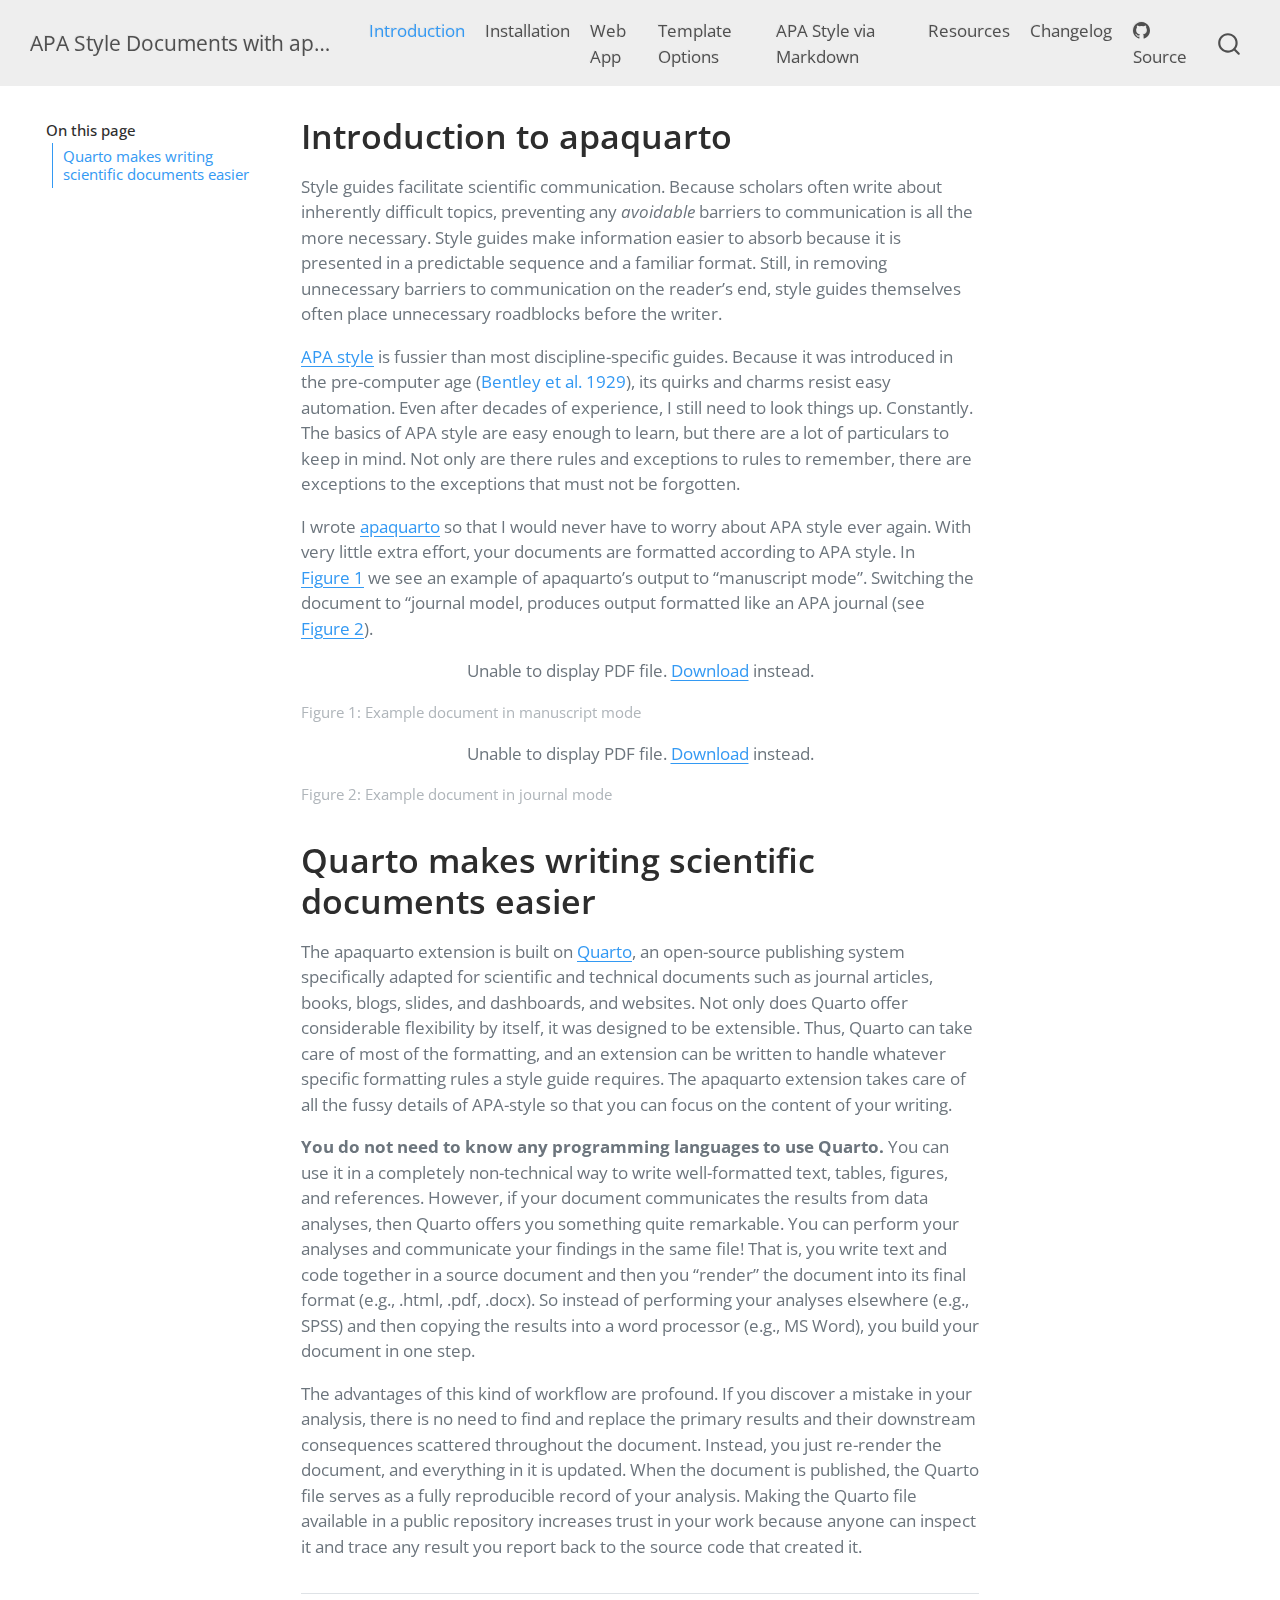
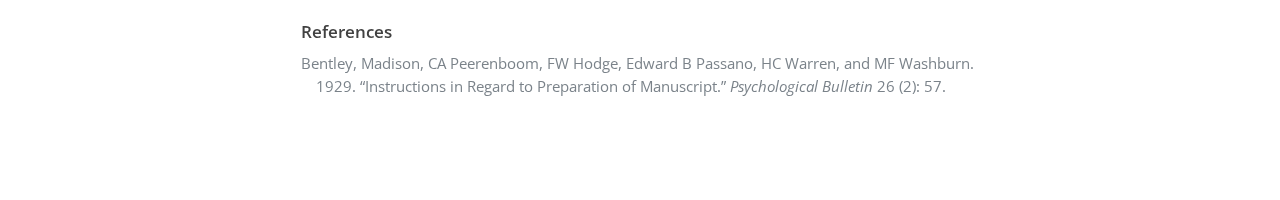
<file: docs/index.html>
<!DOCTYPE html>
<html xmlns="http://www.w3.org/1999/xhtml" lang="en" xml:lang="en"><head>

<meta charset="utf-8">
<meta name="generator" content="quarto-1.7.32">

<meta name="viewport" content="width=device-width, initial-scale=1.0, user-scalable=yes">


<title>Introduction to apaquarto – APA Style Documents with apaquarto</title>
<style>
code{white-space: pre-wrap;}
span.smallcaps{font-variant: small-caps;}
div.columns{display: flex; gap: min(4vw, 1.5em);}
div.column{flex: auto; overflow-x: auto;}
div.hanging-indent{margin-left: 1.5em; text-indent: -1.5em;}
ul.task-list{list-style: none;}
ul.task-list li input[type="checkbox"] {
  width: 0.8em;
  margin: 0 0.8em 0.2em -1em; /* quarto-specific, see https://github.com/quarto-dev/quarto-cli/issues/4556 */ 
  vertical-align: middle;
}
/* CSS for citations */
div.csl-bib-body { }
div.csl-entry {
  clear: both;
  margin-bottom: 0em;
}
.hanging-indent div.csl-entry {
  margin-left:2em;
  text-indent:-2em;
}
div.csl-left-margin {
  min-width:2em;
  float:left;
}
div.csl-right-inline {
  margin-left:2em;
  padding-left:1em;
}
div.csl-indent {
  margin-left: 2em;
}</style>


<script src="site_libs/quarto-nav/quarto-nav.js"></script>
<script src="site_libs/quarto-nav/headroom.min.js"></script>
<script src="site_libs/clipboard/clipboard.min.js"></script>
<script src="site_libs/quarto-search/autocomplete.umd.js"></script>
<script src="site_libs/quarto-search/fuse.min.js"></script>
<script src="site_libs/quarto-search/quarto-search.js"></script>
<meta name="quarto:offset" content="./">
<script src="site_libs/quarto-html/quarto.js" type="module"></script>
<script src="site_libs/quarto-html/tabsets/tabsets.js" type="module"></script>
<script src="site_libs/quarto-html/popper.min.js"></script>
<script src="site_libs/quarto-html/tippy.umd.min.js"></script>
<script src="site_libs/quarto-html/anchor.min.js"></script>
<link href="site_libs/quarto-html/tippy.css" rel="stylesheet">
<link href="site_libs/quarto-html/quarto-syntax-highlighting-37eea08aefeeee20ff55810ff984fec1.css" rel="stylesheet" id="quarto-text-highlighting-styles">
<script src="site_libs/bootstrap/bootstrap.min.js"></script>
<link href="site_libs/bootstrap/bootstrap-icons.css" rel="stylesheet">
<link href="site_libs/bootstrap/bootstrap-1f41107236bd320b13bcc3cd74ed15d5.min.css" rel="stylesheet" append-hash="true" id="quarto-bootstrap" data-mode="light">
<script id="quarto-search-options" type="application/json">{
  "location": "navbar",
  "copy-button": false,
  "collapse-after": 3,
  "panel-placement": "end",
  "type": "overlay",
  "limit": 50,
  "keyboard-shortcut": [
    "f",
    "/",
    "s"
  ],
  "show-item-context": false,
  "language": {
    "search-no-results-text": "No results",
    "search-matching-documents-text": "matching documents",
    "search-copy-link-title": "Copy link to search",
    "search-hide-matches-text": "Hide additional matches",
    "search-more-match-text": "more match in this document",
    "search-more-matches-text": "more matches in this document",
    "search-clear-button-title": "Clear",
    "search-text-placeholder": "",
    "search-detached-cancel-button-title": "Cancel",
    "search-submit-button-title": "Submit",
    "search-label": "Search"
  }
}</script>


</head>

<body class="floating nav-fixed quarto-light">

<div id="quarto-search-results"></div>
  <header id="quarto-header" class="headroom fixed-top">
    <nav class="navbar navbar-expand-lg " data-bs-theme="dark">
      <div class="navbar-container container-fluid">
      <div class="navbar-brand-container mx-auto">
    <a class="navbar-brand" href="./index.html">
    <span class="navbar-title">APA Style Documents with apaquarto</span>
    </a>
  </div>
            <div id="quarto-search" class="" title="Search"></div>
          <button class="navbar-toggler" type="button" data-bs-toggle="collapse" data-bs-target="#navbarCollapse" aria-controls="navbarCollapse" role="menu" aria-expanded="false" aria-label="Toggle navigation" onclick="if (window.quartoToggleHeadroom) { window.quartoToggleHeadroom(); }">
  <span class="navbar-toggler-icon"></span>
</button>
          <div class="collapse navbar-collapse" id="navbarCollapse">
            <ul class="navbar-nav navbar-nav-scroll me-auto">
  <li class="nav-item">
    <a class="nav-link active" href="./index.html" aria-current="page"> 
<span class="menu-text">Introduction</span></a>
  </li>  
  <li class="nav-item">
    <a class="nav-link" href="./installation.html"> 
<span class="menu-text">Installation</span></a>
  </li>  
  <li class="nav-item">
    <a class="nav-link" href="./apashiny.html"> 
<span class="menu-text">Web App</span></a>
  </li>  
  <li class="nav-item">
    <a class="nav-link" href="./options.html"> 
<span class="menu-text">Template Options</span></a>
  </li>  
  <li class="nav-item">
    <a class="nav-link" href="./writing.html"> 
<span class="menu-text">APA Style via Markdown</span></a>
  </li>  
  <li class="nav-item">
    <a class="nav-link" href="./resources.html"> 
<span class="menu-text">Resources</span></a>
  </li>  
  <li class="nav-item">
    <a class="nav-link" href="./changelog.html"> 
<span class="menu-text">Changelog</span></a>
  </li>  
</ul>
            <ul class="navbar-nav navbar-nav-scroll ms-auto">
  <li class="nav-item">
    <a class="nav-link" href="https://github.com/wjschne/apaquarto"> <i class="bi bi-github" role="img">
</i> 
<span class="menu-text">Source</span></a>
  </li>  
</ul>
          </div> <!-- /navcollapse -->
            <div class="quarto-navbar-tools">
</div>
      </div> <!-- /container-fluid -->
    </nav>
</header>
<!-- content -->
<div id="quarto-content" class="quarto-container page-columns page-rows-contents page-layout-article page-navbar">
<!-- sidebar -->
  <nav id="quarto-sidebar" class="sidebar collapse collapse-horizontal quarto-sidebar-collapse-item sidebar-navigation floating overflow-auto">
    <nav id="TOC" role="doc-toc" class="toc-active">
    <h2 id="toc-title">On this page</h2>
   
  <ul>
  <li><a href="#quarto-makes-writing-scientific-documents-easier" id="toc-quarto-makes-writing-scientific-documents-easier" class="nav-link active" data-scroll-target="#quarto-makes-writing-scientific-documents-easier">Quarto makes writing scientific documents easier</a></li>
  </ul>
</nav>
</nav>
<div id="quarto-sidebar-glass" class="quarto-sidebar-collapse-item" data-bs-toggle="collapse" data-bs-target=".quarto-sidebar-collapse-item"></div>
<!-- margin-sidebar -->
    <div id="quarto-margin-sidebar" class="sidebar margin-sidebar zindex-bottom">
    </div>
<!-- main -->
<main class="content" id="quarto-document-content">

<header id="title-block-header" class="quarto-title-block default">
<div class="quarto-title">
<h1 class="title">Introduction to apaquarto</h1>
</div>



<div class="quarto-title-meta">

    
  
    
  </div>
  


</header>


<p>Style guides facilitate scientific communication. Because scholars often write about inherently difficult topics, preventing any <em>avoidable</em> barriers to communication is all the more necessary. Style guides make information easier to absorb because it is presented in a predictable sequence and a familiar format. Still, in removing unnecessary barriers to communication on the reader’s end, style guides themselves often place unnecessary roadblocks before the writer.</p>
<p><a href="https://apastyle.apa.org/">APA style</a> is fussier than most discipline-specific guides. Because it was introduced in the pre-computer age <span class="citation" data-cites="bentley1929instructions">(<a href="#ref-bentley1929instructions" role="doc-biblioref">Bentley et al. 1929</a>)</span>, its quirks and charms resist easy automation. Even after decades of experience, I still need to look things up. Constantly. The basics of APA style are easy enough to learn, but there are a lot of particulars to keep in mind. Not only are there rules and exceptions to rules to remember, there are exceptions to the exceptions that must not be forgotten.</p>
<p>I wrote <a href="https://github.com/wjschne/apaquarto">apaquarto</a> so that I would never have to worry about APA style ever again. With very little extra effort, your documents are formatted according to APA style. In <a href="#fig-manuscript" class="quarto-xref">Figure&nbsp;1</a> we see an example of apaquarto’s output to “manuscript mode”. Switching the document to “journal model, produces output formatted like an APA journal (see <a href="#fig-journal" class="quarto-xref">Figure&nbsp;2</a>).</p>
<div id="fig-manuscript" class="quarto-float quarto-figure quarto-figure-center anchored">
<figure class="quarto-float quarto-float-fig figure">
<div aria-describedby="fig-manuscript-caption-0ceaefa1-69ba-4598-a22c-09a6ac19f8ca">
<object data="example_manuscript.pdf" type="application/pdf" width="100%" height="800" '=""><p>Unable to display PDF file. <a href="example_manuscript.pdf">Download</a> instead.</p></object>
</div>
<figcaption class="quarto-float-caption-bottom quarto-float-caption quarto-float-fig" id="fig-manuscript-caption-0ceaefa1-69ba-4598-a22c-09a6ac19f8ca">
Figure&nbsp;1: Example document in manuscript mode
</figcaption>
</figure>
</div>
<div id="fig-journal" class="quarto-float quarto-figure quarto-figure-center anchored">
<figure class="quarto-float quarto-float-fig figure">
<div aria-describedby="fig-journal-caption-0ceaefa1-69ba-4598-a22c-09a6ac19f8ca">
<object data="example_journal.pdf" type="application/pdf" width="100%" height="800" '=""><p>Unable to display PDF file. <a href="example_journal.pdf">Download</a> instead.</p></object>
</div>
<figcaption class="quarto-float-caption-bottom quarto-float-caption quarto-float-fig" id="fig-journal-caption-0ceaefa1-69ba-4598-a22c-09a6ac19f8ca">
Figure&nbsp;2: Example document in journal mode
</figcaption>
</figure>
</div>
<section id="quarto-makes-writing-scientific-documents-easier" class="level1">
<h1>Quarto makes writing scientific documents easier</h1>
<p>The apaquarto extension is built on <a href="https://quarto.org/">Quarto</a>, an open-source publishing system specifically adapted for scientific and technical documents such as journal articles, books, blogs, slides, and dashboards, and websites. Not only does Quarto offer considerable flexibility by itself, it was designed to be extensible. Thus, Quarto can take care of most of the formatting, and an extension can be written to handle whatever specific formatting rules a style guide requires. The apaquarto extension takes care of all the fussy details of APA-style so that you can focus on the content of your writing.</p>
<p><strong>You do not need to know any programming languages to use Quarto.</strong> You can use it in a completely non-technical way to write well-formatted text, tables, figures, and references. However, if your document communicates the results from data analyses, then Quarto offers you something quite remarkable. You can perform your analyses and communicate your findings in the same file! That is, you write text and code together in a source document and then you “render” the document into its final format (e.g., .html, .pdf, .docx). So instead of performing your analyses elsewhere (e.g., SPSS) and then copying the results into a word processor (e.g., MS Word), you build your document in one step.</p>
<p>The advantages of this kind of workflow are profound. If you discover a mistake in your analysis, there is no need to find and replace the primary results and their downstream consequences scattered throughout the document. Instead, you just re-render the document, and everything in it is updated. When the document is published, the Quarto file serves as a fully reproducible record of your analysis. Making the Quarto file available in a public repository increases trust in your work because anyone can inspect it and trace any result you report back to the source code that created it.</p>



</section>

<div id="quarto-appendix" class="default"><section class="quarto-appendix-contents" role="doc-bibliography" id="quarto-bibliography"><h2 class="anchored quarto-appendix-heading">References</h2><div id="refs" class="references csl-bib-body hanging-indent" data-entry-spacing="0" role="list">
<div id="ref-bentley1929instructions" class="csl-entry" role="listitem">
Bentley, Madison, CA Peerenboom, FW Hodge, Edward B Passano, HC Warren, and MF Washburn. 1929. <span>“Instructions in Regard to Preparation of Manuscript.”</span> <em>Psychological Bulletin</em> 26 (2): 57.
</div>
</div></section></div></main> <!-- /main -->
<script id="quarto-html-after-body" type="application/javascript">
  window.document.addEventListener("DOMContentLoaded", function (event) {
    const icon = "";
    const anchorJS = new window.AnchorJS();
    anchorJS.options = {
      placement: 'right',
      icon: icon
    };
    anchorJS.add('.anchored');
    const isCodeAnnotation = (el) => {
      for (const clz of el.classList) {
        if (clz.startsWith('code-annotation-')) {                     
          return true;
        }
      }
      return false;
    }
    const onCopySuccess = function(e) {
      // button target
      const button = e.trigger;
      // don't keep focus
      button.blur();
      // flash "checked"
      button.classList.add('code-copy-button-checked');
      var currentTitle = button.getAttribute("title");
      button.setAttribute("title", "Copied!");
      let tooltip;
      if (window.bootstrap) {
        button.setAttribute("data-bs-toggle", "tooltip");
        button.setAttribute("data-bs-placement", "left");
        button.setAttribute("data-bs-title", "Copied!");
        tooltip = new bootstrap.Tooltip(button, 
          { trigger: "manual", 
            customClass: "code-copy-button-tooltip",
            offset: [0, -8]});
        tooltip.show();    
      }
      setTimeout(function() {
        if (tooltip) {
          tooltip.hide();
          button.removeAttribute("data-bs-title");
          button.removeAttribute("data-bs-toggle");
          button.removeAttribute("data-bs-placement");
        }
        button.setAttribute("title", currentTitle);
        button.classList.remove('code-copy-button-checked');
      }, 1000);
      // clear code selection
      e.clearSelection();
    }
    const getTextToCopy = function(trigger) {
        const codeEl = trigger.previousElementSibling.cloneNode(true);
        for (const childEl of codeEl.children) {
          if (isCodeAnnotation(childEl)) {
            childEl.remove();
          }
        }
        return codeEl.innerText;
    }
    const clipboard = new window.ClipboardJS('.code-copy-button:not([data-in-quarto-modal])', {
      text: getTextToCopy
    });
    clipboard.on('success', onCopySuccess);
    if (window.document.getElementById('quarto-embedded-source-code-modal')) {
      const clipboardModal = new window.ClipboardJS('.code-copy-button[data-in-quarto-modal]', {
        text: getTextToCopy,
        container: window.document.getElementById('quarto-embedded-source-code-modal')
      });
      clipboardModal.on('success', onCopySuccess);
    }
      var localhostRegex = new RegExp(/^(?:http|https):\/\/localhost\:?[0-9]*\//);
      var mailtoRegex = new RegExp(/^mailto:/);
        var filterRegex = new RegExp('/' + window.location.host + '/');
      var isInternal = (href) => {
          return filterRegex.test(href) || localhostRegex.test(href) || mailtoRegex.test(href);
      }
      // Inspect non-navigation links and adorn them if external
     var links = window.document.querySelectorAll('a[href]:not(.nav-link):not(.navbar-brand):not(.toc-action):not(.sidebar-link):not(.sidebar-item-toggle):not(.pagination-link):not(.no-external):not([aria-hidden]):not(.dropdown-item):not(.quarto-navigation-tool):not(.about-link)');
      for (var i=0; i<links.length; i++) {
        const link = links[i];
        if (!isInternal(link.href)) {
          // undo the damage that might have been done by quarto-nav.js in the case of
          // links that we want to consider external
          if (link.dataset.originalHref !== undefined) {
            link.href = link.dataset.originalHref;
          }
        }
      }
    function tippyHover(el, contentFn, onTriggerFn, onUntriggerFn) {
      const config = {
        allowHTML: true,
        maxWidth: 500,
        delay: 100,
        arrow: false,
        appendTo: function(el) {
            return el.parentElement;
        },
        interactive: true,
        interactiveBorder: 10,
        theme: 'quarto',
        placement: 'bottom-start',
      };
      if (contentFn) {
        config.content = contentFn;
      }
      if (onTriggerFn) {
        config.onTrigger = onTriggerFn;
      }
      if (onUntriggerFn) {
        config.onUntrigger = onUntriggerFn;
      }
      window.tippy(el, config); 
    }
    const noterefs = window.document.querySelectorAll('a[role="doc-noteref"]');
    for (var i=0; i<noterefs.length; i++) {
      const ref = noterefs[i];
      tippyHover(ref, function() {
        // use id or data attribute instead here
        let href = ref.getAttribute('data-footnote-href') || ref.getAttribute('href');
        try { href = new URL(href).hash; } catch {}
        const id = href.replace(/^#\/?/, "");
        const note = window.document.getElementById(id);
        if (note) {
          return note.innerHTML;
        } else {
          return "";
        }
      });
    }
    const xrefs = window.document.querySelectorAll('a.quarto-xref');
    const processXRef = (id, note) => {
      // Strip column container classes
      const stripColumnClz = (el) => {
        el.classList.remove("page-full", "page-columns");
        if (el.children) {
          for (const child of el.children) {
            stripColumnClz(child);
          }
        }
      }
      stripColumnClz(note)
      if (id === null || id.startsWith('sec-')) {
        // Special case sections, only their first couple elements
        const container = document.createElement("div");
        if (note.children && note.children.length > 2) {
          container.appendChild(note.children[0].cloneNode(true));
          for (let i = 1; i < note.children.length; i++) {
            const child = note.children[i];
            if (child.tagName === "P" && child.innerText === "") {
              continue;
            } else {
              container.appendChild(child.cloneNode(true));
              break;
            }
          }
          if (window.Quarto?.typesetMath) {
            window.Quarto.typesetMath(container);
          }
          return container.innerHTML
        } else {
          if (window.Quarto?.typesetMath) {
            window.Quarto.typesetMath(note);
          }
          return note.innerHTML;
        }
      } else {
        // Remove any anchor links if they are present
        const anchorLink = note.querySelector('a.anchorjs-link');
        if (anchorLink) {
          anchorLink.remove();
        }
        if (window.Quarto?.typesetMath) {
          window.Quarto.typesetMath(note);
        }
        if (note.classList.contains("callout")) {
          return note.outerHTML;
        } else {
          return note.innerHTML;
        }
      }
    }
    for (var i=0; i<xrefs.length; i++) {
      const xref = xrefs[i];
      tippyHover(xref, undefined, function(instance) {
        instance.disable();
        let url = xref.getAttribute('href');
        let hash = undefined; 
        if (url.startsWith('#')) {
          hash = url;
        } else {
          try { hash = new URL(url).hash; } catch {}
        }
        if (hash) {
          const id = hash.replace(/^#\/?/, "");
          const note = window.document.getElementById(id);
          if (note !== null) {
            try {
              const html = processXRef(id, note.cloneNode(true));
              instance.setContent(html);
            } finally {
              instance.enable();
              instance.show();
            }
          } else {
            // See if we can fetch this
            fetch(url.split('#')[0])
            .then(res => res.text())
            .then(html => {
              const parser = new DOMParser();
              const htmlDoc = parser.parseFromString(html, "text/html");
              const note = htmlDoc.getElementById(id);
              if (note !== null) {
                const html = processXRef(id, note);
                instance.setContent(html);
              } 
            }).finally(() => {
              instance.enable();
              instance.show();
            });
          }
        } else {
          // See if we can fetch a full url (with no hash to target)
          // This is a special case and we should probably do some content thinning / targeting
          fetch(url)
          .then(res => res.text())
          .then(html => {
            const parser = new DOMParser();
            const htmlDoc = parser.parseFromString(html, "text/html");
            const note = htmlDoc.querySelector('main.content');
            if (note !== null) {
              // This should only happen for chapter cross references
              // (since there is no id in the URL)
              // remove the first header
              if (note.children.length > 0 && note.children[0].tagName === "HEADER") {
                note.children[0].remove();
              }
              const html = processXRef(null, note);
              instance.setContent(html);
            } 
          }).finally(() => {
            instance.enable();
            instance.show();
          });
        }
      }, function(instance) {
      });
    }
        let selectedAnnoteEl;
        const selectorForAnnotation = ( cell, annotation) => {
          let cellAttr = 'data-code-cell="' + cell + '"';
          let lineAttr = 'data-code-annotation="' +  annotation + '"';
          const selector = 'span[' + cellAttr + '][' + lineAttr + ']';
          return selector;
        }
        const selectCodeLines = (annoteEl) => {
          const doc = window.document;
          const targetCell = annoteEl.getAttribute("data-target-cell");
          const targetAnnotation = annoteEl.getAttribute("data-target-annotation");
          const annoteSpan = window.document.querySelector(selectorForAnnotation(targetCell, targetAnnotation));
          const lines = annoteSpan.getAttribute("data-code-lines").split(",");
          const lineIds = lines.map((line) => {
            return targetCell + "-" + line;
          })
          let top = null;
          let height = null;
          let parent = null;
          if (lineIds.length > 0) {
              //compute the position of the single el (top and bottom and make a div)
              const el = window.document.getElementById(lineIds[0]);
              top = el.offsetTop;
              height = el.offsetHeight;
              parent = el.parentElement.parentElement;
            if (lineIds.length > 1) {
              const lastEl = window.document.getElementById(lineIds[lineIds.length - 1]);
              const bottom = lastEl.offsetTop + lastEl.offsetHeight;
              height = bottom - top;
            }
            if (top !== null && height !== null && parent !== null) {
              // cook up a div (if necessary) and position it 
              let div = window.document.getElementById("code-annotation-line-highlight");
              if (div === null) {
                div = window.document.createElement("div");
                div.setAttribute("id", "code-annotation-line-highlight");
                div.style.position = 'absolute';
                parent.appendChild(div);
              }
              div.style.top = top - 2 + "px";
              div.style.height = height + 4 + "px";
              div.style.left = 0;
              let gutterDiv = window.document.getElementById("code-annotation-line-highlight-gutter");
              if (gutterDiv === null) {
                gutterDiv = window.document.createElement("div");
                gutterDiv.setAttribute("id", "code-annotation-line-highlight-gutter");
                gutterDiv.style.position = 'absolute';
                const codeCell = window.document.getElementById(targetCell);
                const gutter = codeCell.querySelector('.code-annotation-gutter');
                gutter.appendChild(gutterDiv);
              }
              gutterDiv.style.top = top - 2 + "px";
              gutterDiv.style.height = height + 4 + "px";
            }
            selectedAnnoteEl = annoteEl;
          }
        };
        const unselectCodeLines = () => {
          const elementsIds = ["code-annotation-line-highlight", "code-annotation-line-highlight-gutter"];
          elementsIds.forEach((elId) => {
            const div = window.document.getElementById(elId);
            if (div) {
              div.remove();
            }
          });
          selectedAnnoteEl = undefined;
        };
          // Handle positioning of the toggle
      window.addEventListener(
        "resize",
        throttle(() => {
          elRect = undefined;
          if (selectedAnnoteEl) {
            selectCodeLines(selectedAnnoteEl);
          }
        }, 10)
      );
      function throttle(fn, ms) {
      let throttle = false;
      let timer;
        return (...args) => {
          if(!throttle) { // first call gets through
              fn.apply(this, args);
              throttle = true;
          } else { // all the others get throttled
              if(timer) clearTimeout(timer); // cancel #2
              timer = setTimeout(() => {
                fn.apply(this, args);
                timer = throttle = false;
              }, ms);
          }
        };
      }
        // Attach click handler to the DT
        const annoteDls = window.document.querySelectorAll('dt[data-target-cell]');
        for (const annoteDlNode of annoteDls) {
          annoteDlNode.addEventListener('click', (event) => {
            const clickedEl = event.target;
            if (clickedEl !== selectedAnnoteEl) {
              unselectCodeLines();
              const activeEl = window.document.querySelector('dt[data-target-cell].code-annotation-active');
              if (activeEl) {
                activeEl.classList.remove('code-annotation-active');
              }
              selectCodeLines(clickedEl);
              clickedEl.classList.add('code-annotation-active');
            } else {
              // Unselect the line
              unselectCodeLines();
              clickedEl.classList.remove('code-annotation-active');
            }
          });
        }
    const findCites = (el) => {
      const parentEl = el.parentElement;
      if (parentEl) {
        const cites = parentEl.dataset.cites;
        if (cites) {
          return {
            el,
            cites: cites.split(' ')
          };
        } else {
          return findCites(el.parentElement)
        }
      } else {
        return undefined;
      }
    };
    var bibliorefs = window.document.querySelectorAll('a[role="doc-biblioref"]');
    for (var i=0; i<bibliorefs.length; i++) {
      const ref = bibliorefs[i];
      const citeInfo = findCites(ref);
      if (citeInfo) {
        tippyHover(citeInfo.el, function() {
          var popup = window.document.createElement('div');
          citeInfo.cites.forEach(function(cite) {
            var citeDiv = window.document.createElement('div');
            citeDiv.classList.add('hanging-indent');
            citeDiv.classList.add('csl-entry');
            var biblioDiv = window.document.getElementById('ref-' + cite);
            if (biblioDiv) {
              citeDiv.innerHTML = biblioDiv.innerHTML;
            }
            popup.appendChild(citeDiv);
          });
          return popup.innerHTML;
        });
      }
    }
  });
  </script>
</div> <!-- /content -->




</body></html>
</file>
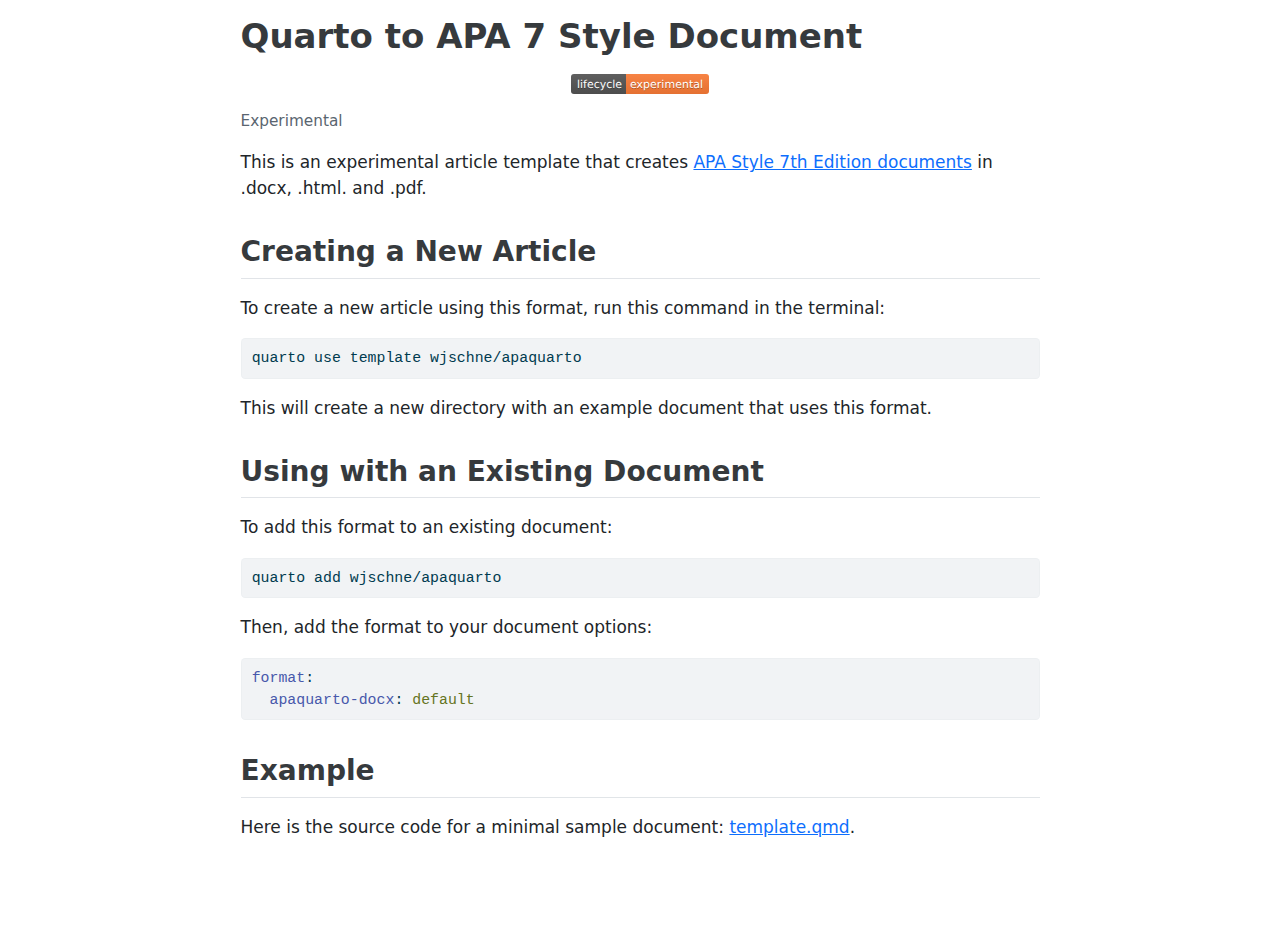
<file: README.html>
<!DOCTYPE html>
<html xmlns="http://www.w3.org/1999/xhtml" lang="en" xml:lang="en"><head>

<meta charset="utf-8">
<meta name="generator" content="quarto-1.3.272">

<meta name="viewport" content="width=device-width, initial-scale=1.0, user-scalable=yes">


<title>Quarto to APA 7 Style Document</title>
<style>
code{white-space: pre-wrap;}
span.smallcaps{font-variant: small-caps;}
div.columns{display: flex; gap: min(4vw, 1.5em);}
div.column{flex: auto; overflow-x: auto;}
div.hanging-indent{margin-left: 1.5em; text-indent: -1.5em;}
ul.task-list{list-style: none;}
ul.task-list li input[type="checkbox"] {
  width: 0.8em;
  margin: 0 0.8em 0.2em -1em; /* quarto-specific, see https://github.com/quarto-dev/quarto-cli/issues/4556 */ 
  vertical-align: middle;
}
/* CSS for syntax highlighting */
pre > code.sourceCode { white-space: pre; position: relative; }
pre > code.sourceCode > span { display: inline-block; line-height: 1.25; }
pre > code.sourceCode > span:empty { height: 1.2em; }
.sourceCode { overflow: visible; }
code.sourceCode > span { color: inherit; text-decoration: inherit; }
div.sourceCode { margin: 1em 0; }
pre.sourceCode { margin: 0; }
@media screen {
div.sourceCode { overflow: auto; }
}
@media print {
pre > code.sourceCode { white-space: pre-wrap; }
pre > code.sourceCode > span { text-indent: -5em; padding-left: 5em; }
}
pre.numberSource code
  { counter-reset: source-line 0; }
pre.numberSource code > span
  { position: relative; left: -4em; counter-increment: source-line; }
pre.numberSource code > span > a:first-child::before
  { content: counter(source-line);
    position: relative; left: -1em; text-align: right; vertical-align: baseline;
    border: none; display: inline-block;
    -webkit-touch-callout: none; -webkit-user-select: none;
    -khtml-user-select: none; -moz-user-select: none;
    -ms-user-select: none; user-select: none;
    padding: 0 4px; width: 4em;
  }
pre.numberSource { margin-left: 3em;  padding-left: 4px; }
div.sourceCode
  {   }
@media screen {
pre > code.sourceCode > span > a:first-child::before { text-decoration: underline; }
}
</style>


<script src="README_files/libs/clipboard/clipboard.min.js"></script>
<script src="README_files/libs/quarto-html/quarto.js"></script>
<script src="README_files/libs/quarto-html/popper.min.js"></script>
<script src="README_files/libs/quarto-html/tippy.umd.min.js"></script>
<script src="README_files/libs/quarto-html/anchor.min.js"></script>
<link href="README_files/libs/quarto-html/tippy.css" rel="stylesheet">
<link href="README_files/libs/quarto-html/quarto-syntax-highlighting.css" rel="stylesheet" id="quarto-text-highlighting-styles">
<script src="README_files/libs/bootstrap/bootstrap.min.js"></script>
<link href="README_files/libs/bootstrap/bootstrap-icons.css" rel="stylesheet">
<link href="README_files/libs/bootstrap/bootstrap.min.css" rel="stylesheet" id="quarto-bootstrap" data-mode="light">


</head>

<body class="fullcontent">

<div id="quarto-content" class="page-columns page-rows-contents page-layout-article">

<main class="content" id="quarto-document-content">

<header id="title-block-header" class="quarto-title-block default">
<div class="quarto-title">
<h1 class="title">Quarto to APA 7 Style Document</h1>
</div>



<div class="quarto-title-meta">

    
  
    
  </div>
  

</header>

<div class="quarto-figure quarto-figure-center">
<figure class="figure">
<p><img src="lifecycle-experimental.svg" class="quarto-discovered-preview-image img-fluid figure-img"></p>
<p></p><figcaption class="figure-caption">Experimental</figcaption><p></p>
</figure>
</div>
<p>This is an experimental article template that creates <a href="https://apastyle.apa.org/">APA Style 7th Edition documents</a> in .docx, .html. and .pdf.</p>
<section id="creating-a-new-article" class="level2">
<h2 class="anchored" data-anchor-id="creating-a-new-article">Creating a New Article</h2>
<p>To create a new article using this format, run this command in the terminal:</p>
<div class="sourceCode" id="cb1"><pre class="sourceCode bash code-with-copy"><code class="sourceCode bash"><span id="cb1-1"><a href="#cb1-1" aria-hidden="true" tabindex="-1"></a><span class="ex">quarto</span> use template wjschne/apaquarto</span></code><button title="Copy to Clipboard" class="code-copy-button"><i class="bi"></i></button></pre></div>
<p>This will create a new directory with an example document that uses this format.</p>
</section>
<section id="using-with-an-existing-document" class="level2">
<h2 class="anchored" data-anchor-id="using-with-an-existing-document">Using with an Existing Document</h2>
<p>To add this format to an existing document:</p>
<div class="sourceCode" id="cb2"><pre class="sourceCode bash code-with-copy"><code class="sourceCode bash"><span id="cb2-1"><a href="#cb2-1" aria-hidden="true" tabindex="-1"></a><span class="ex">quarto</span> add wjschne/apaquarto</span></code><button title="Copy to Clipboard" class="code-copy-button"><i class="bi"></i></button></pre></div>
<p>Then, add the format to your document options:</p>
<div class="sourceCode" id="cb3"><pre class="sourceCode yaml code-with-copy"><code class="sourceCode yaml"><span id="cb3-1"><a href="#cb3-1" aria-hidden="true" tabindex="-1"></a><span class="fu">format</span><span class="kw">:</span></span>
<span id="cb3-2"><a href="#cb3-2" aria-hidden="true" tabindex="-1"></a><span class="at">  </span><span class="fu">apaquarto-docx</span><span class="kw">:</span><span class="at"> default</span></span></code><button title="Copy to Clipboard" class="code-copy-button"><i class="bi"></i></button></pre></div>
</section>
<section id="example" class="level2">
<h2 class="anchored" data-anchor-id="example">Example</h2>
<p>Here is the source code for a minimal sample document: <a href="template.qmd">template.qmd</a>.</p>
</section>

</main>
<!-- /main column -->
<script id="quarto-html-after-body" type="application/javascript">
window.document.addEventListener("DOMContentLoaded", function (event) {
  const toggleBodyColorMode = (bsSheetEl) => {
    const mode = bsSheetEl.getAttribute("data-mode");
    const bodyEl = window.document.querySelector("body");
    if (mode === "dark") {
      bodyEl.classList.add("quarto-dark");
      bodyEl.classList.remove("quarto-light");
    } else {
      bodyEl.classList.add("quarto-light");
      bodyEl.classList.remove("quarto-dark");
    }
  }
  const toggleBodyColorPrimary = () => {
    const bsSheetEl = window.document.querySelector("link#quarto-bootstrap");
    if (bsSheetEl) {
      toggleBodyColorMode(bsSheetEl);
    }
  }
  toggleBodyColorPrimary();  
  const icon = "";
  const anchorJS = new window.AnchorJS();
  anchorJS.options = {
    placement: 'right',
    icon: icon
  };
  anchorJS.add('.anchored');
  const isCodeAnnotation = (el) => {
    for (const clz of el.classList) {
      if (clz.startsWith('code-annotation-')) {                     
        return true;
      }
    }
    return false;
  }
  const clipboard = new window.ClipboardJS('.code-copy-button', {
    text: function(trigger) {
      const codeEl = trigger.previousElementSibling.cloneNode(true);
      for (const childEl of codeEl.children) {
        if (isCodeAnnotation(childEl)) {
          childEl.remove();
        }
      }
      return codeEl.innerText;
    }
  });
  clipboard.on('success', function(e) {
    // button target
    const button = e.trigger;
    // don't keep focus
    button.blur();
    // flash "checked"
    button.classList.add('code-copy-button-checked');
    var currentTitle = button.getAttribute("title");
    button.setAttribute("title", "Copied!");
    let tooltip;
    if (window.bootstrap) {
      button.setAttribute("data-bs-toggle", "tooltip");
      button.setAttribute("data-bs-placement", "left");
      button.setAttribute("data-bs-title", "Copied!");
      tooltip = new bootstrap.Tooltip(button, 
        { trigger: "manual", 
          customClass: "code-copy-button-tooltip",
          offset: [0, -8]});
      tooltip.show();    
    }
    setTimeout(function() {
      if (tooltip) {
        tooltip.hide();
        button.removeAttribute("data-bs-title");
        button.removeAttribute("data-bs-toggle");
        button.removeAttribute("data-bs-placement");
      }
      button.setAttribute("title", currentTitle);
      button.classList.remove('code-copy-button-checked');
    }, 1000);
    // clear code selection
    e.clearSelection();
  });
  function tippyHover(el, contentFn) {
    const config = {
      allowHTML: true,
      content: contentFn,
      maxWidth: 500,
      delay: 100,
      arrow: false,
      appendTo: function(el) {
          return el.parentElement;
      },
      interactive: true,
      interactiveBorder: 10,
      theme: 'quarto',
      placement: 'bottom-start'
    };
    window.tippy(el, config); 
  }
  const noterefs = window.document.querySelectorAll('a[role="doc-noteref"]');
  for (var i=0; i<noterefs.length; i++) {
    const ref = noterefs[i];
    tippyHover(ref, function() {
      // use id or data attribute instead here
      let href = ref.getAttribute('data-footnote-href') || ref.getAttribute('href');
      try { href = new URL(href).hash; } catch {}
      const id = href.replace(/^#\/?/, "");
      const note = window.document.getElementById(id);
      return note.innerHTML;
    });
  }
      let selectedAnnoteEl;
      const selectorForAnnotation = ( cell, annotation) => {
        let cellAttr = 'data-code-cell="' + cell + '"';
        let lineAttr = 'data-code-annotation="' +  annotation + '"';
        const selector = 'span[' + cellAttr + '][' + lineAttr + ']';
        return selector;
      }
      const selectCodeLines = (annoteEl) => {
        const doc = window.document;
        const targetCell = annoteEl.getAttribute("data-target-cell");
        const targetAnnotation = annoteEl.getAttribute("data-target-annotation");
        const annoteSpan = window.document.querySelector(selectorForAnnotation(targetCell, targetAnnotation));
        const lines = annoteSpan.getAttribute("data-code-lines").split(",");
        const lineIds = lines.map((line) => {
          return targetCell + "-" + line;
        })
        let top = null;
        let height = null;
        let parent = null;
        if (lineIds.length > 0) {
            //compute the position of the single el (top and bottom and make a div)
            const el = window.document.getElementById(lineIds[0]);
            top = el.offsetTop;
            height = el.offsetHeight;
            parent = el.parentElement.parentElement;
          if (lineIds.length > 1) {
            const lastEl = window.document.getElementById(lineIds[lineIds.length - 1]);
            const bottom = lastEl.offsetTop + lastEl.offsetHeight;
            height = bottom - top;
          }
          if (top !== null && height !== null && parent !== null) {
            // cook up a div (if necessary) and position it 
            let div = window.document.getElementById("code-annotation-line-highlight");
            if (div === null) {
              div = window.document.createElement("div");
              div.setAttribute("id", "code-annotation-line-highlight");
              div.style.position = 'absolute';
              parent.appendChild(div);
            }
            div.style.top = top - 2 + "px";
            div.style.height = height + 4 + "px";
            let gutterDiv = window.document.getElementById("code-annotation-line-highlight-gutter");
            if (gutterDiv === null) {
              gutterDiv = window.document.createElement("div");
              gutterDiv.setAttribute("id", "code-annotation-line-highlight-gutter");
              gutterDiv.style.position = 'absolute';
              const codeCell = window.document.getElementById(targetCell);
              const gutter = codeCell.querySelector('.code-annotation-gutter');
              gutter.appendChild(gutterDiv);
            }
            gutterDiv.style.top = top - 2 + "px";
            gutterDiv.style.height = height + 4 + "px";
          }
          selectedAnnoteEl = annoteEl;
        }
      };
      const unselectCodeLines = () => {
        const elementsIds = ["code-annotation-line-highlight", "code-annotation-line-highlight-gutter"];
        elementsIds.forEach((elId) => {
          const div = window.document.getElementById(elId);
          if (div) {
            div.remove();
          }
        });
        selectedAnnoteEl = undefined;
      };
      // Attach click handler to the DT
      const annoteDls = window.document.querySelectorAll('dt[data-target-cell]');
      for (const annoteDlNode of annoteDls) {
        annoteDlNode.addEventListener('click', (event) => {
          const clickedEl = event.target;
          if (clickedEl !== selectedAnnoteEl) {
            unselectCodeLines();
            const activeEl = window.document.querySelector('dt[data-target-cell].code-annotation-active');
            if (activeEl) {
              activeEl.classList.remove('code-annotation-active');
            }
            selectCodeLines(clickedEl);
            clickedEl.classList.add('code-annotation-active');
          } else {
            // Unselect the line
            unselectCodeLines();
            clickedEl.classList.remove('code-annotation-active');
          }
        });
      }
  const findCites = (el) => {
    const parentEl = el.parentElement;
    if (parentEl) {
      const cites = parentEl.dataset.cites;
      if (cites) {
        return {
          el,
          cites: cites.split(' ')
        };
      } else {
        return findCites(el.parentElement)
      }
    } else {
      return undefined;
    }
  };
  var bibliorefs = window.document.querySelectorAll('a[role="doc-biblioref"]');
  for (var i=0; i<bibliorefs.length; i++) {
    const ref = bibliorefs[i];
    const citeInfo = findCites(ref);
    if (citeInfo) {
      tippyHover(citeInfo.el, function() {
        var popup = window.document.createElement('div');
        citeInfo.cites.forEach(function(cite) {
          var citeDiv = window.document.createElement('div');
          citeDiv.classList.add('hanging-indent');
          citeDiv.classList.add('csl-entry');
          var biblioDiv = window.document.getElementById('ref-' + cite);
          if (biblioDiv) {
            citeDiv.innerHTML = biblioDiv.innerHTML;
          }
          popup.appendChild(citeDiv);
        });
        return popup.innerHTML;
      });
    }
  }
});
</script>
</div> <!-- /content -->



</body></html>
</file>
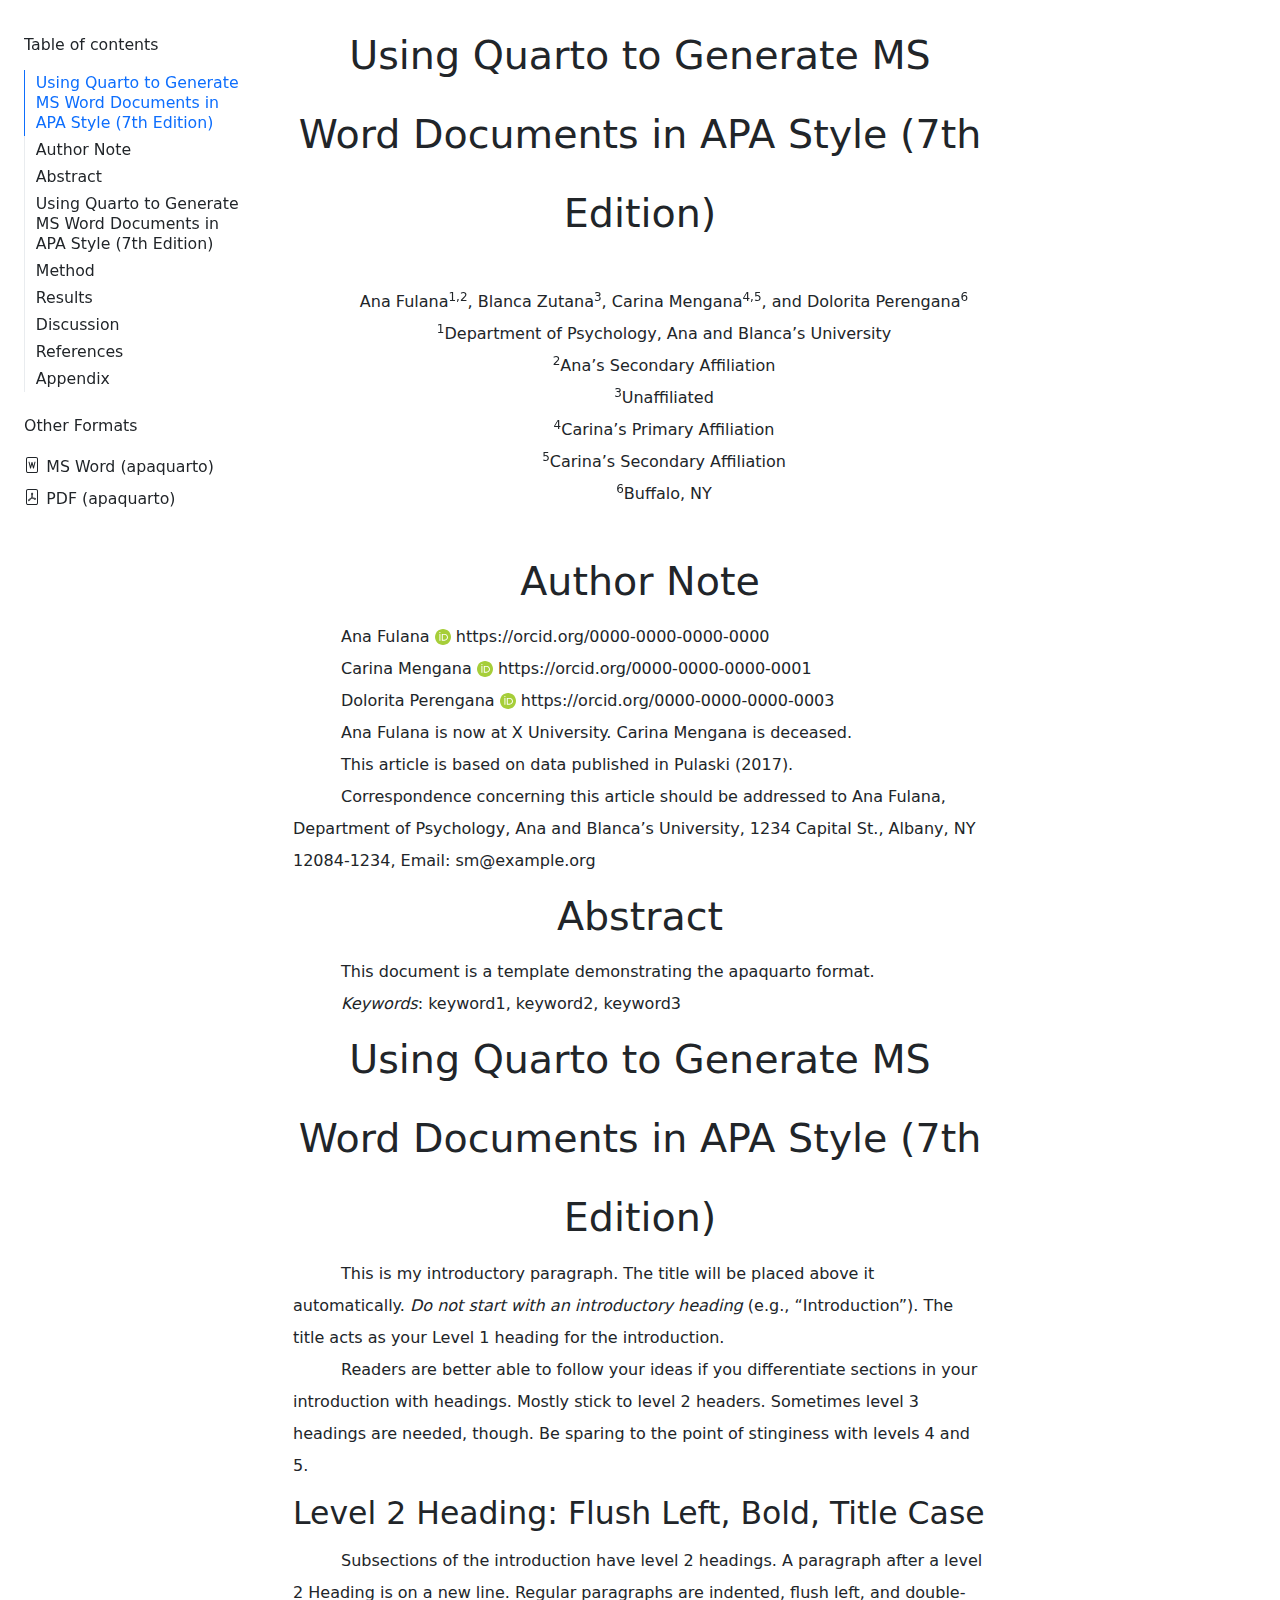
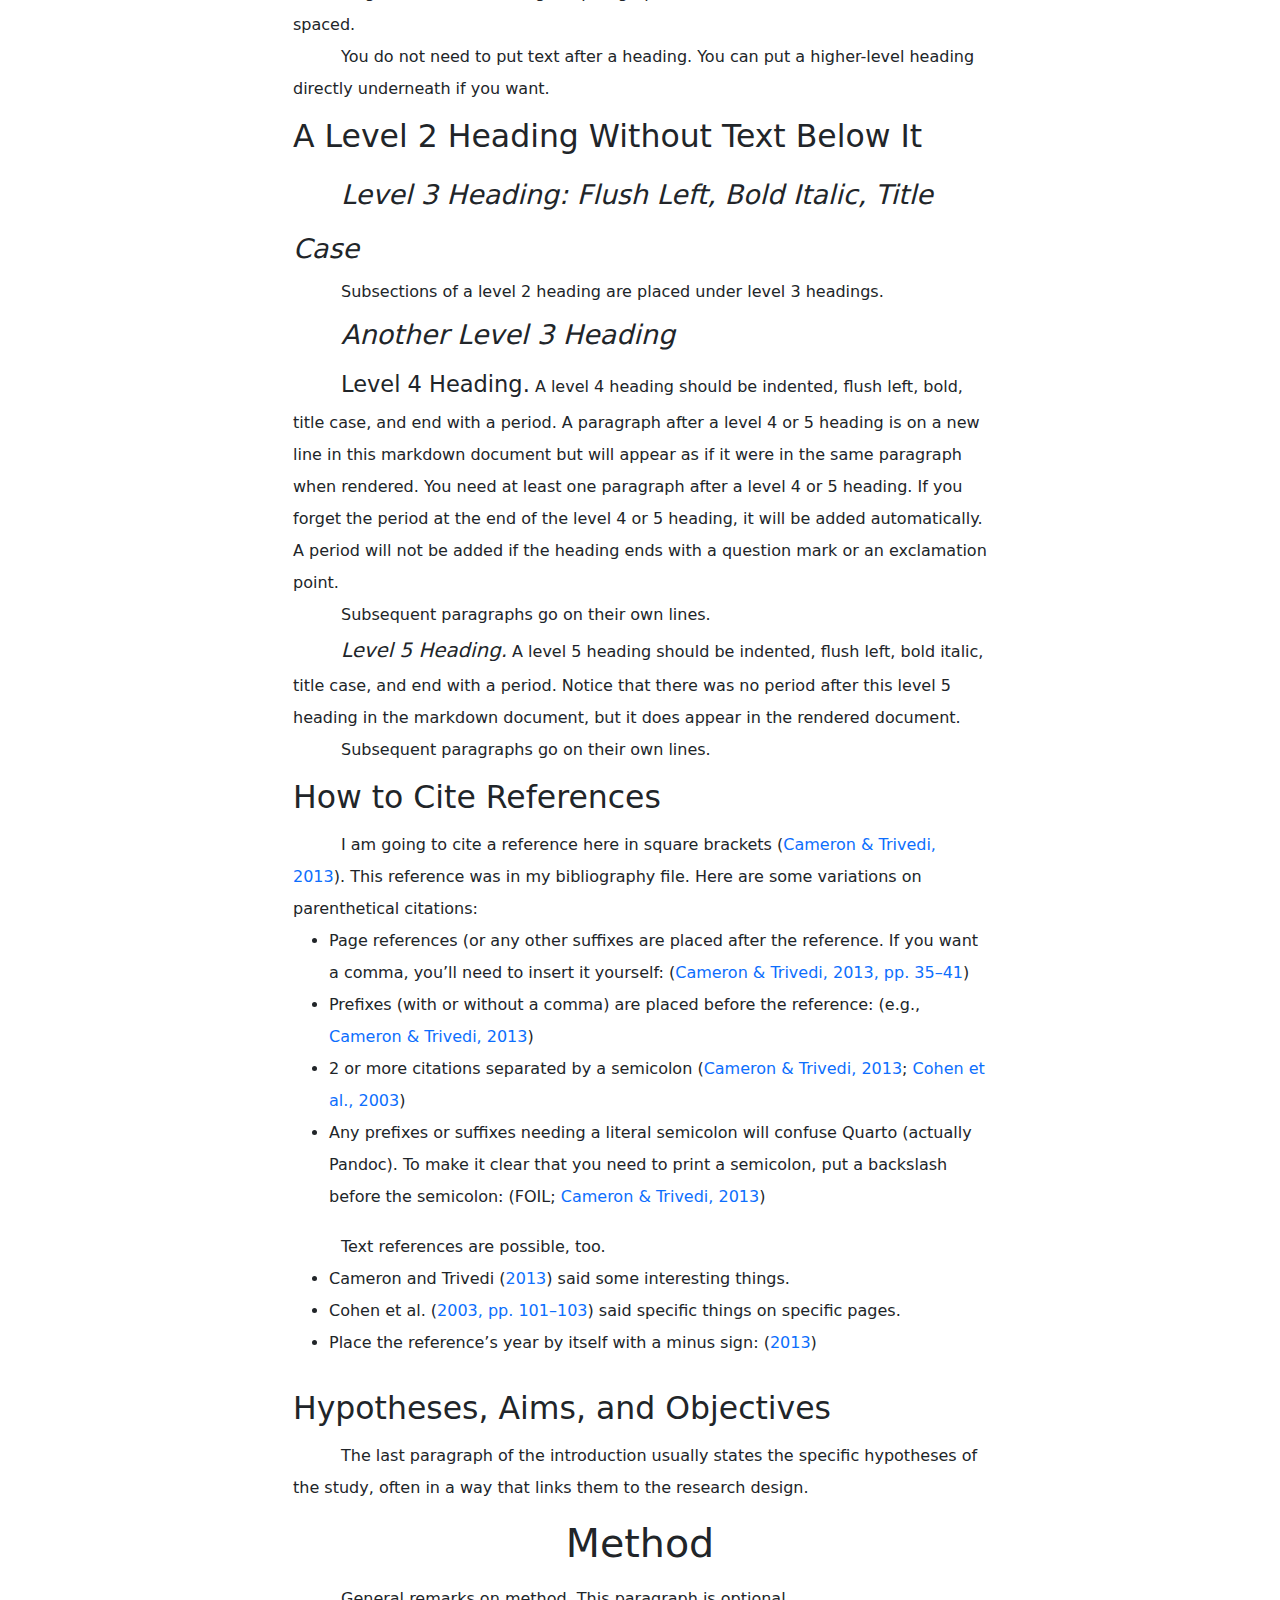
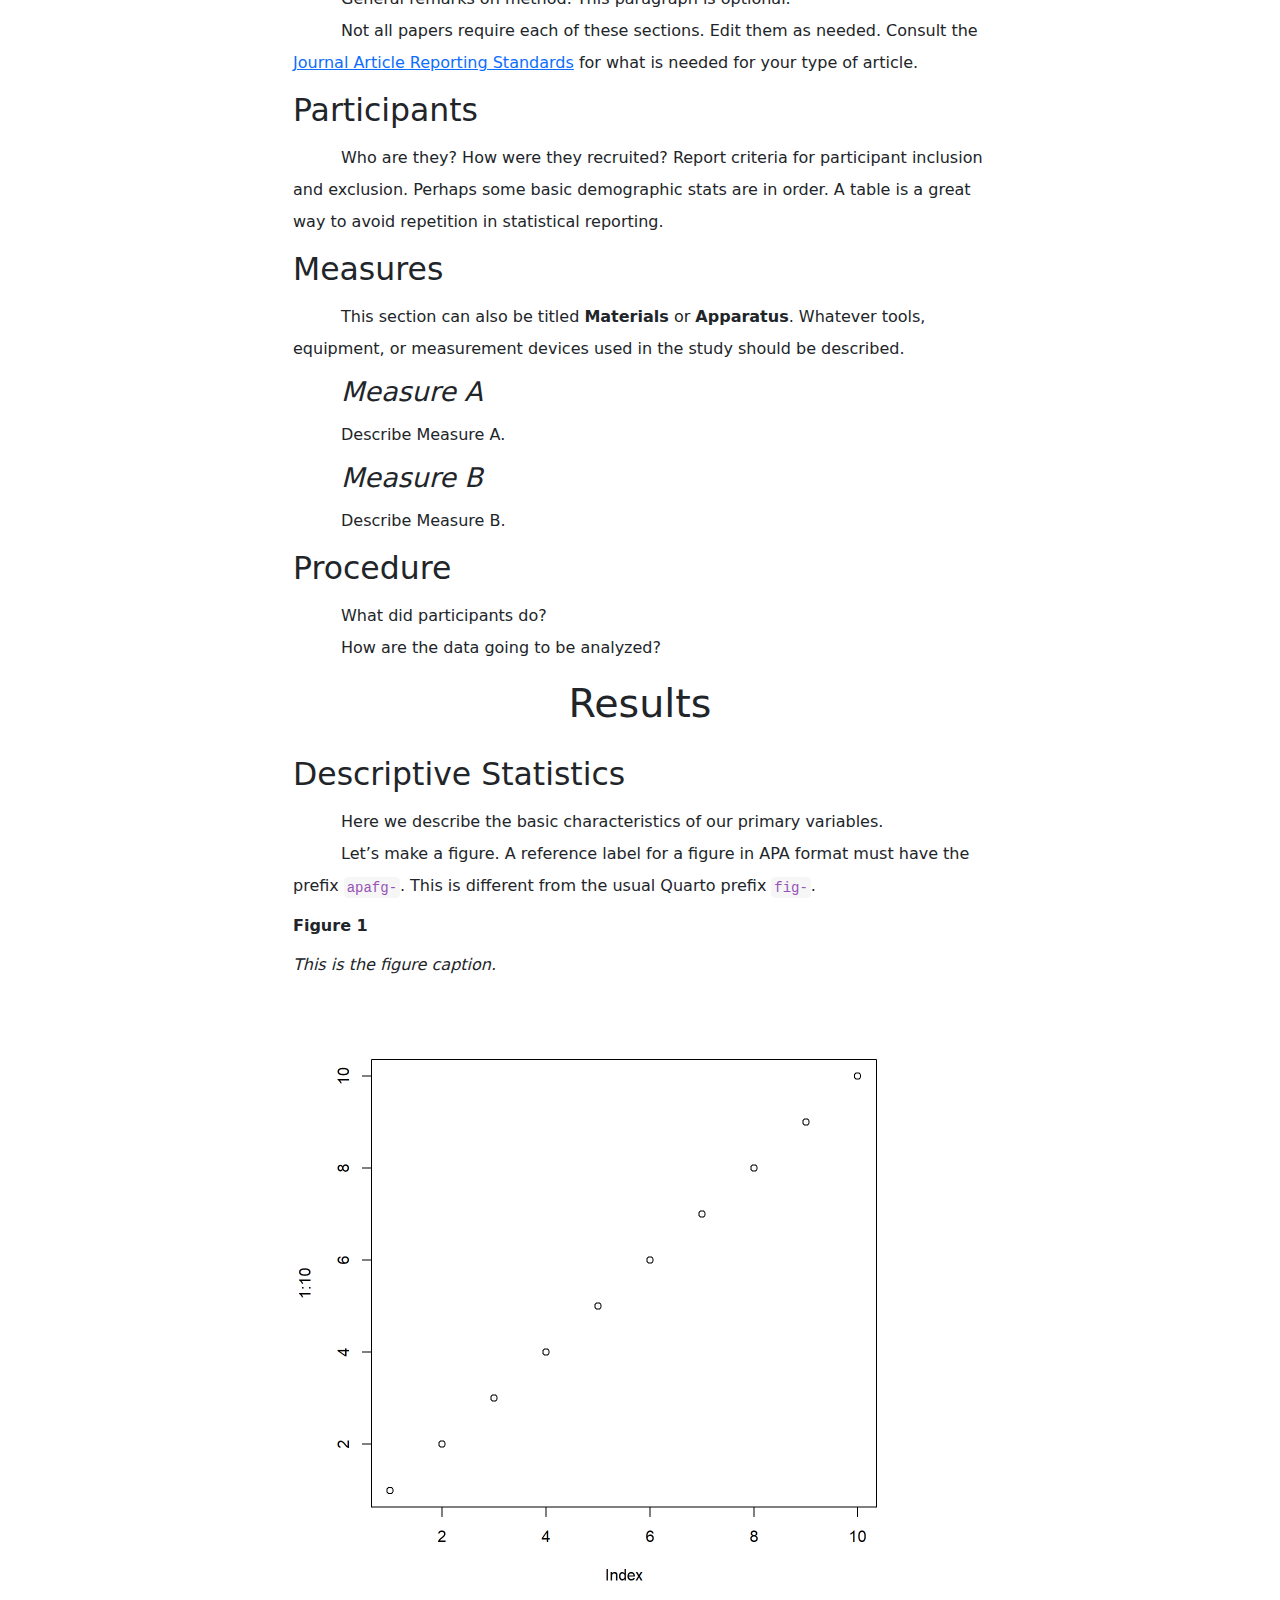
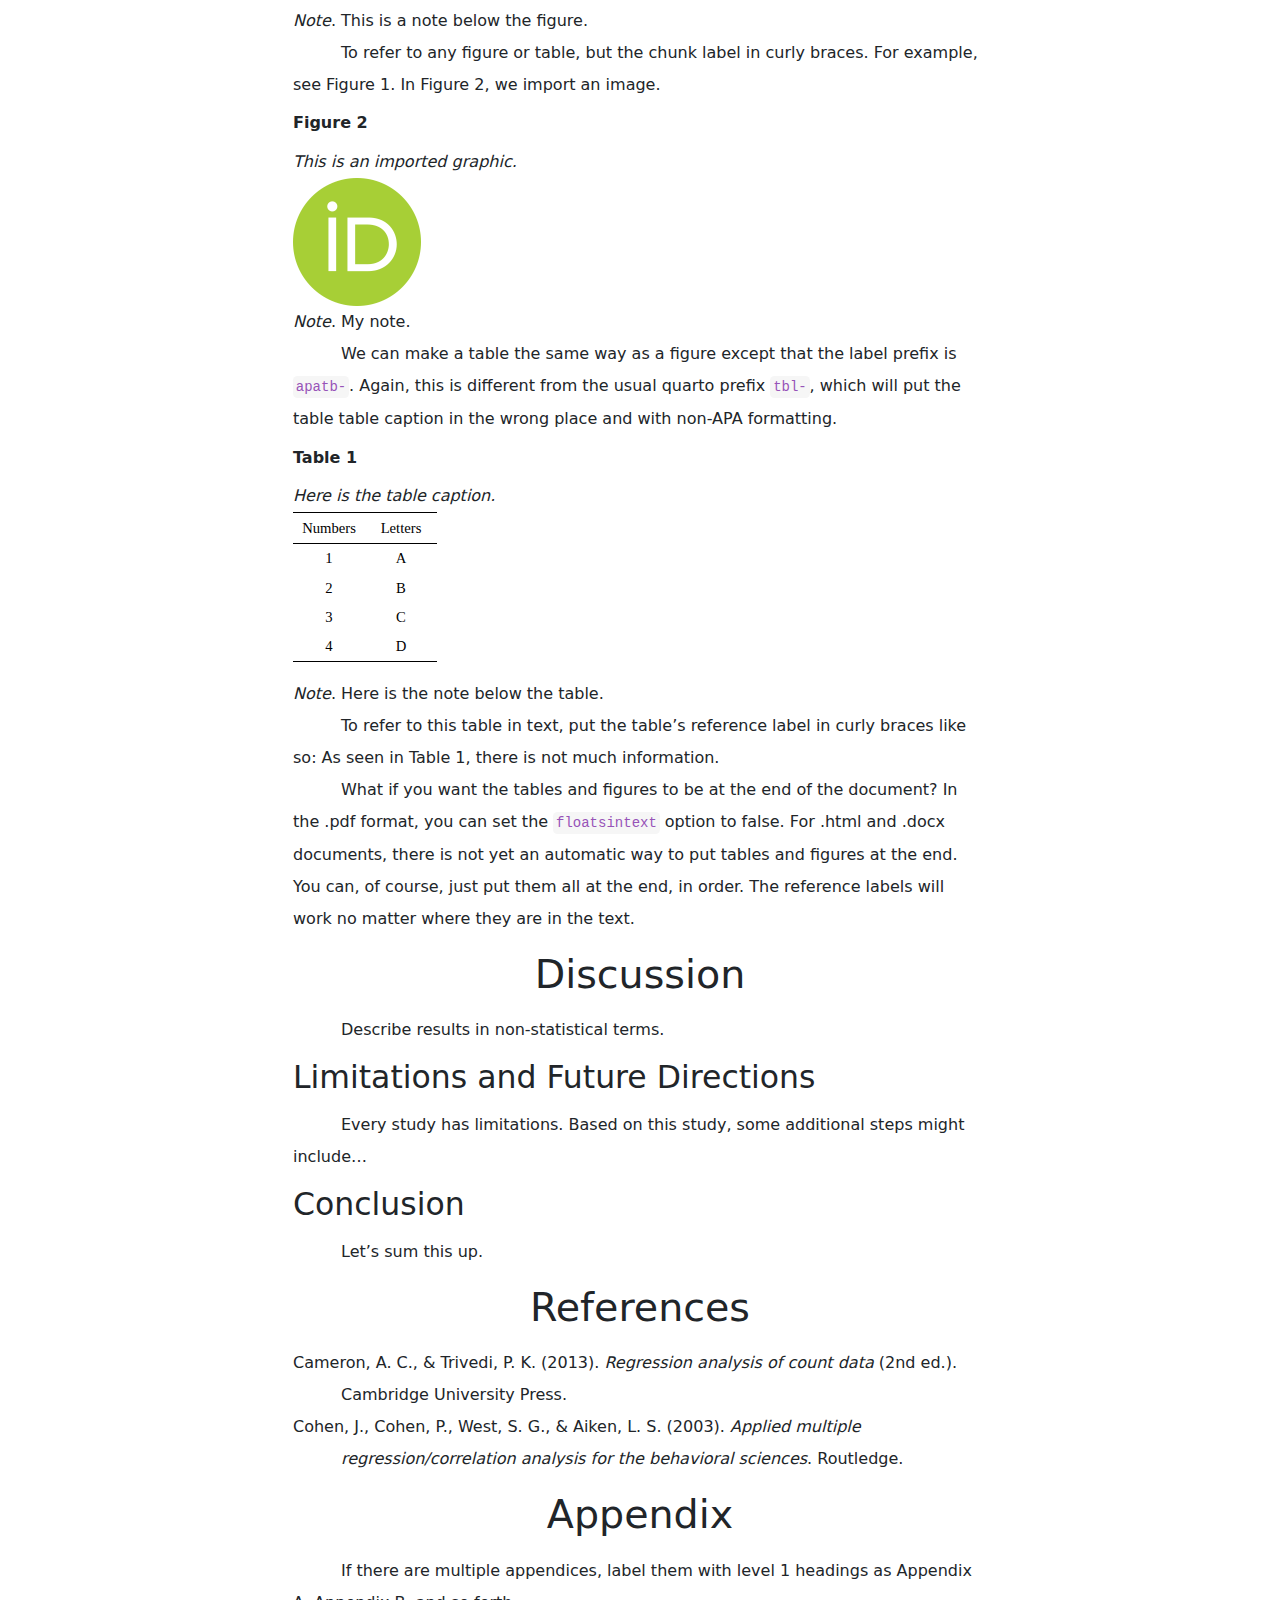
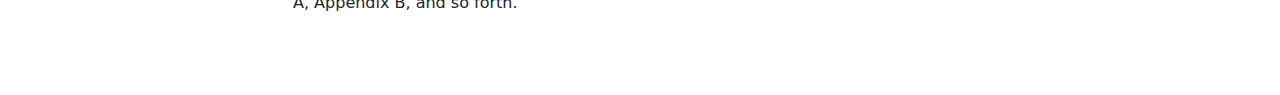
<file: template.html>
<!DOCTYPE html>
<html xmlns="http://www.w3.org/1999/xhtml" lang="en" xml:lang="en"><head>

<meta charset="utf-8">
<meta name="generator" content="quarto-1.3.242">

<meta name="viewport" content="width=device-width, initial-scale=1.0, user-scalable=yes">

<meta name="author" content="Ana Fulana">
<meta name="author" content="Blanca Zutana">
<meta name="author" content="Carina Mengana">
<meta name="author" content="Dolorita Perengana">
<meta name="keywords" content="keyword1, keyword2, keyword3">

<title>Using Quarto to Generate MS Word Documents in APA Style (7th Edition)</title>
<style>
code{white-space: pre-wrap;}
span.smallcaps{font-variant: small-caps;}
div.columns{display: flex; gap: min(4vw, 1.5em);}
div.column{flex: auto; overflow-x: auto;}
div.hanging-indent{margin-left: 1.5em; text-indent: -1.5em;}
ul.task-list{list-style: none;}
ul.task-list li input[type="checkbox"] {
  width: 0.8em;
  margin: 0 0.8em 0.2em -1em; /* quarto-specific, see https://github.com/quarto-dev/quarto-cli/issues/4556 */ 
  vertical-align: middle;
}
/* CSS for citations */
div.csl-bib-body { }
div.csl-entry {
  clear: both;
}
.hanging-indent div.csl-entry {
  margin-left:2em;
  text-indent:-2em;
}
div.csl-left-margin {
  min-width:2em;
  float:left;
}
div.csl-right-inline {
  margin-left:2em;
  padding-left:1em;
}
div.csl-indent {
  margin-left: 2em;
}</style>


<script src="template_files/libs/clipboard/clipboard.min.js"></script>
<script src="template_files/libs/quarto-html/quarto.js"></script>
<script src="template_files/libs/quarto-html/popper.min.js"></script>
<script src="template_files/libs/quarto-html/tippy.umd.min.js"></script>
<link href="template_files/libs/quarto-html/tippy.css" rel="stylesheet">
<link href="template_files/libs/quarto-html/quarto-syntax-highlighting.css" rel="stylesheet" id="quarto-text-highlighting-styles">
<script src="template_files/libs/bootstrap/bootstrap.min.js"></script>
<link href="template_files/libs/bootstrap/bootstrap-icons.css" rel="stylesheet">
<link href="template_files/libs/bootstrap/bootstrap.min.css" rel="stylesheet" id="quarto-bootstrap" data-mode="light">
<link href="template_files/libs/tabwid-1.1.3/tabwid.css" rel="stylesheet">
<script src="template_files/libs/tabwid-1.1.3/tabwid.js"></script>


<link rel="stylesheet" href="_extensions/wjschne/apaquarto/apa.css">
</head>

<body>

<div id="quarto-content" class="page-columns page-rows-contents page-layout-article toc-left">
<div id="quarto-sidebar-toc-left" class="sidebar toc-left">
  <nav id="TOC" role="doc-toc" class="toc-active">
    <h2 id="toc-title">Table of contents</h2>
   
  <ul>
  <li><a href="#using-quarto-to-generate-ms-word-documents-in-apa-style-7th-edition" id="toc-using-quarto-to-generate-ms-word-documents-in-apa-style-7th-edition" class="nav-link active" data-scroll-target="#using-quarto-to-generate-ms-word-documents-in-apa-style-7th-edition">Using Quarto to Generate MS Word Documents in APA Style (7th Edition)</a></li>
  <li><a href="#author-note" id="toc-author-note" class="nav-link" data-scroll-target="#author-note">Author Note</a></li>
  <li><a href="#abstract" id="toc-abstract" class="nav-link" data-scroll-target="#abstract">Abstract</a></li>
  <li><a href="#meta-title" id="toc-meta-title" class="nav-link" data-scroll-target="#meta-title">Using Quarto to Generate MS Word Documents in APA Style (7th Edition)</a>
  <ul class="collapse">
  <li><a href="#level-2-heading-flush-left-bold-title-case" id="toc-level-2-heading-flush-left-bold-title-case" class="nav-link" data-scroll-target="#level-2-heading-flush-left-bold-title-case">Level 2 Heading: Flush Left, Bold, Title Case</a></li>
  <li><a href="#a-level-2-heading-without-text-below-it" id="toc-a-level-2-heading-without-text-below-it" class="nav-link" data-scroll-target="#a-level-2-heading-without-text-below-it">A Level 2 Heading Without Text Below It</a>
  <ul class="collapse">
  <li><a href="#level-3-heading-flush-left-bold-italic-title-case" id="toc-level-3-heading-flush-left-bold-italic-title-case" class="nav-link" data-scroll-target="#level-3-heading-flush-left-bold-italic-title-case">Level 3 Heading: Flush Left, Bold Italic, Title Case</a></li>
  <li><a href="#another-level-3-heading" id="toc-another-level-3-heading" class="nav-link" data-scroll-target="#another-level-3-heading">Another Level 3 Heading</a></li>
  </ul></li>
  <li><a href="#how-to-cite-references" id="toc-how-to-cite-references" class="nav-link" data-scroll-target="#how-to-cite-references">How to Cite References</a></li>
  <li><a href="#hypotheses-aims-and-objectives" id="toc-hypotheses-aims-and-objectives" class="nav-link" data-scroll-target="#hypotheses-aims-and-objectives">Hypotheses, Aims, and Objectives</a></li>
  </ul></li>
  <li><a href="#method" id="toc-method" class="nav-link" data-scroll-target="#method">Method</a>
  <ul class="collapse">
  <li><a href="#participants" id="toc-participants" class="nav-link" data-scroll-target="#participants">Participants</a></li>
  <li><a href="#measures" id="toc-measures" class="nav-link" data-scroll-target="#measures">Measures</a>
  <ul class="collapse">
  <li><a href="#measure-a" id="toc-measure-a" class="nav-link" data-scroll-target="#measure-a">Measure A</a></li>
  <li><a href="#measure-b" id="toc-measure-b" class="nav-link" data-scroll-target="#measure-b">Measure B</a></li>
  </ul></li>
  <li><a href="#procedure" id="toc-procedure" class="nav-link" data-scroll-target="#procedure">Procedure</a></li>
  </ul></li>
  <li><a href="#results" id="toc-results" class="nav-link" data-scroll-target="#results">Results</a>
  <ul class="collapse">
  <li><a href="#descriptive-statistics" id="toc-descriptive-statistics" class="nav-link" data-scroll-target="#descriptive-statistics">Descriptive Statistics</a></li>
  </ul></li>
  <li><a href="#discussion" id="toc-discussion" class="nav-link" data-scroll-target="#discussion">Discussion</a>
  <ul class="collapse">
  <li><a href="#limitations-and-future-directions" id="toc-limitations-and-future-directions" class="nav-link" data-scroll-target="#limitations-and-future-directions">Limitations and Future Directions</a></li>
  <li><a href="#conclusion" id="toc-conclusion" class="nav-link" data-scroll-target="#conclusion">Conclusion</a></li>
  </ul></li>
  <li><a href="#references" id="toc-references" class="nav-link" data-scroll-target="#references">References</a></li>
  <li><a href="#appendix" id="toc-appendix" class="nav-link" data-scroll-target="#appendix">Appendix</a></li>
  </ul>
<div class="quarto-alternate-formats"><h2>Other Formats</h2><ul><li><a href="template.docx"><i class="bi bi-file-word"></i>MS Word (apaquarto)</a></li><li><a href="template.pdf"><i class="bi bi-file-pdf"></i>PDF (apaquarto)</a></li></ul></div></nav>
</div>
<div id="quarto-margin-sidebar" class="sidebar margin-sidebar">
</div>
<main class="content" id="quarto-document-content">



<section id="using-quarto-to-generate-ms-word-documents-in-apa-style-7th-edition" class="level1 title">
<h1 class="title">Using Quarto to Generate MS Word Documents in APA Style (7th Edition)</h1>
<p><br></p>
<div class="Author">
<p>Ana Fulana<sup>1,2</sup>, Blanca Zutana<sup>3</sup>, Carina Mengana<sup>4,5</sup>, and Dolorita Perengana<sup>6</sup></p>
<p><sup>1</sup>Department of Psychology, Ana and Blanca’s University</p>
<p><sup>2</sup>Ana’s Secondary Affiliation</p>
<p><sup>3</sup>Unaffiliated</p>
<p><sup>4</sup>Carina’s Primary Affiliation</p>
<p><sup>5</sup>Carina’s Secondary Affiliation</p>
<p><sup>6</sup>Buffalo, NY</p>
</div>
<p><br></p>
</section>
<section id="author-note" class="level1 AuthorNote">
<h1>Author Note</h1>
<p>Ana Fulana <img src="_extensions/wjschne/apaquarto/ORCID-iD_icon-vector.svg" class="img-fluid" width="16" alt="Orchid ID Logo: A green circle with white letters ID"> https://orcid.org/0000-0000-0000-0000</p>
<p>Carina Mengana <img src="_extensions/wjschne/apaquarto/ORCID-iD_icon-vector.svg" class="img-fluid" width="16" alt="Orchid ID Logo: A green circle with white letters ID"> https://orcid.org/0000-0000-0000-0001</p>
<p>Dolorita Perengana <img src="_extensions/wjschne/apaquarto/ORCID-iD_icon-vector.svg" class="img-fluid" width="16" alt="Orchid ID Logo: A green circle with white letters ID"> https://orcid.org/0000-0000-0000-0003</p>
<p>Ana Fulana is now at X University. Carina Mengana is deceased.</p>
<p>This article is based on data published in Pulaski (2017).</p>
<p>Correspondence concerning this article should be addressed to Ana Fulana, Department of Psychology, Ana and Blanca’s University, 1234 Capital St., Albany, NY 12084-1234, Email: sm@example.org</p>
</section>
<div style="page-break-after: always;"></div>
<section id="abstract" class="level1 Abstract">
<h1>Abstract</h1>
<p>This document is a template demonstrating the apaquarto format.</p>
<p><em>Keywords</em>: keyword1, keyword2, keyword3</p>
</section>
<div style="page-break-after: always;"></div>
<section id="meta-title" class="level1">
<h1>Using Quarto to Generate MS Word Documents in APA Style (7th Edition)</h1>
<p>This is my introductory paragraph. The title will be placed above it automatically. <em>Do not start with an introductory heading</em> (e.g., “Introduction”). The title acts as your Level 1 heading for the introduction.</p>
<p>Readers are better able to follow your ideas if you differentiate sections in your introduction with headings. Mostly stick to level 2 headers. Sometimes level 3 headings are needed, though. Be sparing to the point of stinginess with levels 4 and 5.</p>
<section id="level-2-heading-flush-left-bold-title-case" class="level2">
<h2 data-anchor-id="level-2-heading-flush-left-bold-title-case">Level 2 Heading: Flush Left, Bold, Title Case</h2>
<p>Subsections of the introduction have level 2 headings. A paragraph after a level 2 Heading is on a new line. Regular paragraphs are indented, flush left, and double-spaced.</p>
<p>You do not need to put text after a heading. You can put a higher-level heading directly underneath if you want.</p>
</section>
<section id="a-level-2-heading-without-text-below-it" class="level2">
<h2 data-anchor-id="a-level-2-heading-without-text-below-it">A Level 2 Heading Without Text Below It</h2>
<section id="level-3-heading-flush-left-bold-italic-title-case" class="level3">
<h3 data-anchor-id="level-3-heading-flush-left-bold-italic-title-case">Level 3 Heading: Flush Left, Bold Italic, Title Case</h3>
<p>Subsections of a level 2 heading are placed under level 3 headings.</p>
</section>
<section id="another-level-3-heading" class="level3">
<h3 data-anchor-id="another-level-3-heading">Another Level 3 Heading</h3>
<section id="level-4-heading." class="level4">
<h4 data-anchor-id="level-4-heading.">Level 4 Heading.</h4>
<p>A level 4 heading should be indented, flush left, bold, title case, and end with a period. A paragraph after a level 4 or 5 heading is on a new line in this markdown document but will appear as if it were in the same paragraph when rendered. You need at least one paragraph after a level 4 or 5 heading. If you forget the period at the end of the level 4 or 5 heading, it will be added automatically. A period will not be added if the heading ends with a question mark or an exclamation point.</p>
<p>Subsequent paragraphs go on their own lines.</p>
<section id="level-5-heading" class="level5">
<h5 data-anchor-id="level-5-heading">Level 5 Heading.</h5>
<p>A level 5 heading should be indented, flush left, bold italic, title case, and end with a period. Notice that there was no period after this level 5 heading in the markdown document, but it does appear in the rendered document.</p>
<p>Subsequent paragraphs go on their own lines.</p>
</section>
</section>
</section>
</section>
<section id="how-to-cite-references" class="level2">
<h2 data-anchor-id="how-to-cite-references">How to Cite References</h2>
<p>I am going to cite a reference here in square brackets <span class="citation" data-cites="CameronTrivedi2013">(<a href="#ref-CameronTrivedi2013" role="doc-biblioref">Cameron &amp; Trivedi, 2013</a>)</span>. This reference was in my bibliography file. Here are some variations on parenthetical citations:</p>
<ul>
<li><p>Page references (or any other suffixes are placed after the reference. If you want a comma, you’ll need to insert it yourself: <span class="citation" data-cites="CameronTrivedi2013">(<a href="#ref-CameronTrivedi2013" role="doc-biblioref">Cameron &amp; Trivedi, 2013, pp. 35–41</a>)</span></p></li>
<li><p>Prefixes (with or without a comma) are placed before the reference: <span class="citation" data-cites="CameronTrivedi2013">(e.g., <a href="#ref-CameronTrivedi2013" role="doc-biblioref">Cameron &amp; Trivedi, 2013</a>)</span></p></li>
<li><p>2 or more citations separated by a semicolon <span class="citation" data-cites="CameronTrivedi2013 cohen2003applied">(<a href="#ref-CameronTrivedi2013" role="doc-biblioref">Cameron &amp; Trivedi, 2013</a>; <a href="#ref-cohen2003applied" role="doc-biblioref">Cohen et al., 2003</a>)</span></p></li>
<li><p>Any prefixes or suffixes needing a literal semicolon will confuse Quarto (actually Pandoc). To make it clear that you need to print a semicolon, put a backslash before the semicolon: <span class="citation" data-cites="CameronTrivedi2013">(FOIL; <a href="#ref-CameronTrivedi2013" role="doc-biblioref">Cameron &amp; Trivedi, 2013</a>)</span></p></li>
</ul>
<p>Text references are possible, too.</p>
<ul>
<li><p><span class="citation" data-cites="CameronTrivedi2013">Cameron and Trivedi (<a href="#ref-CameronTrivedi2013" role="doc-biblioref">2013</a>)</span> said some interesting things.</p></li>
<li><p><span class="citation" data-cites="cohen2003applied">Cohen et al. (<a href="#ref-cohen2003applied" role="doc-biblioref">2003, pp. 101–103</a>)</span> said specific things on specific pages.</p></li>
<li><p>Place the reference’s year by itself with a minus sign: <span class="citation" data-cites="CameronTrivedi2013">(<a href="#ref-CameronTrivedi2013" role="doc-biblioref">2013</a>)</span></p></li>
</ul>
</section>
<section id="hypotheses-aims-and-objectives" class="level2">
<h2 data-anchor-id="hypotheses-aims-and-objectives">Hypotheses, Aims, and Objectives</h2>
<p>The last paragraph of the introduction usually states the specific hypotheses of the study, often in a way that links them to the research design.</p>
</section>
</section>
<section id="method" class="level1">
<h1>Method</h1>
<p>General remarks on method. This paragraph is optional.</p>
<p>Not all papers require each of these sections. Edit them as needed. Consult the <a href="https://apastyle.apa.org/jars">Journal Article Reporting Standards</a> for what is needed for your type of article.</p>
<section id="participants" class="level2">
<h2 data-anchor-id="participants">Participants</h2>
<p>Who are they? How were they recruited? Report criteria for participant inclusion and exclusion. Perhaps some basic demographic stats are in order. A table is a great way to avoid repetition in statistical reporting.</p>
</section>
<section id="measures" class="level2">
<h2 data-anchor-id="measures">Measures</h2>
<p>This section can also be titled <strong>Materials</strong> or <strong>Apparatus</strong>. Whatever tools, equipment, or measurement devices used in the study should be described.</p>
<section id="measure-a" class="level3">
<h3 data-anchor-id="measure-a">Measure A</h3>
<p>Describe Measure A.</p>
</section>
<section id="measure-b" class="level3">
<h3 data-anchor-id="measure-b">Measure B</h3>
<p>Describe Measure B.</p>
</section>
</section>
<section id="procedure" class="level2">
<h2 data-anchor-id="procedure">Procedure</h2>
<p>What did participants do?</p>
<p>How are the data going to be analyzed?</p>
</section>
</section>
<section id="results" class="level1">
<h1>Results</h1>
<section id="descriptive-statistics" class="level2">
<h2 data-anchor-id="descriptive-statistics">Descriptive Statistics</h2>
<p>Here we describe the basic characteristics of our primary variables.</p>
<p>Let’s make a figure. A reference label for a figure in APA format must have the prefix <code>apafg-</code>. This is different from the usual Quarto prefix <code>fig-</code>.</p>
<div class="cell" data-apa-cap="This is the figure caption." data-apa-note="This is a note below the figure.">
<div id="apafg-myplot" class="FigureTitle">
<p>Figure&nbsp;1</p>
</div>
<div class="Caption">
<p>This is the figure caption.</p>
</div>
<div class="FigureWithNote">
<div class="cell-output-display">
<p><img src="template_files/figure-html/apafg-myplot-1.png" class="img-fluid" width="624"></p>
</div>
<div class="FigureNote" data-custom-style="FigureNote">
<p><em>Note</em>. This is a note below the figure.</p>
</div>
</div>
</div>
<p>To refer to any figure or table, but the chunk label in curly braces. For example, see Figure&nbsp;1. In Figure&nbsp;2, we import an image.</p>
<div class="cell" data-apa-cap="This is an imported graphic." data-apa-note="My note.">
<div id="apafg-importedgraphic" class="FigureTitle">
<p>Figure&nbsp;2</p>
</div>
<div class="Caption">
<p>This is an imported graphic.</p>
</div>
<div class="FigureWithNote">
<div class="cell-output-display">
<p><img src="orcid.png" class="img-fluid" width="128"></p>
</div>
<div class="FigureNote" data-custom-style="FigureNote">
<p><em>Note</em>. My note.</p>
</div>
</div>
</div>
<p>We can make a table the same way as a figure except that the label prefix is <code>apatb-</code>. Again, this is different from the usual quarto prefix <code>tbl-</code>, which will put the table table caption in the wrong place and with non-APA formatting.</p>
<div class="cell" data-apa-cap="Here is the table caption." data-apa-note="Here is the note below the table." data-ft.align="left">
<div id="apatb-mytable" class="FigureTitle">
<p>Table&nbsp;1</p>
</div>
<div class="Caption">
<p>Here is the table caption.</p>
</div>
<div class="FigureWithNote">
<div class="cell-output-display">

<div class="tabwid tabwid_left"><style>.cl-3369b7c0{}.cl-33562b1a{font-family:'Times New Roman';font-size:11pt;font-weight:normal;font-style:normal;text-decoration:none;color:rgba(0, 0, 0, 1.00);background-color:transparent;}.cl-335d287a{margin:0;text-align:center;border-bottom: 0 solid rgba(0, 0, 0, 1.00);border-top: 0 solid rgba(0, 0, 0, 1.00);border-left: 0 solid rgba(0, 0, 0, 1.00);border-right: 0 solid rgba(0, 0, 0, 1.00);padding-bottom:5pt;padding-top:5pt;padding-left:5pt;padding-right:5pt;line-height: 1;background-color:transparent;}.cl-335d4e86{width:0.75in;background-color:transparent;vertical-align: middle;border-bottom: 0.75pt solid rgba(0, 0, 0, 1.00);border-top: 0.75pt solid rgba(0, 0, 0, 1.00);border-left: 0 solid rgba(0, 0, 0, 1.00);border-right: 0 solid rgba(0, 0, 0, 1.00);margin-bottom:0;margin-top:0;margin-left:0;margin-right:0;}.cl-335d4e87{width:0.75in;background-color:transparent;vertical-align: middle;border-bottom: 0 solid rgba(0, 0, 0, 1.00);border-top: 0 solid rgba(0, 0, 0, 1.00);border-left: 0 solid rgba(0, 0, 0, 1.00);border-right: 0 solid rgba(0, 0, 0, 1.00);margin-bottom:0;margin-top:0;margin-left:0;margin-right:0;}.cl-335d4e88{width:0.75in;background-color:transparent;vertical-align: middle;border-bottom: 0.75pt solid rgba(0, 0, 0, 1.00);border-top: 0 solid rgba(0, 0, 0, 1.00);border-left: 0 solid rgba(0, 0, 0, 1.00);border-right: 0 solid rgba(0, 0, 0, 1.00);margin-bottom:0;margin-top:0;margin-left:0;margin-right:0;}</style><table data-quarto-disable-processing="true" class="cl-3369b7c0"><thead><tr style="overflow-wrap:break-word;"><th class="cl-335d4e86"><p class="cl-335d287a"><span class="cl-33562b1a">Numbers</span></p></th><th class="cl-335d4e86"><p class="cl-335d287a"><span class="cl-33562b1a">Letters</span></p></th></tr></thead><tbody><tr style="overflow-wrap:break-word;"><td class="cl-335d4e87"><p class="cl-335d287a"><span class="cl-33562b1a">1</span></p></td><td class="cl-335d4e87"><p class="cl-335d287a"><span class="cl-33562b1a">A</span></p></td></tr><tr style="overflow-wrap:break-word;"><td class="cl-335d4e87"><p class="cl-335d287a"><span class="cl-33562b1a">2</span></p></td><td class="cl-335d4e87"><p class="cl-335d287a"><span class="cl-33562b1a">B</span></p></td></tr><tr style="overflow-wrap:break-word;"><td class="cl-335d4e87"><p class="cl-335d287a"><span class="cl-33562b1a">3</span></p></td><td class="cl-335d4e87"><p class="cl-335d287a"><span class="cl-33562b1a">C</span></p></td></tr><tr style="overflow-wrap:break-word;"><td class="cl-335d4e88"><p class="cl-335d287a"><span class="cl-33562b1a">4</span></p></td><td class="cl-335d4e88"><p class="cl-335d287a"><span class="cl-33562b1a">D</span></p></td></tr></tbody></table></div>
</div>
<div class="FigureNote" data-custom-style="FigureNote">
<p><em>Note</em>. Here is the note below the table.</p>
</div>
</div>
</div>
<p>To refer to this table in text, put the table’s reference label in curly braces like so: As seen in Table&nbsp;1, there is not much information.</p>
<p>What if you want the tables and figures to be at the end of the document? In the .pdf format, you can set the <code>floatsintext</code> option to false. For .html and .docx documents, there is not yet an automatic way to put tables and figures at the end. You can, of course, just put them all at the end, in order. The reference labels will work no matter where they are in the text.</p>
<!-- Add Additional Sections as Needed -->
</section>
</section>
<section id="discussion" class="level1">
<h1>Discussion</h1>
<p>Describe results in non-statistical terms. <!-- Add sections as needed. --></p>
<section id="limitations-and-future-directions" class="level2">
<h2 data-anchor-id="limitations-and-future-directions">Limitations and Future Directions</h2>
<p>Every study has limitations. Based on this study, some additional steps might include…</p>
</section>
<section id="conclusion" class="level2">
<h2 data-anchor-id="conclusion">Conclusion</h2>
<p>Let’s sum this up.</p>
</section>
</section>
<section id="references" class="level1">
<h1>References</h1>
<!-- References will auto-populate in the refs div below -->
<div id="refs" class="references csl-bib-body hanging-indent" data-line-spacing="2" role="list">
<div id="ref-CameronTrivedi2013" class="csl-entry" role="listitem">
Cameron, A. C., &amp; Trivedi, P. K. (2013). <em>Regression analysis of count data</em> (2nd ed.). Cambridge University Press.
</div>
<div id="ref-cohen2003applied" class="csl-entry" role="listitem">
Cohen, J., Cohen, P., West, S. G., &amp; Aiken, L. S. (2003). <em>Applied multiple regression/correlation analysis for the behavioral sciences</em>. Routledge.
</div>
</div>
<!-- Delete any unnecessary sections or pagebreaks. -->
<div style="page-break-after: always;"></div>
</section>
<section id="appendix" class="level1">
<h1>Appendix</h1>
<p>If there are multiple appendices, label them with level 1 headings as Appendix A, Appendix B, and so forth.</p>

<!-- I like my tables and figures intermingled with the text, -->
<!-- but all tables can go here. -->
<!-- Uncomment the pagebreaks as needed-->
<!--  -->
<!-- Figures can go here. -->
<!--  -->
</section>

</main>
<!-- /main column -->
<script id="quarto-html-after-body" type="application/javascript">
window.document.addEventListener("DOMContentLoaded", function (event) {
  const toggleBodyColorMode = (bsSheetEl) => {
    const mode = bsSheetEl.getAttribute("data-mode");
    const bodyEl = window.document.querySelector("body");
    if (mode === "dark") {
      bodyEl.classList.add("quarto-dark");
      bodyEl.classList.remove("quarto-light");
    } else {
      bodyEl.classList.add("quarto-light");
      bodyEl.classList.remove("quarto-dark");
    }
  }
  const toggleBodyColorPrimary = () => {
    const bsSheetEl = window.document.querySelector("link#quarto-bootstrap");
    if (bsSheetEl) {
      toggleBodyColorMode(bsSheetEl);
    }
  }
  toggleBodyColorPrimary();  
  const isCodeAnnotation = (el) => {
    for (const clz of el.classList) {
      if (clz.startsWith('code-annotation-')) {                     
        return true;
      }
    }
    return false;
  }
  const clipboard = new window.ClipboardJS('.code-copy-button', {
    text: function(trigger) {
      const codeEl = trigger.previousElementSibling.cloneNode(true);
      for (const childEl of codeEl.children) {
        if (isCodeAnnotation(childEl)) {
          childEl.remove();
        }
      }
      return codeEl.innerText;
    }
  });
  clipboard.on('success', function(e) {
    // button target
    const button = e.trigger;
    // don't keep focus
    button.blur();
    // flash "checked"
    button.classList.add('code-copy-button-checked');
    var currentTitle = button.getAttribute("title");
    button.setAttribute("title", "Copied!");
    let tooltip;
    if (window.bootstrap) {
      button.setAttribute("data-bs-toggle", "tooltip");
      button.setAttribute("data-bs-placement", "left");
      button.setAttribute("data-bs-title", "Copied!");
      tooltip = new bootstrap.Tooltip(button, 
        { trigger: "manual", 
          customClass: "code-copy-button-tooltip",
          offset: [0, -8]});
      tooltip.show();    
    }
    setTimeout(function() {
      if (tooltip) {
        tooltip.hide();
        button.removeAttribute("data-bs-title");
        button.removeAttribute("data-bs-toggle");
        button.removeAttribute("data-bs-placement");
      }
      button.setAttribute("title", currentTitle);
      button.classList.remove('code-copy-button-checked');
    }, 1000);
    // clear code selection
    e.clearSelection();
  });
  function tippyHover(el, contentFn) {
    const config = {
      allowHTML: true,
      content: contentFn,
      maxWidth: 500,
      delay: 100,
      arrow: false,
      appendTo: function(el) {
          return el.parentElement;
      },
      interactive: true,
      interactiveBorder: 10,
      theme: 'quarto',
      placement: 'bottom-start'
    };
    window.tippy(el, config); 
  }
  const noterefs = window.document.querySelectorAll('a[role="doc-noteref"]');
  for (var i=0; i<noterefs.length; i++) {
    const ref = noterefs[i];
    tippyHover(ref, function() {
      // use id or data attribute instead here
      let href = ref.getAttribute('data-footnote-href') || ref.getAttribute('href');
      try { href = new URL(href).hash; } catch {}
      const id = href.replace(/^#\/?/, "");
      const note = window.document.getElementById(id);
      return note.innerHTML;
    });
  }
      let selectedAnnoteEl;
      const selectorForAnnotation = ( cell, annotation) => {
        let cellAttr = 'data-code-cell="' + cell + '"';
        let lineAttr = 'data-code-annotation="' +  annotation + '"';
        const selector = 'span[' + cellAttr + '][' + lineAttr + ']';
        return selector;
      }
      const selectCodeLines = (annoteEl) => {
        const doc = window.document;
        const targetCell = annoteEl.getAttribute("data-target-cell");
        const targetAnnotation = annoteEl.getAttribute("data-target-annotation");
        const annoteSpan = window.document.querySelector(selectorForAnnotation(targetCell, targetAnnotation));
        const lines = annoteSpan.getAttribute("data-code-lines").split(",");
        const lineIds = lines.map((line) => {
          return targetCell + "-" + line;
        })
        let top = null;
        let height = null;
        let parent = null;
        if (lineIds.length > 0) {
            //compute the position of the single el (top and bottom and make a div)
            const el = window.document.getElementById(lineIds[0]);
            top = el.offsetTop;
            height = el.offsetHeight;
            parent = el.parentElement.parentElement;
          if (lineIds.length > 1) {
            const lastEl = window.document.getElementById(lineIds[lineIds.length - 1]);
            const bottom = lastEl.offsetTop + lastEl.offsetHeight;
            height = bottom - top;
          }
          if (top !== null && height !== null && parent !== null) {
            // cook up a div (if necessary) and position it 
            let div = window.document.getElementById("code-annotation-line-highlight");
            if (div === null) {
              div = window.document.createElement("div");
              div.setAttribute("id", "code-annotation-line-highlight");
              div.style.position = 'absolute';
              parent.appendChild(div);
            }
            div.style.top = top - 2 + "px";
            div.style.height = height + 4 + "px";
            let gutterDiv = window.document.getElementById("code-annotation-line-highlight-gutter");
            if (gutterDiv === null) {
              gutterDiv = window.document.createElement("div");
              gutterDiv.setAttribute("id", "code-annotation-line-highlight-gutter");
              gutterDiv.style.position = 'absolute';
              const codeCell = window.document.getElementById(targetCell);
              const gutter = codeCell.querySelector('.code-annotation-gutter');
              gutter.appendChild(gutterDiv);
            }
            gutterDiv.style.top = top - 2 + "px";
            gutterDiv.style.height = height + 4 + "px";
          }
          selectedAnnoteEl = annoteEl;
        }
      };
      const unselectCodeLines = () => {
        const elementsIds = ["code-annotation-line-highlight", "code-annotation-line-highlight-gutter"];
        elementsIds.forEach((elId) => {
          const div = window.document.getElementById(elId);
          if (div) {
            div.remove();
          }
        });
        selectedAnnoteEl = undefined;
      };
      // Attach click handler to the DT
      const annoteDls = window.document.querySelectorAll('dt[data-target-cell]');
      for (const annoteDlNode of annoteDls) {
        annoteDlNode.addEventListener('click', (event) => {
          const clickedEl = event.target;
          if (clickedEl !== selectedAnnoteEl) {
            unselectCodeLines();
            const activeEl = window.document.querySelector('dt[data-target-cell].code-annotation-active');
            if (activeEl) {
              activeEl.classList.remove('code-annotation-active');
            }
            selectCodeLines(clickedEl);
            clickedEl.classList.add('code-annotation-active');
          } else {
            // Unselect the line
            unselectCodeLines();
            clickedEl.classList.remove('code-annotation-active');
          }
        });
      }
  const findCites = (el) => {
    const parentEl = el.parentElement;
    if (parentEl) {
      const cites = parentEl.dataset.cites;
      if (cites) {
        return {
          el,
          cites: cites.split(' ')
        };
      } else {
        return findCites(el.parentElement)
      }
    } else {
      return undefined;
    }
  };
  var bibliorefs = window.document.querySelectorAll('a[role="doc-biblioref"]');
  for (var i=0; i<bibliorefs.length; i++) {
    const ref = bibliorefs[i];
    const citeInfo = findCites(ref);
    if (citeInfo) {
      tippyHover(citeInfo.el, function() {
        var popup = window.document.createElement('div');
        citeInfo.cites.forEach(function(cite) {
          var citeDiv = window.document.createElement('div');
          citeDiv.classList.add('hanging-indent');
          citeDiv.classList.add('csl-entry');
          var biblioDiv = window.document.getElementById('ref-' + cite);
          if (biblioDiv) {
            citeDiv.innerHTML = biblioDiv.innerHTML;
          }
          popup.appendChild(citeDiv);
        });
        return popup.innerHTML;
      });
    }
  }
});
</script>
</div> <!-- /content -->



</body></html>
</file>
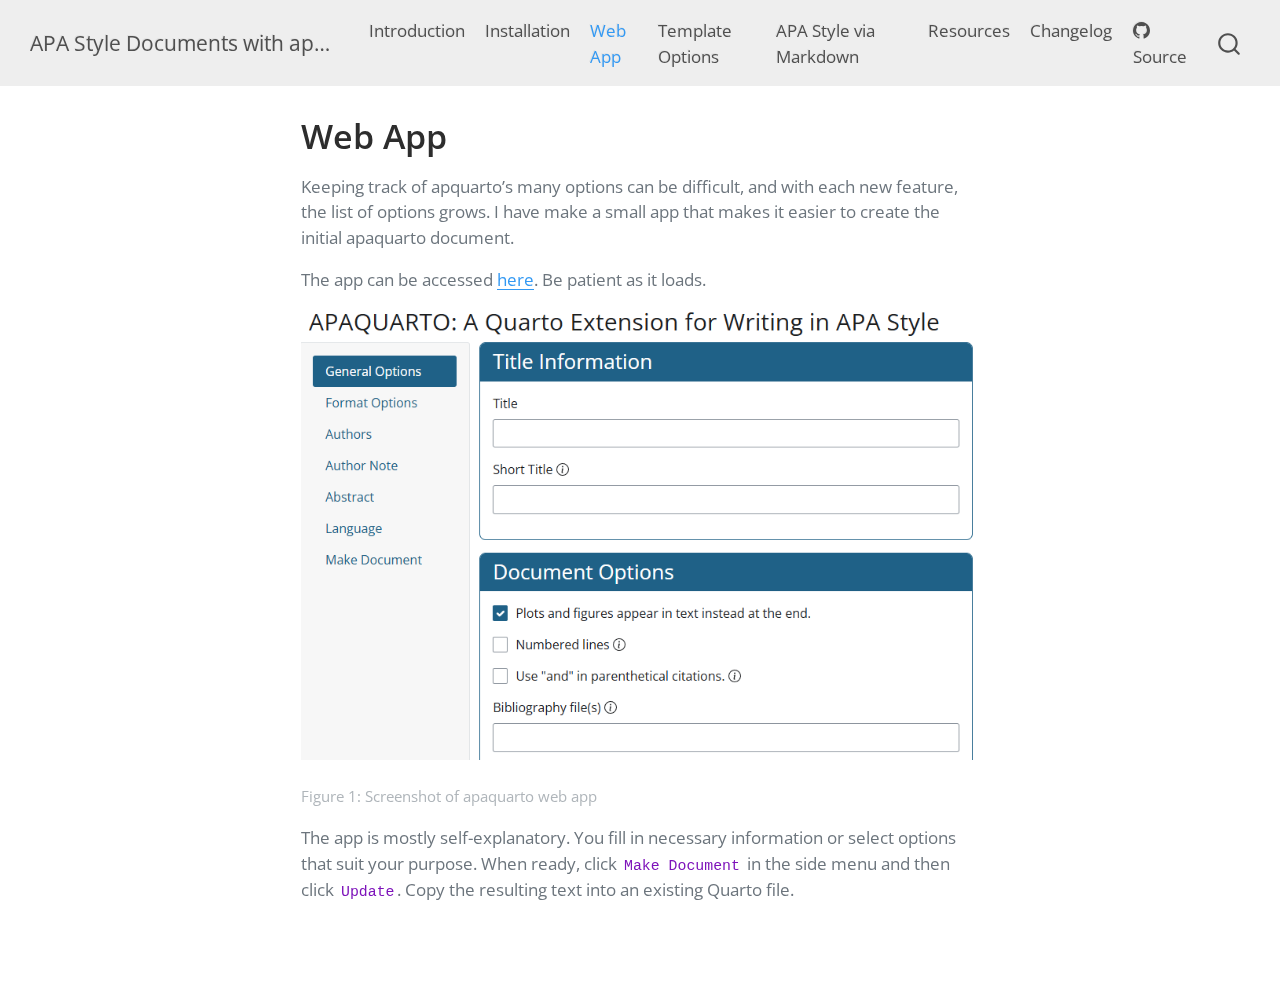
<file: docs/apashiny.html>
<!DOCTYPE html>
<html xmlns="http://www.w3.org/1999/xhtml" lang="en" xml:lang="en"><head>

<meta charset="utf-8">
<meta name="generator" content="quarto-1.7.32">

<meta name="viewport" content="width=device-width, initial-scale=1.0, user-scalable=yes">


<title>Web App – APA Style Documents with apaquarto</title>
<style>
code{white-space: pre-wrap;}
span.smallcaps{font-variant: small-caps;}
div.columns{display: flex; gap: min(4vw, 1.5em);}
div.column{flex: auto; overflow-x: auto;}
div.hanging-indent{margin-left: 1.5em; text-indent: -1.5em;}
ul.task-list{list-style: none;}
ul.task-list li input[type="checkbox"] {
  width: 0.8em;
  margin: 0 0.8em 0.2em -1em; /* quarto-specific, see https://github.com/quarto-dev/quarto-cli/issues/4556 */ 
  vertical-align: middle;
}
</style>


<script src="site_libs/quarto-nav/quarto-nav.js"></script>
<script src="site_libs/quarto-nav/headroom.min.js"></script>
<script src="site_libs/clipboard/clipboard.min.js"></script>
<script src="site_libs/quarto-search/autocomplete.umd.js"></script>
<script src="site_libs/quarto-search/fuse.min.js"></script>
<script src="site_libs/quarto-search/quarto-search.js"></script>
<meta name="quarto:offset" content="./">
<script src="site_libs/quarto-html/quarto.js" type="module"></script>
<script src="site_libs/quarto-html/tabsets/tabsets.js" type="module"></script>
<script src="site_libs/quarto-html/popper.min.js"></script>
<script src="site_libs/quarto-html/tippy.umd.min.js"></script>
<script src="site_libs/quarto-html/anchor.min.js"></script>
<link href="site_libs/quarto-html/tippy.css" rel="stylesheet">
<link href="site_libs/quarto-html/quarto-syntax-highlighting-37eea08aefeeee20ff55810ff984fec1.css" rel="stylesheet" id="quarto-text-highlighting-styles">
<script src="site_libs/bootstrap/bootstrap.min.js"></script>
<link href="site_libs/bootstrap/bootstrap-icons.css" rel="stylesheet">
<link href="site_libs/bootstrap/bootstrap-1f41107236bd320b13bcc3cd74ed15d5.min.css" rel="stylesheet" append-hash="true" id="quarto-bootstrap" data-mode="light">
<script id="quarto-search-options" type="application/json">{
  "location": "navbar",
  "copy-button": false,
  "collapse-after": 3,
  "panel-placement": "end",
  "type": "overlay",
  "limit": 50,
  "keyboard-shortcut": [
    "f",
    "/",
    "s"
  ],
  "show-item-context": false,
  "language": {
    "search-no-results-text": "No results",
    "search-matching-documents-text": "matching documents",
    "search-copy-link-title": "Copy link to search",
    "search-hide-matches-text": "Hide additional matches",
    "search-more-match-text": "more match in this document",
    "search-more-matches-text": "more matches in this document",
    "search-clear-button-title": "Clear",
    "search-text-placeholder": "",
    "search-detached-cancel-button-title": "Cancel",
    "search-submit-button-title": "Submit",
    "search-label": "Search"
  }
}</script>


</head>

<body class="floating nav-fixed quarto-light">

<div id="quarto-search-results"></div>
  <header id="quarto-header" class="headroom fixed-top">
    <nav class="navbar navbar-expand-lg " data-bs-theme="dark">
      <div class="navbar-container container-fluid">
      <div class="navbar-brand-container mx-auto">
    <a class="navbar-brand" href="./index.html">
    <span class="navbar-title">APA Style Documents with apaquarto</span>
    </a>
  </div>
            <div id="quarto-search" class="" title="Search"></div>
          <button class="navbar-toggler" type="button" data-bs-toggle="collapse" data-bs-target="#navbarCollapse" aria-controls="navbarCollapse" role="menu" aria-expanded="false" aria-label="Toggle navigation" onclick="if (window.quartoToggleHeadroom) { window.quartoToggleHeadroom(); }">
  <span class="navbar-toggler-icon"></span>
</button>
          <div class="collapse navbar-collapse" id="navbarCollapse">
            <ul class="navbar-nav navbar-nav-scroll me-auto">
  <li class="nav-item">
    <a class="nav-link" href="./index.html"> 
<span class="menu-text">Introduction</span></a>
  </li>  
  <li class="nav-item">
    <a class="nav-link" href="./installation.html"> 
<span class="menu-text">Installation</span></a>
  </li>  
  <li class="nav-item">
    <a class="nav-link active" href="./apashiny.html" aria-current="page"> 
<span class="menu-text">Web App</span></a>
  </li>  
  <li class="nav-item">
    <a class="nav-link" href="./options.html"> 
<span class="menu-text">Template Options</span></a>
  </li>  
  <li class="nav-item">
    <a class="nav-link" href="./writing.html"> 
<span class="menu-text">APA Style via Markdown</span></a>
  </li>  
  <li class="nav-item">
    <a class="nav-link" href="./resources.html"> 
<span class="menu-text">Resources</span></a>
  </li>  
  <li class="nav-item">
    <a class="nav-link" href="./changelog.html"> 
<span class="menu-text">Changelog</span></a>
  </li>  
</ul>
            <ul class="navbar-nav navbar-nav-scroll ms-auto">
  <li class="nav-item">
    <a class="nav-link" href="https://github.com/wjschne/apaquarto"> <i class="bi bi-github" role="img">
</i> 
<span class="menu-text">Source</span></a>
  </li>  
</ul>
          </div> <!-- /navcollapse -->
            <div class="quarto-navbar-tools">
</div>
      </div> <!-- /container-fluid -->
    </nav>
</header>
<!-- content -->
<div id="quarto-content" class="quarto-container page-columns page-rows-contents page-layout-article page-navbar">
<!-- sidebar -->
  <nav id="quarto-sidebar" class="sidebar collapse collapse-horizontal quarto-sidebar-collapse-item sidebar-navigation floating overflow-auto">
    
</nav>
<div id="quarto-sidebar-glass" class="quarto-sidebar-collapse-item" data-bs-toggle="collapse" data-bs-target=".quarto-sidebar-collapse-item"></div>
<!-- margin-sidebar -->
    <div id="quarto-margin-sidebar" class="sidebar margin-sidebar zindex-bottom">
    </div>
<!-- main -->
<main class="content" id="quarto-document-content">

<header id="title-block-header" class="quarto-title-block default">
<div class="quarto-title">
<h1 class="title">Web App</h1>
</div>



<div class="quarto-title-meta">

    
  
    
  </div>
  


</header>


<p>Keeping track of apquarto’s many options can be difficult, and with each new feature, the list of options grows. I have make a small app that makes it easier to create the initial apaquarto document.</p>
<p>The app can be accessed <a href="https://wjschne.github.io/apa7maker/">here</a>. Be patient as it loads.</p>
<div id="fig-apaquarto" class="quarto-float quarto-figure quarto-figure-center anchored">
<figure class="quarto-float quarto-float-fig figure">
<div aria-describedby="fig-apaquarto-caption-0ceaefa1-69ba-4598-a22c-09a6ac19f8ca">
<p><a href="https://wjschne.github.io/apa7maker/" target="_blank"><img src="apa7maker.png" class="img-fluid figure-img"></a></p>
</div>
<figcaption class="quarto-float-caption-bottom quarto-float-caption quarto-float-fig" id="fig-apaquarto-caption-0ceaefa1-69ba-4598-a22c-09a6ac19f8ca">
Figure&nbsp;1: Screenshot of apaquarto web app
</figcaption>
</figure>
</div>
<p>The app is mostly self-explanatory. You fill in necessary information or select options that suit your purpose. When ready, click <code>Make Document</code> in the side menu and then click <code>Update</code>. Copy the resulting text into an existing Quarto file.</p>



</main> <!-- /main -->
<script id="quarto-html-after-body" type="application/javascript">
  window.document.addEventListener("DOMContentLoaded", function (event) {
    const icon = "";
    const anchorJS = new window.AnchorJS();
    anchorJS.options = {
      placement: 'right',
      icon: icon
    };
    anchorJS.add('.anchored');
    const isCodeAnnotation = (el) => {
      for (const clz of el.classList) {
        if (clz.startsWith('code-annotation-')) {                     
          return true;
        }
      }
      return false;
    }
    const onCopySuccess = function(e) {
      // button target
      const button = e.trigger;
      // don't keep focus
      button.blur();
      // flash "checked"
      button.classList.add('code-copy-button-checked');
      var currentTitle = button.getAttribute("title");
      button.setAttribute("title", "Copied!");
      let tooltip;
      if (window.bootstrap) {
        button.setAttribute("data-bs-toggle", "tooltip");
        button.setAttribute("data-bs-placement", "left");
        button.setAttribute("data-bs-title", "Copied!");
        tooltip = new bootstrap.Tooltip(button, 
          { trigger: "manual", 
            customClass: "code-copy-button-tooltip",
            offset: [0, -8]});
        tooltip.show();    
      }
      setTimeout(function() {
        if (tooltip) {
          tooltip.hide();
          button.removeAttribute("data-bs-title");
          button.removeAttribute("data-bs-toggle");
          button.removeAttribute("data-bs-placement");
        }
        button.setAttribute("title", currentTitle);
        button.classList.remove('code-copy-button-checked');
      }, 1000);
      // clear code selection
      e.clearSelection();
    }
    const getTextToCopy = function(trigger) {
        const codeEl = trigger.previousElementSibling.cloneNode(true);
        for (const childEl of codeEl.children) {
          if (isCodeAnnotation(childEl)) {
            childEl.remove();
          }
        }
        return codeEl.innerText;
    }
    const clipboard = new window.ClipboardJS('.code-copy-button:not([data-in-quarto-modal])', {
      text: getTextToCopy
    });
    clipboard.on('success', onCopySuccess);
    if (window.document.getElementById('quarto-embedded-source-code-modal')) {
      const clipboardModal = new window.ClipboardJS('.code-copy-button[data-in-quarto-modal]', {
        text: getTextToCopy,
        container: window.document.getElementById('quarto-embedded-source-code-modal')
      });
      clipboardModal.on('success', onCopySuccess);
    }
      var localhostRegex = new RegExp(/^(?:http|https):\/\/localhost\:?[0-9]*\//);
      var mailtoRegex = new RegExp(/^mailto:/);
        var filterRegex = new RegExp('/' + window.location.host + '/');
      var isInternal = (href) => {
          return filterRegex.test(href) || localhostRegex.test(href) || mailtoRegex.test(href);
      }
      // Inspect non-navigation links and adorn them if external
     var links = window.document.querySelectorAll('a[href]:not(.nav-link):not(.navbar-brand):not(.toc-action):not(.sidebar-link):not(.sidebar-item-toggle):not(.pagination-link):not(.no-external):not([aria-hidden]):not(.dropdown-item):not(.quarto-navigation-tool):not(.about-link)');
      for (var i=0; i<links.length; i++) {
        const link = links[i];
        if (!isInternal(link.href)) {
          // undo the damage that might have been done by quarto-nav.js in the case of
          // links that we want to consider external
          if (link.dataset.originalHref !== undefined) {
            link.href = link.dataset.originalHref;
          }
        }
      }
    function tippyHover(el, contentFn, onTriggerFn, onUntriggerFn) {
      const config = {
        allowHTML: true,
        maxWidth: 500,
        delay: 100,
        arrow: false,
        appendTo: function(el) {
            return el.parentElement;
        },
        interactive: true,
        interactiveBorder: 10,
        theme: 'quarto',
        placement: 'bottom-start',
      };
      if (contentFn) {
        config.content = contentFn;
      }
      if (onTriggerFn) {
        config.onTrigger = onTriggerFn;
      }
      if (onUntriggerFn) {
        config.onUntrigger = onUntriggerFn;
      }
      window.tippy(el, config); 
    }
    const noterefs = window.document.querySelectorAll('a[role="doc-noteref"]');
    for (var i=0; i<noterefs.length; i++) {
      const ref = noterefs[i];
      tippyHover(ref, function() {
        // use id or data attribute instead here
        let href = ref.getAttribute('data-footnote-href') || ref.getAttribute('href');
        try { href = new URL(href).hash; } catch {}
        const id = href.replace(/^#\/?/, "");
        const note = window.document.getElementById(id);
        if (note) {
          return note.innerHTML;
        } else {
          return "";
        }
      });
    }
    const xrefs = window.document.querySelectorAll('a.quarto-xref');
    const processXRef = (id, note) => {
      // Strip column container classes
      const stripColumnClz = (el) => {
        el.classList.remove("page-full", "page-columns");
        if (el.children) {
          for (const child of el.children) {
            stripColumnClz(child);
          }
        }
      }
      stripColumnClz(note)
      if (id === null || id.startsWith('sec-')) {
        // Special case sections, only their first couple elements
        const container = document.createElement("div");
        if (note.children && note.children.length > 2) {
          container.appendChild(note.children[0].cloneNode(true));
          for (let i = 1; i < note.children.length; i++) {
            const child = note.children[i];
            if (child.tagName === "P" && child.innerText === "") {
              continue;
            } else {
              container.appendChild(child.cloneNode(true));
              break;
            }
          }
          if (window.Quarto?.typesetMath) {
            window.Quarto.typesetMath(container);
          }
          return container.innerHTML
        } else {
          if (window.Quarto?.typesetMath) {
            window.Quarto.typesetMath(note);
          }
          return note.innerHTML;
        }
      } else {
        // Remove any anchor links if they are present
        const anchorLink = note.querySelector('a.anchorjs-link');
        if (anchorLink) {
          anchorLink.remove();
        }
        if (window.Quarto?.typesetMath) {
          window.Quarto.typesetMath(note);
        }
        if (note.classList.contains("callout")) {
          return note.outerHTML;
        } else {
          return note.innerHTML;
        }
      }
    }
    for (var i=0; i<xrefs.length; i++) {
      const xref = xrefs[i];
      tippyHover(xref, undefined, function(instance) {
        instance.disable();
        let url = xref.getAttribute('href');
        let hash = undefined; 
        if (url.startsWith('#')) {
          hash = url;
        } else {
          try { hash = new URL(url).hash; } catch {}
        }
        if (hash) {
          const id = hash.replace(/^#\/?/, "");
          const note = window.document.getElementById(id);
          if (note !== null) {
            try {
              const html = processXRef(id, note.cloneNode(true));
              instance.setContent(html);
            } finally {
              instance.enable();
              instance.show();
            }
          } else {
            // See if we can fetch this
            fetch(url.split('#')[0])
            .then(res => res.text())
            .then(html => {
              const parser = new DOMParser();
              const htmlDoc = parser.parseFromString(html, "text/html");
              const note = htmlDoc.getElementById(id);
              if (note !== null) {
                const html = processXRef(id, note);
                instance.setContent(html);
              } 
            }).finally(() => {
              instance.enable();
              instance.show();
            });
          }
        } else {
          // See if we can fetch a full url (with no hash to target)
          // This is a special case and we should probably do some content thinning / targeting
          fetch(url)
          .then(res => res.text())
          .then(html => {
            const parser = new DOMParser();
            const htmlDoc = parser.parseFromString(html, "text/html");
            const note = htmlDoc.querySelector('main.content');
            if (note !== null) {
              // This should only happen for chapter cross references
              // (since there is no id in the URL)
              // remove the first header
              if (note.children.length > 0 && note.children[0].tagName === "HEADER") {
                note.children[0].remove();
              }
              const html = processXRef(null, note);
              instance.setContent(html);
            } 
          }).finally(() => {
            instance.enable();
            instance.show();
          });
        }
      }, function(instance) {
      });
    }
        let selectedAnnoteEl;
        const selectorForAnnotation = ( cell, annotation) => {
          let cellAttr = 'data-code-cell="' + cell + '"';
          let lineAttr = 'data-code-annotation="' +  annotation + '"';
          const selector = 'span[' + cellAttr + '][' + lineAttr + ']';
          return selector;
        }
        const selectCodeLines = (annoteEl) => {
          const doc = window.document;
          const targetCell = annoteEl.getAttribute("data-target-cell");
          const targetAnnotation = annoteEl.getAttribute("data-target-annotation");
          const annoteSpan = window.document.querySelector(selectorForAnnotation(targetCell, targetAnnotation));
          const lines = annoteSpan.getAttribute("data-code-lines").split(",");
          const lineIds = lines.map((line) => {
            return targetCell + "-" + line;
          })
          let top = null;
          let height = null;
          let parent = null;
          if (lineIds.length > 0) {
              //compute the position of the single el (top and bottom and make a div)
              const el = window.document.getElementById(lineIds[0]);
              top = el.offsetTop;
              height = el.offsetHeight;
              parent = el.parentElement.parentElement;
            if (lineIds.length > 1) {
              const lastEl = window.document.getElementById(lineIds[lineIds.length - 1]);
              const bottom = lastEl.offsetTop + lastEl.offsetHeight;
              height = bottom - top;
            }
            if (top !== null && height !== null && parent !== null) {
              // cook up a div (if necessary) and position it 
              let div = window.document.getElementById("code-annotation-line-highlight");
              if (div === null) {
                div = window.document.createElement("div");
                div.setAttribute("id", "code-annotation-line-highlight");
                div.style.position = 'absolute';
                parent.appendChild(div);
              }
              div.style.top = top - 2 + "px";
              div.style.height = height + 4 + "px";
              div.style.left = 0;
              let gutterDiv = window.document.getElementById("code-annotation-line-highlight-gutter");
              if (gutterDiv === null) {
                gutterDiv = window.document.createElement("div");
                gutterDiv.setAttribute("id", "code-annotation-line-highlight-gutter");
                gutterDiv.style.position = 'absolute';
                const codeCell = window.document.getElementById(targetCell);
                const gutter = codeCell.querySelector('.code-annotation-gutter');
                gutter.appendChild(gutterDiv);
              }
              gutterDiv.style.top = top - 2 + "px";
              gutterDiv.style.height = height + 4 + "px";
            }
            selectedAnnoteEl = annoteEl;
          }
        };
        const unselectCodeLines = () => {
          const elementsIds = ["code-annotation-line-highlight", "code-annotation-line-highlight-gutter"];
          elementsIds.forEach((elId) => {
            const div = window.document.getElementById(elId);
            if (div) {
              div.remove();
            }
          });
          selectedAnnoteEl = undefined;
        };
          // Handle positioning of the toggle
      window.addEventListener(
        "resize",
        throttle(() => {
          elRect = undefined;
          if (selectedAnnoteEl) {
            selectCodeLines(selectedAnnoteEl);
          }
        }, 10)
      );
      function throttle(fn, ms) {
      let throttle = false;
      let timer;
        return (...args) => {
          if(!throttle) { // first call gets through
              fn.apply(this, args);
              throttle = true;
          } else { // all the others get throttled
              if(timer) clearTimeout(timer); // cancel #2
              timer = setTimeout(() => {
                fn.apply(this, args);
                timer = throttle = false;
              }, ms);
          }
        };
      }
        // Attach click handler to the DT
        const annoteDls = window.document.querySelectorAll('dt[data-target-cell]');
        for (const annoteDlNode of annoteDls) {
          annoteDlNode.addEventListener('click', (event) => {
            const clickedEl = event.target;
            if (clickedEl !== selectedAnnoteEl) {
              unselectCodeLines();
              const activeEl = window.document.querySelector('dt[data-target-cell].code-annotation-active');
              if (activeEl) {
                activeEl.classList.remove('code-annotation-active');
              }
              selectCodeLines(clickedEl);
              clickedEl.classList.add('code-annotation-active');
            } else {
              // Unselect the line
              unselectCodeLines();
              clickedEl.classList.remove('code-annotation-active');
            }
          });
        }
    const findCites = (el) => {
      const parentEl = el.parentElement;
      if (parentEl) {
        const cites = parentEl.dataset.cites;
        if (cites) {
          return {
            el,
            cites: cites.split(' ')
          };
        } else {
          return findCites(el.parentElement)
        }
      } else {
        return undefined;
      }
    };
    var bibliorefs = window.document.querySelectorAll('a[role="doc-biblioref"]');
    for (var i=0; i<bibliorefs.length; i++) {
      const ref = bibliorefs[i];
      const citeInfo = findCites(ref);
      if (citeInfo) {
        tippyHover(citeInfo.el, function() {
          var popup = window.document.createElement('div');
          citeInfo.cites.forEach(function(cite) {
            var citeDiv = window.document.createElement('div');
            citeDiv.classList.add('hanging-indent');
            citeDiv.classList.add('csl-entry');
            var biblioDiv = window.document.getElementById('ref-' + cite);
            if (biblioDiv) {
              citeDiv.innerHTML = biblioDiv.innerHTML;
            }
            popup.appendChild(citeDiv);
          });
          return popup.innerHTML;
        });
      }
    }
  });
  </script>
</div> <!-- /content -->




</body></html>
</file>
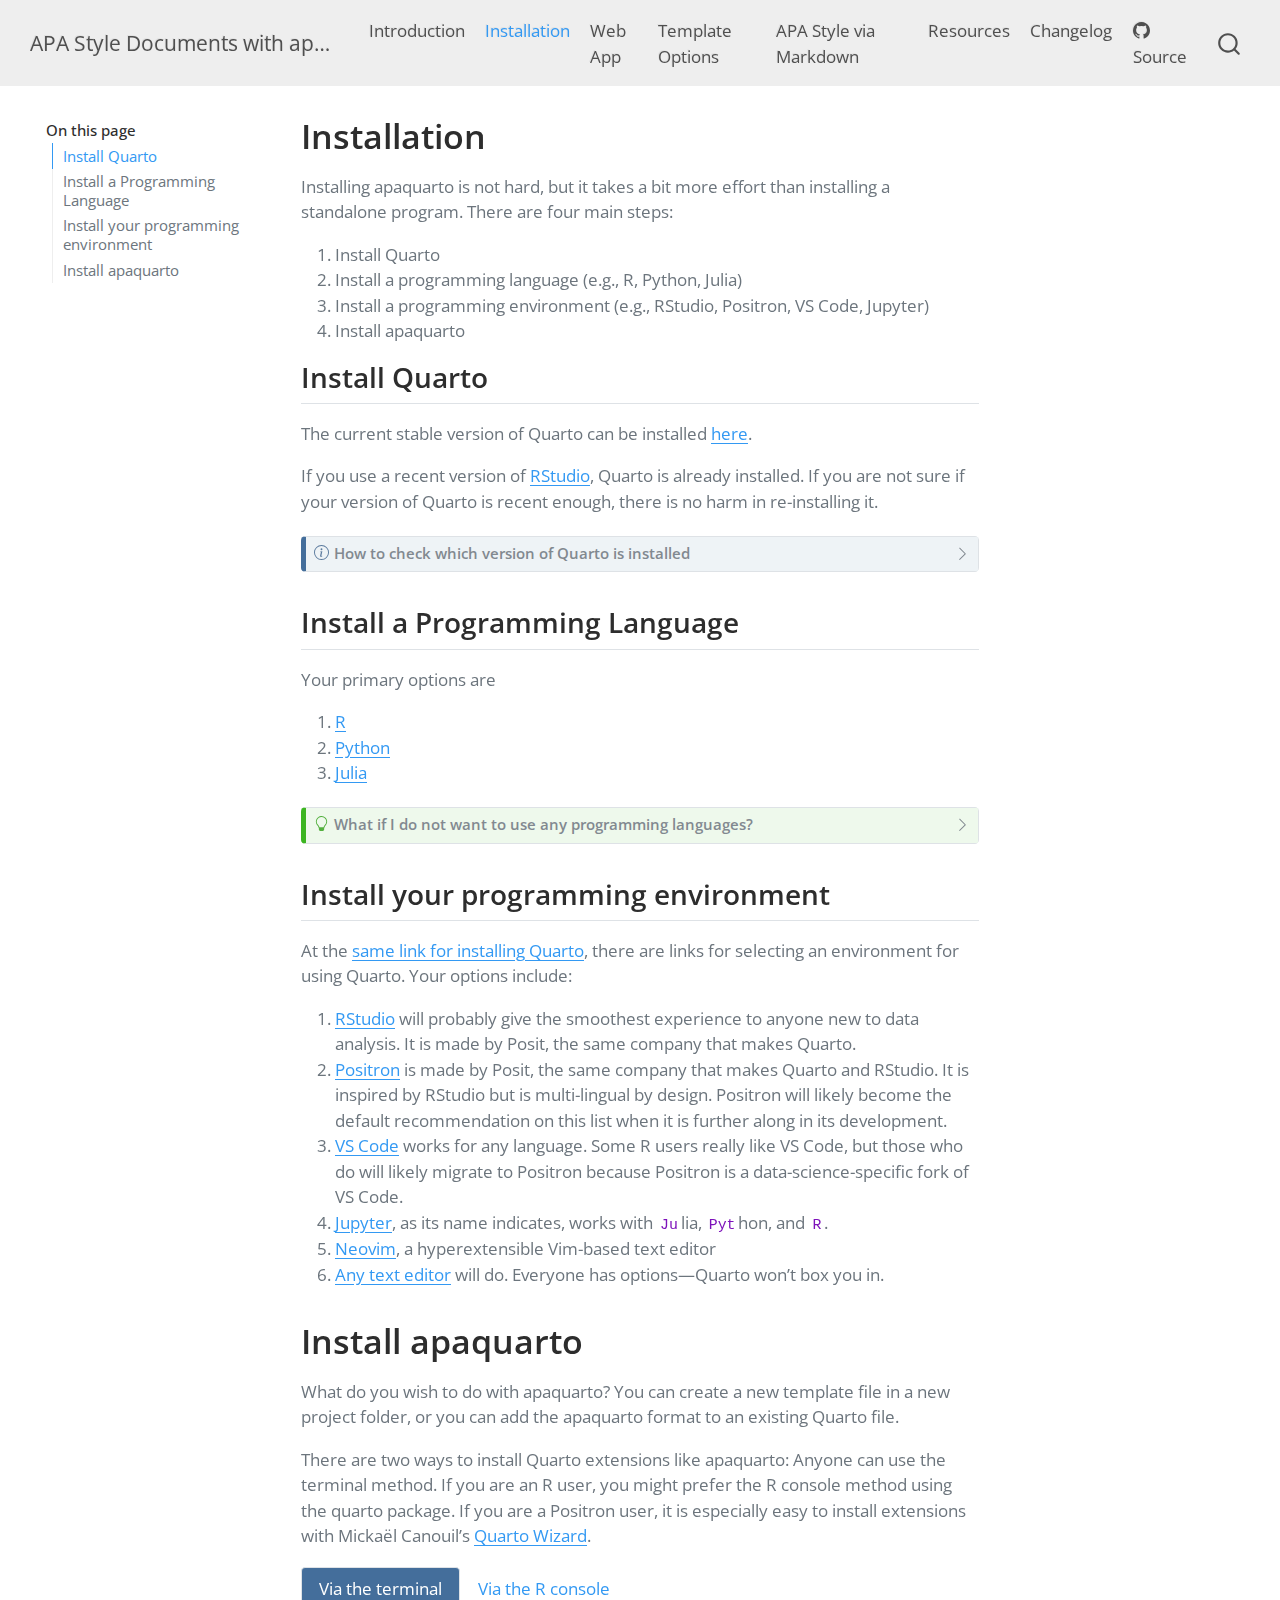
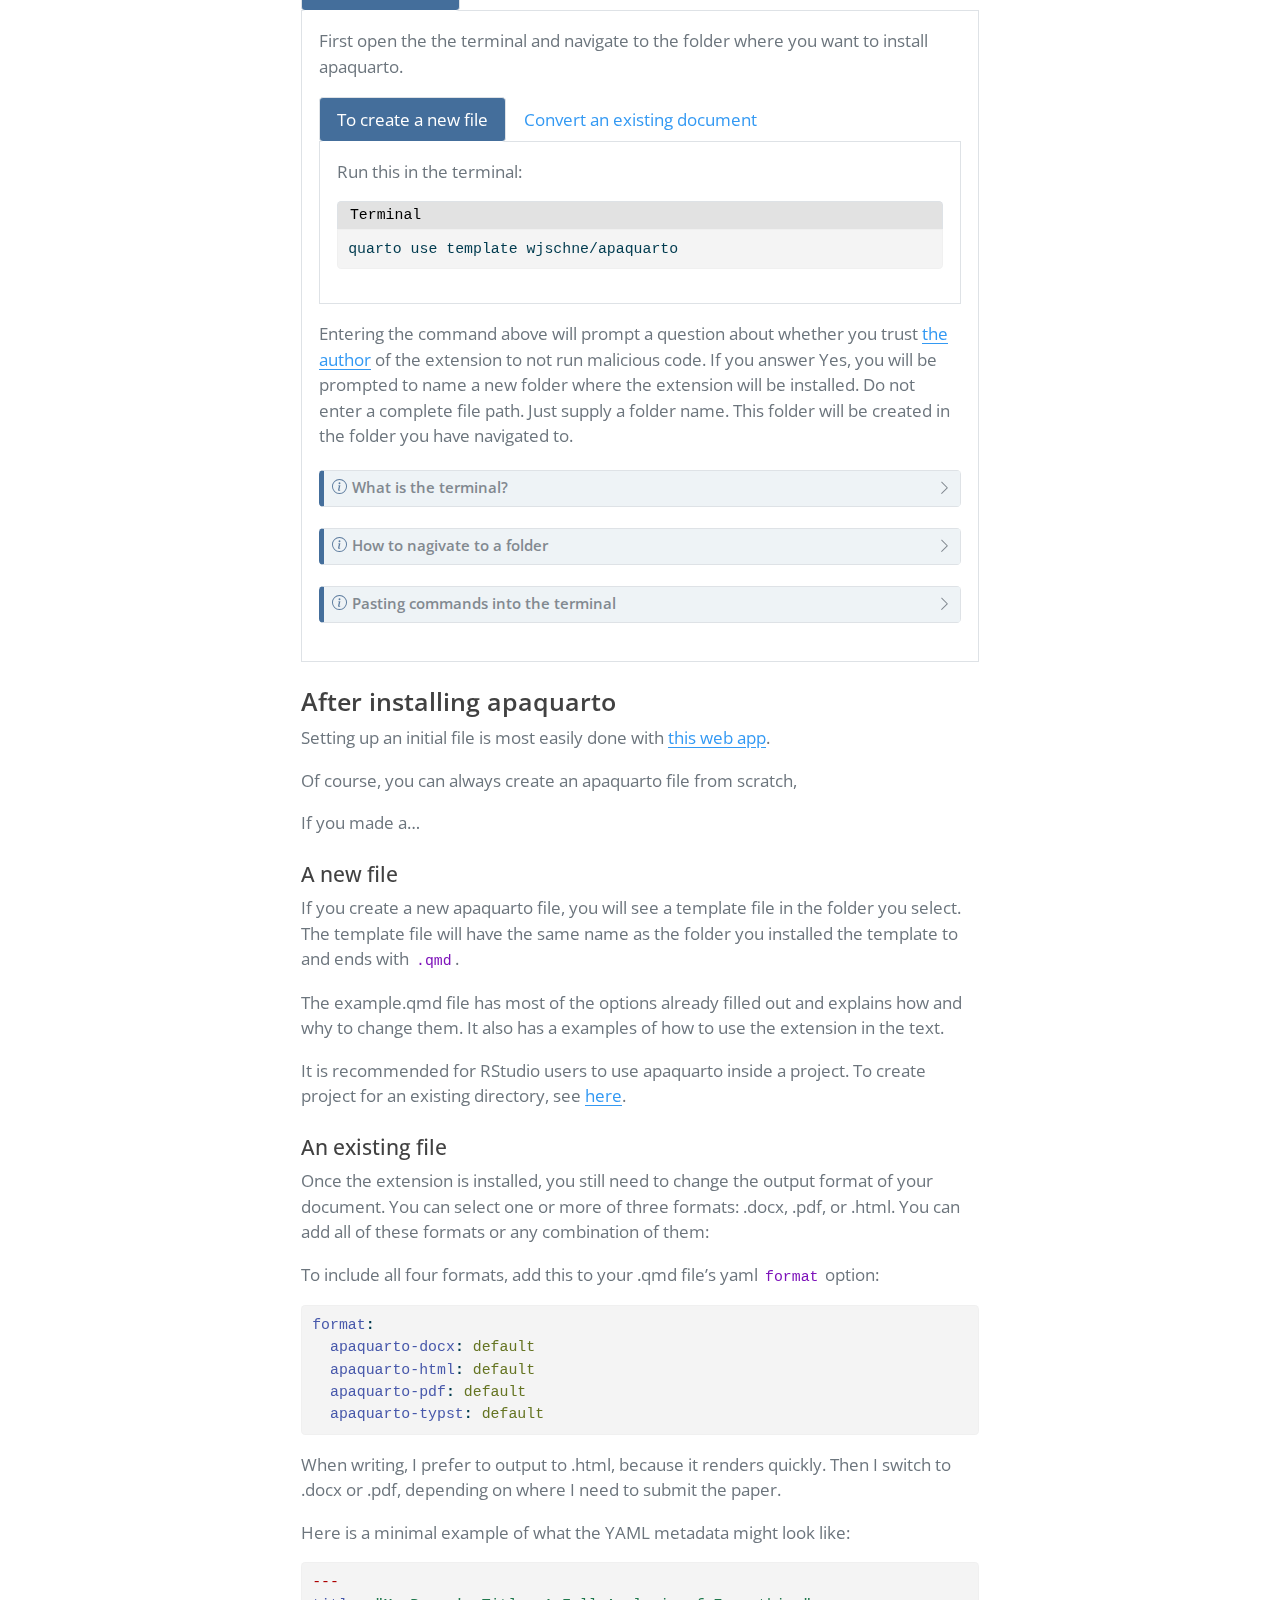
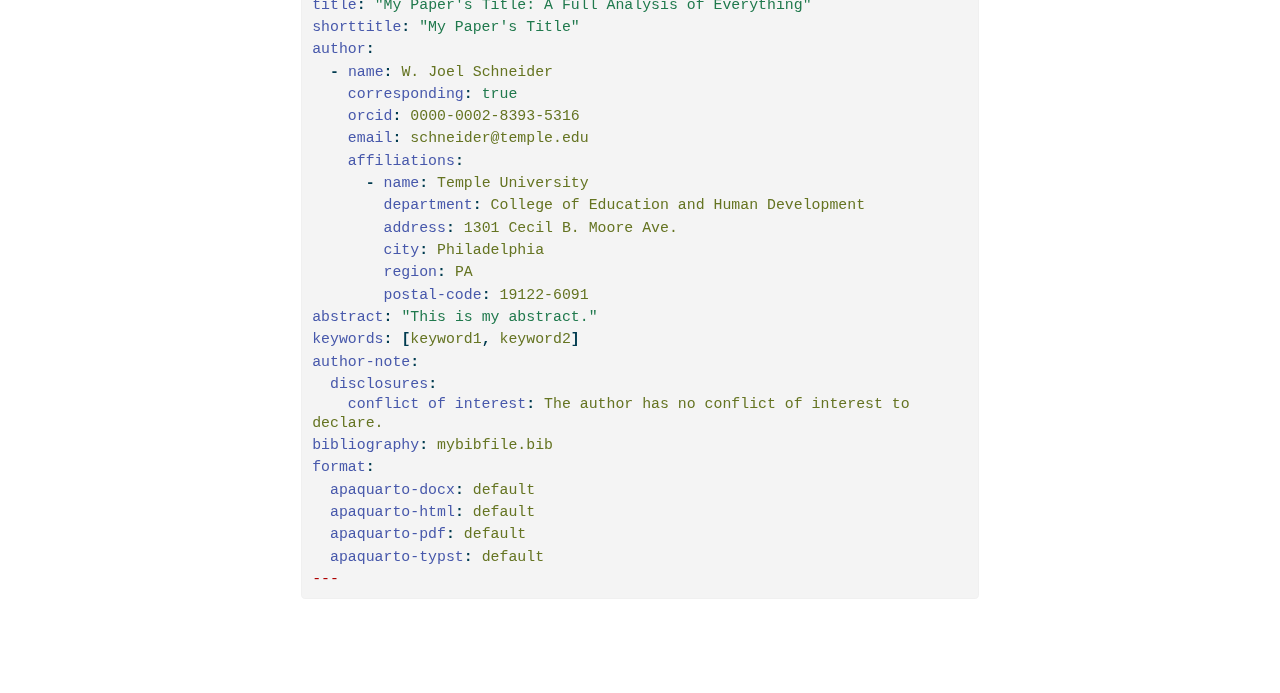
<file: docs/installation.html>
<!DOCTYPE html>
<html xmlns="http://www.w3.org/1999/xhtml" lang="en" xml:lang="en"><head>

<meta charset="utf-8">
<meta name="generator" content="quarto-1.7.32">

<meta name="viewport" content="width=device-width, initial-scale=1.0, user-scalable=yes">


<title>Installation – APA Style Documents with apaquarto</title>
<style>
code{white-space: pre-wrap;}
span.smallcaps{font-variant: small-caps;}
div.columns{display: flex; gap: min(4vw, 1.5em);}
div.column{flex: auto; overflow-x: auto;}
div.hanging-indent{margin-left: 1.5em; text-indent: -1.5em;}
ul.task-list{list-style: none;}
ul.task-list li input[type="checkbox"] {
  width: 0.8em;
  margin: 0 0.8em 0.2em -1em; /* quarto-specific, see https://github.com/quarto-dev/quarto-cli/issues/4556 */ 
  vertical-align: middle;
}
/* CSS for syntax highlighting */
html { -webkit-text-size-adjust: 100%; }
pre > code.sourceCode { white-space: pre; position: relative; }
pre > code.sourceCode > span { display: inline-block; line-height: 1.25; }
pre > code.sourceCode > span:empty { height: 1.2em; }
.sourceCode { overflow: visible; }
code.sourceCode > span { color: inherit; text-decoration: inherit; }
div.sourceCode { margin: 1em 0; }
pre.sourceCode { margin: 0; }
@media screen {
div.sourceCode { overflow: auto; }
}
@media print {
pre > code.sourceCode { white-space: pre-wrap; }
pre > code.sourceCode > span { text-indent: -5em; padding-left: 5em; }
}
pre.numberSource code
  { counter-reset: source-line 0; }
pre.numberSource code > span
  { position: relative; left: -4em; counter-increment: source-line; }
pre.numberSource code > span > a:first-child::before
  { content: counter(source-line);
    position: relative; left: -1em; text-align: right; vertical-align: baseline;
    border: none; display: inline-block;
    -webkit-touch-callout: none; -webkit-user-select: none;
    -khtml-user-select: none; -moz-user-select: none;
    -ms-user-select: none; user-select: none;
    padding: 0 4px; width: 4em;
  }
pre.numberSource { margin-left: 3em;  padding-left: 4px; }
div.sourceCode
  {   }
@media screen {
pre > code.sourceCode > span > a:first-child::before { text-decoration: underline; }
}
</style>


<script src="site_libs/quarto-nav/quarto-nav.js"></script>
<script src="site_libs/quarto-nav/headroom.min.js"></script>
<script src="site_libs/clipboard/clipboard.min.js"></script>
<script src="site_libs/quarto-search/autocomplete.umd.js"></script>
<script src="site_libs/quarto-search/fuse.min.js"></script>
<script src="site_libs/quarto-search/quarto-search.js"></script>
<meta name="quarto:offset" content="./">
<script src="site_libs/quarto-html/quarto.js" type="module"></script>
<script src="site_libs/quarto-html/tabsets/tabsets.js" type="module"></script>
<script src="site_libs/quarto-html/popper.min.js"></script>
<script src="site_libs/quarto-html/tippy.umd.min.js"></script>
<script src="site_libs/quarto-html/anchor.min.js"></script>
<link href="site_libs/quarto-html/tippy.css" rel="stylesheet">
<link href="site_libs/quarto-html/quarto-syntax-highlighting-37eea08aefeeee20ff55810ff984fec1.css" rel="stylesheet" id="quarto-text-highlighting-styles">
<script src="site_libs/bootstrap/bootstrap.min.js"></script>
<link href="site_libs/bootstrap/bootstrap-icons.css" rel="stylesheet">
<link href="site_libs/bootstrap/bootstrap-1f41107236bd320b13bcc3cd74ed15d5.min.css" rel="stylesheet" append-hash="true" id="quarto-bootstrap" data-mode="light">
<script src="site_libs/quarto-contrib/kbd/kbd.js"></script>
<link href="site_libs/quarto-contrib/kbd/kbd.css" rel="stylesheet">
<script src="site_libs/quarto-contrib/glightbox/glightbox.min.js"></script>
<link href="site_libs/quarto-contrib/glightbox/glightbox.min.css" rel="stylesheet">
<link href="site_libs/quarto-contrib/glightbox/lightbox.css" rel="stylesheet">
<script id="quarto-search-options" type="application/json">{
  "location": "navbar",
  "copy-button": false,
  "collapse-after": 3,
  "panel-placement": "end",
  "type": "overlay",
  "limit": 50,
  "keyboard-shortcut": [
    "f",
    "/",
    "s"
  ],
  "show-item-context": false,
  "language": {
    "search-no-results-text": "No results",
    "search-matching-documents-text": "matching documents",
    "search-copy-link-title": "Copy link to search",
    "search-hide-matches-text": "Hide additional matches",
    "search-more-match-text": "more match in this document",
    "search-more-matches-text": "more matches in this document",
    "search-clear-button-title": "Clear",
    "search-text-placeholder": "",
    "search-detached-cancel-button-title": "Cancel",
    "search-submit-button-title": "Submit",
    "search-label": "Search"
  }
}</script>


</head>

<body class="floating nav-fixed quarto-light">

<div id="quarto-search-results"></div>
  <header id="quarto-header" class="headroom fixed-top">
    <nav class="navbar navbar-expand-lg " data-bs-theme="dark">
      <div class="navbar-container container-fluid">
      <div class="navbar-brand-container mx-auto">
    <a class="navbar-brand" href="./index.html">
    <span class="navbar-title">APA Style Documents with apaquarto</span>
    </a>
  </div>
            <div id="quarto-search" class="" title="Search"></div>
          <button class="navbar-toggler" type="button" data-bs-toggle="collapse" data-bs-target="#navbarCollapse" aria-controls="navbarCollapse" role="menu" aria-expanded="false" aria-label="Toggle navigation" onclick="if (window.quartoToggleHeadroom) { window.quartoToggleHeadroom(); }">
  <span class="navbar-toggler-icon"></span>
</button>
          <div class="collapse navbar-collapse" id="navbarCollapse">
            <ul class="navbar-nav navbar-nav-scroll me-auto">
  <li class="nav-item">
    <a class="nav-link" href="./index.html"> 
<span class="menu-text">Introduction</span></a>
  </li>  
  <li class="nav-item">
    <a class="nav-link active" href="./installation.html" aria-current="page"> 
<span class="menu-text">Installation</span></a>
  </li>  
  <li class="nav-item">
    <a class="nav-link" href="./apashiny.html"> 
<span class="menu-text">Web App</span></a>
  </li>  
  <li class="nav-item">
    <a class="nav-link" href="./options.html"> 
<span class="menu-text">Template Options</span></a>
  </li>  
  <li class="nav-item">
    <a class="nav-link" href="./writing.html"> 
<span class="menu-text">APA Style via Markdown</span></a>
  </li>  
  <li class="nav-item">
    <a class="nav-link" href="./resources.html"> 
<span class="menu-text">Resources</span></a>
  </li>  
  <li class="nav-item">
    <a class="nav-link" href="./changelog.html"> 
<span class="menu-text">Changelog</span></a>
  </li>  
</ul>
            <ul class="navbar-nav navbar-nav-scroll ms-auto">
  <li class="nav-item">
    <a class="nav-link" href="https://github.com/wjschne/apaquarto"> <i class="bi bi-github" role="img">
</i> 
<span class="menu-text">Source</span></a>
  </li>  
</ul>
          </div> <!-- /navcollapse -->
            <div class="quarto-navbar-tools">
</div>
      </div> <!-- /container-fluid -->
    </nav>
</header>
<!-- content -->
<div id="quarto-content" class="quarto-container page-columns page-rows-contents page-layout-article page-navbar">
<!-- sidebar -->
  <nav id="quarto-sidebar" class="sidebar collapse collapse-horizontal quarto-sidebar-collapse-item sidebar-navigation floating overflow-auto">
    <nav id="TOC" role="doc-toc" class="toc-active">
    <h2 id="toc-title">On this page</h2>
   
  <ul>
  <li><a href="#install-quarto" id="toc-install-quarto" class="nav-link active" data-scroll-target="#install-quarto">Install Quarto</a></li>
  <li><a href="#install-a-programming-language" id="toc-install-a-programming-language" class="nav-link" data-scroll-target="#install-a-programming-language">Install a Programming Language</a></li>
  <li><a href="#install-your-programming-environment" id="toc-install-your-programming-environment" class="nav-link" data-scroll-target="#install-your-programming-environment">Install your programming environment</a></li>
  <li><a href="#install-apaquarto" id="toc-install-apaquarto" class="nav-link" data-scroll-target="#install-apaquarto">Install apaquarto</a>
  <ul class="collapse">
  <li><a href="#after-installing-apaquarto" id="toc-after-installing-apaquarto" class="nav-link" data-scroll-target="#after-installing-apaquarto">After installing apaquarto</a></li>
  </ul></li>
  </ul>
</nav>
</nav>
<div id="quarto-sidebar-glass" class="quarto-sidebar-collapse-item" data-bs-toggle="collapse" data-bs-target=".quarto-sidebar-collapse-item"></div>
<!-- margin-sidebar -->
    <div id="quarto-margin-sidebar" class="sidebar margin-sidebar zindex-bottom">
    </div>
<!-- main -->
<main class="content" id="quarto-document-content">

<header id="title-block-header" class="quarto-title-block default">
<div class="quarto-title">
<h1 class="title">Installation</h1>
</div>



<div class="quarto-title-meta">

    
  
    
  </div>
  


</header>


<p>Installing apaquarto is not hard, but it takes a bit more effort than installing a standalone program. There are four main steps:</p>
<ol type="1">
<li>Install Quarto</li>
<li>Install a programming language (e.g., R, Python, Julia)</li>
<li>Install a programming environment (e.g., RStudio, Positron, VS Code, Jupyter)</li>
<li>Install apaquarto</li>
</ol>
<section id="install-quarto" class="level2">
<h2 class="anchored" data-anchor-id="install-quarto">Install Quarto</h2>
<p>The current stable version of Quarto can be installed <a href="https://quarto.org/docs/get-started/">here</a>.</p>
<p>If you use a recent version of <a href="https://posit.co/download/rstudio-desktop/">RStudio</a>, Quarto is already installed. If you are not sure if your version of Quarto is recent enough, there is no harm in re-installing it.</p>
<div class="callout callout-style-default callout-note callout-titled">
<div class="callout-header d-flex align-content-center" data-bs-toggle="collapse" data-bs-target=".callout-1-contents" aria-controls="callout-1" aria-expanded="false" aria-label="Toggle callout">
<div class="callout-icon-container">
<i class="callout-icon"></i>
</div>
<div class="callout-title-container flex-fill">
How to check which version of Quarto is installed
</div>
<div class="callout-btn-toggle d-inline-block border-0 py-1 ps-1 pe-0 float-end"><i class="callout-toggle"></i></div>
</div>
<div id="callout-1" class="callout-1-contents callout-collapse collapse">
<div class="callout-body-container callout-body">
<p>In a <a href="https://docs.posit.co/ide/user/ide/guide/tools/terminal.html">terminal</a>, run</p>
<div class="cell">
<div class="code-with-filename">
<div class="code-with-filename-file">
<pre><strong>Terminal</strong></pre>
</div>
<div class="sourceCode cell-code" id="cb1"><pre class="sourceCode bash code-with-copy"><code class="sourceCode bash"><span id="cb1-1"><a href="#cb1-1" aria-hidden="true" tabindex="-1"></a><span class="ex">quarto</span> <span class="at">--version</span></span></code><button title="Copy to Clipboard" class="code-copy-button"><i class="bi"></i></button></pre></div>
</div>
</div>
</div>
</div>
</div>
</section>
<section id="install-a-programming-language" class="level2">
<h2 class="anchored" data-anchor-id="install-a-programming-language">Install a Programming Language</h2>
<p>Your primary options are</p>
<ol type="1">
<li><a href="https://www.r-project.org/">R</a></li>
<li><a href="https://www.python.org/">Python</a></li>
<li><a href="https://julialang.org/">Julia</a></li>
</ol>
<div class="callout callout-style-default callout-tip callout-titled">
<div class="callout-header d-flex align-content-center" data-bs-toggle="collapse" data-bs-target=".callout-2-contents" aria-controls="callout-2" aria-expanded="false" aria-label="Toggle callout">
<div class="callout-icon-container">
<i class="callout-icon"></i>
</div>
<div class="callout-title-container flex-fill">
What if I do not want to use any programming languages?
</div>
<div class="callout-btn-toggle d-inline-block border-0 py-1 ps-1 pe-0 float-end"><i class="callout-toggle"></i></div>
</div>
<div id="callout-2" class="callout-2-contents callout-collapse collapse">
<div class="callout-body-container callout-body">
<p>If you just want to use apaquarto to make APA-style documents, but do not plan to do any analyses, install R and RStudio. You do not need R for anything, but the Quarto experience will be easier in RStudio with R installed.</p>
</div>
</div>
</div>
</section>
<section id="install-your-programming-environment" class="level2">
<h2 class="anchored" data-anchor-id="install-your-programming-environment">Install your programming environment</h2>
<p>At the <a href="https://quarto.org/docs/get-started/">same link for installing Quarto</a>, there are links for selecting an environment for using Quarto. Your options include:</p>
<ol type="1">
<li><a href="https://posit.co/download/rstudio-desktop/">RStudio</a> will probably give the smoothest experience to anyone new to data analysis. It is made by Posit, the same company that makes Quarto.</li>
<li><a href="https://positron.posit.co/">Positron</a> is made by Posit, the same company that makes Quarto and RStudio. It is inspired by RStudio but is multi-lingual by design. Positron will likely become the default recommendation on this list when it is further along in its development.</li>
<li><a href="https://code.visualstudio.com/">VS Code</a> works for any language. Some R users really like VS Code, but those who do will likely migrate to Positron because Positron is a data-science-specific fork of VS Code.</li>
<li><a href="https://jupyter.org/">Jupyter</a>, as its name indicates, works with <code>Ju</code>lia, <code>Pyt</code>hon, and <code>R</code>.</li>
<li><a href="https://neovim.io/">Neovim</a>, a hyperextensible Vim-based text editor</li>
<li><a href="https://quarto.org/docs/get-started/hello/text-editor.html">Any text editor</a> will do. Everyone has options—Quarto won’t box you in.</li>
</ol>
</section>
<section id="install-apaquarto" class="level1">
<h1>Install apaquarto</h1>
<p>What do you wish to do with apaquarto? You can create a new template file in a new project folder, or you can add the apaquarto format to an existing Quarto file.</p>
<p>There are two ways to install Quarto extensions like apaquarto: Anyone can use the terminal method. If you are an R user, you might prefer the R console method using the quarto package. If you are a Positron user, it is especially easy to install extensions with Mickaël Canouil’s <a href="https://github.com/mcanouil/quarto-wizard">Quarto Wizard</a>.</p>
<div class="tabset-margin-container"></div><div class="panel-tabset nav-pills">
<ul class="nav nav-tabs" role="tablist"><li class="nav-item" role="presentation"><a class="nav-link active" id="tabset-3-1-tab" data-bs-toggle="tab" data-bs-target="#tabset-3-1" role="tab" aria-controls="tabset-3-1" aria-selected="true">Via the terminal</a></li><li class="nav-item" role="presentation"><a class="nav-link" id="tabset-3-2-tab" data-bs-toggle="tab" data-bs-target="#tabset-3-2" role="tab" aria-controls="tabset-3-2" aria-selected="false">Via the R console</a></li></ul>
<div class="tab-content nav-pills">
<div id="tabset-3-1" class="tab-pane active" role="tabpanel" aria-labelledby="tabset-3-1-tab">
<p>First open the the terminal and navigate to the folder where you want to install apaquarto.</p>
<div class="tabset-margin-container"></div><div class="panel-tabset nav.pills">
<ul class="nav nav-tabs" role="tablist"><li class="nav-item" role="presentation"><a class="nav-link active" id="tabset-1-1-tab" data-bs-toggle="tab" data-bs-target="#tabset-1-1" role="tab" aria-controls="tabset-1-1" aria-selected="true">To create a new file</a></li><li class="nav-item" role="presentation"><a class="nav-link" id="tabset-1-2-tab" data-bs-toggle="tab" data-bs-target="#tabset-1-2" role="tab" aria-controls="tabset-1-2" aria-selected="false">Convert an existing document</a></li></ul>
<div class="tab-content nav.pills">
<div id="tabset-1-1" class="tab-pane active" role="tabpanel" aria-labelledby="tabset-1-1-tab">
<p>Run this in the terminal:</p>
<div class="cell">
<div class="code-with-filename">
<div class="code-with-filename-file">
<pre><strong>Terminal</strong></pre>
</div>
<div class="sourceCode cell-code" id="cb2"><pre class="sourceCode bash code-with-copy"><code class="sourceCode bash"><span id="cb2-1"><a href="#cb2-1" aria-hidden="true" tabindex="-1"></a><span class="ex">quarto</span> use template wjschne/apaquarto</span></code><button title="Copy to Clipboard" class="code-copy-button"><i class="bi"></i></button></pre></div>
</div>
</div>
</div>
<div id="tabset-1-2" class="tab-pane" role="tabpanel" aria-labelledby="tabset-1-2-tab">
<p>Run this in the terminal:</p>
<div class="cell">
<div class="code-with-filename">
<div class="code-with-filename-file">
<pre><strong>Terminal</strong></pre>
</div>
<div class="sourceCode cell-code" id="cb3"><pre class="sourceCode bash code-with-copy"><code class="sourceCode bash"><span id="cb3-1"><a href="#cb3-1" aria-hidden="true" tabindex="-1"></a><span class="ex">quarto</span> add wjschne/apaquarto</span></code><button title="Copy to Clipboard" class="code-copy-button"><i class="bi"></i></button></pre></div>
</div>
</div>
</div>
</div>
</div>
<p>Entering the command above will prompt a question about whether you trust <a href="https://wjschne.github.io/">the author</a> of the extension to not run malicious code. If you answer Yes, you will be prompted to name a new folder where the extension will be installed. Do not enter a complete file path. Just supply a folder name. This folder will be created in the folder you have navigated to.</p>
<div class="callout callout-style-default callout-note callout-titled">
<div class="callout-header d-flex align-content-center" data-bs-toggle="collapse" data-bs-target=".callout-3-contents" aria-controls="callout-3" aria-expanded="false" aria-label="Toggle callout">
<div class="callout-icon-container">
<i class="callout-icon"></i>
</div>
<div class="callout-title-container flex-fill">
What is the terminal?
</div>
<div class="callout-btn-toggle d-inline-block border-0 py-1 ps-1 pe-0 float-end"><i class="callout-toggle"></i></div>
</div>
<div id="callout-3" class="callout-3-contents callout-collapse collapse">
<div class="callout-body-container callout-body">
<p>A terminal is an interface for telling your computer what to do. A terminal can be pulled up on most programming environments. For example, In RStudio, the terminal is in a tab next to the console (see <a href="#fig-console" class="quarto-xref">Figure&nbsp;2</a>). If you cannot see a terminal tab next to the console, use the keyboard shortcut Alt-Shift-R to make a terminal appear (or select <em>Tools → Terminal → New Terminal.</em> in the RStudio menu).</p>
<div id="fig-terminal" class="quarto-float quarto-figure quarto-figure-center anchored">
<figure class="quarto-float quarto-float-fig figure">
<div aria-describedby="fig-terminal-caption-0ceaefa1-69ba-4598-a22c-09a6ac19f8ca">
<a href="img/terminal.png" class="lightbox" data-gallery="quarto-lightbox-gallery-1" title="Figure&nbsp;1: RStudio terminal. It is okay if your console looks different from mine."><img src="img/terminal.png" class="img-fluid figure-img"></a>
</div>
<figcaption class="quarto-float-caption-bottom quarto-float-caption quarto-float-fig" id="fig-terminal-caption-0ceaefa1-69ba-4598-a22c-09a6ac19f8ca">
Figure&nbsp;1: RStudio terminal. It is okay if your console looks different from mine.
</figcaption>
</figure>
</div>
<p>Alternatively, you can open a terminal directly on any computer:</p>
<ol type="1">
<li><a href="https://support.apple.com/en-in/guide/terminal/welcome/mac">Mac</a>: Click the Launchpad icon in the Dock, type Terminal in the search field, then click Terminal.</li>
<li><a href="https://www.wikihow.com/Open-Terminal-in-Windows">Windows</a>: Click the Windows Start Icon (or press the <kbd aria-hidden="true">Win</kbd><span class="visually-hidden">Win</span> key), type <code>cmd</code>, select Command Prompt.</li>
<li><a href="https://www.wikihow.com/Open-a-Terminal-Window-in-Ubuntu">Linux</a>: Press <kbd aria-hidden="true">Ctrl+Alt+T</kbd><span class="visually-hidden">Ctrl+Alt+T</span></li>
</ol>
</div>
</div>
</div>
<div class="callout callout-style-default callout-note callout-titled">
<div class="callout-header d-flex align-content-center" data-bs-toggle="collapse" data-bs-target=".callout-4-contents" aria-controls="callout-4" aria-expanded="false" aria-label="Toggle callout">
<div class="callout-icon-container">
<i class="callout-icon"></i>
</div>
<div class="callout-title-container flex-fill">
How to nagivate to a folder
</div>
<div class="callout-btn-toggle d-inline-block border-0 py-1 ps-1 pe-0 float-end"><i class="callout-toggle"></i></div>
</div>
<div id="callout-4" class="callout-4-contents callout-collapse collapse">
<div class="callout-body-container callout-body">
<p>Suppose there is a folder on your computer at this location:</p>
<p><code>C:/Users/myname/Documents/MyProject/</code></p>
<p>The <code>cd</code> command means “change directory.” Thus, entering this command will “navigate” you to your desired folder:</p>
<div class="cell">
<div class="code-with-filename">
<div class="code-with-filename-file">
<pre><strong>Terminal</strong></pre>
</div>
<div class="sourceCode cell-code" id="cb4"><pre class="sourceCode bash code-with-copy"><code class="sourceCode bash"><span id="cb4-1"><a href="#cb4-1" aria-hidden="true" tabindex="-1"></a><span class="bu">cd</span> <span class="st">"C:/Users/myname/Documents/MyProject/"</span></span></code><button title="Copy to Clipboard" class="code-copy-button"><i class="bi"></i></button></pre></div>
</div>
</div>
</div>
</div>
</div>
<div class="callout callout-style-default callout-note callout-titled">
<div class="callout-header d-flex align-content-center" data-bs-toggle="collapse" data-bs-target=".callout-5-contents" aria-controls="callout-5" aria-expanded="false" aria-label="Toggle callout">
<div class="callout-icon-container">
<i class="callout-icon"></i>
</div>
<div class="callout-title-container flex-fill">
Pasting commands into the terminal
</div>
<div class="callout-btn-toggle d-inline-block border-0 py-1 ps-1 pe-0 float-end"><i class="callout-toggle"></i></div>
</div>
<div id="callout-5" class="callout-5-contents callout-collapse collapse">
<div class="callout-body-container callout-body">
<p>In many terminals, the “paste” shortcut is different from what you might be used to (i.e., <kbd aria-hidden="true">Ctrl+Shift+V</kbd><span class="visually-hidden">Ctrl+Shift+V</span> instead of <kbd aria-hidden="true">Ctrl+V</kbd><span class="visually-hidden">Ctrl+V</span>). If that does not work, try right-clicking and selecting <code>paste</code>. If all else fails, just type the command.</p>
</div>
</div>
</div>
</div>
<div id="tabset-3-2" class="tab-pane" role="tabpanel" aria-labelledby="tabset-3-2-tab">
<p>If you are an R user, you can install extensions with the <a href="https://quarto-dev.github.io/quarto-r/">quarto package</a> using the R Console.</p>
<ol type="1">
<li>Set the working directory to the folder where you want the template to be installed.</li>
<li>In the R console, run this code:</li>
</ol>
<div class="tabset-margin-container"></div><div class="panel-tabset nav-pills">
<ul class="nav nav-tabs" role="tablist"><li class="nav-item" role="presentation"><a class="nav-link active" id="tabset-2-1-tab" data-bs-toggle="tab" data-bs-target="#tabset-2-1" role="tab" aria-controls="tabset-2-1" aria-selected="true">Create a new file</a></li><li class="nav-item" role="presentation"><a class="nav-link" id="tabset-2-2-tab" data-bs-toggle="tab" data-bs-target="#tabset-2-2" role="tab" aria-controls="tabset-2-2" aria-selected="false">Convert an existing document</a></li></ul>
<div class="tab-content nav-pills">
<div id="tabset-2-1" class="tab-pane active" role="tabpanel" aria-labelledby="tabset-2-1-tab">
<div class="cell">
<div class="sourceCode cell-code" id="cb5"><pre class="sourceCode r code-with-copy"><code class="sourceCode r"><span id="cb5-1"><a href="#cb5-1" aria-hidden="true" tabindex="-1"></a>quarto<span class="sc">::</span><span class="fu">quarto_use_template</span>(<span class="st">"wjschne/apaquarto"</span>, <span class="at">no_prompt =</span> <span class="cn">TRUE</span>)</span></code><button title="Copy to Clipboard" class="code-copy-button"><i class="bi"></i></button></pre></div>
</div>
</div>
<div id="tabset-2-2" class="tab-pane" role="tabpanel" aria-labelledby="tabset-2-2-tab">
<div class="cell">
<div class="sourceCode cell-code" id="cb6"><pre class="sourceCode r code-with-copy"><code class="sourceCode r"><span id="cb6-1"><a href="#cb6-1" aria-hidden="true" tabindex="-1"></a>quarto<span class="sc">::</span><span class="fu">quarto_add_extension</span>(<span class="st">"wjschne/apaquarto"</span>, <span class="at">no_prompt =</span> <span class="cn">TRUE</span>)</span></code><button title="Copy to Clipboard" class="code-copy-button"><i class="bi"></i></button></pre></div>
</div>
</div>
</div>
</div>
<p>A prompt may ask if you trust <a href="https://wjschne.github.io/">the author</a> not to place malicious code on your machine. To proceed, answer <code>Yes</code> or just <code>Y</code>.</p>
<div class="callout callout-style-default callout-note callout-titled">
<div class="callout-header d-flex align-content-center" data-bs-toggle="collapse" data-bs-target=".callout-6-contents" aria-controls="callout-6" aria-expanded="false" aria-label="Toggle callout">
<div class="callout-icon-container">
<i class="callout-icon"></i>
</div>
<div class="callout-title-container flex-fill">
What is the R Console?
</div>
<div class="callout-btn-toggle d-inline-block border-0 py-1 ps-1 pe-0 float-end"><i class="callout-toggle"></i></div>
</div>
<div id="callout-6" class="callout-6-contents callout-collapse collapse">
<div class="callout-body-container callout-body">
<p>The console is for entering R commands. In RStudio, it is in the lower left pane by default. See <a href="#fig-console" class="quarto-xref">Figure&nbsp;2</a>. It is okay if your console looks different from mine.</p>
<div id="fig-console" class="quarto-float quarto-figure quarto-figure-center anchored">
<figure class="quarto-float quarto-float-fig figure">
<div aria-describedby="fig-console-caption-0ceaefa1-69ba-4598-a22c-09a6ac19f8ca">
<a href="img/console.png" class="lightbox" data-gallery="quarto-lightbox-gallery-2" title="Figure&nbsp;2: RStudio console"><img src="img/console.png" class="img-fluid figure-img"></a>
</div>
<figcaption class="quarto-float-caption-bottom quarto-float-caption quarto-float-fig" id="fig-console-caption-0ceaefa1-69ba-4598-a22c-09a6ac19f8ca">
Figure&nbsp;2: RStudio console
</figcaption>
</figure>
</div>
<p>To use the console, type a command and press <kbd aria-hidden="true">Enter</kbd><span class="visually-hidden">Enter</span>.</p>
</div>
</div>
</div>
<div class="callout callout-style-default callout-note callout-titled">
<div class="callout-header d-flex align-content-center" data-bs-toggle="collapse" data-bs-target=".callout-7-contents" aria-controls="callout-7" aria-expanded="false" aria-label="Toggle callout">
<div class="callout-icon-container">
<i class="callout-icon"></i>
</div>
<div class="callout-title-container flex-fill">
What is the quarto package?
</div>
<div class="callout-btn-toggle d-inline-block border-0 py-1 ps-1 pe-0 float-end"><i class="callout-toggle"></i></div>
</div>
<div id="callout-7" class="callout-7-contents callout-collapse collapse">
<div class="callout-body-container callout-body">
<p>The quarto package is not Quarto itself, but it provides convenient functions to interact with Quarto. You will need a recent version of the quarto package (version 1.4 or higher).</p>
<p>If the quarto package is not installed, you can can install it by running this code in the console:</p>
<div class="cell">
<div class="sourceCode cell-code" id="cb7"><pre class="sourceCode r code-with-copy"><code class="sourceCode r"><span id="cb7-1"><a href="#cb7-1" aria-hidden="true" tabindex="-1"></a><span class="fu">install.packages</span>(<span class="st">"quarto"</span>)</span></code><button title="Copy to Clipboard" class="code-copy-button"><i class="bi"></i></button></pre></div>
</div>
<p>Alternatively, in RStudio’s lower right pane:</p>
<ol type="1">
<li>Select the <strong>Packages</strong> tab.</li>
<li>Click the <strong>Install</strong> button.</li>
<li>Enter “quarto” in the input box.</li>
<li>Click <strong>Install</strong>.</li>
</ol>
</div>
</div>
</div>
<div class="callout callout-style-default callout-note callout-titled">
<div class="callout-header d-flex align-content-center" data-bs-toggle="collapse" data-bs-target=".callout-8-contents" aria-controls="callout-8" aria-expanded="false" aria-label="Toggle callout">
<div class="callout-icon-container">
<i class="callout-icon"></i>
</div>
<div class="callout-title-container flex-fill">
How to set the working directory
</div>
<div class="callout-btn-toggle d-inline-block border-0 py-1 ps-1 pe-0 float-end"><i class="callout-toggle"></i></div>
</div>
<div id="callout-8" class="callout-8-contents callout-collapse collapse">
<div class="callout-body-container callout-body">
<p>Suppose there is a folder on your computer at this location:</p>
<p><code>C:/Users/myname/Documents/MyProject/</code></p>
<p>You can set the working directory in the R console with this command</p>
<div class="cell">
<div class="sourceCode cell-code" id="cb8"><pre class="sourceCode r code-with-copy"><code class="sourceCode r"><span id="cb8-1"><a href="#cb8-1" aria-hidden="true" tabindex="-1"></a><span class="fu">setwd</span>(<span class="st">"C:/Users/myname/Documents/MyProject/"</span>)</span></code><button title="Copy to Clipboard" class="code-copy-button"><i class="bi"></i></button></pre></div>
</div>
<p>Alternatively, you can set the working directory in the RStudio menu:</p>
<ol type="1">
<li>Select <em>Session → Set Working Directory → Choose Directory</em></li>
</ol>
<div class="quarto-figure quarto-figure-center">
<figure class="figure">
<p><a href="img/menuworkingdirectory.png" class="lightbox" data-gallery="quarto-lightbox-gallery-3" title="Set Working Directory Via RStudio Menu"><img src="img/menuworkingdirectory.png" class="img-fluid figure-img" alt="Set Working Directory Via RStudio Menu"></a></p>
<figcaption>Set Working Directory Via RStudio Menu</figcaption>
</figure>
</div>
<ol start="2" type="1">
<li>Navigate to a folder where you want to create a new folder.</li>
</ol>
</div>
</div>
</div>
<div class="callout callout-style-default callout-note callout-titled">
<div class="callout-header d-flex align-content-center" data-bs-toggle="collapse" data-bs-target=".callout-9-contents" aria-controls="callout-9" aria-expanded="false" aria-label="Toggle callout">
<div class="callout-icon-container">
<i class="callout-icon"></i>
</div>
<div class="callout-title-container flex-fill">
How to skip the prompts
</div>
<div class="callout-btn-toggle d-inline-block border-0 py-1 ps-1 pe-0 float-end"><i class="callout-toggle"></i></div>
</div>
<div id="callout-9" class="callout-9-contents callout-collapse collapse">
<div class="callout-body-container callout-body">
<p>Run the <code>quarto_use_template</code> function with the <code>no_prompt</code> option set to <code>TRUE</code>:</p>
<div class="cell">
<div class="sourceCode cell-code" id="cb9"><pre class="sourceCode r code-with-copy"><code class="sourceCode r"><span id="cb9-1"><a href="#cb9-1" aria-hidden="true" tabindex="-1"></a>quarto<span class="sc">::</span><span class="fu">quarto_use_template</span>(<span class="st">"wjschne/apaquarto"</span>, <span class="at">no_prompt =</span> <span class="cn">TRUE</span>)</span></code><button title="Copy to Clipboard" class="code-copy-button"><i class="bi"></i></button></pre></div>
</div>
</div>
</div>
</div>
<div class="callout callout-style-default callout-note callout-titled">
<div class="callout-header d-flex align-content-center" data-bs-toggle="collapse" data-bs-target=".callout-10-contents" aria-controls="callout-10" aria-expanded="false" aria-label="Toggle callout">
<div class="callout-icon-container">
<i class="callout-icon"></i>
</div>
<div class="callout-title-container flex-fill">
How to inspect the code before installing it
</div>
<div class="callout-btn-toggle d-inline-block border-0 py-1 ps-1 pe-0 float-end"><i class="callout-toggle"></i></div>
</div>
<div id="callout-10" class="callout-10-contents callout-collapse collapse">
<div class="callout-body-container callout-body">
<p>The apaquarto source code is in <a href="https://github.com/wjschne/apaquarto">this repository</a>. Installing the extension will install the contents of the <code>_extensions/apaquarto</code> folder. If you install the template, it will install the <code>template.qmd</code> file and rename it to the name of the folder you install the template to. In addition, these files will be installed:</p>
<ul>
<li>bibliography.bib</li>
<li>README.md</li>
<li>example.qmd</li>
</ul>
</div>
</div>
</div>
</div>
</div>
</div>
<section id="after-installing-apaquarto" class="level3">
<h3 class="anchored" data-anchor-id="after-installing-apaquarto">After installing apaquarto</h3>
<p>Setting up an initial file is most easily done with <a href="https://wjschne.github.io/apa7maker/">this web app</a>.</p>
<p>Of course, you can always create an apaquarto file from scratch,</p>
<p>If you made a…</p>
<section id="a-new-file" class="level4">
<h4 class="anchored" data-anchor-id="a-new-file">A new file</h4>
<p>If you create a new apaquarto file, you will see a template file in the folder you select. The template file will have the same name as the folder you installed the template to and ends with <code>.qmd</code>.</p>
<p>The example.qmd file has most of the options already filled out and explains how and why to change them. It also has a examples of how to use the extension in the text.</p>
<p>It is recommended for RStudio users to use apaquarto inside a project. To create project for an existing directory, see <a href="https://support.posit.co/hc/en-us/articles/200526207-Using-RStudio-Projects">here</a>.</p>
</section>
<section id="an-existing-file" class="level4">
<h4 class="anchored" data-anchor-id="an-existing-file">An existing file</h4>
<p>Once the extension is installed, you still need to change the output format of your document. You can select one or more of three formats: .docx, .pdf, or .html. You can add all of these formats or any combination of them:</p>
<p>To include all four formats, add this to your .qmd file’s yaml <code>format</code> option:</p>
<div class="sourceCode" id="cb10"><pre class="sourceCode yaml code-with-copy"><code class="sourceCode yaml"><span id="cb10-1"><a href="#cb10-1" aria-hidden="true" tabindex="-1"></a><span class="fu">format</span><span class="kw">:</span></span>
<span id="cb10-2"><a href="#cb10-2" aria-hidden="true" tabindex="-1"></a><span class="at">  </span><span class="fu">apaquarto-docx</span><span class="kw">:</span><span class="at"> default</span></span>
<span id="cb10-3"><a href="#cb10-3" aria-hidden="true" tabindex="-1"></a><span class="at">  </span><span class="fu">apaquarto-html</span><span class="kw">:</span><span class="at"> default</span></span>
<span id="cb10-4"><a href="#cb10-4" aria-hidden="true" tabindex="-1"></a><span class="at">  </span><span class="fu">apaquarto-pdf</span><span class="kw">:</span><span class="at"> default</span></span>
<span id="cb10-5"><a href="#cb10-5" aria-hidden="true" tabindex="-1"></a><span class="at">  </span><span class="fu">apaquarto-typst</span><span class="kw">:</span><span class="at"> default</span></span></code><button title="Copy to Clipboard" class="code-copy-button"><i class="bi"></i></button></pre></div>
<p>When writing, I prefer to output to .html, because it renders quickly. Then I switch to .docx or .pdf, depending on where I need to submit the paper.</p>
<p>Here is a minimal example of what the YAML metadata might look like:</p>
<div class="sourceCode" id="cb11"><pre class="sourceCode yaml code-with-copy"><code class="sourceCode yaml"><span id="cb11-1"><a href="#cb11-1" aria-hidden="true" tabindex="-1"></a><span class="pp">---</span></span>
<span id="cb11-2"><a href="#cb11-2" aria-hidden="true" tabindex="-1"></a><span class="fu">title</span><span class="kw">:</span><span class="at"> </span><span class="st">"My Paper's Title: A Full Analysis of Everything"</span></span>
<span id="cb11-3"><a href="#cb11-3" aria-hidden="true" tabindex="-1"></a><span class="fu">shorttitle</span><span class="kw">:</span><span class="at"> </span><span class="st">"My Paper's Title"</span></span>
<span id="cb11-4"><a href="#cb11-4" aria-hidden="true" tabindex="-1"></a><span class="fu">author</span><span class="kw">:</span></span>
<span id="cb11-5"><a href="#cb11-5" aria-hidden="true" tabindex="-1"></a><span class="at">  </span><span class="kw">-</span><span class="at"> </span><span class="fu">name</span><span class="kw">:</span><span class="at"> W. Joel Schneider</span></span>
<span id="cb11-6"><a href="#cb11-6" aria-hidden="true" tabindex="-1"></a><span class="at">    </span><span class="fu">corresponding</span><span class="kw">:</span><span class="at"> </span><span class="ch">true</span></span>
<span id="cb11-7"><a href="#cb11-7" aria-hidden="true" tabindex="-1"></a><span class="at">    </span><span class="fu">orcid</span><span class="kw">:</span><span class="at"> 0000-0002-8393-5316</span></span>
<span id="cb11-8"><a href="#cb11-8" aria-hidden="true" tabindex="-1"></a><span class="at">    </span><span class="fu">email</span><span class="kw">:</span><span class="at"> schneider@temple.edu</span></span>
<span id="cb11-9"><a href="#cb11-9" aria-hidden="true" tabindex="-1"></a><span class="at">    </span><span class="fu">affiliations</span><span class="kw">:</span></span>
<span id="cb11-10"><a href="#cb11-10" aria-hidden="true" tabindex="-1"></a><span class="at">      </span><span class="kw">-</span><span class="at"> </span><span class="fu">name</span><span class="kw">:</span><span class="at"> Temple University</span></span>
<span id="cb11-11"><a href="#cb11-11" aria-hidden="true" tabindex="-1"></a><span class="at">        </span><span class="fu">department</span><span class="kw">:</span><span class="at"> College of Education and Human Development</span></span>
<span id="cb11-12"><a href="#cb11-12" aria-hidden="true" tabindex="-1"></a><span class="at">        </span><span class="fu">address</span><span class="kw">:</span><span class="at"> 1301 Cecil B. Moore Ave.</span></span>
<span id="cb11-13"><a href="#cb11-13" aria-hidden="true" tabindex="-1"></a><span class="at">        </span><span class="fu">city</span><span class="kw">:</span><span class="at"> Philadelphia</span></span>
<span id="cb11-14"><a href="#cb11-14" aria-hidden="true" tabindex="-1"></a><span class="at">        </span><span class="fu">region</span><span class="kw">:</span><span class="at"> PA</span></span>
<span id="cb11-15"><a href="#cb11-15" aria-hidden="true" tabindex="-1"></a><span class="at">        </span><span class="fu">postal-code</span><span class="kw">:</span><span class="at"> 19122-6091</span></span>
<span id="cb11-16"><a href="#cb11-16" aria-hidden="true" tabindex="-1"></a><span class="fu">abstract</span><span class="kw">:</span><span class="at"> </span><span class="st">"This is my abstract."</span></span>
<span id="cb11-17"><a href="#cb11-17" aria-hidden="true" tabindex="-1"></a><span class="fu">keywords</span><span class="kw">:</span><span class="at"> </span><span class="kw">[</span><span class="at">keyword1</span><span class="kw">,</span><span class="at"> keyword2</span><span class="kw">]</span></span>
<span id="cb11-18"><a href="#cb11-18" aria-hidden="true" tabindex="-1"></a><span class="fu">author-note</span><span class="kw">:</span></span>
<span id="cb11-19"><a href="#cb11-19" aria-hidden="true" tabindex="-1"></a><span class="at">  </span><span class="fu">disclosures</span><span class="kw">:</span></span>
<span id="cb11-20"><a href="#cb11-20" aria-hidden="true" tabindex="-1"></a><span class="at">    </span><span class="fu">conflict of interest</span><span class="kw">:</span><span class="at"> The author has no conflict of interest to declare.</span></span>
<span id="cb11-21"><a href="#cb11-21" aria-hidden="true" tabindex="-1"></a><span class="fu">bibliography</span><span class="kw">:</span><span class="at"> mybibfile.bib     </span></span>
<span id="cb11-22"><a href="#cb11-22" aria-hidden="true" tabindex="-1"></a><span class="fu">format</span><span class="kw">:</span></span>
<span id="cb11-23"><a href="#cb11-23" aria-hidden="true" tabindex="-1"></a><span class="at">  </span><span class="fu">apaquarto-docx</span><span class="kw">:</span><span class="at"> default</span></span>
<span id="cb11-24"><a href="#cb11-24" aria-hidden="true" tabindex="-1"></a><span class="at">  </span><span class="fu">apaquarto-html</span><span class="kw">:</span><span class="at"> default</span></span>
<span id="cb11-25"><a href="#cb11-25" aria-hidden="true" tabindex="-1"></a><span class="at">  </span><span class="fu">apaquarto-pdf</span><span class="kw">:</span><span class="at"> default</span></span>
<span id="cb11-26"><a href="#cb11-26" aria-hidden="true" tabindex="-1"></a><span class="at">  </span><span class="fu">apaquarto-typst</span><span class="kw">:</span><span class="at"> default</span></span>
<span id="cb11-27"><a href="#cb11-27" aria-hidden="true" tabindex="-1"></a><span class="pp">---</span></span></code><button title="Copy to Clipboard" class="code-copy-button"><i class="bi"></i></button></pre></div>


</section>
</section>
</section>

</main> <!-- /main -->
<script id="quarto-html-after-body" type="application/javascript">
  window.document.addEventListener("DOMContentLoaded", function (event) {
    const icon = "";
    const anchorJS = new window.AnchorJS();
    anchorJS.options = {
      placement: 'right',
      icon: icon
    };
    anchorJS.add('.anchored');
    const isCodeAnnotation = (el) => {
      for (const clz of el.classList) {
        if (clz.startsWith('code-annotation-')) {                     
          return true;
        }
      }
      return false;
    }
    const onCopySuccess = function(e) {
      // button target
      const button = e.trigger;
      // don't keep focus
      button.blur();
      // flash "checked"
      button.classList.add('code-copy-button-checked');
      var currentTitle = button.getAttribute("title");
      button.setAttribute("title", "Copied!");
      let tooltip;
      if (window.bootstrap) {
        button.setAttribute("data-bs-toggle", "tooltip");
        button.setAttribute("data-bs-placement", "left");
        button.setAttribute("data-bs-title", "Copied!");
        tooltip = new bootstrap.Tooltip(button, 
          { trigger: "manual", 
            customClass: "code-copy-button-tooltip",
            offset: [0, -8]});
        tooltip.show();    
      }
      setTimeout(function() {
        if (tooltip) {
          tooltip.hide();
          button.removeAttribute("data-bs-title");
          button.removeAttribute("data-bs-toggle");
          button.removeAttribute("data-bs-placement");
        }
        button.setAttribute("title", currentTitle);
        button.classList.remove('code-copy-button-checked');
      }, 1000);
      // clear code selection
      e.clearSelection();
    }
    const getTextToCopy = function(trigger) {
        const codeEl = trigger.previousElementSibling.cloneNode(true);
        for (const childEl of codeEl.children) {
          if (isCodeAnnotation(childEl)) {
            childEl.remove();
          }
        }
        return codeEl.innerText;
    }
    const clipboard = new window.ClipboardJS('.code-copy-button:not([data-in-quarto-modal])', {
      text: getTextToCopy
    });
    clipboard.on('success', onCopySuccess);
    if (window.document.getElementById('quarto-embedded-source-code-modal')) {
      const clipboardModal = new window.ClipboardJS('.code-copy-button[data-in-quarto-modal]', {
        text: getTextToCopy,
        container: window.document.getElementById('quarto-embedded-source-code-modal')
      });
      clipboardModal.on('success', onCopySuccess);
    }
      var localhostRegex = new RegExp(/^(?:http|https):\/\/localhost\:?[0-9]*\//);
      var mailtoRegex = new RegExp(/^mailto:/);
        var filterRegex = new RegExp('/' + window.location.host + '/');
      var isInternal = (href) => {
          return filterRegex.test(href) || localhostRegex.test(href) || mailtoRegex.test(href);
      }
      // Inspect non-navigation links and adorn them if external
     var links = window.document.querySelectorAll('a[href]:not(.nav-link):not(.navbar-brand):not(.toc-action):not(.sidebar-link):not(.sidebar-item-toggle):not(.pagination-link):not(.no-external):not([aria-hidden]):not(.dropdown-item):not(.quarto-navigation-tool):not(.about-link)');
      for (var i=0; i<links.length; i++) {
        const link = links[i];
        if (!isInternal(link.href)) {
          // undo the damage that might have been done by quarto-nav.js in the case of
          // links that we want to consider external
          if (link.dataset.originalHref !== undefined) {
            link.href = link.dataset.originalHref;
          }
        }
      }
    function tippyHover(el, contentFn, onTriggerFn, onUntriggerFn) {
      const config = {
        allowHTML: true,
        maxWidth: 500,
        delay: 100,
        arrow: false,
        appendTo: function(el) {
            return el.parentElement;
        },
        interactive: true,
        interactiveBorder: 10,
        theme: 'quarto',
        placement: 'bottom-start',
      };
      if (contentFn) {
        config.content = contentFn;
      }
      if (onTriggerFn) {
        config.onTrigger = onTriggerFn;
      }
      if (onUntriggerFn) {
        config.onUntrigger = onUntriggerFn;
      }
      window.tippy(el, config); 
    }
    const noterefs = window.document.querySelectorAll('a[role="doc-noteref"]');
    for (var i=0; i<noterefs.length; i++) {
      const ref = noterefs[i];
      tippyHover(ref, function() {
        // use id or data attribute instead here
        let href = ref.getAttribute('data-footnote-href') || ref.getAttribute('href');
        try { href = new URL(href).hash; } catch {}
        const id = href.replace(/^#\/?/, "");
        const note = window.document.getElementById(id);
        if (note) {
          return note.innerHTML;
        } else {
          return "";
        }
      });
    }
    const xrefs = window.document.querySelectorAll('a.quarto-xref');
    const processXRef = (id, note) => {
      // Strip column container classes
      const stripColumnClz = (el) => {
        el.classList.remove("page-full", "page-columns");
        if (el.children) {
          for (const child of el.children) {
            stripColumnClz(child);
          }
        }
      }
      stripColumnClz(note)
      if (id === null || id.startsWith('sec-')) {
        // Special case sections, only their first couple elements
        const container = document.createElement("div");
        if (note.children && note.children.length > 2) {
          container.appendChild(note.children[0].cloneNode(true));
          for (let i = 1; i < note.children.length; i++) {
            const child = note.children[i];
            if (child.tagName === "P" && child.innerText === "") {
              continue;
            } else {
              container.appendChild(child.cloneNode(true));
              break;
            }
          }
          if (window.Quarto?.typesetMath) {
            window.Quarto.typesetMath(container);
          }
          return container.innerHTML
        } else {
          if (window.Quarto?.typesetMath) {
            window.Quarto.typesetMath(note);
          }
          return note.innerHTML;
        }
      } else {
        // Remove any anchor links if they are present
        const anchorLink = note.querySelector('a.anchorjs-link');
        if (anchorLink) {
          anchorLink.remove();
        }
        if (window.Quarto?.typesetMath) {
          window.Quarto.typesetMath(note);
        }
        if (note.classList.contains("callout")) {
          return note.outerHTML;
        } else {
          return note.innerHTML;
        }
      }
    }
    for (var i=0; i<xrefs.length; i++) {
      const xref = xrefs[i];
      tippyHover(xref, undefined, function(instance) {
        instance.disable();
        let url = xref.getAttribute('href');
        let hash = undefined; 
        if (url.startsWith('#')) {
          hash = url;
        } else {
          try { hash = new URL(url).hash; } catch {}
        }
        if (hash) {
          const id = hash.replace(/^#\/?/, "");
          const note = window.document.getElementById(id);
          if (note !== null) {
            try {
              const html = processXRef(id, note.cloneNode(true));
              instance.setContent(html);
            } finally {
              instance.enable();
              instance.show();
            }
          } else {
            // See if we can fetch this
            fetch(url.split('#')[0])
            .then(res => res.text())
            .then(html => {
              const parser = new DOMParser();
              const htmlDoc = parser.parseFromString(html, "text/html");
              const note = htmlDoc.getElementById(id);
              if (note !== null) {
                const html = processXRef(id, note);
                instance.setContent(html);
              } 
            }).finally(() => {
              instance.enable();
              instance.show();
            });
          }
        } else {
          // See if we can fetch a full url (with no hash to target)
          // This is a special case and we should probably do some content thinning / targeting
          fetch(url)
          .then(res => res.text())
          .then(html => {
            const parser = new DOMParser();
            const htmlDoc = parser.parseFromString(html, "text/html");
            const note = htmlDoc.querySelector('main.content');
            if (note !== null) {
              // This should only happen for chapter cross references
              // (since there is no id in the URL)
              // remove the first header
              if (note.children.length > 0 && note.children[0].tagName === "HEADER") {
                note.children[0].remove();
              }
              const html = processXRef(null, note);
              instance.setContent(html);
            } 
          }).finally(() => {
            instance.enable();
            instance.show();
          });
        }
      }, function(instance) {
      });
    }
        let selectedAnnoteEl;
        const selectorForAnnotation = ( cell, annotation) => {
          let cellAttr = 'data-code-cell="' + cell + '"';
          let lineAttr = 'data-code-annotation="' +  annotation + '"';
          const selector = 'span[' + cellAttr + '][' + lineAttr + ']';
          return selector;
        }
        const selectCodeLines = (annoteEl) => {
          const doc = window.document;
          const targetCell = annoteEl.getAttribute("data-target-cell");
          const targetAnnotation = annoteEl.getAttribute("data-target-annotation");
          const annoteSpan = window.document.querySelector(selectorForAnnotation(targetCell, targetAnnotation));
          const lines = annoteSpan.getAttribute("data-code-lines").split(",");
          const lineIds = lines.map((line) => {
            return targetCell + "-" + line;
          })
          let top = null;
          let height = null;
          let parent = null;
          if (lineIds.length > 0) {
              //compute the position of the single el (top and bottom and make a div)
              const el = window.document.getElementById(lineIds[0]);
              top = el.offsetTop;
              height = el.offsetHeight;
              parent = el.parentElement.parentElement;
            if (lineIds.length > 1) {
              const lastEl = window.document.getElementById(lineIds[lineIds.length - 1]);
              const bottom = lastEl.offsetTop + lastEl.offsetHeight;
              height = bottom - top;
            }
            if (top !== null && height !== null && parent !== null) {
              // cook up a div (if necessary) and position it 
              let div = window.document.getElementById("code-annotation-line-highlight");
              if (div === null) {
                div = window.document.createElement("div");
                div.setAttribute("id", "code-annotation-line-highlight");
                div.style.position = 'absolute';
                parent.appendChild(div);
              }
              div.style.top = top - 2 + "px";
              div.style.height = height + 4 + "px";
              div.style.left = 0;
              let gutterDiv = window.document.getElementById("code-annotation-line-highlight-gutter");
              if (gutterDiv === null) {
                gutterDiv = window.document.createElement("div");
                gutterDiv.setAttribute("id", "code-annotation-line-highlight-gutter");
                gutterDiv.style.position = 'absolute';
                const codeCell = window.document.getElementById(targetCell);
                const gutter = codeCell.querySelector('.code-annotation-gutter');
                gutter.appendChild(gutterDiv);
              }
              gutterDiv.style.top = top - 2 + "px";
              gutterDiv.style.height = height + 4 + "px";
            }
            selectedAnnoteEl = annoteEl;
          }
        };
        const unselectCodeLines = () => {
          const elementsIds = ["code-annotation-line-highlight", "code-annotation-line-highlight-gutter"];
          elementsIds.forEach((elId) => {
            const div = window.document.getElementById(elId);
            if (div) {
              div.remove();
            }
          });
          selectedAnnoteEl = undefined;
        };
          // Handle positioning of the toggle
      window.addEventListener(
        "resize",
        throttle(() => {
          elRect = undefined;
          if (selectedAnnoteEl) {
            selectCodeLines(selectedAnnoteEl);
          }
        }, 10)
      );
      function throttle(fn, ms) {
      let throttle = false;
      let timer;
        return (...args) => {
          if(!throttle) { // first call gets through
              fn.apply(this, args);
              throttle = true;
          } else { // all the others get throttled
              if(timer) clearTimeout(timer); // cancel #2
              timer = setTimeout(() => {
                fn.apply(this, args);
                timer = throttle = false;
              }, ms);
          }
        };
      }
        // Attach click handler to the DT
        const annoteDls = window.document.querySelectorAll('dt[data-target-cell]');
        for (const annoteDlNode of annoteDls) {
          annoteDlNode.addEventListener('click', (event) => {
            const clickedEl = event.target;
            if (clickedEl !== selectedAnnoteEl) {
              unselectCodeLines();
              const activeEl = window.document.querySelector('dt[data-target-cell].code-annotation-active');
              if (activeEl) {
                activeEl.classList.remove('code-annotation-active');
              }
              selectCodeLines(clickedEl);
              clickedEl.classList.add('code-annotation-active');
            } else {
              // Unselect the line
              unselectCodeLines();
              clickedEl.classList.remove('code-annotation-active');
            }
          });
        }
    const findCites = (el) => {
      const parentEl = el.parentElement;
      if (parentEl) {
        const cites = parentEl.dataset.cites;
        if (cites) {
          return {
            el,
            cites: cites.split(' ')
          };
        } else {
          return findCites(el.parentElement)
        }
      } else {
        return undefined;
      }
    };
    var bibliorefs = window.document.querySelectorAll('a[role="doc-biblioref"]');
    for (var i=0; i<bibliorefs.length; i++) {
      const ref = bibliorefs[i];
      const citeInfo = findCites(ref);
      if (citeInfo) {
        tippyHover(citeInfo.el, function() {
          var popup = window.document.createElement('div');
          citeInfo.cites.forEach(function(cite) {
            var citeDiv = window.document.createElement('div');
            citeDiv.classList.add('hanging-indent');
            citeDiv.classList.add('csl-entry');
            var biblioDiv = window.document.getElementById('ref-' + cite);
            if (biblioDiv) {
              citeDiv.innerHTML = biblioDiv.innerHTML;
            }
            popup.appendChild(citeDiv);
          });
          return popup.innerHTML;
        });
      }
    }
  });
  </script>
</div> <!-- /content -->
<script>var lightboxQuarto = GLightbox({"closeEffect":"zoom","descPosition":"bottom","loop":false,"openEffect":"zoom","selector":".lightbox"});
(function() {
  let previousOnload = window.onload;
  window.onload = () => {
    if (previousOnload) {
      previousOnload();
    }
    lightboxQuarto.on('slide_before_load', (data) => {
      const { slideIndex, slideNode, slideConfig, player, trigger } = data;
      const href = trigger.getAttribute('href');
      if (href !== null) {
        const imgEl = window.document.querySelector(`a[href="${href}"] img`);
        if (imgEl !== null) {
          const srcAttr = imgEl.getAttribute("src");
          if (srcAttr && srcAttr.startsWith("data:")) {
            slideConfig.href = srcAttr;
          }
        }
      } 
    });
  
    lightboxQuarto.on('slide_after_load', (data) => {
      const { slideIndex, slideNode, slideConfig, player, trigger } = data;
      if (window.Quarto?.typesetMath) {
        window.Quarto.typesetMath(slideNode);
      }
    });
  
  };
  
})();
          </script>




</body></html>
</file>
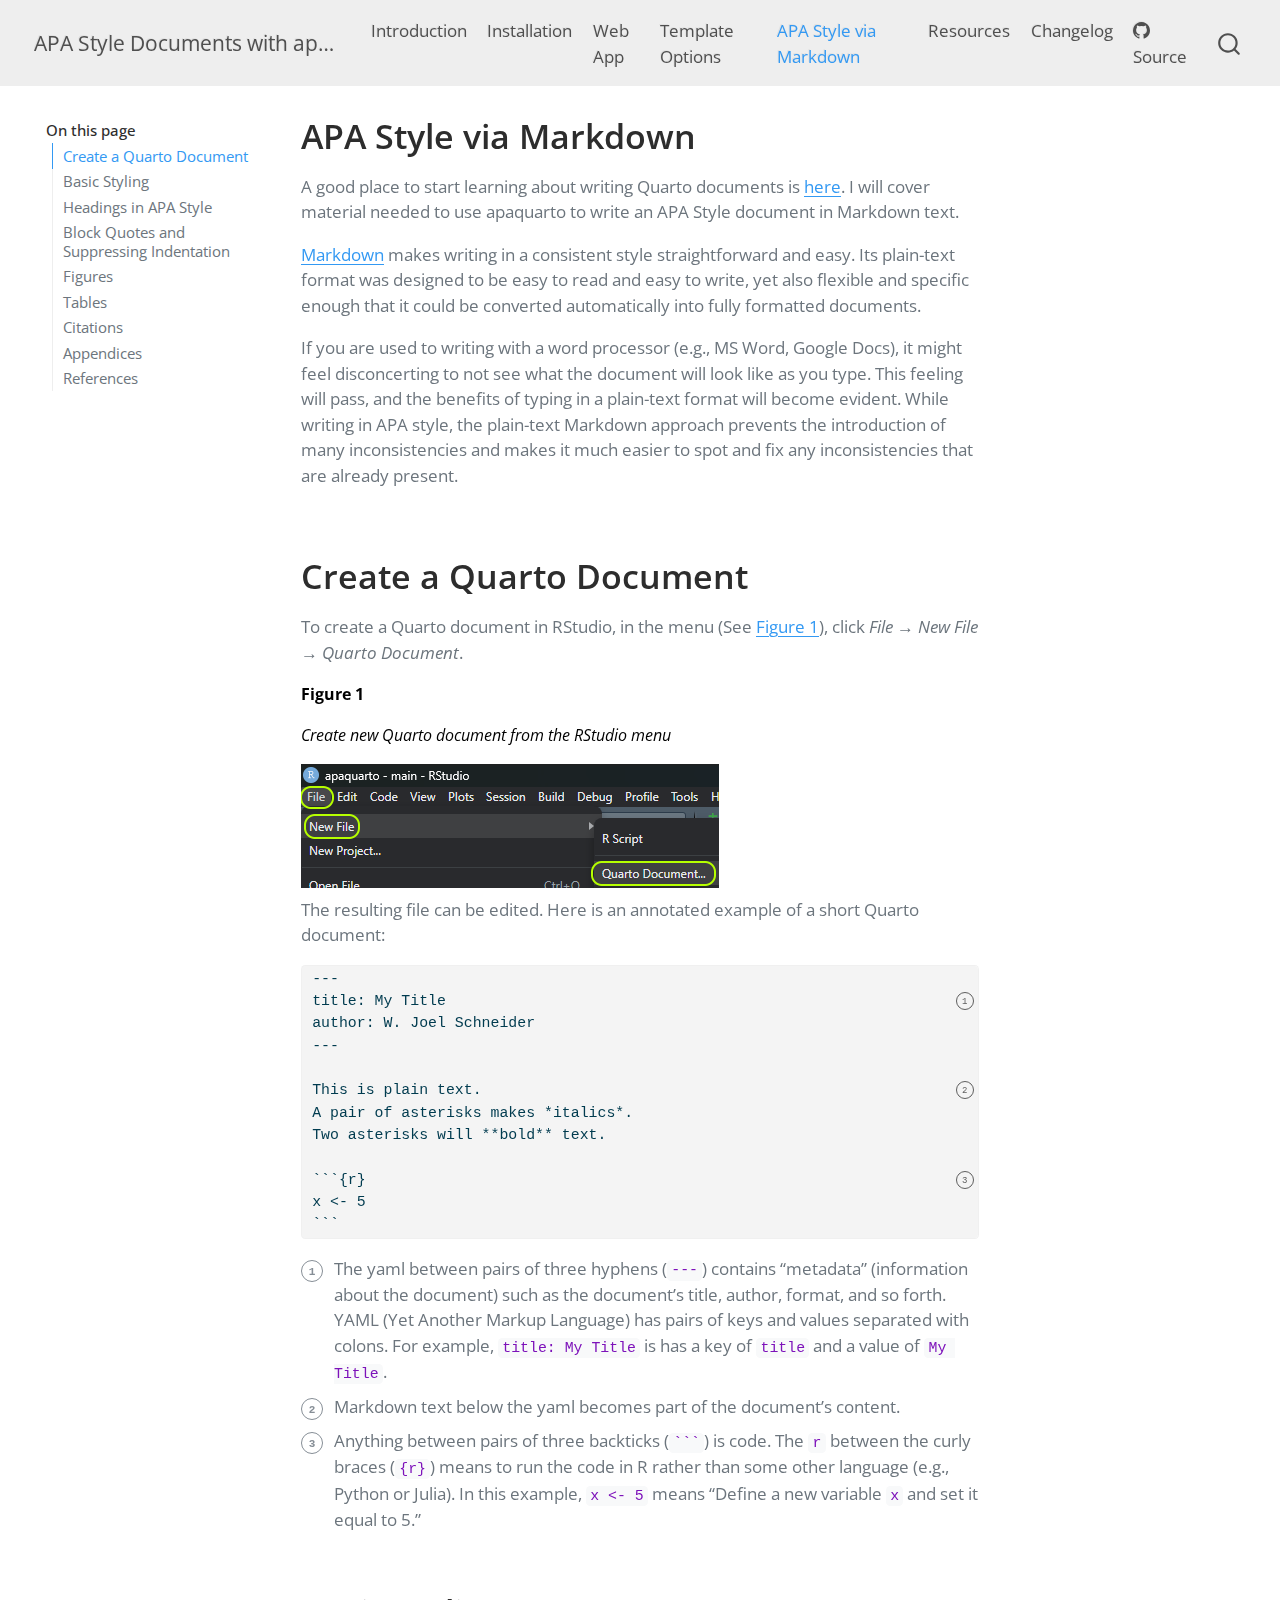
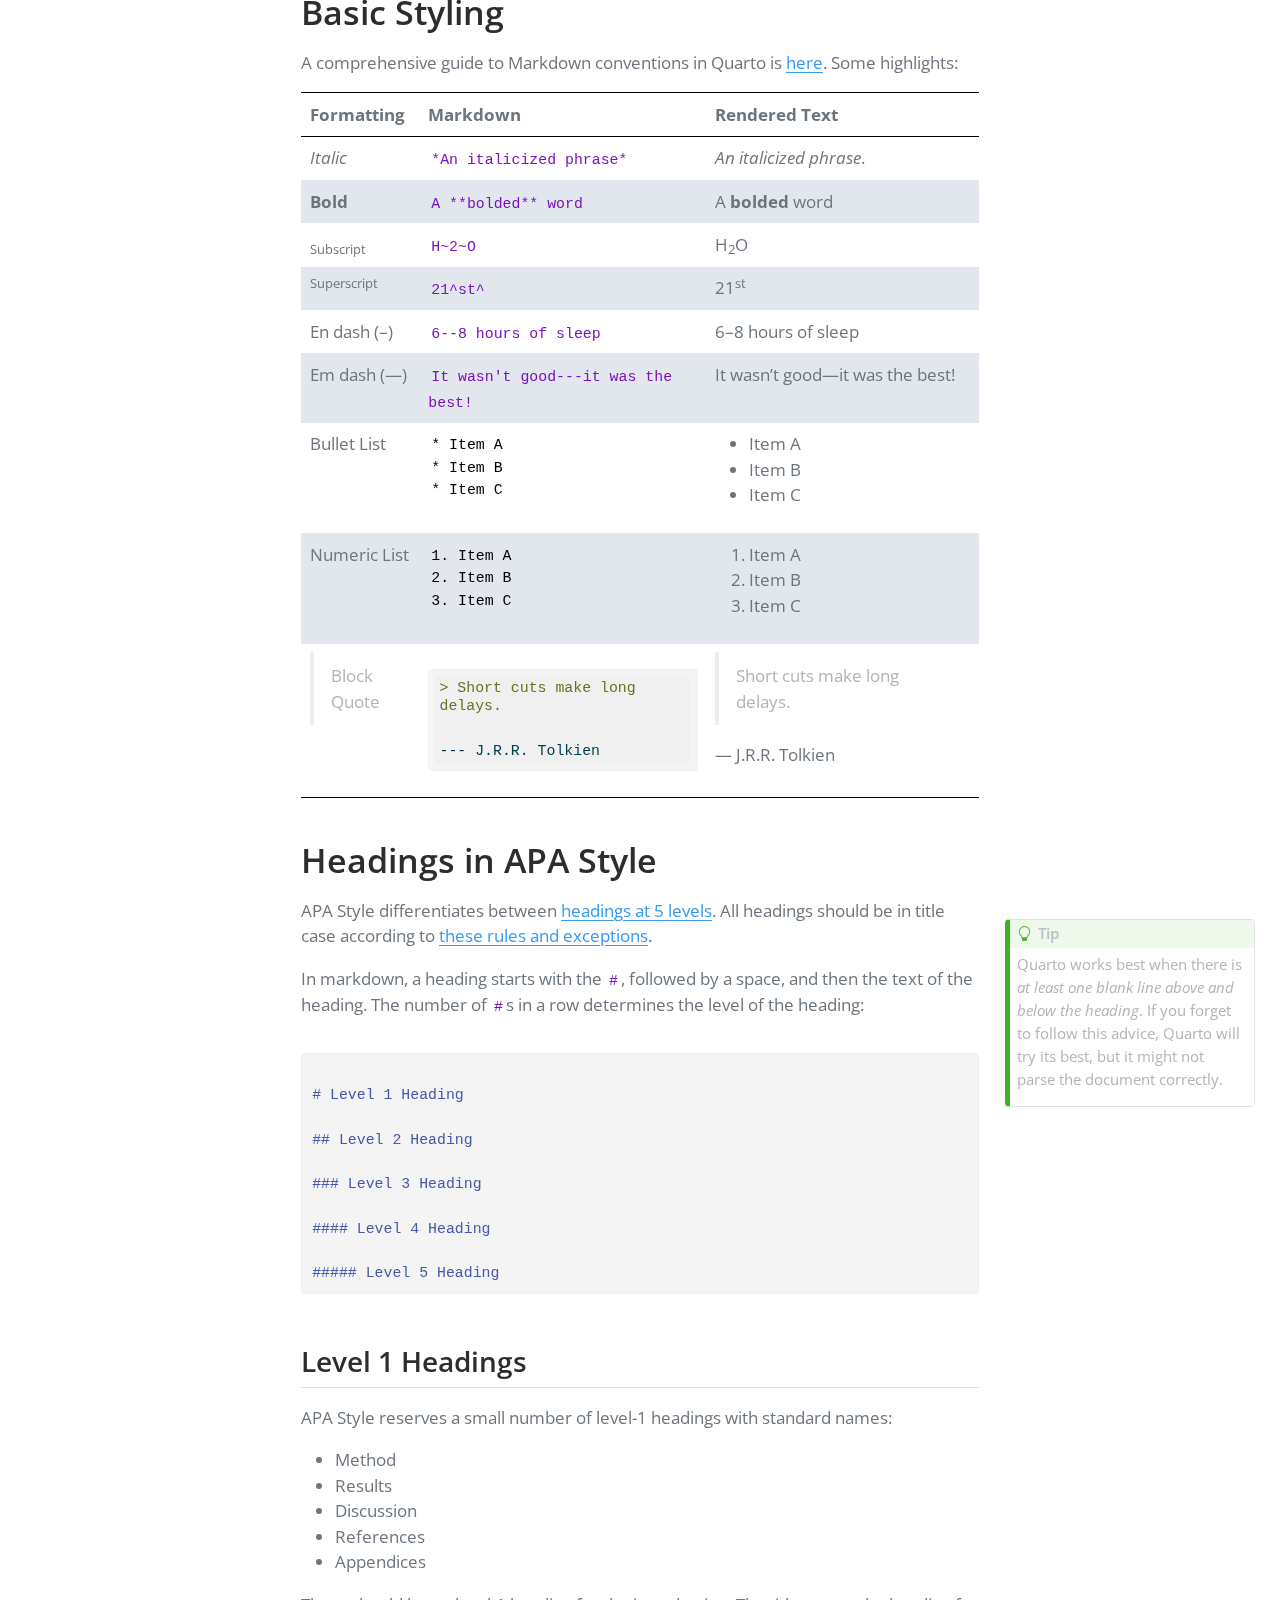
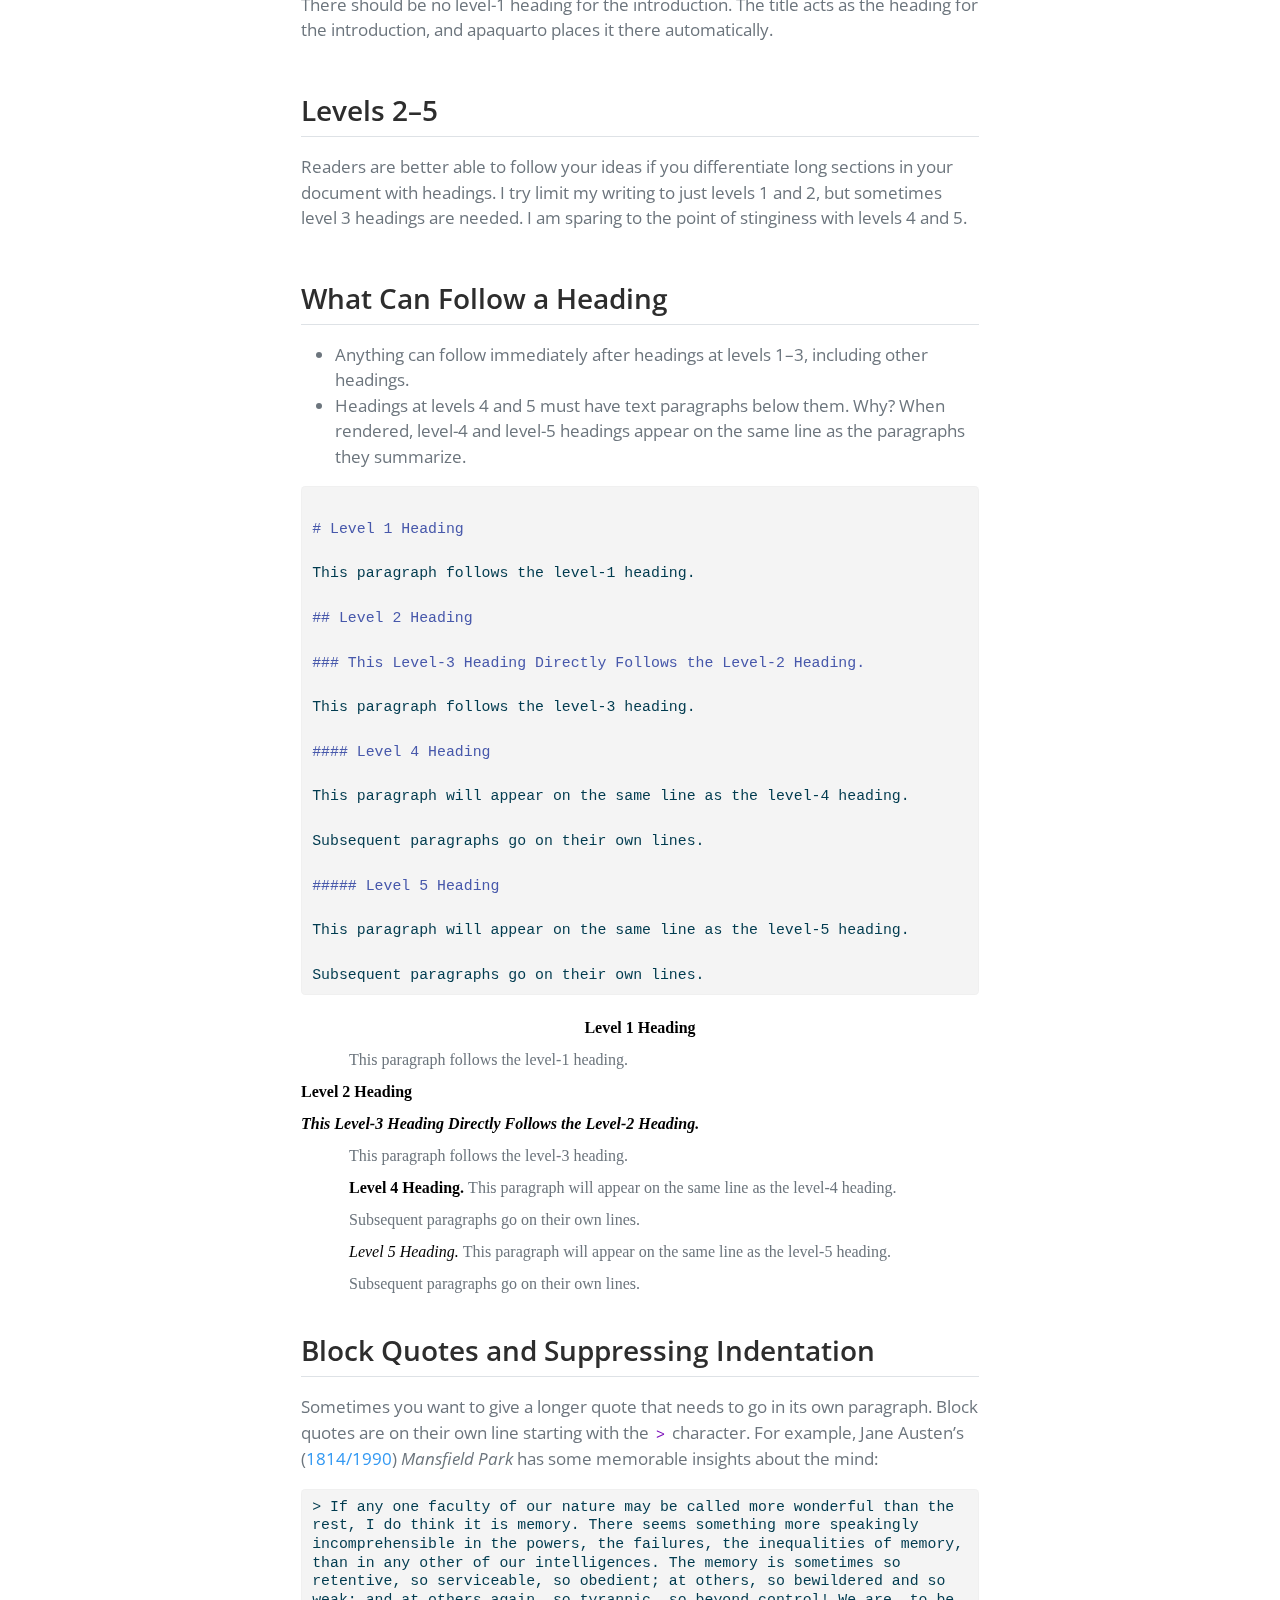
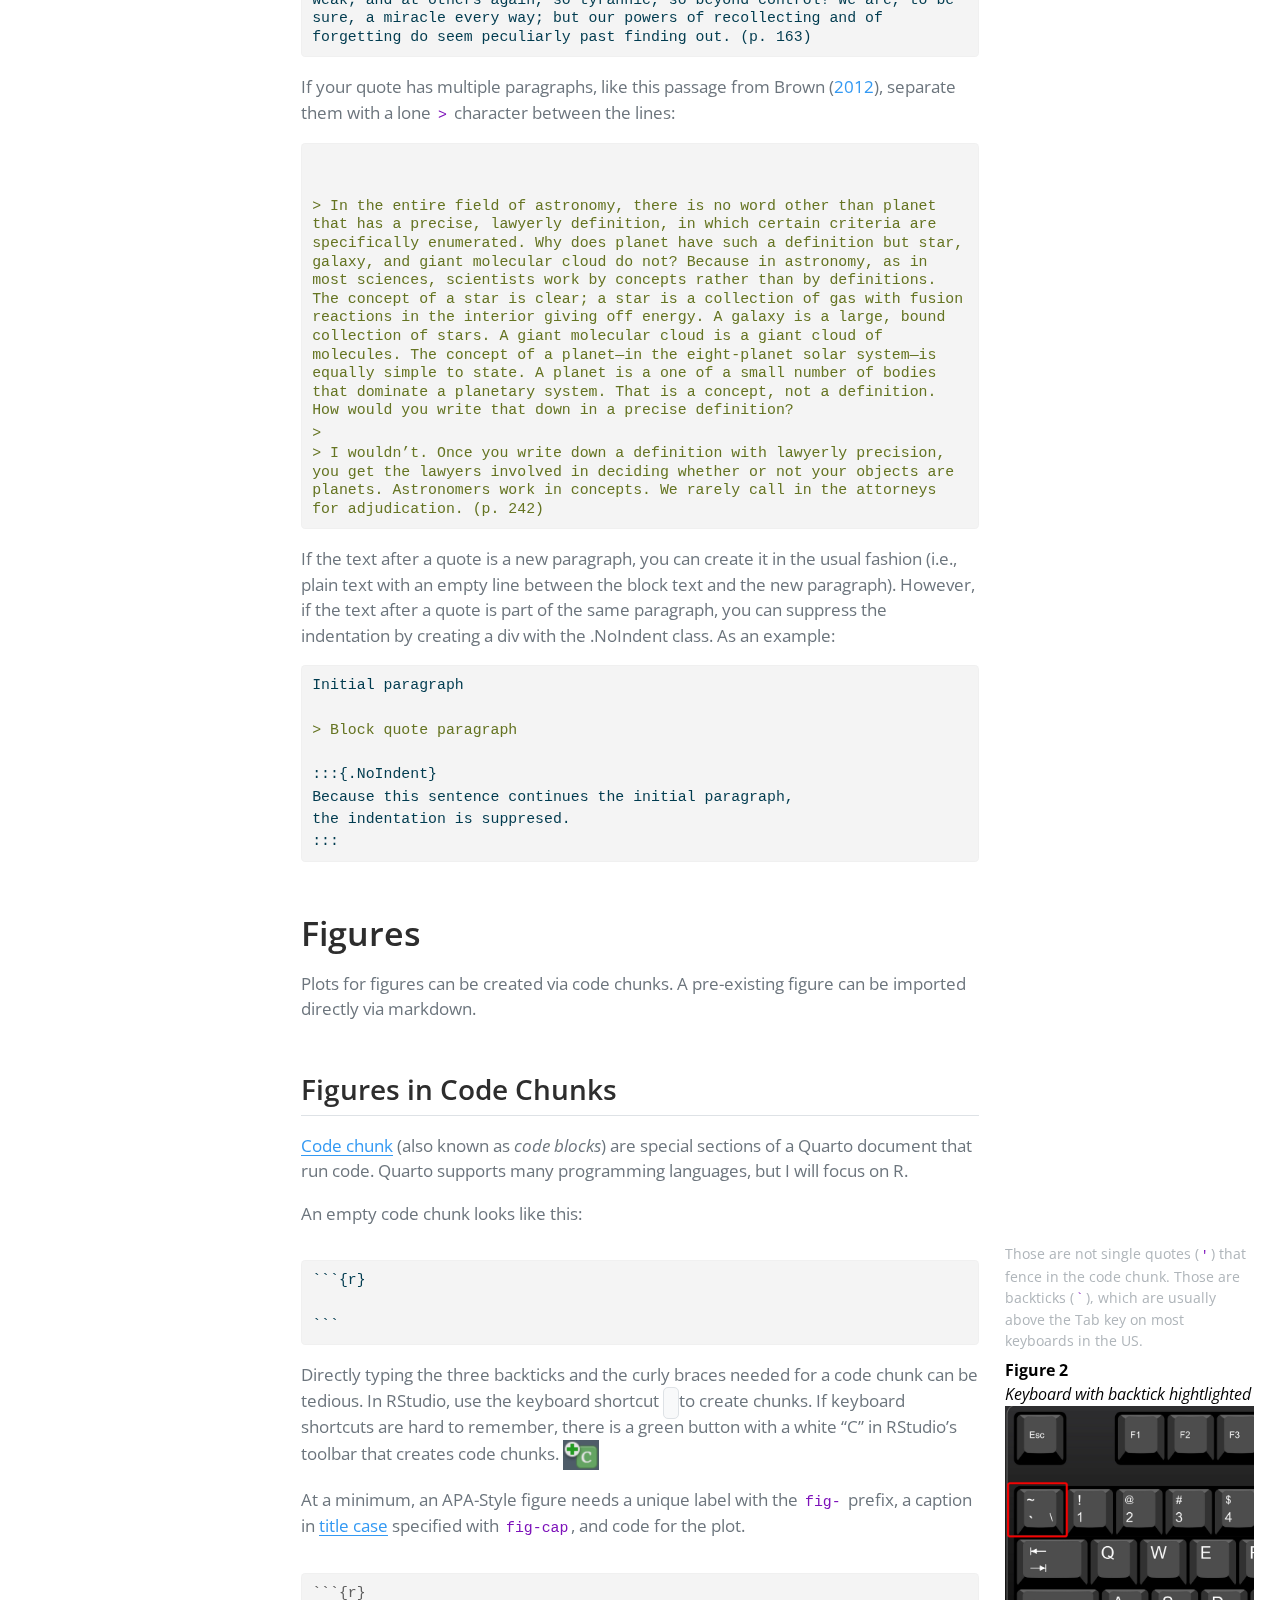
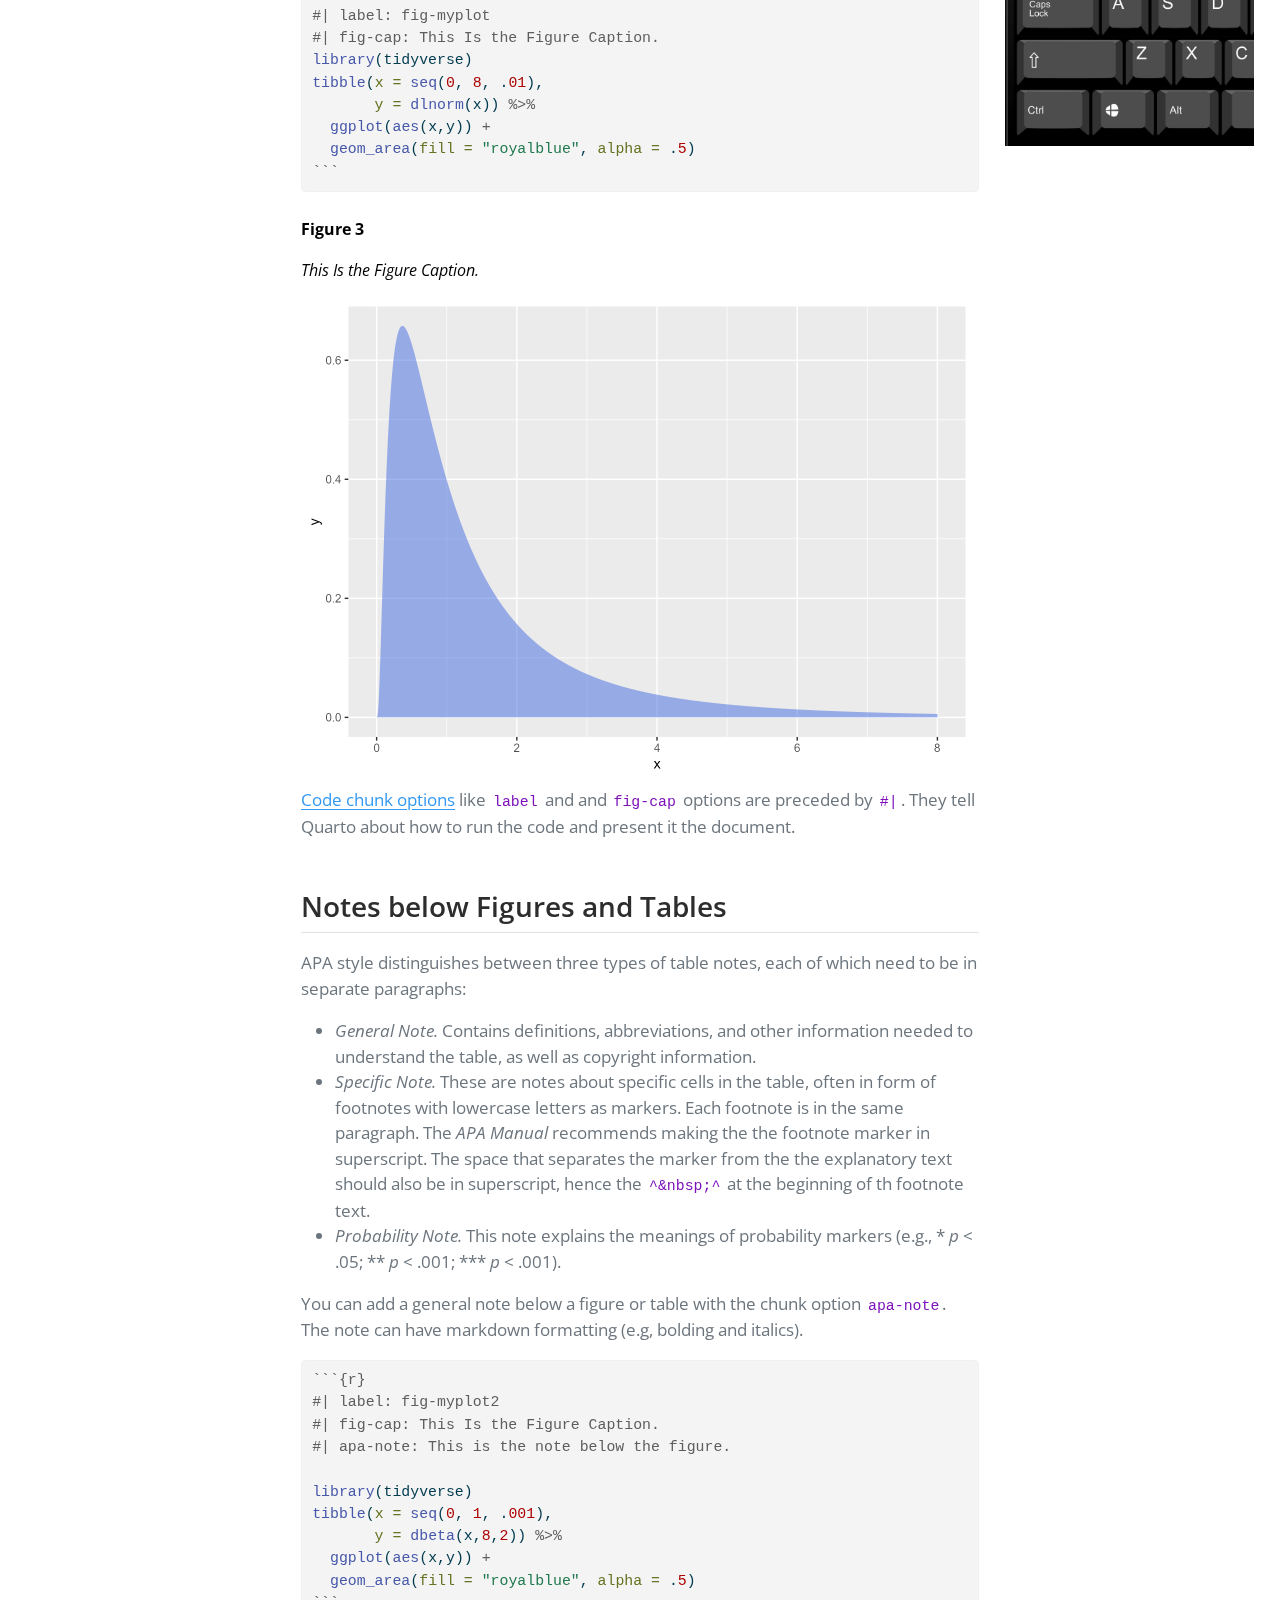
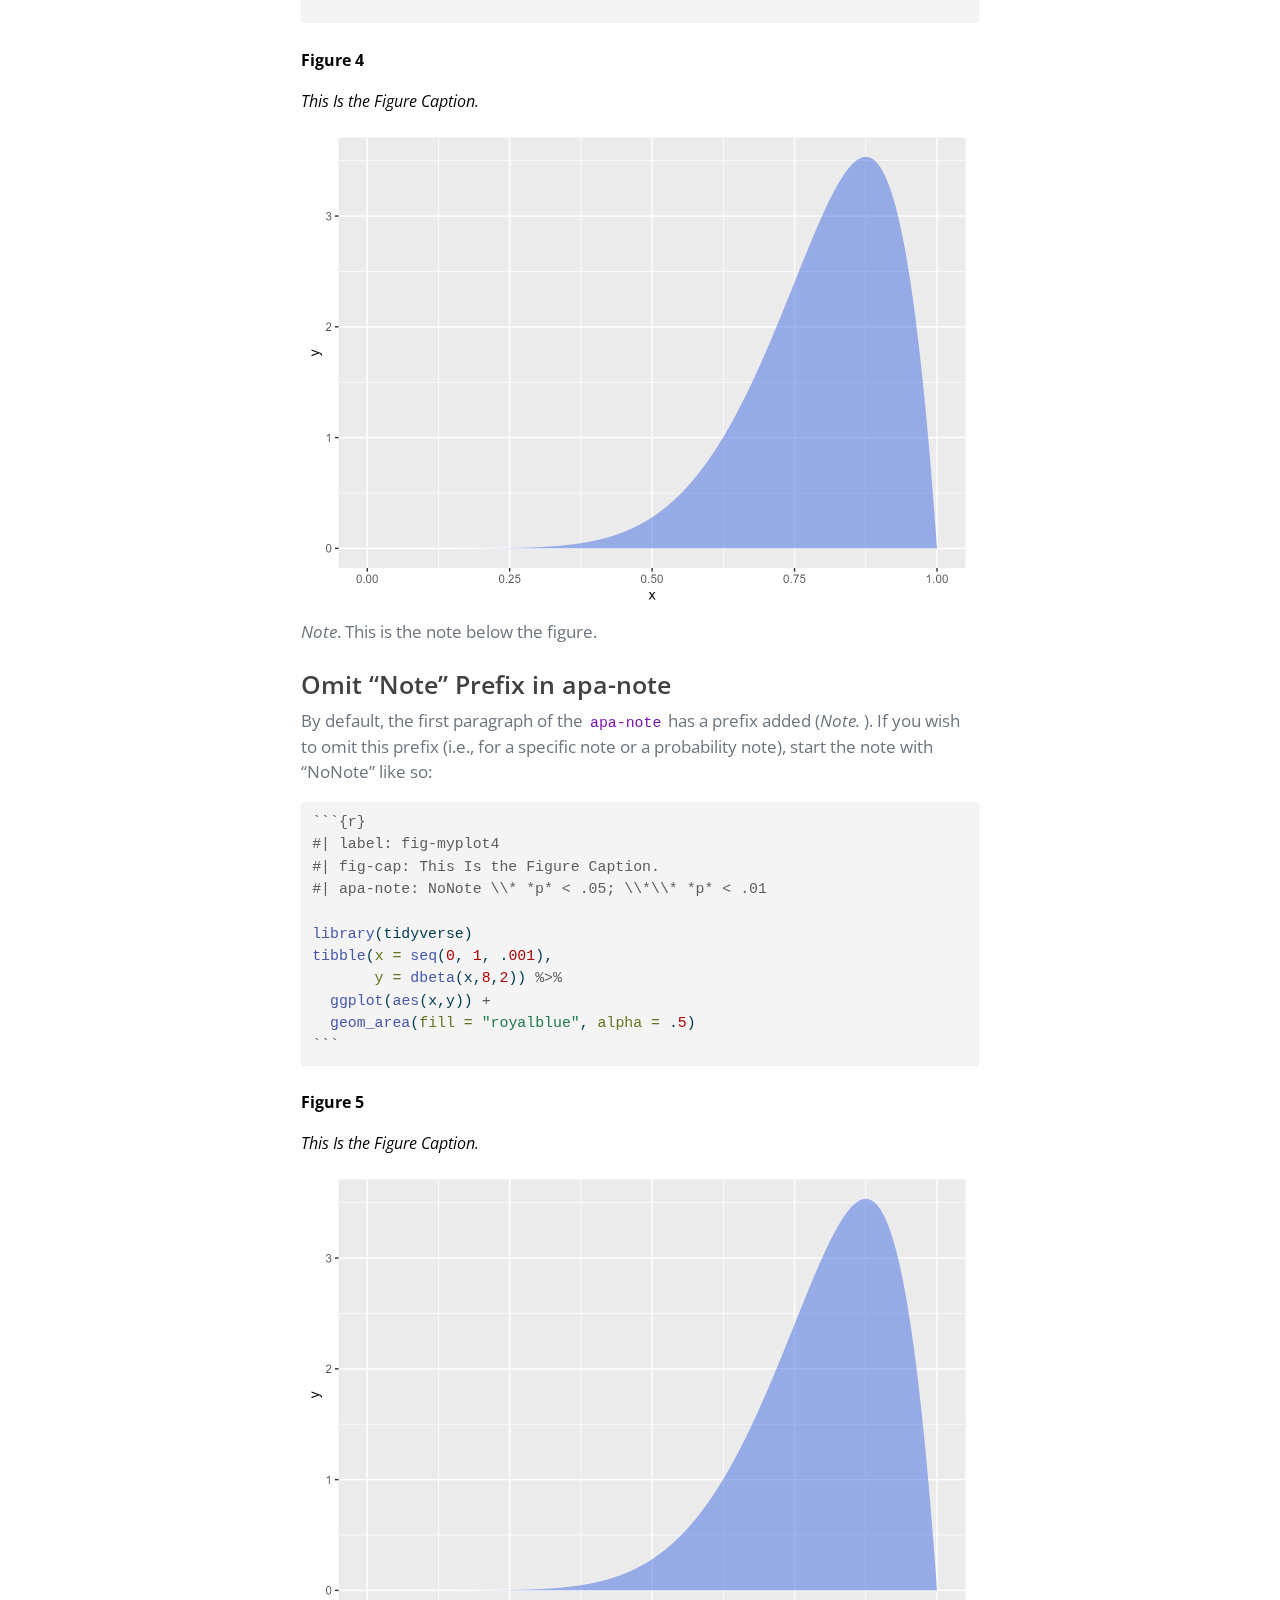
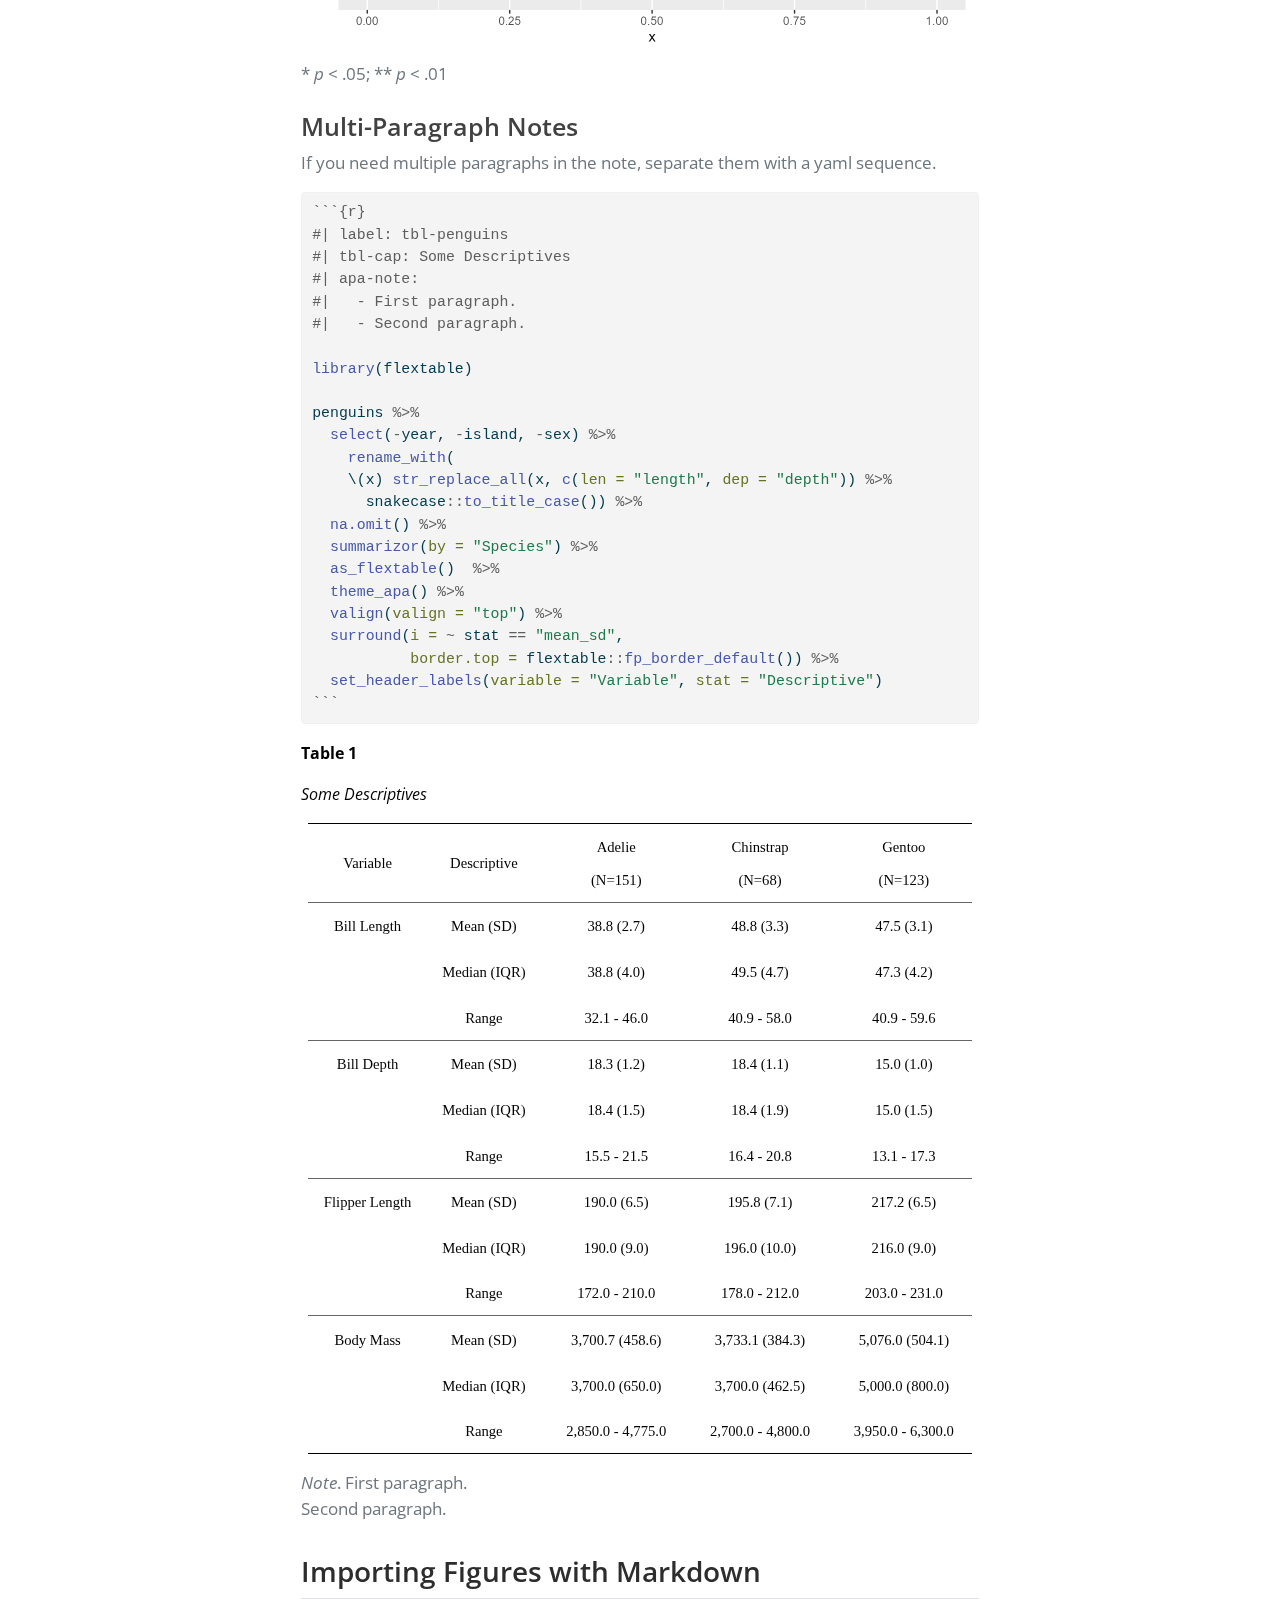
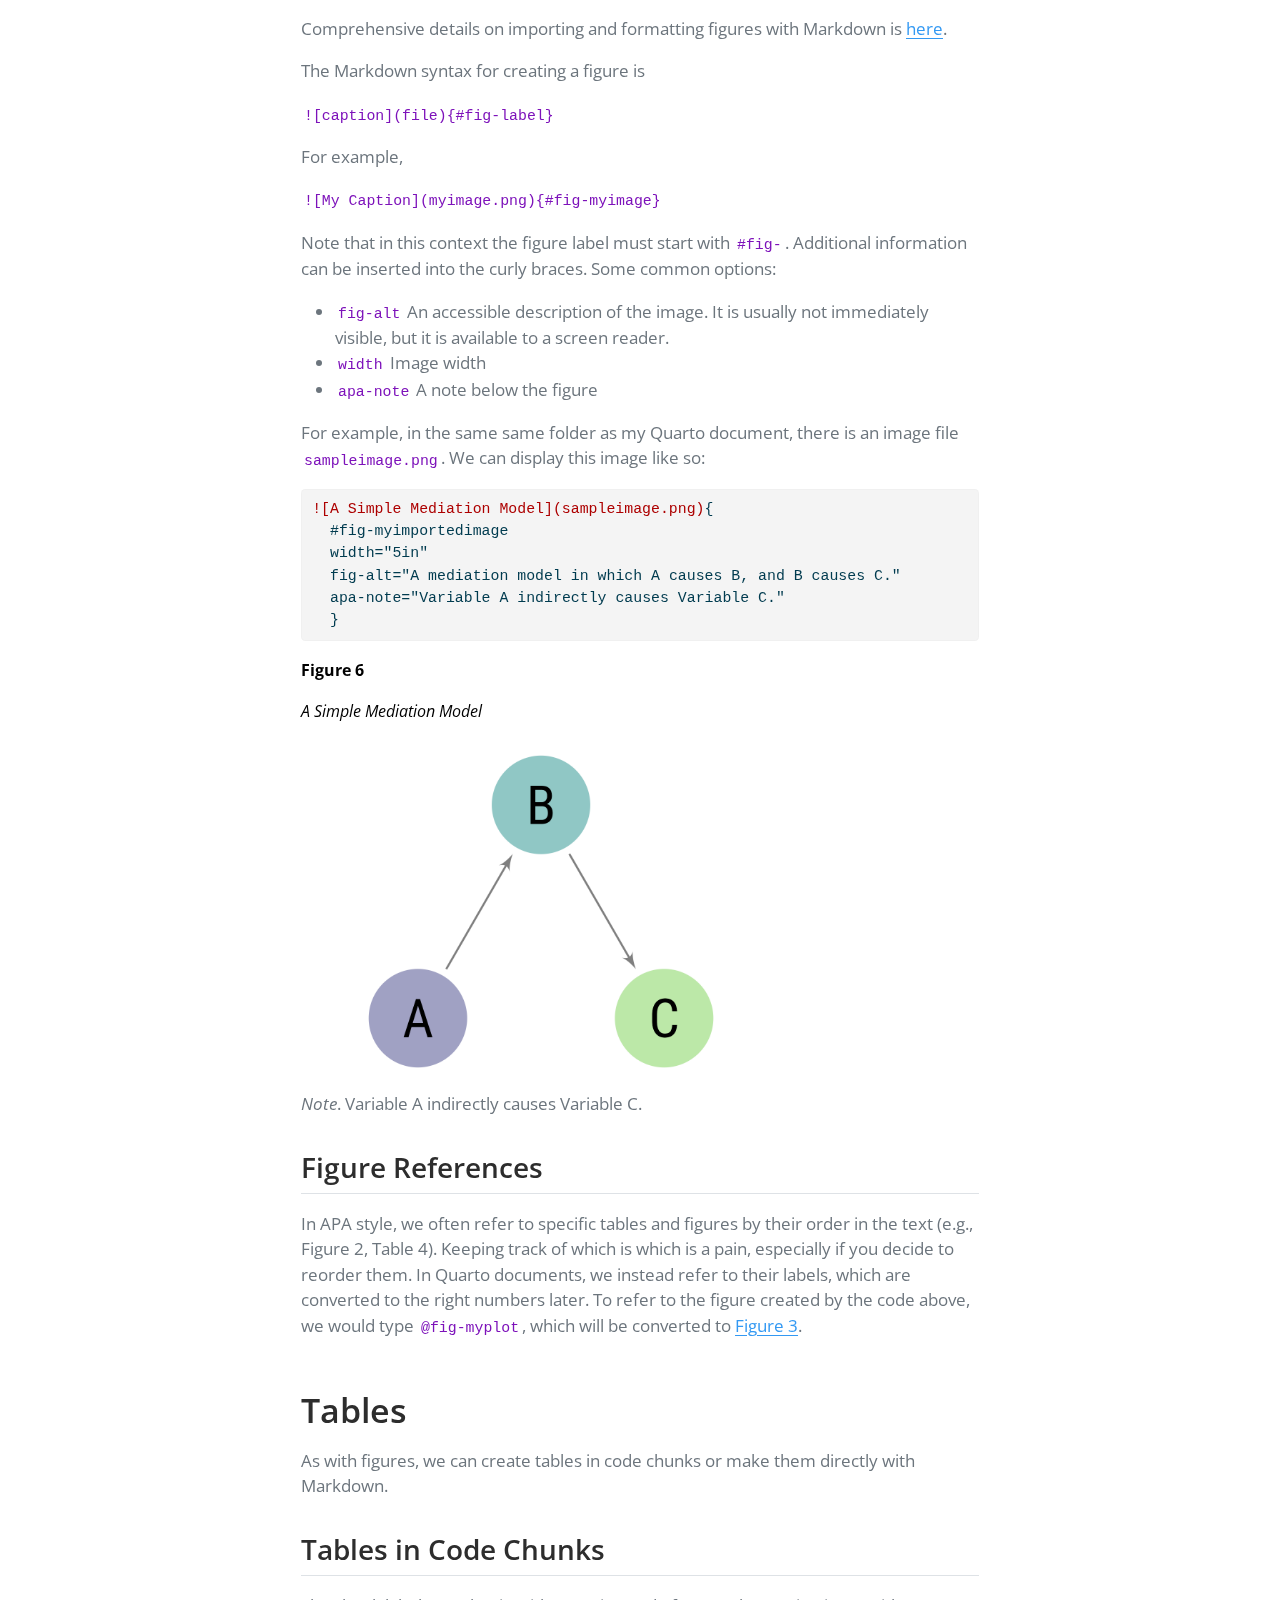
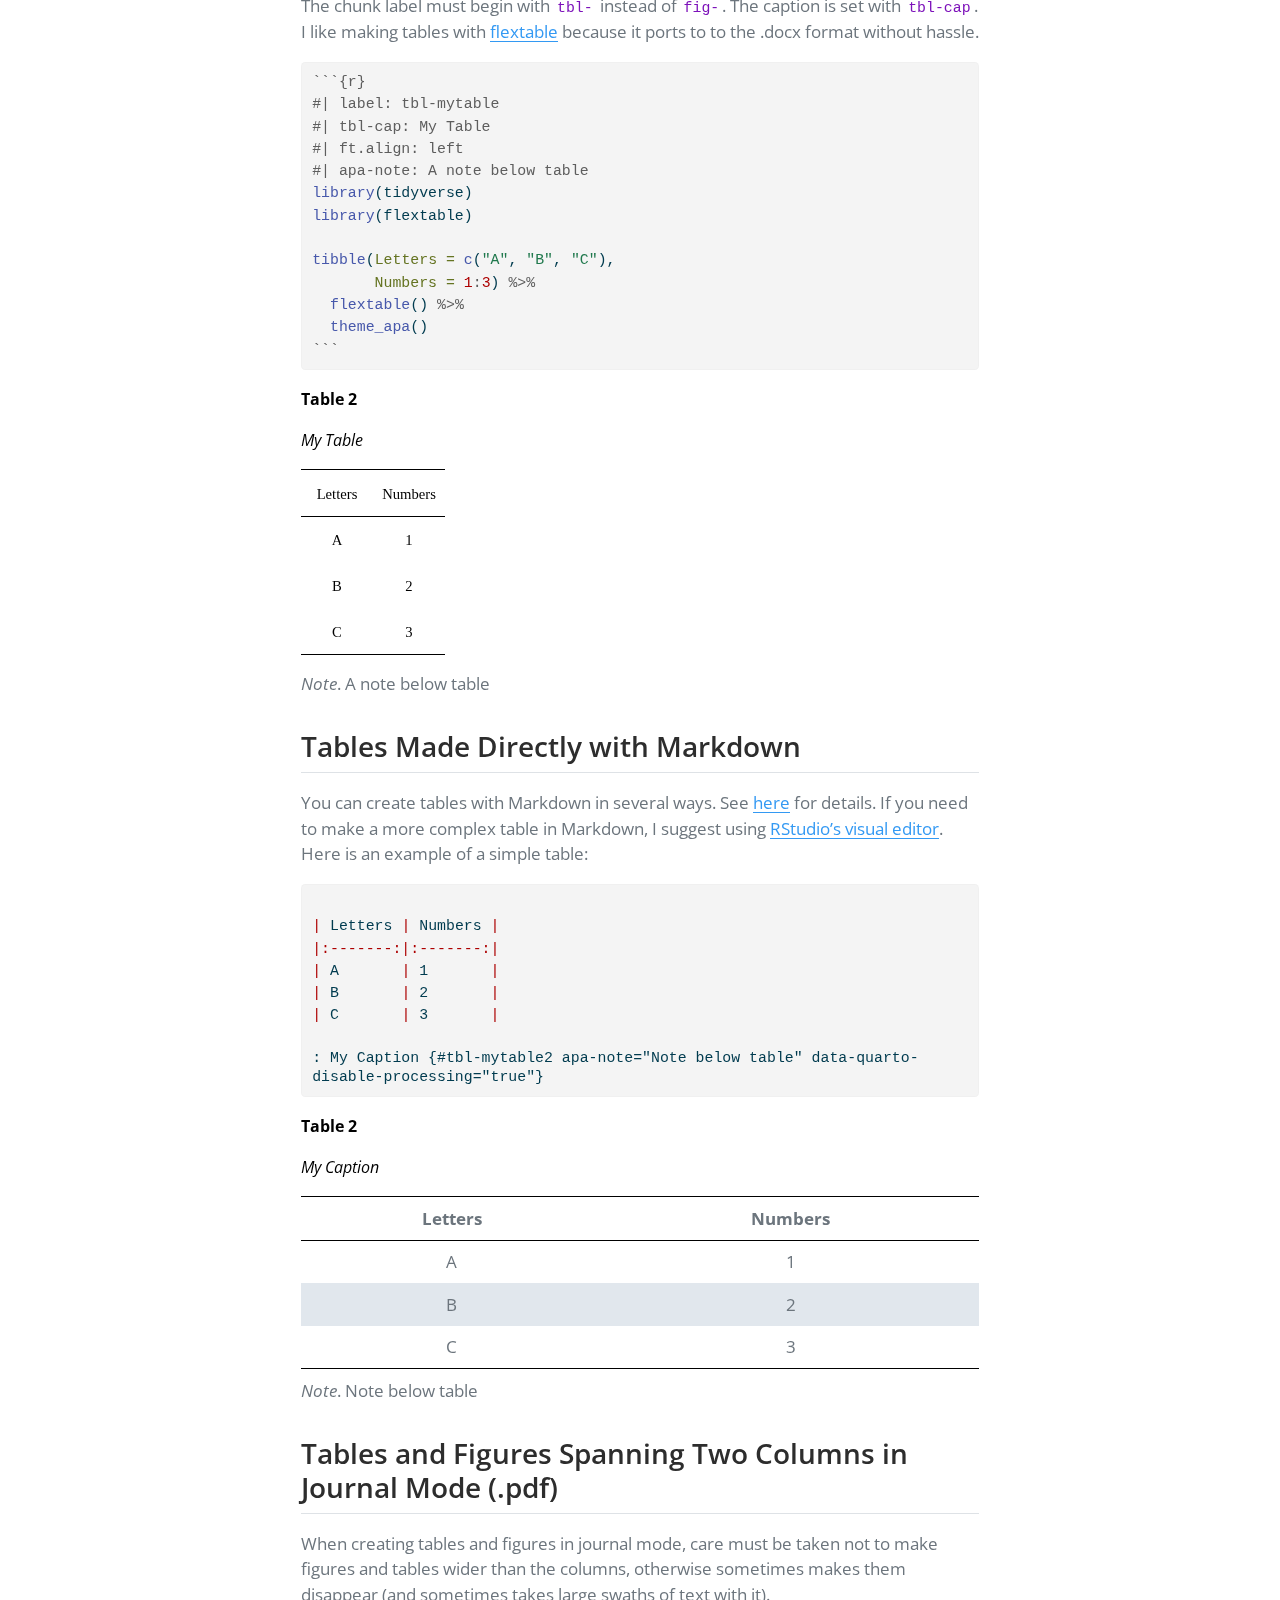
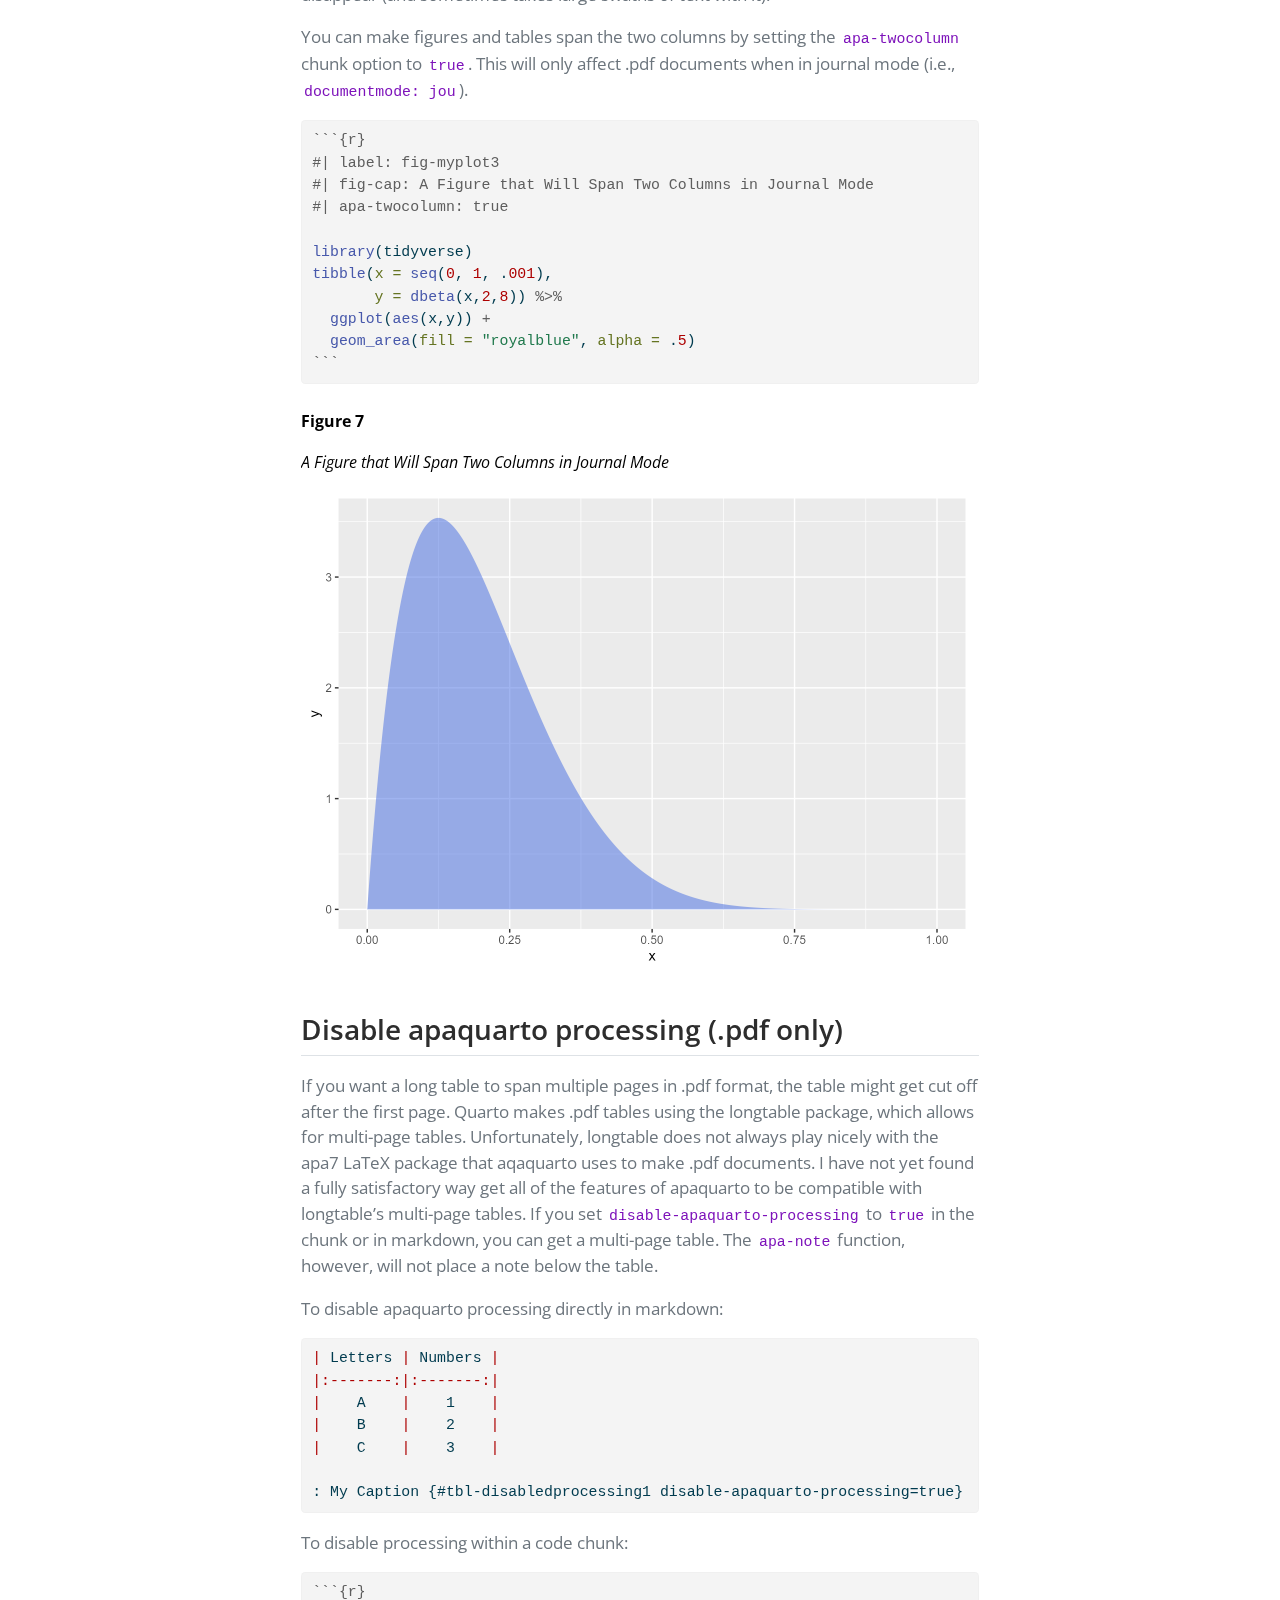
<file: docs/writing.html>
<!DOCTYPE html>
<html xmlns="http://www.w3.org/1999/xhtml" lang="en" xml:lang="en"><head>

<meta charset="utf-8">
<meta name="generator" content="quarto-1.8.25">

<meta name="viewport" content="width=device-width, initial-scale=1.0, user-scalable=yes">


<title>APA Style via Markdown – APA Style Documents with apaquarto</title>
<style>
code{white-space: pre-wrap;}
span.smallcaps{font-variant: small-caps;}
div.columns{display: flex; gap: min(4vw, 1.5em);}
div.column{flex: auto; overflow-x: auto;}
div.hanging-indent{margin-left: 1.5em; text-indent: -1.5em;}
ul.task-list{list-style: none;}
ul.task-list li input[type="checkbox"] {
  width: 0.8em;
  margin: 0 0.8em 0.2em -1em; /* quarto-specific, see https://github.com/quarto-dev/quarto-cli/issues/4556 */ 
  vertical-align: middle;
}
/* CSS for syntax highlighting */
html { -webkit-text-size-adjust: 100%; }
pre > code.sourceCode { white-space: pre; position: relative; }
pre > code.sourceCode > span { display: inline-block; line-height: 1.25; }
pre > code.sourceCode > span:empty { height: 1.2em; }
.sourceCode { overflow: visible; }
code.sourceCode > span { color: inherit; text-decoration: inherit; }
div.sourceCode { margin: 1em 0; }
pre.sourceCode { margin: 0; }
@media screen {
div.sourceCode { overflow: auto; }
}
@media print {
pre > code.sourceCode { white-space: pre-wrap; }
pre > code.sourceCode > span { text-indent: -5em; padding-left: 5em; }
}
pre.numberSource code
  { counter-reset: source-line 0; }
pre.numberSource code > span
  { position: relative; left: -4em; counter-increment: source-line; }
pre.numberSource code > span > a:first-child::before
  { content: counter(source-line);
    position: relative; left: -1em; text-align: right; vertical-align: baseline;
    border: none; display: inline-block;
    -webkit-touch-callout: none; -webkit-user-select: none;
    -khtml-user-select: none; -moz-user-select: none;
    -ms-user-select: none; user-select: none;
    padding: 0 4px; width: 4em;
  }
pre.numberSource { margin-left: 3em;  padding-left: 4px; }
div.sourceCode
  {   }
@media screen {
pre > code.sourceCode > span > a:first-child::before { text-decoration: underline; }
}
/* CSS for citations */
div.csl-bib-body { }
div.csl-entry {
  clear: both;
  margin-bottom: 0em;
}
.hanging-indent div.csl-entry {
  margin-left:2em;
  text-indent:-2em;
}
div.csl-left-margin {
  min-width:2em;
  float:left;
}
div.csl-right-inline {
  margin-left:2em;
  padding-left:1em;
}
div.csl-indent {
  margin-left: 2em;
}</style>


<script src="site_libs/quarto-nav/quarto-nav.js"></script>
<script src="site_libs/quarto-nav/headroom.min.js"></script>
<script src="site_libs/clipboard/clipboard.min.js"></script>
<script src="site_libs/quarto-search/autocomplete.umd.js"></script>
<script src="site_libs/quarto-search/fuse.min.js"></script>
<script src="site_libs/quarto-search/quarto-search.js"></script>
<meta name="quarto:offset" content="./">
<script src="site_libs/quarto-html/quarto.js" type="module"></script>
<script src="site_libs/quarto-html/tabsets/tabsets.js" type="module"></script>
<script src="site_libs/quarto-html/axe/axe-check.js" type="module"></script>
<script src="site_libs/quarto-html/popper.min.js"></script>
<script src="site_libs/quarto-html/tippy.umd.min.js"></script>
<link href="site_libs/quarto-html/tippy.css" rel="stylesheet">
<link href="site_libs/quarto-html/quarto-syntax-highlighting-7b89279ff1a6dce999919e0e67d4d9ec.css" rel="stylesheet" id="quarto-text-highlighting-styles">
<script src="site_libs/bootstrap/bootstrap.min.js"></script>
<link href="site_libs/bootstrap/bootstrap-icons.css" rel="stylesheet">
<link href="site_libs/bootstrap/bootstrap-9b01675f1c40551801601b706a4e6a76.min.css" rel="stylesheet" append-hash="true" id="quarto-bootstrap" data-mode="light">
<script src="site_libs/quarto-contrib/kbd/kbd.js"></script>
<link href="site_libs/quarto-contrib/kbd/kbd.css" rel="stylesheet">
<script src="site_libs/quarto-contrib/glightbox/glightbox.min.js"></script>
<link href="site_libs/quarto-contrib/glightbox/glightbox.min.css" rel="stylesheet">
<link href="site_libs/quarto-contrib/glightbox/lightbox.css" rel="stylesheet">
<script id="quarto-search-options" type="application/json">{
  "location": "navbar",
  "copy-button": false,
  "collapse-after": 3,
  "panel-placement": "end",
  "type": "overlay",
  "limit": 50,
  "keyboard-shortcut": [
    "f",
    "/",
    "s"
  ],
  "show-item-context": false,
  "language": {
    "search-no-results-text": "No results",
    "search-matching-documents-text": "matching documents",
    "search-copy-link-title": "Copy link to search",
    "search-hide-matches-text": "Hide additional matches",
    "search-more-match-text": "more match in this document",
    "search-more-matches-text": "more matches in this document",
    "search-clear-button-title": "Clear",
    "search-text-placeholder": "",
    "search-detached-cancel-button-title": "Cancel",
    "search-submit-button-title": "Submit",
    "search-label": "Search"
  }
}</script>
<link href="site_libs/tabwid-1.1.3/tabwid.css" rel="stylesheet">

<script src="site_libs/tabwid-1.1.3/tabwid.js"></script>



</head>

<body class="floating nav-fixed slimcontent quarto-light">

<div id="quarto-search-results"></div>
  <header id="quarto-header" class="headroom fixed-top">
    <nav class="navbar navbar-expand-lg " data-bs-theme="dark">
      <div class="navbar-container container-fluid">
      <div class="navbar-brand-container mx-auto">
    <a href="./index.html" class="navbar-brand navbar-brand-logo">
    </a>
    <a class="navbar-brand" href="./index.html">
    <span class="navbar-title">APA Style Documents with apaquarto</span>
    </a>
  </div>
            <div id="quarto-search" class="" title="Search"></div>
          <button class="navbar-toggler" type="button" data-bs-toggle="collapse" data-bs-target="#navbarCollapse" aria-controls="navbarCollapse" role="menu" aria-expanded="false" aria-label="Toggle navigation" onclick="if (window.quartoToggleHeadroom) { window.quartoToggleHeadroom(); }">
  <span class="navbar-toggler-icon"></span>
</button>
          <div class="collapse navbar-collapse" id="navbarCollapse">
            <ul class="navbar-nav navbar-nav-scroll me-auto">
  <li class="nav-item">
    <a class="nav-link" href="./index.html"> 
<span class="menu-text">Introduction</span></a>
  </li>  
  <li class="nav-item">
    <a class="nav-link" href="./installation.html"> 
<span class="menu-text">Installation</span></a>
  </li>  
  <li class="nav-item">
    <a class="nav-link" href="./apashiny.html"> 
<span class="menu-text">Web App</span></a>
  </li>  
  <li class="nav-item">
    <a class="nav-link" href="./options.html"> 
<span class="menu-text">Template Options</span></a>
  </li>  
  <li class="nav-item">
    <a class="nav-link active" href="./writing.html" aria-current="page"> 
<span class="menu-text">APA Style via Markdown</span></a>
  </li>  
  <li class="nav-item">
    <a class="nav-link" href="./resources.html"> 
<span class="menu-text">Resources</span></a>
  </li>  
  <li class="nav-item">
    <a class="nav-link" href="./changelog.html"> 
<span class="menu-text">Changelog</span></a>
  </li>  
</ul>
            <ul class="navbar-nav navbar-nav-scroll ms-auto">
  <li class="nav-item">
    <a class="nav-link" href="https://github.com/wjschne/apaquarto"> <i class="bi bi-github" role="img">
</i> 
<span class="menu-text">Source</span></a>
  </li>  
</ul>
          </div> <!-- /navcollapse -->
            <div class="quarto-navbar-tools">
</div>
      </div> <!-- /container-fluid -->
    </nav>
</header>
<!-- content -->
<div id="quarto-content" class="quarto-container page-columns page-rows-contents page-layout-article page-navbar">
<!-- sidebar -->
  <nav id="quarto-sidebar" class="sidebar collapse collapse-horizontal quarto-sidebar-collapse-item sidebar-navigation floating overflow-auto">
    <nav id="TOC" role="doc-toc" class="toc-active">
    <h2 id="toc-title">On this page</h2>
   
  <ul>
  <li><a href="#create-a-quarto-document" id="toc-create-a-quarto-document" class="nav-link active" data-scroll-target="#create-a-quarto-document">Create a Quarto Document</a></li>
  <li><a href="#basic-styling" id="toc-basic-styling" class="nav-link" data-scroll-target="#basic-styling">Basic Styling</a></li>
  <li><a href="#headings-in-apa-style" id="toc-headings-in-apa-style" class="nav-link" data-scroll-target="#headings-in-apa-style">Headings in APA Style</a>
  <ul class="collapse">
  <li><a href="#level-1-headings" id="toc-level-1-headings" class="nav-link" data-scroll-target="#level-1-headings">Level 1 Headings</a></li>
  <li><a href="#levels-25" id="toc-levels-25" class="nav-link" data-scroll-target="#levels-25">Levels 2–5</a></li>
  <li><a href="#what-can-follow-a-heading" id="toc-what-can-follow-a-heading" class="nav-link" data-scroll-target="#what-can-follow-a-heading">What Can Follow a Heading</a></li>
  </ul></li>
  <li><a href="#block-quotes-and-suppressing-indentation" id="toc-block-quotes-and-suppressing-indentation" class="nav-link" data-scroll-target="#block-quotes-and-suppressing-indentation">Block Quotes and Suppressing Indentation</a></li>
  <li><a href="#figures" id="toc-figures" class="nav-link" data-scroll-target="#figures">Figures</a>
  <ul class="collapse">
  <li><a href="#figures-in-code-chunks" id="toc-figures-in-code-chunks" class="nav-link" data-scroll-target="#figures-in-code-chunks">Figures in Code Chunks</a></li>
  <li><a href="#notes-below-figures-and-tables" id="toc-notes-below-figures-and-tables" class="nav-link" data-scroll-target="#notes-below-figures-and-tables">Notes below Figures and Tables</a>
  <ul class="collapse">
  <li><a href="#omit-note-prefix-in-apa-note" id="toc-omit-note-prefix-in-apa-note" class="nav-link" data-scroll-target="#omit-note-prefix-in-apa-note">Omit “Note” Prefix in apa-note</a></li>
  <li><a href="#multi-paragraph-notes" id="toc-multi-paragraph-notes" class="nav-link" data-scroll-target="#multi-paragraph-notes">Multi-Paragraph Notes</a></li>
  </ul></li>
  <li><a href="#importing-figures-with-markdown" id="toc-importing-figures-with-markdown" class="nav-link" data-scroll-target="#importing-figures-with-markdown">Importing Figures with Markdown</a></li>
  <li><a href="#figure-references" id="toc-figure-references" class="nav-link" data-scroll-target="#figure-references">Figure References</a></li>
  </ul></li>
  <li><a href="#tables" id="toc-tables" class="nav-link" data-scroll-target="#tables">Tables</a>
  <ul class="collapse">
  <li><a href="#tables-in-code-chunks" id="toc-tables-in-code-chunks" class="nav-link" data-scroll-target="#tables-in-code-chunks">Tables in Code Chunks</a></li>
  <li><a href="#tables-made-directly-with-markdown" id="toc-tables-made-directly-with-markdown" class="nav-link" data-scroll-target="#tables-made-directly-with-markdown">Tables Made Directly with Markdown</a></li>
  <li><a href="#tables-and-figures-spanning-two-columns-in-journal-mode-.pdf" id="toc-tables-and-figures-spanning-two-columns-in-journal-mode-.pdf" class="nav-link" data-scroll-target="#tables-and-figures-spanning-two-columns-in-journal-mode-.pdf">Tables and Figures Spanning Two Columns in Journal Mode (.pdf)</a></li>
  <li><a href="#disable-apaquarto-processing-.pdf-only" id="toc-disable-apaquarto-processing-.pdf-only" class="nav-link" data-scroll-target="#disable-apaquarto-processing-.pdf-only">Disable apaquarto processing (.pdf only)</a></li>
  </ul></li>
  <li><a href="#citations" id="toc-citations" class="nav-link" data-scroll-target="#citations">Citations</a>
  <ul class="collapse">
  <li><a href="#parenthetical-citations" id="toc-parenthetical-citations" class="nav-link" data-scroll-target="#parenthetical-citations">Parenthetical Citations</a>
  <ul class="collapse">
  <li><a href="#with-multiple-citations" id="toc-with-multiple-citations" class="nav-link" data-scroll-target="#with-multiple-citations">With Multiple Citations</a></li>
  <li><a href="#with-page-numbers" id="toc-with-page-numbers" class="nav-link" data-scroll-target="#with-page-numbers">With Page Numbers</a></li>
  <li><a href="#with-prefixes" id="toc-with-prefixes" class="nav-link" data-scroll-target="#with-prefixes">With Prefixes</a></li>
  <li><a href="#suppressing-parenthetical-ampersands" id="toc-suppressing-parenthetical-ampersands" class="nav-link" data-scroll-target="#suppressing-parenthetical-ampersands">Suppressing Parenthetical Ampersands</a></li>
  </ul></li>
  <li><a href="#narrative-in-text-citations" id="toc-narrative-in-text-citations" class="nav-link" data-scroll-target="#narrative-in-text-citations">Narrative (In-Text) Citations</a>
  <ul class="collapse">
  <li><a href="#with-page-numbers-1" id="toc-with-page-numbers-1" class="nav-link" data-scroll-target="#with-page-numbers-1">With Page Numbers</a></li>
  <li><a href="#possessive-citations" id="toc-possessive-citations" class="nav-link" data-scroll-target="#possessive-citations">Possessive Citations</a></li>
  <li><a href="#narritive-citations-with-ampersands" id="toc-narritive-citations-with-ampersands" class="nav-link" data-scroll-target="#narritive-citations-with-ampersands">Narritive Citations with Ampersands</a></li>
  </ul></li>
  <li><a href="#citations-for-articles-included-in-a-meta-analysis" id="toc-citations-for-articles-included-in-a-meta-analysis" class="nav-link" data-scroll-target="#citations-for-articles-included-in-a-meta-analysis">Citations for Articles Included in a Meta-Analysis</a></li>
  <li><a href="#masked-citations-for-anonymous-peer-review" id="toc-masked-citations-for-anonymous-peer-review" class="nav-link" data-scroll-target="#masked-citations-for-anonymous-peer-review">Masked Citations for Anonymous Peer Review</a></li>
  </ul></li>
  <li><a href="#appendices" id="toc-appendices" class="nav-link" data-scroll-target="#appendices">Appendices</a></li>
  <li><a href="#references" id="toc-references" class="nav-link" data-scroll-target="#references">References</a></li>
  </ul>
</nav>
</nav>
<div id="quarto-sidebar-glass" class="quarto-sidebar-collapse-item" data-bs-toggle="collapse" data-bs-target=".quarto-sidebar-collapse-item"></div>
<!-- margin-sidebar -->
    <div id="quarto-margin-sidebar" class="sidebar margin-sidebar zindex-bottom">
    </div>
<!-- main -->
<main class="content page-columns page-full" id="quarto-document-content">

<header id="title-block-header" class="quarto-title-block default">
<div class="quarto-title">
<h1 class="title">APA Style via Markdown</h1>
</div>



<div class="quarto-title-meta">

    
  
    
  </div>
  


</header>


<div class="cell">
<style type="text/css">
.FigureTitle {color:black; font-weight: bold; font-size: 12pt; text-align: left}
.Caption {color:black; font-style: italic; font-size: 12pt; text-align: left}
.FigureNote p {color:black; text-indent: 0; margin: 0; padding: 0; font-size: 11pt}
.quarto-float, .quarto-float-tbl, .figure {margin: 0; margin-block-start: 0; margin-block-end: 0; margin-block-start: 0; margin-inline-start: 0; margin-inline-end: 0}
.table {
  border-top: 1px solid black;
  border-bottom: 1px solid black;
}

.table>thead {
  border-bottom: 1px solid black;
}

.table>:not(caption)>*>* {
  border-bottom: none;
}

#austin .sourceCode {text-wrap: wrap;}

.quarto-float, .quarto-float-tbl, .figure {margin: 0; margin-block-start: 0; margin-block-end: 0; margin-block-start: 0; margin-inline-start: 0; margin-inline-end: 0;}

.quarto-figure-center>figure>p, .quarto-figure-center>figure>div {text-align: left;}

.apa {font-family: Times, "Times New Roman", serif; line-height: 2em; font-size: 12pt}

.apa p {text-indent: 0.5in; margin: 0; line-height: 2em; padding: 0; margin-block-start: 0px; margin-block-end: 0px;}
.apa h1, .apa h2, .apa h3, .apa h4, .apa h5, .apa .h1, .apa .h2, .apa .h3, .apa .h4, .apa .h5 {
font-size: 12pt; 
border: none; 
padding: 0; 
margin: 0; 
border: none; 
line-height: 2; 
text-indent: 0; 
font-weight: bold;
color: black;
opacity: 100%;
}

.apa h1 {text-align: center;}
.apa h3 {font-style: italic}

.apa h4, .apa h5 {
text-indent: 0.5in;
display:inline-block;
margin: 0;
margin-block-start: 0px; 
margin-block-end: 0px;
}

.apa h5 {
  font-style: italic;
  font-weight: normal;
}

.apa h4 + p, .apa h5 + p {
  display:inline;
  text-indent: 0;
}
</style>
</div>
<p>A good place to start learning about writing Quarto documents is <a href="https://quarto.org/docs/get-started/authoring/rstudio.html">here</a>. I will cover material needed to use apaquarto to write an APA Style document in Markdown text.</p>
<p><a href="https://daringfireball.net/projects/markdown/">Markdown</a> makes writing in a consistent style straightforward and easy. Its plain-text format was designed to be easy to read and easy to write, yet also flexible and specific enough that it could be converted automatically into fully formatted documents.</p>
<p>If you are used to writing with a word processor (e.g., MS Word, Google Docs), it might feel disconcerting to not see what the document will look like as you type. This feeling will pass, and the benefits of typing in a plain-text format will become evident. While writing in APA style, the plain-text Markdown approach prevents the introduction of many inconsistencies and makes it much easier to spot and fix any inconsistencies that are already present.</p>
<section id="create-a-quarto-document" class="level1">
<h1>Create a Quarto Document</h1>
<p>To create a Quarto document in RStudio, in the menu (See <a href="#fig-newquarto" class="quarto-xref">Figure&nbsp;1</a>), click <em>File → New File → Quarto Document</em>.</p>
<div id="fig-newquarto" class="quarto-float quarto-figure quarto-figure-center FigureWithoutNote" data-fignum="1" prefix="" data-custom-style="FigureWithoutNote">
<figure class="quarto-float quarto-float-fig figure">
<figcaption class="quarto-float-caption-top quarto-float-caption quarto-float-fig" id="fig-newquarto-caption-0ceaefa1-69ba-4598-a22c-09a6ac19f8ca">
<div class="FigureTitle" data-custom-style="FigureTitle">
<p>Figure&nbsp;1</p>
</div>
<div class="Caption" data-custom-style="Caption">
<p>Create new Quarto document from the RStudio menu</p>
</div>
</figcaption>
<div aria-describedby="fig-newquarto-caption-0ceaefa1-69ba-4598-a22c-09a6ac19f8ca">
<a href="img/newquartodocument.png" class="lightbox" data-gallery="quarto-lightbox-gallery-1" title="Figure&nbsp;1: Create new Quarto document from the RStudio menu"><img src="img/newquartodocument.png" class="img-fluid figure-img"></a>
</div>
</figure>
</div>
<p>The resulting file can be edited. Here is an annotated example of a short Quarto document:</p>
<div class="code-copy-outer-scaffold"><div class="sourceCode" id="annotated-cell-1"><pre class="sourceCode default code-annotation-code code-with-copy code-annotated"><code class="sourceCode default"><span id="annotated-cell-1-1"><a href="#annotated-cell-1-1" aria-hidden="true" tabindex="-1"></a>---                                </span>
<a class="code-annotation-anchor" data-target-cell="annotated-cell-1" data-target-annotation="1" onclick="event.preventDefault();">1</a><span id="annotated-cell-1-2" class="code-annotation-target"><a href="#annotated-cell-1-2" aria-hidden="true" tabindex="-1"></a>title: My Title</span>
<span id="annotated-cell-1-3"><a href="#annotated-cell-1-3" aria-hidden="true" tabindex="-1"></a>author: W. Joel Schneider</span>
<span id="annotated-cell-1-4"><a href="#annotated-cell-1-4" aria-hidden="true" tabindex="-1"></a>---                                </span>
<span id="annotated-cell-1-5"><a href="#annotated-cell-1-5" aria-hidden="true" tabindex="-1"></a></span>
<a class="code-annotation-anchor" data-target-cell="annotated-cell-1" data-target-annotation="2" onclick="event.preventDefault();">2</a><span id="annotated-cell-1-6" class="code-annotation-target"><a href="#annotated-cell-1-6" aria-hidden="true" tabindex="-1"></a>This is plain text.</span>
<span id="annotated-cell-1-7"><a href="#annotated-cell-1-7" aria-hidden="true" tabindex="-1"></a>A pair of asterisks makes *italics*.</span>
<span id="annotated-cell-1-8"><a href="#annotated-cell-1-8" aria-hidden="true" tabindex="-1"></a>Two asterisks will **bold** text.</span>
<span id="annotated-cell-1-9"><a href="#annotated-cell-1-9" aria-hidden="true" tabindex="-1"></a></span>
<a class="code-annotation-anchor" data-target-cell="annotated-cell-1" data-target-annotation="3" onclick="event.preventDefault();">3</a><span id="annotated-cell-1-10" class="code-annotation-target"><a href="#annotated-cell-1-10" aria-hidden="true" tabindex="-1"></a>```{r}</span>
<span id="annotated-cell-1-11"><a href="#annotated-cell-1-11" aria-hidden="true" tabindex="-1"></a>x &lt;- 5</span>
<span id="annotated-cell-1-12"><a href="#annotated-cell-1-12" aria-hidden="true" tabindex="-1"></a>```</span><div class="code-annotation-gutter-bg"></div><div class="code-annotation-gutter"></div></code></pre></div><button title="Copy to Clipboard" class="code-copy-button"><i class="bi"></i></button></div>
<dl class="code-annotation-container-grid">
<dt data-target-cell="annotated-cell-1" data-target-annotation="1">1</dt>
<dd>
<span data-code-cell="annotated-cell-1" data-code-lines="2,3" data-code-annotation="1">The yaml between pairs of three hyphens (<code>---</code>) contains “metadata” (information about the document) such as the document’s title, author, format, and so forth. YAML (Yet Another Markup Language) has pairs of keys and values separated with colons. For example, <code>title: My Title</code> is has a key of <code>title</code> and a value of <code>My Title</code>.</span>
</dd>
<dt data-target-cell="annotated-cell-1" data-target-annotation="2">2</dt>
<dd>
<span data-code-cell="annotated-cell-1" data-code-lines="6,7,8" data-code-annotation="2">Markdown text below the yaml becomes part of the document’s content.</span>
</dd>
<dt data-target-cell="annotated-cell-1" data-target-annotation="3">3</dt>
<dd>
<span data-code-cell="annotated-cell-1" data-code-lines="10,11,12" data-code-annotation="3">Anything between pairs of three backticks (<code>```</code>) is code. The <code>r</code> between the curly braces (<code>{r}</code>) means to run the code in R rather than some other language (e.g., Python or Julia). In this example, <code>x &lt;- 5</code> means “Define a new variable <code>x</code> and set it equal to 5.”</span>
</dd>
</dl>
</section>
<section id="basic-styling" class="level1">
<h1>Basic Styling</h1>
<p>A comprehensive guide to Markdown conventions in Quarto is <a href="https://quarto.org/docs/authoring/markdown-basics.html">here</a>. Some highlights:</p>
<table class="caption-top table">
<colgroup>
<col style="width: 17%">
<col style="width: 41%">
<col style="width: 39%">
</colgroup>
<thead>
<tr class="header">
<th>Formatting</th>
<th>Markdown</th>
<th>Rendered Text</th>
</tr>
</thead>
<tbody>
<tr class="odd">
<td><em>Italic</em></td>
<td><code>*An italicized phrase*</code></td>
<td><em>An italicized phrase</em>.</td>
</tr>
<tr class="even">
<td><strong>Bold</strong></td>
<td><code>A **bolded** word</code></td>
<td>A <strong>bolded</strong> word</td>
</tr>
<tr class="odd">
<td><sub>Subscript</sub></td>
<td><code>H~2~O</code></td>
<td>H<sub>2</sub>O</td>
</tr>
<tr class="even">
<td><sup>Superscript</sup></td>
<td><code>21^st^</code></td>
<td>21<sup>st</sup></td>
</tr>
<tr class="odd">
<td>En dash (–)</td>
<td><code>6--8 hours of sleep</code></td>
<td>6–8 hours of sleep</td>
</tr>
<tr class="even">
<td>Em dash (—)</td>
<td><code>It wasn't good---it was the best!</code></td>
<td>It wasn’t good—it was the best!</td>
</tr>
<tr class="odd">
<td>Bullet List</td>
<td><pre><code>* Item A
* Item B
* Item C</code></pre></td>
<td><ul>
<li>Item A</li>
<li>Item B</li>
<li>Item C</li>
</ul></td>
</tr>
<tr class="even">
<td>Numeric List</td>
<td><pre><code>1. Item A
2. Item B
3. Item C</code></pre></td>
<td><ol type="1">
<li>Item A</li>
<li>Item B</li>
<li>Item C</li>
</ol></td>
</tr>
<tr class="odd">
<td><blockquote class="blockquote">
<p>Block Quote</p>
</blockquote></td>
<td><div class="code-copy-outer-scaffold"><div class="sourceCode" id="cb3"><pre class="sourceCode markdown code-with-copy"><code class="sourceCode markdown"><span id="cb3-1"><a href="#cb3-1" aria-hidden="true" tabindex="-1"></a><span class="at">&gt; Short cuts make long delays.</span></span>
<span id="cb3-2"><a href="#cb3-2" aria-hidden="true" tabindex="-1"></a></span>
<span id="cb3-3"><a href="#cb3-3" aria-hidden="true" tabindex="-1"></a>--- J.R.R. Tolkien</span></code></pre></div><button title="Copy to Clipboard" class="code-copy-button"><i class="bi"></i></button></div></td>
<td><blockquote class="blockquote">
<p>Short cuts make long delays.</p>
</blockquote>
<p>— J.R.R. Tolkien</p></td>
</tr>
</tbody>
</table>
</section>
<section id="headings-in-apa-style" class="level1 page-columns page-full">
<h1>Headings in APA Style</h1>
<p>APA Style differentiates between <a href="https://apastyle.apa.org/style-grammar-guidelines/paper-format/headings">headings at 5 levels</a>. All headings should be in title case according to <a href="https://apastyle.apa.org/style-grammar-guidelines/capitalization/title-case">these rules and exceptions</a>.</p>

<div class="no-row-height column-margin column-container"><div class="callout callout-style-default callout-tip callout-titled">
<div class="callout-header d-flex align-content-center">
<div class="callout-icon-container">
<i class="callout-icon"></i>
</div>
<div class="callout-title-container flex-fill">
Tip
</div>
</div>
<div class="callout-body-container callout-body">
<p>Quarto works best when there is <em>at least one blank line above and below the heading</em>. If you forget to follow this advice, Quarto will try its best, but it might not parse the document correctly.</p>
</div>
</div></div><p>In markdown, a heading starts with the <code>#</code>, followed by a space, and then the text of the heading. The number of <code>#</code>s in a row determines the level of the heading:</p>
<div class="code-copy-outer-scaffold"><div class="sourceCode" id="cb4"><pre class="sourceCode md code-with-copy"><code class="sourceCode markdown"><span id="cb4-1"><a href="#cb4-1" aria-hidden="true" tabindex="-1"></a></span>
<span id="cb4-2"><a href="#cb4-2" aria-hidden="true" tabindex="-1"></a><span class="fu"># Level 1 Heading</span></span>
<span id="cb4-3"><a href="#cb4-3" aria-hidden="true" tabindex="-1"></a></span>
<span id="cb4-4"><a href="#cb4-4" aria-hidden="true" tabindex="-1"></a><span class="fu">## Level 2 Heading</span></span>
<span id="cb4-5"><a href="#cb4-5" aria-hidden="true" tabindex="-1"></a></span>
<span id="cb4-6"><a href="#cb4-6" aria-hidden="true" tabindex="-1"></a><span class="fu">### Level 3 Heading</span></span>
<span id="cb4-7"><a href="#cb4-7" aria-hidden="true" tabindex="-1"></a></span>
<span id="cb4-8"><a href="#cb4-8" aria-hidden="true" tabindex="-1"></a><span class="fu">#### Level 4 Heading</span></span>
<span id="cb4-9"><a href="#cb4-9" aria-hidden="true" tabindex="-1"></a></span>
<span id="cb4-10"><a href="#cb4-10" aria-hidden="true" tabindex="-1"></a><span class="fu">##### Level 5 Heading</span></span></code></pre></div><button title="Copy to Clipboard" class="code-copy-button"><i class="bi"></i></button></div>
<section id="level-1-headings" class="level2">
<h2 data-anchor-id="level-1-headings">Level 1 Headings</h2>
<p>APA Style reserves a small number of level-1 headings with standard names:</p>
<ul>
<li>Method</li>
<li>Results</li>
<li>Discussion</li>
<li>References</li>
<li>Appendices</li>
</ul>
<p>There should be no level-1 heading for the introduction. The title acts as the heading for the introduction, and apaquarto places it there automatically.</p>
</section>
<section id="levels-25" class="level2">
<h2 data-anchor-id="levels-25">Levels 2–5</h2>
<p>Readers are better able to follow your ideas if you differentiate long sections in your document with headings. I try limit my writing to just levels 1 and 2, but sometimes level 3 headings are needed. I am sparing to the point of stinginess with levels 4 and 5.</p>
</section>
<section id="what-can-follow-a-heading" class="level2">
<h2 data-anchor-id="what-can-follow-a-heading">What Can Follow a Heading</h2>
<ul>
<li>Anything can follow immediately after headings at levels 1–3, including other headings.</li>
<li>Headings at levels 4 and 5 must have text paragraphs below them. Why? When rendered, level-4 and level-5 headings appear on the same line as the paragraphs they summarize.</li>
</ul>
<div class="code-copy-outer-scaffold"><div class="sourceCode" id="cb5"><pre class="sourceCode md code-with-copy"><code class="sourceCode markdown"><span id="cb5-1"><a href="#cb5-1" aria-hidden="true" tabindex="-1"></a></span>
<span id="cb5-2"><a href="#cb5-2" aria-hidden="true" tabindex="-1"></a><span class="fu"># Level 1 Heading</span></span>
<span id="cb5-3"><a href="#cb5-3" aria-hidden="true" tabindex="-1"></a></span>
<span id="cb5-4"><a href="#cb5-4" aria-hidden="true" tabindex="-1"></a>This paragraph follows the level-1 heading.</span>
<span id="cb5-5"><a href="#cb5-5" aria-hidden="true" tabindex="-1"></a></span>
<span id="cb5-6"><a href="#cb5-6" aria-hidden="true" tabindex="-1"></a><span class="fu">## Level 2 Heading </span></span>
<span id="cb5-7"><a href="#cb5-7" aria-hidden="true" tabindex="-1"></a></span>
<span id="cb5-8"><a href="#cb5-8" aria-hidden="true" tabindex="-1"></a><span class="fu">### This Level-3 Heading Directly Follows the Level-2 Heading.</span></span>
<span id="cb5-9"><a href="#cb5-9" aria-hidden="true" tabindex="-1"></a></span>
<span id="cb5-10"><a href="#cb5-10" aria-hidden="true" tabindex="-1"></a>This paragraph follows the level-3 heading.</span>
<span id="cb5-11"><a href="#cb5-11" aria-hidden="true" tabindex="-1"></a></span>
<span id="cb5-12"><a href="#cb5-12" aria-hidden="true" tabindex="-1"></a><span class="fu">#### Level 4 Heading</span></span>
<span id="cb5-13"><a href="#cb5-13" aria-hidden="true" tabindex="-1"></a></span>
<span id="cb5-14"><a href="#cb5-14" aria-hidden="true" tabindex="-1"></a>This paragraph will appear on the same line as the level-4 heading.</span>
<span id="cb5-15"><a href="#cb5-15" aria-hidden="true" tabindex="-1"></a></span>
<span id="cb5-16"><a href="#cb5-16" aria-hidden="true" tabindex="-1"></a>Subsequent paragraphs go on their own lines.</span>
<span id="cb5-17"><a href="#cb5-17" aria-hidden="true" tabindex="-1"></a></span>
<span id="cb5-18"><a href="#cb5-18" aria-hidden="true" tabindex="-1"></a><span class="fu">##### Level 5 Heading</span></span>
<span id="cb5-19"><a href="#cb5-19" aria-hidden="true" tabindex="-1"></a></span>
<span id="cb5-20"><a href="#cb5-20" aria-hidden="true" tabindex="-1"></a>This paragraph will appear on the same line as the level-5 heading.</span>
<span id="cb5-21"><a href="#cb5-21" aria-hidden="true" tabindex="-1"></a></span>
<span id="cb5-22"><a href="#cb5-22" aria-hidden="true" tabindex="-1"></a>Subsequent paragraphs go on their own lines.</span></code></pre></div><button title="Copy to Clipboard" class="code-copy-button"><i class="bi"></i></button></div>
</section>
</section>
<section id="level-1-heading" class="level1 unlisted apa">
<h1 class="unlisted">Level 1 Heading</h1>
<p>This paragraph follows the level-1 heading.</p>
<section id="level-2-heading" class="level2 unlisted">
<h2 class="unlisted" data-anchor-id="level-2-heading">Level 2 Heading</h2>
<section id="this-level-3-heading-directly-follows-the-level-2-heading." class="level3 unlisted">
<h3 class="unlisted" data-anchor-id="this-level-3-heading-directly-follows-the-level-2-heading.">This Level-3 Heading Directly Follows the Level-2 Heading.</h3>
<p>This paragraph follows the level-3 heading.</p>
<section id="level-4-heading." class="level4 unlisted">
<h4 class="unlisted" data-anchor-id="level-4-heading.">Level 4 Heading.</h4>
<p>This paragraph will appear on the same line as the level-4 heading.</p>
<p>Subsequent paragraphs go on their own lines.</p>
<section id="level-5-heading." class="level5 unlisted">
<h5 class="unlisted" data-anchor-id="level-5-heading.">Level 5 Heading.</h5>
<p>This paragraph will appear on the same line as the level-5 heading.</p>
<p>Subsequent paragraphs go on their own lines.</p>
</section>
</section>
</section>
</section>
</section>
<section id="block-quotes-and-suppressing-indentation" class="level2">
<h2 data-anchor-id="block-quotes-and-suppressing-indentation">Block Quotes and Suppressing Indentation</h2>
<p>Sometimes you want to give a longer quote that needs to go in its own paragraph. Block quotes are on their own line starting with the <code>&gt;</code> character. For example, Jane Austen’s <span class="citation" data-cites="austenMansfieldPark1990">(<a href="#ref-austenMansfieldPark1990" role="doc-biblioref">1814/1990</a>)</span> <em>Mansfield Park</em> has some memorable insights about the mind:</p>
<div id="austin">
<div class="code-copy-outer-scaffold"><div class="sourceCode" id="cb6"><pre class="sourceCode default code-with-copy"><code class="sourceCode default"><span id="cb6-1"><a href="#cb6-1" aria-hidden="true" tabindex="-1"></a>&gt; If any one faculty of our nature may be called more wonderful than the rest, I do think it is memory. There seems something more speakingly incomprehensible in the powers, the failures, the inequalities of memory, than in any other of our intelligences. The memory is sometimes so retentive, so serviceable, so obedient; at others, so bewildered and so weak; and at others again, so tyrannic, so beyond control! We are, to be sure, a miracle every way; but our powers of recollecting and of forgetting do seem peculiarly past finding out. (p. 163)</span></code></pre></div><button title="Copy to Clipboard" class="code-copy-button"><i class="bi"></i></button></div>
</div>
<p>If your quote has multiple paragraphs, like this passage from <span class="citation" data-cites="brownHowKilledPluto2012">Brown (<a href="#ref-brownHowKilledPluto2012" role="doc-biblioref">2012</a>)</span>, separate them with a lone <code>&gt;</code> character between the lines:</p>
<div class="code-copy-outer-scaffold"><div class="sourceCode" id="cb7"><pre class="sourceCode md code-with-copy"><code class="sourceCode markdown"><span id="cb7-1"><a href="#cb7-1" aria-hidden="true" tabindex="-1"></a></span>
<span id="cb7-2"><a href="#cb7-2" aria-hidden="true" tabindex="-1"></a></span>
<span id="cb7-3"><a href="#cb7-3" aria-hidden="true" tabindex="-1"></a><span class="at">&gt; In the entire field of astronomy, there is no word other than planet that has a precise, lawyerly definition, in which certain criteria are specifically enumerated. Why does planet have such a definition but star, galaxy, and giant molecular cloud do not? Because in astronomy, as in most sciences, scientists work by concepts rather than by definitions. The concept of a star is clear; a star is a collection of gas with fusion reactions in the interior giving off energy. A galaxy is a large, bound collection of stars. A giant molecular cloud is a giant cloud of molecules. The concept of a planet—in the eight-planet solar system—is equally simple to state. A planet is a one of a small number of bodies that dominate a planetary system. That is a concept, not a definition. How would you write that down in a precise definition?</span></span>
<span id="cb7-4"><a href="#cb7-4" aria-hidden="true" tabindex="-1"></a><span class="at">&gt;</span></span>
<span id="cb7-5"><a href="#cb7-5" aria-hidden="true" tabindex="-1"></a><span class="at">&gt; I wouldn’t. Once you write down a definition with lawyerly precision, you get the lawyers involved in deciding whether or not your objects are planets. Astronomers work in concepts. We rarely call in the attorneys for adjudication. (p. 242)</span></span></code></pre></div><button title="Copy to Clipboard" class="code-copy-button"><i class="bi"></i></button></div>
<p>If the text after a quote is a new paragraph, you can create it in the usual fashion (i.e., plain text with an empty line between the block text and the new paragraph). However, if the text after a quote is part of the same paragraph, you can suppress the indentation by creating a div with the .NoIndent class. As an example:</p>
<div class="code-copy-outer-scaffold"><div class="sourceCode" id="cb8"><pre class="sourceCode md code-with-copy"><code class="sourceCode markdown"><span id="cb8-1"><a href="#cb8-1" aria-hidden="true" tabindex="-1"></a>Initial paragraph</span>
<span id="cb8-2"><a href="#cb8-2" aria-hidden="true" tabindex="-1"></a></span>
<span id="cb8-3"><a href="#cb8-3" aria-hidden="true" tabindex="-1"></a><span class="at">&gt; Block quote paragraph</span></span>
<span id="cb8-4"><a href="#cb8-4" aria-hidden="true" tabindex="-1"></a></span>
<span id="cb8-5"><a href="#cb8-5" aria-hidden="true" tabindex="-1"></a>:::{.NoIndent}</span>
<span id="cb8-6"><a href="#cb8-6" aria-hidden="true" tabindex="-1"></a>Because this sentence continues the initial paragraph, </span>
<span id="cb8-7"><a href="#cb8-7" aria-hidden="true" tabindex="-1"></a>the indentation is suppresed.</span>
<span id="cb8-8"><a href="#cb8-8" aria-hidden="true" tabindex="-1"></a>:::</span></code></pre></div><button title="Copy to Clipboard" class="code-copy-button"><i class="bi"></i></button></div>
</section>
<section id="figures" class="level1 page-columns page-full">
<h1>Figures</h1>
<p>Plots for figures can be created via code chunks. A pre-existing figure can be imported directly via markdown.</p>
<section id="figures-in-code-chunks" class="level2 page-columns page-full">
<h2 data-anchor-id="figures-in-code-chunks">Figures in Code Chunks</h2>
<p><a href="https://quarto.org/docs/computations/r.html">Code chunk</a> (also known as <em>code blocks</em>) are special sections of a Quarto document that run code. Quarto supports many programming languages, but I will focus on R.</p>
<p>An empty code chunk looks like this:</p>
<div class="code-copy-outer-scaffold"><div class="sourceCode cell-code">
<pre class="sourceCode markdown code-with-copy"><code class="sourceCode markdown">```{r}<br><br>```</code></pre>
</div><button title="Copy to Clipboard" class="code-copy-button"><i class="bi"></i></button></div>

<div class="no-row-height column-margin column-container"><div class="FigureWithoutNote" data-custom-style="FigureWithoutNote">
<p>Those are not single quotes (<code>'</code>) that fence in the code chunk. Those are backticks (<code>`</code>), which are usually above the Tab key on most keyboards in the US.</p>
<div id="fig-key" class="quarto-float quarto-figure quarto-figure-center" data-fignum="2" prefix="">
<figure class="quarto-float quarto-float-fig figure">
<figcaption class="quarto-float-caption-top quarto-float-caption quarto-float-fig" id="fig-key-caption-0ceaefa1-69ba-4598-a22c-09a6ac19f8ca">
<div class="FigureTitle" data-custom-style="FigureTitle">
<p>Figure&nbsp;2</p>
</div>
<div class="Caption" data-custom-style="Caption">
<p>Keyboard with backtick hightlighted</p>
</div>
</figcaption>
<div aria-describedby="fig-key-caption-0ceaefa1-69ba-4598-a22c-09a6ac19f8ca">
<a href="img/keyboardwithbacktick.jpeg" class="lightbox" data-gallery="quarto-lightbox-gallery-2" title="Figure&nbsp;2: Keyboard with backtick hightlighted"><img src="img/keyboardwithbacktick.jpeg" class="img-fluid figure-img"></a>
</div>
</figure>
</div>
</div></div><p>Directly typing the three backticks and the curly braces needed for a code chunk can be tedious. In RStudio, use the keyboard shortcut <kbd title="mac: Cmd+Option+I, windows: Ctrl-Alt-I" aria-hidden="true" data-mac="Cmd+Option+I" data-windows="Ctrl-Alt-I"></kbd><span class="visually-hidden"></span> to create chunks. If keyboard shortcuts are hard to remember, there is a green button with a white “C” in RStudio’s toolbar that creates code chunks. <img src="img/insertchunk.png" class="img-fluid" style="margin:0!important;height:30px" alt="Insert Code Chunk Button"></p>
<p>At a minimum, an APA-Style figure needs a unique label with the <code>fig-</code> prefix, a caption in <a href="https://apastyle.apa.org/style-grammar-guidelines/capitalization/title-case">title case</a> specified with <code>fig-cap</code>, and code for the plot.</p>
<div class="cell FigureWithoutNote" data-custom-style="FigureWithoutNote">
<div class="code-copy-outer-scaffold"><div class="sourceCode cell-code" id="cb9"><pre class="sourceCode markdown code-with-copy"><code class="sourceCode markdown"><span id="cb9-1"><a href="#cb9-1" aria-hidden="true" tabindex="-1"></a><span class="in">```{r}</span></span>
<span id="cb9-2"><a href="#cb9-2" aria-hidden="true" tabindex="-1"></a><span class="co">#| label: fig-myplot</span></span>
<span id="cb9-3"><a href="#cb9-3" aria-hidden="true" tabindex="-1"></a><span class="co">#| fig-cap: This Is the Figure Caption.</span></span>
<span id="cb9-4"><a href="#cb9-4" aria-hidden="true" tabindex="-1"></a><span class="fu">library</span>(tidyverse)</span>
<span id="cb9-5"><a href="#cb9-5" aria-hidden="true" tabindex="-1"></a><span class="fu">tibble</span>(<span class="at">x =</span> <span class="fu">seq</span>(<span class="dv">0</span>, <span class="dv">8</span>, .<span class="dv">01</span>),</span>
<span id="cb9-6"><a href="#cb9-6" aria-hidden="true" tabindex="-1"></a>       <span class="at">y =</span> <span class="fu">dlnorm</span>(x)) <span class="sc">%&gt;%</span> </span>
<span id="cb9-7"><a href="#cb9-7" aria-hidden="true" tabindex="-1"></a>  <span class="fu">ggplot</span>(<span class="fu">aes</span>(x,y)) <span class="sc">+</span> </span>
<span id="cb9-8"><a href="#cb9-8" aria-hidden="true" tabindex="-1"></a>  <span class="fu">geom_area</span>(<span class="at">fill =</span> <span class="st">"royalblue"</span>, <span class="at">alpha =</span> .<span class="dv">5</span>)</span>
<span id="cb9-9"><a href="#cb9-9" aria-hidden="true" tabindex="-1"></a><span class="in">```</span></span></code></pre></div><button title="Copy to Clipboard" class="code-copy-button"><i class="bi"></i></button></div>
<div class="cell-output-display">
<div id="fig-myplot" class="quarto-float quarto-figure quarto-figure-center" data-fignum="3" prefix="">
<figure class="quarto-float quarto-float-fig figure">
<figcaption class="quarto-float-caption-top quarto-float-caption quarto-float-fig" id="fig-myplot-caption-0ceaefa1-69ba-4598-a22c-09a6ac19f8ca">
<div class="FigureTitle" data-custom-style="FigureTitle">
<p>Figure&nbsp;3</p>
</div>
<div class="Caption" data-custom-style="Caption">
<p>This Is the Figure Caption.</p>
</div>
</figcaption>
<div aria-describedby="fig-myplot-caption-0ceaefa1-69ba-4598-a22c-09a6ac19f8ca">
<a href="writing_files/figure-html/fig-myplot-1.png" class="lightbox" data-gallery="quarto-lightbox-gallery-3" title="Figure&nbsp;3: This Is the Figure Caption."><img src="writing_files/figure-html/fig-myplot-1.png" class="img-fluid figure-img" width="672"></a>
</div>
</figure>
</div>
</div>
</div>
<p><a href="https://quarto.org/docs/computations/r.html#chunk-options">Code chunk options</a> like <code>label</code> and and <code>fig-cap</code> options are preceded by <code>#|</code>. They tell Quarto about how to run the code and present it the document.</p>
</section>
<section id="notes-below-figures-and-tables" class="level2">
<h2 data-anchor-id="notes-below-figures-and-tables">Notes below Figures and Tables</h2>
<p>APA style distinguishes between three types of table notes, each of which need to be in separate paragraphs:</p>
<ul>
<li><em>General Note.</em> Contains definitions, abbreviations, and other information needed to understand the table, as well as copyright information.</li>
<li><em>Specific Note.</em> These are notes about specific cells in the table, often in form of footnotes with lowercase letters as markers. Each footnote is in the same paragraph. The <em>APA Manual</em> recommends making the the footnote marker in superscript. The space that separates the marker from the the explanatory text should also be in superscript, hence the <code>^&amp;nbsp;^</code> at the beginning of th footnote text.</li>
<li><em>Probability Note.</em> This note explains the meanings of probability markers (e.g., * <em>p</em> &lt; .05; ** <em>p</em> &lt; .001; *** <em>p</em> &lt; .001).</li>
</ul>
<p>You can add a general note below a figure or table with the chunk option <code>apa-note</code>. The note can have markdown formatting (e.g, bolding and italics).</p>
<div class="cell FigureWithNote" data-apa-note="This is the note below the figure." data-custom-style="FigureWithNote">
<div class="code-copy-outer-scaffold"><div class="sourceCode cell-code" id="cb10"><pre class="sourceCode markdown code-with-copy"><code class="sourceCode markdown"><span id="cb10-1"><a href="#cb10-1" aria-hidden="true" tabindex="-1"></a><span class="in">```{r}</span></span>
<span id="cb10-2"><a href="#cb10-2" aria-hidden="true" tabindex="-1"></a><span class="co">#| label: fig-myplot2</span></span>
<span id="cb10-3"><a href="#cb10-3" aria-hidden="true" tabindex="-1"></a><span class="co">#| fig-cap: This Is the Figure Caption.</span></span>
<span id="cb10-4"><a href="#cb10-4" aria-hidden="true" tabindex="-1"></a><span class="co">#| apa-note: This is the note below the figure.</span></span>
<span id="cb10-5"><a href="#cb10-5" aria-hidden="true" tabindex="-1"></a></span>
<span id="cb10-6"><a href="#cb10-6" aria-hidden="true" tabindex="-1"></a><span class="fu">library</span>(tidyverse)</span>
<span id="cb10-7"><a href="#cb10-7" aria-hidden="true" tabindex="-1"></a><span class="fu">tibble</span>(<span class="at">x =</span> <span class="fu">seq</span>(<span class="dv">0</span>, <span class="dv">1</span>, .<span class="dv">001</span>),</span>
<span id="cb10-8"><a href="#cb10-8" aria-hidden="true" tabindex="-1"></a>       <span class="at">y =</span> <span class="fu">dbeta</span>(x,<span class="dv">8</span>,<span class="dv">2</span>)) <span class="sc">%&gt;%</span> </span>
<span id="cb10-9"><a href="#cb10-9" aria-hidden="true" tabindex="-1"></a>  <span class="fu">ggplot</span>(<span class="fu">aes</span>(x,y)) <span class="sc">+</span> </span>
<span id="cb10-10"><a href="#cb10-10" aria-hidden="true" tabindex="-1"></a>  <span class="fu">geom_area</span>(<span class="at">fill =</span> <span class="st">"royalblue"</span>, <span class="at">alpha =</span> .<span class="dv">5</span>)</span>
<span id="cb10-11"><a href="#cb10-11" aria-hidden="true" tabindex="-1"></a><span class="in">```</span></span></code></pre></div><button title="Copy to Clipboard" class="code-copy-button"><i class="bi"></i></button></div>
<div class="cell-output-display">
<div id="fig-myplot2" class="quarto-float quarto-figure quarto-figure-center" data-fignum="4" prefix="">
<figure class="quarto-float quarto-float-fig figure">
<figcaption class="quarto-float-caption-top quarto-float-caption quarto-float-fig" id="fig-myplot2-caption-0ceaefa1-69ba-4598-a22c-09a6ac19f8ca">
<div class="FigureTitle" data-custom-style="FigureTitle">
<p>Figure&nbsp;4</p>
</div>
<div class="Caption" data-custom-style="Caption">
<p>This Is the Figure Caption.</p>
</div>
</figcaption>
<div aria-describedby="fig-myplot2-caption-0ceaefa1-69ba-4598-a22c-09a6ac19f8ca">
<a href="writing_files/figure-html/fig-myplot2-1.png" class="lightbox" data-gallery="quarto-lightbox-gallery-4" title="Figure&nbsp;4: This Is the Figure Caption."><img src="writing_files/figure-html/fig-myplot2-1.png" class="img-fluid figure-img" width="672"></a>
</div>
</figure>
</div>
</div>
</div>
<div>
<div class="FigureNote NoIndent" data-custom-style="FigureNote">
<em>Note</em>. This&nbsp;is the note below the figure.
</div>
</div>
<section id="omit-note-prefix-in-apa-note" class="level3">
<h3 data-anchor-id="omit-note-prefix-in-apa-note">Omit “Note” Prefix in apa-note</h3>
<p>By default, the first paragraph of the <code>apa-note</code> has a prefix added (<em>Note. </em>). If you wish to omit this prefix (i.e., for a specific note or a probability note), start the note with “NoNote” like so:</p>
<div class="cell FigureWithNote" data-apa-note="NoNote \* *p* < .05; \*\* *p* < .01" data-custom-style="FigureWithNote">
<div class="code-copy-outer-scaffold"><div class="sourceCode cell-code" id="cb11"><pre class="sourceCode markdown code-with-copy"><code class="sourceCode markdown"><span id="cb11-1"><a href="#cb11-1" aria-hidden="true" tabindex="-1"></a><span class="in">```{r}</span></span>
<span id="cb11-2"><a href="#cb11-2" aria-hidden="true" tabindex="-1"></a><span class="co">#| label: fig-myplot4</span></span>
<span id="cb11-3"><a href="#cb11-3" aria-hidden="true" tabindex="-1"></a><span class="co">#| fig-cap: This Is the Figure Caption.</span></span>
<span id="cb11-4"><a href="#cb11-4" aria-hidden="true" tabindex="-1"></a><span class="co">#| apa-note: NoNote \\* *p* &lt; .05; \\*\\* *p* &lt; .01</span></span>
<span id="cb11-5"><a href="#cb11-5" aria-hidden="true" tabindex="-1"></a></span>
<span id="cb11-6"><a href="#cb11-6" aria-hidden="true" tabindex="-1"></a><span class="fu">library</span>(tidyverse)</span>
<span id="cb11-7"><a href="#cb11-7" aria-hidden="true" tabindex="-1"></a><span class="fu">tibble</span>(<span class="at">x =</span> <span class="fu">seq</span>(<span class="dv">0</span>, <span class="dv">1</span>, .<span class="dv">001</span>),</span>
<span id="cb11-8"><a href="#cb11-8" aria-hidden="true" tabindex="-1"></a>       <span class="at">y =</span> <span class="fu">dbeta</span>(x,<span class="dv">8</span>,<span class="dv">2</span>)) <span class="sc">%&gt;%</span> </span>
<span id="cb11-9"><a href="#cb11-9" aria-hidden="true" tabindex="-1"></a>  <span class="fu">ggplot</span>(<span class="fu">aes</span>(x,y)) <span class="sc">+</span> </span>
<span id="cb11-10"><a href="#cb11-10" aria-hidden="true" tabindex="-1"></a>  <span class="fu">geom_area</span>(<span class="at">fill =</span> <span class="st">"royalblue"</span>, <span class="at">alpha =</span> .<span class="dv">5</span>)</span>
<span id="cb11-11"><a href="#cb11-11" aria-hidden="true" tabindex="-1"></a><span class="in">```</span></span></code></pre></div><button title="Copy to Clipboard" class="code-copy-button"><i class="bi"></i></button></div>
<div class="cell-output-display">
<div id="fig-myplot4" class="quarto-float quarto-figure quarto-figure-center" data-fignum="5" prefix="">
<figure class="quarto-float quarto-float-fig figure">
<figcaption class="quarto-float-caption-top quarto-float-caption quarto-float-fig" id="fig-myplot4-caption-0ceaefa1-69ba-4598-a22c-09a6ac19f8ca">
<div class="FigureTitle" data-custom-style="FigureTitle">
<p>Figure&nbsp;5</p>
</div>
<div class="Caption" data-custom-style="Caption">
<p>This Is the Figure Caption.</p>
</div>
</figcaption>
<div aria-describedby="fig-myplot4-caption-0ceaefa1-69ba-4598-a22c-09a6ac19f8ca">
<a href="writing_files/figure-html/fig-myplot4-1.png" class="lightbox" data-gallery="quarto-lightbox-gallery-5" title="Figure&nbsp;5: This Is the Figure Caption."><img src="writing_files/figure-html/fig-myplot4-1.png" class="img-fluid figure-img" width="672"></a>
</div>
</figure>
</div>
</div>
</div>
<div>
<div class="FigureNote NoIndent" data-custom-style="FigureNote">
* <em>p</em> &lt; .05; ** <em>p</em> &lt; .01
</div>
</div>
</section>
<section id="multi-paragraph-notes" class="level3">
<h3 data-anchor-id="multi-paragraph-notes">Multi-Paragraph Notes</h3>
<p>If you need multiple paragraphs in the note, separate them with a yaml sequence.</p>
<div class="cell FigureWithNote" data-apa-note="[&quot;First paragraph.&quot;,&quot;Second paragraph.&quot;]" prefix="" data-tblnum="1" data-custom-style="FigureWithNote">
<div class="code-copy-outer-scaffold"><div class="sourceCode cell-code" id="cb12"><pre class="sourceCode markdown code-with-copy"><code class="sourceCode markdown"><span id="cb12-1"><a href="#cb12-1" aria-hidden="true" tabindex="-1"></a><span class="in">```{r}</span></span>
<span id="cb12-2"><a href="#cb12-2" aria-hidden="true" tabindex="-1"></a><span class="co">#| label: tbl-penguins</span></span>
<span id="cb12-3"><a href="#cb12-3" aria-hidden="true" tabindex="-1"></a><span class="co">#| tbl-cap: Some Descriptives</span></span>
<span id="cb12-4"><a href="#cb12-4" aria-hidden="true" tabindex="-1"></a><span class="co">#| apa-note: </span></span>
<span id="cb12-5"><a href="#cb12-5" aria-hidden="true" tabindex="-1"></a><span class="co">#|   - First paragraph.</span></span>
<span id="cb12-6"><a href="#cb12-6" aria-hidden="true" tabindex="-1"></a><span class="co">#|   - Second paragraph.</span></span>
<span id="cb12-7"><a href="#cb12-7" aria-hidden="true" tabindex="-1"></a></span>
<span id="cb12-8"><a href="#cb12-8" aria-hidden="true" tabindex="-1"></a><span class="fu">library</span>(flextable)</span>
<span id="cb12-9"><a href="#cb12-9" aria-hidden="true" tabindex="-1"></a></span>
<span id="cb12-10"><a href="#cb12-10" aria-hidden="true" tabindex="-1"></a>penguins <span class="sc">%&gt;%</span> </span>
<span id="cb12-11"><a href="#cb12-11" aria-hidden="true" tabindex="-1"></a>  <span class="fu">select</span>(<span class="sc">-</span>year, <span class="sc">-</span>island, <span class="sc">-</span>sex) <span class="sc">%&gt;%</span> </span>
<span id="cb12-12"><a href="#cb12-12" aria-hidden="true" tabindex="-1"></a>    <span class="fu">rename_with</span>(</span>
<span id="cb12-13"><a href="#cb12-13" aria-hidden="true" tabindex="-1"></a>    \(x) <span class="fu">str_replace_all</span>(x, <span class="fu">c</span>(<span class="at">len =</span> <span class="st">"length"</span>, <span class="at">dep =</span> <span class="st">"depth"</span>)) <span class="sc">%&gt;%</span></span>
<span id="cb12-14"><a href="#cb12-14" aria-hidden="true" tabindex="-1"></a>      snakecase<span class="sc">::</span><span class="fu">to_title_case</span>()) <span class="sc">%&gt;%</span> </span>
<span id="cb12-15"><a href="#cb12-15" aria-hidden="true" tabindex="-1"></a>  <span class="fu">na.omit</span>() <span class="sc">%&gt;%</span></span>
<span id="cb12-16"><a href="#cb12-16" aria-hidden="true" tabindex="-1"></a>  <span class="fu">summarizor</span>(<span class="at">by =</span> <span class="st">"Species"</span>) <span class="sc">%&gt;%</span> </span>
<span id="cb12-17"><a href="#cb12-17" aria-hidden="true" tabindex="-1"></a>  <span class="fu">as_flextable</span>()  <span class="sc">%&gt;%</span> </span>
<span id="cb12-18"><a href="#cb12-18" aria-hidden="true" tabindex="-1"></a>  <span class="fu">theme_apa</span>() <span class="sc">%&gt;%</span> </span>
<span id="cb12-19"><a href="#cb12-19" aria-hidden="true" tabindex="-1"></a>  <span class="fu">valign</span>(<span class="at">valign =</span> <span class="st">"top"</span>) <span class="sc">%&gt;%</span> </span>
<span id="cb12-20"><a href="#cb12-20" aria-hidden="true" tabindex="-1"></a>  <span class="fu">surround</span>(<span class="at">i =</span> <span class="sc">~</span> stat <span class="sc">==</span> <span class="st">"mean_sd"</span>,</span>
<span id="cb12-21"><a href="#cb12-21" aria-hidden="true" tabindex="-1"></a>           <span class="at">border.top =</span> flextable<span class="sc">::</span><span class="fu">fp_border_default</span>()) <span class="sc">%&gt;%</span> </span>
<span id="cb12-22"><a href="#cb12-22" aria-hidden="true" tabindex="-1"></a>  <span class="fu">set_header_labels</span>(<span class="at">variable =</span> <span class="st">"Variable"</span>, <span class="at">stat =</span> <span class="st">"Descriptive"</span>)</span>
<span id="cb12-23"><a href="#cb12-23" aria-hidden="true" tabindex="-1"></a><span class="in">```</span></span></code></pre></div><button title="Copy to Clipboard" class="code-copy-button"><i class="bi"></i></button></div>
<div id="tbl-penguins" class="cell quarto-float quarto-figure quarto-figure-center" data-apa-note="[&quot;First paragraph.&quot;,&quot;Second paragraph.&quot;]" prefix="" data-tblnum="1">
<figure class="quarto-float quarto-float-tbl figure">
<figcaption class="quarto-float-caption-top quarto-float-caption quarto-float-tbl" id="tbl-penguins-caption-0ceaefa1-69ba-4598-a22c-09a6ac19f8ca">
<div class="FigureTitle" data-custom-style="FigureTitle">
<p>Table&nbsp;1</p>
</div>
<div class="Caption" data-custom-style="Caption">
<p>Some Descriptives</p>
</div>
</figcaption>
<div aria-describedby="tbl-penguins-caption-0ceaefa1-69ba-4598-a22c-09a6ac19f8ca">
<div class="cell-output-display">
<div class="tabwid"><style>.cl-bdad5162{}.cl-bd98a334{font-family:'Times New Roman';font-size:11pt;font-weight:normal;font-style:normal;text-decoration:none;color:rgba(0, 0, 0, 1.00);background-color:transparent;}.cl-bd98a33e{font-family:'Arial';font-size:11pt;font-weight:normal;font-style:normal;text-decoration:none;color:rgba(0, 0, 0, 1.00);background-color:transparent;}.cl-bda762b6{margin:0;text-align:center;border-bottom: 0 solid rgba(0, 0, 0, 1.00);border-top: 0 solid rgba(0, 0, 0, 1.00);border-left: 0 solid rgba(0, 0, 0, 1.00);border-right: 0 solid rgba(0, 0, 0, 1.00);padding-bottom:5pt;padding-top:5pt;padding-left:5pt;padding-right:5pt;line-height: 2;background-color:transparent;}.cl-bda762c0{margin:0;text-align:center;border-bottom: 0 solid rgba(0, 0, 0, 1.00);border-top: 0 solid rgba(0, 0, 0, 1.00);border-left: 0 solid rgba(0, 0, 0, 1.00);border-right: 0 solid rgba(0, 0, 0, 1.00);padding-bottom:0;padding-top:0;padding-left:0;padding-right:0;line-height: 2;background-color:transparent;}.cl-bda762ca{margin:0;text-align:center;border-bottom: 0 solid rgba(0, 0, 0, 1.00);border-top: 0 solid rgba(0, 0, 0, 1.00);border-left: 0 solid rgba(0, 0, 0, 1.00);border-right: 0 solid rgba(0, 0, 0, 1.00);padding-bottom:5pt;padding-top:5pt;padding-left:5pt;padding-right:5pt;line-height: 2;background-color:transparent;}.cl-bda762cb{margin:0;text-align:center;border-bottom: 0 solid rgba(0, 0, 0, 1.00);border-top: 0 solid rgba(0, 0, 0, 1.00);border-left: 0 solid rgba(0, 0, 0, 1.00);border-right: 0 solid rgba(0, 0, 0, 1.00);padding-bottom:0;padding-top:0;padding-left:0;padding-right:0;line-height: 2;background-color:transparent;}.cl-bda784a8{width:1.241in;background-color:transparent;vertical-align: middle;border-bottom: 0.75pt solid rgba(102, 102, 102, 1.00);border-top: 0.75pt solid rgba(0, 0, 0, 1.00);border-left: 0 solid rgba(0, 0, 0, 1.00);border-right: 0 solid rgba(0, 0, 0, 1.00);margin-bottom:0;margin-top:0;margin-left:0;margin-right:0;}.cl-bda784b2{width:1.181in;background-color:transparent;vertical-align: middle;border-bottom: 0.75pt solid rgba(102, 102, 102, 1.00);border-top: 0.75pt solid rgba(0, 0, 0, 1.00);border-left: 0 solid rgba(0, 0, 0, 1.00);border-right: 0 solid rgba(0, 0, 0, 1.00);margin-bottom:0;margin-top:0;margin-left:0;margin-right:0;}.cl-bda784bc{width:0.079in;background-color:transparent;vertical-align: middle;border-bottom: 0.75pt solid rgba(102, 102, 102, 1.00);border-top: 0.75pt solid rgba(0, 0, 0, 1.00);border-left: 0 solid rgba(0, 0, 0, 1.00);border-right: 0 solid rgba(0, 0, 0, 1.00);margin-bottom:0;margin-top:0;margin-left:0;margin-right:0;}.cl-bda784bd{width:1.419in;background-color:transparent;vertical-align: middle;border-bottom: 0.75pt solid rgba(102, 102, 102, 1.00);border-top: 0.75pt solid rgba(0, 0, 0, 1.00);border-left: 0 solid rgba(0, 0, 0, 1.00);border-right: 0 solid rgba(0, 0, 0, 1.00);margin-bottom:0;margin-top:0;margin-left:0;margin-right:0;}.cl-bda784be{width:1.241in;background-color:transparent;vertical-align: top;border-bottom: 0.75pt solid rgba(102, 102, 102, 1.00);border-top: 0 solid rgba(0, 0, 0, 1.00);border-left: 0 solid rgba(0, 0, 0, 1.00);border-right: 0 solid rgba(0, 0, 0, 1.00);margin-bottom:0;margin-top:0;margin-left:0;margin-right:0;}.cl-bda784c6{width:1.181in;background-color:transparent;vertical-align: top;border-bottom: 0 solid rgba(0, 0, 0, 1.00);border-top: 0 solid rgba(0, 0, 0, 1.00);border-left: 0 solid rgba(0, 0, 0, 1.00);border-right: 0 solid rgba(0, 0, 0, 1.00);margin-bottom:0;margin-top:0;margin-left:0;margin-right:0;}.cl-bda784c7{width:0.079in;background-color:transparent;vertical-align: top;border-bottom: 0 solid rgba(102, 102, 102, 1.00);border-top: 0 solid rgba(102, 102, 102, 1.00);border-left: 0 solid rgba(0, 0, 0, 1.00);border-right: 0 solid rgba(0, 0, 0, 1.00);margin-bottom:0;margin-top:0;margin-left:0;margin-right:0;}.cl-bda784d0{width:1.419in;background-color:transparent;vertical-align: top;border-bottom: 0 solid rgba(0, 0, 0, 1.00);border-top: 0 solid rgba(0, 0, 0, 1.00);border-left: 0 solid rgba(0, 0, 0, 1.00);border-right: 0 solid rgba(0, 0, 0, 1.00);margin-bottom:0;margin-top:0;margin-left:0;margin-right:0;}.cl-bda784d1{width:1.241in;background-color:transparent;vertical-align: top;border-bottom: 0 solid rgba(0, 0, 0, 1.00);border-top: 0 solid rgba(0, 0, 0, 1.00);border-left: 0 solid rgba(0, 0, 0, 1.00);border-right: 0 solid rgba(0, 0, 0, 1.00);margin-bottom:0;margin-top:0;margin-left:0;margin-right:0;}.cl-bda784d2{width:1.181in;background-color:transparent;vertical-align: top;border-bottom: 0 solid rgba(0, 0, 0, 1.00);border-top: 0 solid rgba(0, 0, 0, 1.00);border-left: 0 solid rgba(0, 0, 0, 1.00);border-right: 0 solid rgba(0, 0, 0, 1.00);margin-bottom:0;margin-top:0;margin-left:0;margin-right:0;}.cl-bda784d3{width:0.079in;background-color:transparent;vertical-align: top;border-bottom: 0 solid rgba(102, 102, 102, 1.00);border-top: 0 solid rgba(102, 102, 102, 1.00);border-left: 0 solid rgba(0, 0, 0, 1.00);border-right: 0 solid rgba(0, 0, 0, 1.00);margin-bottom:0;margin-top:0;margin-left:0;margin-right:0;}.cl-bda784da{width:1.419in;background-color:transparent;vertical-align: top;border-bottom: 0 solid rgba(0, 0, 0, 1.00);border-top: 0 solid rgba(0, 0, 0, 1.00);border-left: 0 solid rgba(0, 0, 0, 1.00);border-right: 0 solid rgba(0, 0, 0, 1.00);margin-bottom:0;margin-top:0;margin-left:0;margin-right:0;}.cl-bda784db{width:1.241in;background-color:transparent;vertical-align: top;border-bottom: 0.75pt solid rgba(102, 102, 102, 1.00);border-top: 0 solid rgba(0, 0, 0, 1.00);border-left: 0 solid rgba(0, 0, 0, 1.00);border-right: 0 solid rgba(0, 0, 0, 1.00);margin-bottom:0;margin-top:0;margin-left:0;margin-right:0;}.cl-bda784dc{width:1.181in;background-color:transparent;vertical-align: top;border-bottom: 0.75pt solid rgba(102, 102, 102, 1.00);border-top: 0 solid rgba(0, 0, 0, 1.00);border-left: 0 solid rgba(0, 0, 0, 1.00);border-right: 0 solid rgba(0, 0, 0, 1.00);margin-bottom:0;margin-top:0;margin-left:0;margin-right:0;}.cl-bda784e4{width:0.079in;background-color:transparent;vertical-align: top;border-bottom: 0.75pt solid rgba(102, 102, 102, 1.00);border-top: 0 solid rgba(102, 102, 102, 1.00);border-left: 0 solid rgba(0, 0, 0, 1.00);border-right: 0 solid rgba(0, 0, 0, 1.00);margin-bottom:0;margin-top:0;margin-left:0;margin-right:0;}.cl-bda784e5{width:1.419in;background-color:transparent;vertical-align: top;border-bottom: 0.75pt solid rgba(102, 102, 102, 1.00);border-top: 0 solid rgba(0, 0, 0, 1.00);border-left: 0 solid rgba(0, 0, 0, 1.00);border-right: 0 solid rgba(0, 0, 0, 1.00);margin-bottom:0;margin-top:0;margin-left:0;margin-right:0;}.cl-bda784e6{width:1.241in;background-color:transparent;vertical-align: top;border-bottom: 0.75pt solid rgba(102, 102, 102, 1.00);border-top: 0.75pt solid rgba(102, 102, 102, 1.00);border-left: 0 solid rgba(0, 0, 0, 1.00);border-right: 0 solid rgba(0, 0, 0, 1.00);margin-bottom:0;margin-top:0;margin-left:0;margin-right:0;}.cl-bda784ee{width:1.181in;background-color:transparent;vertical-align: top;border-bottom: 0 solid rgba(0, 0, 0, 1.00);border-top: 0.75pt solid rgba(102, 102, 102, 1.00);border-left: 0 solid rgba(0, 0, 0, 1.00);border-right: 0 solid rgba(0, 0, 0, 1.00);margin-bottom:0;margin-top:0;margin-left:0;margin-right:0;}.cl-bda784ef{width:0.079in;background-color:transparent;vertical-align: top;border-bottom: 0 solid rgba(102, 102, 102, 1.00);border-top: 0.75pt solid rgba(102, 102, 102, 1.00);border-left: 0 solid rgba(0, 0, 0, 1.00);border-right: 0 solid rgba(0, 0, 0, 1.00);margin-bottom:0;margin-top:0;margin-left:0;margin-right:0;}.cl-bda784f0{width:1.419in;background-color:transparent;vertical-align: top;border-bottom: 0 solid rgba(0, 0, 0, 1.00);border-top: 0.75pt solid rgba(102, 102, 102, 1.00);border-left: 0 solid rgba(0, 0, 0, 1.00);border-right: 0 solid rgba(0, 0, 0, 1.00);margin-bottom:0;margin-top:0;margin-left:0;margin-right:0;}.cl-bda784f8{width:1.241in;background-color:transparent;vertical-align: top;border-bottom: 0.75pt solid rgba(0, 0, 0, 1.00);border-top: 0.75pt solid rgba(102, 102, 102, 1.00);border-left: 0 solid rgba(0, 0, 0, 1.00);border-right: 0 solid rgba(0, 0, 0, 1.00);margin-bottom:0;margin-top:0;margin-left:0;margin-right:0;}.cl-bda784f9{width:1.241in;background-color:transparent;vertical-align: top;border-bottom: 0.75pt solid rgba(0, 0, 0, 1.00);border-top: 0 solid rgba(0, 0, 0, 1.00);border-left: 0 solid rgba(0, 0, 0, 1.00);border-right: 0 solid rgba(0, 0, 0, 1.00);margin-bottom:0;margin-top:0;margin-left:0;margin-right:0;}.cl-bda784fa{width:1.181in;background-color:transparent;vertical-align: top;border-bottom: 0.75pt solid rgba(0, 0, 0, 1.00);border-top: 0 solid rgba(0, 0, 0, 1.00);border-left: 0 solid rgba(0, 0, 0, 1.00);border-right: 0 solid rgba(0, 0, 0, 1.00);margin-bottom:0;margin-top:0;margin-left:0;margin-right:0;}.cl-bda784fb{width:0.079in;background-color:transparent;vertical-align: top;border-bottom: 0.75pt solid rgba(0, 0, 0, 1.00);border-top: 0 solid rgba(102, 102, 102, 1.00);border-left: 0 solid rgba(0, 0, 0, 1.00);border-right: 0 solid rgba(0, 0, 0, 1.00);margin-bottom:0;margin-top:0;margin-left:0;margin-right:0;}.cl-bda784fc{width:1.419in;background-color:transparent;vertical-align: top;border-bottom: 0.75pt solid rgba(0, 0, 0, 1.00);border-top: 0 solid rgba(0, 0, 0, 1.00);border-left: 0 solid rgba(0, 0, 0, 1.00);border-right: 0 solid rgba(0, 0, 0, 1.00);margin-bottom:0;margin-top:0;margin-left:0;margin-right:0;}</style><table data-quarto-disable-processing="true" class="cl-bdad5162"><thead><tr style="overflow-wrap:break-word;"><th class="cl-bda784a8"><p class="cl-bda762b6"><span class="cl-bd98a334">Variable</span></p></th><th class="cl-bda784b2"><p class="cl-bda762b6"><span class="cl-bd98a334">Descriptive</span></p></th><th class="cl-bda784bc"><p class="cl-bda762c0"><span class="cl-bd98a33e"></span></p></th><th class="cl-bda784bd"><p class="cl-bda762b6"><span class="cl-bd98a334">Adelie</span><br><span class="cl-bd98a334">(N=151)</span></p></th><th class="cl-bda784bc"><p class="cl-bda762c0"><span class="cl-bd98a33e"></span></p></th><th class="cl-bda784bd"><p class="cl-bda762b6"><span class="cl-bd98a334">Chinstrap</span><br><span class="cl-bd98a334">(N=68)</span></p></th><th class="cl-bda784bc"><p class="cl-bda762c0"><span class="cl-bd98a33e"></span></p></th><th class="cl-bda784bd"><p class="cl-bda762b6"><span class="cl-bd98a334">Gentoo</span><br><span class="cl-bd98a334">(N=123)</span></p></th></tr></thead><tbody><tr style="overflow-wrap:break-word;"><td rowspan="3" class="cl-bda784be"><p class="cl-bda762ca"><span class="cl-bd98a334">Bill Length</span></p></td><td class="cl-bda784c6"><p class="cl-bda762ca"><span class="cl-bd98a334">Mean (SD)</span></p></td><td class="cl-bda784c7"><p class="cl-bda762cb"><span class="cl-bd98a33e"></span></p></td><td class="cl-bda784d0"><p class="cl-bda762ca"><span class="cl-bd98a334">38.8 (2.7)</span></p></td><td class="cl-bda784c7"><p class="cl-bda762cb"><span class="cl-bd98a33e"></span></p></td><td class="cl-bda784d0"><p class="cl-bda762ca"><span class="cl-bd98a334">48.8 (3.3)</span></p></td><td class="cl-bda784c7"><p class="cl-bda762cb"><span class="cl-bd98a33e"></span></p></td><td class="cl-bda784d0"><p class="cl-bda762ca"><span class="cl-bd98a334">47.5 (3.1)</span></p></td></tr><tr style="overflow-wrap:break-word;"><td class="cl-bda784d2"><p class="cl-bda762ca"><span class="cl-bd98a334">Median (IQR)</span></p></td><td class="cl-bda784d3"><p class="cl-bda762cb"><span class="cl-bd98a33e"></span></p></td><td class="cl-bda784da"><p class="cl-bda762ca"><span class="cl-bd98a334">38.8 (4.0)</span></p></td><td class="cl-bda784d3"><p class="cl-bda762cb"><span class="cl-bd98a33e"></span></p></td><td class="cl-bda784da"><p class="cl-bda762ca"><span class="cl-bd98a334">49.5 (4.7)</span></p></td><td class="cl-bda784d3"><p class="cl-bda762cb"><span class="cl-bd98a33e"></span></p></td><td class="cl-bda784da"><p class="cl-bda762ca"><span class="cl-bd98a334">47.3 (4.2)</span></p></td></tr><tr style="overflow-wrap:break-word;"><td class="cl-bda784dc"><p class="cl-bda762ca"><span class="cl-bd98a334">Range</span></p></td><td class="cl-bda784e4"><p class="cl-bda762cb"><span class="cl-bd98a33e"></span></p></td><td class="cl-bda784e5"><p class="cl-bda762ca"><span class="cl-bd98a334">32.1 - 46.0</span></p></td><td class="cl-bda784e4"><p class="cl-bda762cb"><span class="cl-bd98a33e"></span></p></td><td class="cl-bda784e5"><p class="cl-bda762ca"><span class="cl-bd98a334">40.9 - 58.0</span></p></td><td class="cl-bda784e4"><p class="cl-bda762cb"><span class="cl-bd98a33e"></span></p></td><td class="cl-bda784e5"><p class="cl-bda762ca"><span class="cl-bd98a334">40.9 - 59.6</span></p></td></tr><tr style="overflow-wrap:break-word;"><td rowspan="3" class="cl-bda784e6"><p class="cl-bda762ca"><span class="cl-bd98a334">Bill Depth</span></p></td><td class="cl-bda784ee"><p class="cl-bda762ca"><span class="cl-bd98a334">Mean (SD)</span></p></td><td class="cl-bda784ef"><p class="cl-bda762cb"><span class="cl-bd98a33e"></span></p></td><td class="cl-bda784f0"><p class="cl-bda762ca"><span class="cl-bd98a334">18.3 (1.2)</span></p></td><td class="cl-bda784ef"><p class="cl-bda762cb"><span class="cl-bd98a33e"></span></p></td><td class="cl-bda784f0"><p class="cl-bda762ca"><span class="cl-bd98a334">18.4 (1.1)</span></p></td><td class="cl-bda784ef"><p class="cl-bda762cb"><span class="cl-bd98a33e"></span></p></td><td class="cl-bda784f0"><p class="cl-bda762ca"><span class="cl-bd98a334">15.0 (1.0)</span></p></td></tr><tr style="overflow-wrap:break-word;"><td class="cl-bda784d2"><p class="cl-bda762ca"><span class="cl-bd98a334">Median (IQR)</span></p></td><td class="cl-bda784d3"><p class="cl-bda762cb"><span class="cl-bd98a33e"></span></p></td><td class="cl-bda784da"><p class="cl-bda762ca"><span class="cl-bd98a334">18.4 (1.5)</span></p></td><td class="cl-bda784d3"><p class="cl-bda762cb"><span class="cl-bd98a33e"></span></p></td><td class="cl-bda784da"><p class="cl-bda762ca"><span class="cl-bd98a334">18.4 (1.9)</span></p></td><td class="cl-bda784d3"><p class="cl-bda762cb"><span class="cl-bd98a33e"></span></p></td><td class="cl-bda784da"><p class="cl-bda762ca"><span class="cl-bd98a334">15.0 (1.5)</span></p></td></tr><tr style="overflow-wrap:break-word;"><td class="cl-bda784dc"><p class="cl-bda762ca"><span class="cl-bd98a334">Range</span></p></td><td class="cl-bda784e4"><p class="cl-bda762cb"><span class="cl-bd98a33e"></span></p></td><td class="cl-bda784e5"><p class="cl-bda762ca"><span class="cl-bd98a334">15.5 - 21.5</span></p></td><td class="cl-bda784e4"><p class="cl-bda762cb"><span class="cl-bd98a33e"></span></p></td><td class="cl-bda784e5"><p class="cl-bda762ca"><span class="cl-bd98a334">16.4 - 20.8</span></p></td><td class="cl-bda784e4"><p class="cl-bda762cb"><span class="cl-bd98a33e"></span></p></td><td class="cl-bda784e5"><p class="cl-bda762ca"><span class="cl-bd98a334">13.1 - 17.3</span></p></td></tr><tr style="overflow-wrap:break-word;"><td rowspan="3" class="cl-bda784e6"><p class="cl-bda762ca"><span class="cl-bd98a334">Flipper Length</span></p></td><td class="cl-bda784ee"><p class="cl-bda762ca"><span class="cl-bd98a334">Mean (SD)</span></p></td><td class="cl-bda784ef"><p class="cl-bda762cb"><span class="cl-bd98a33e"></span></p></td><td class="cl-bda784f0"><p class="cl-bda762ca"><span class="cl-bd98a334">190.0 (6.5)</span></p></td><td class="cl-bda784ef"><p class="cl-bda762cb"><span class="cl-bd98a33e"></span></p></td><td class="cl-bda784f0"><p class="cl-bda762ca"><span class="cl-bd98a334">195.8 (7.1)</span></p></td><td class="cl-bda784ef"><p class="cl-bda762cb"><span class="cl-bd98a33e"></span></p></td><td class="cl-bda784f0"><p class="cl-bda762ca"><span class="cl-bd98a334">217.2 (6.5)</span></p></td></tr><tr style="overflow-wrap:break-word;"><td class="cl-bda784d2"><p class="cl-bda762ca"><span class="cl-bd98a334">Median (IQR)</span></p></td><td class="cl-bda784d3"><p class="cl-bda762cb"><span class="cl-bd98a33e"></span></p></td><td class="cl-bda784da"><p class="cl-bda762ca"><span class="cl-bd98a334">190.0 (9.0)</span></p></td><td class="cl-bda784d3"><p class="cl-bda762cb"><span class="cl-bd98a33e"></span></p></td><td class="cl-bda784da"><p class="cl-bda762ca"><span class="cl-bd98a334">196.0 (10.0)</span></p></td><td class="cl-bda784d3"><p class="cl-bda762cb"><span class="cl-bd98a33e"></span></p></td><td class="cl-bda784da"><p class="cl-bda762ca"><span class="cl-bd98a334">216.0 (9.0)</span></p></td></tr><tr style="overflow-wrap:break-word;"><td class="cl-bda784dc"><p class="cl-bda762ca"><span class="cl-bd98a334">Range</span></p></td><td class="cl-bda784e4"><p class="cl-bda762cb"><span class="cl-bd98a33e"></span></p></td><td class="cl-bda784e5"><p class="cl-bda762ca"><span class="cl-bd98a334">172.0 - 210.0</span></p></td><td class="cl-bda784e4"><p class="cl-bda762cb"><span class="cl-bd98a33e"></span></p></td><td class="cl-bda784e5"><p class="cl-bda762ca"><span class="cl-bd98a334">178.0 - 212.0</span></p></td><td class="cl-bda784e4"><p class="cl-bda762cb"><span class="cl-bd98a33e"></span></p></td><td class="cl-bda784e5"><p class="cl-bda762ca"><span class="cl-bd98a334">203.0 - 231.0</span></p></td></tr><tr style="overflow-wrap:break-word;"><td rowspan="3" class="cl-bda784f8"><p class="cl-bda762ca"><span class="cl-bd98a334">Body Mass</span></p></td><td class="cl-bda784ee"><p class="cl-bda762ca"><span class="cl-bd98a334">Mean (SD)</span></p></td><td class="cl-bda784ef"><p class="cl-bda762cb"><span class="cl-bd98a33e"></span></p></td><td class="cl-bda784f0"><p class="cl-bda762ca"><span class="cl-bd98a334">3,700.7 (458.6)</span></p></td><td class="cl-bda784ef"><p class="cl-bda762cb"><span class="cl-bd98a33e"></span></p></td><td class="cl-bda784f0"><p class="cl-bda762ca"><span class="cl-bd98a334">3,733.1 (384.3)</span></p></td><td class="cl-bda784ef"><p class="cl-bda762cb"><span class="cl-bd98a33e"></span></p></td><td class="cl-bda784f0"><p class="cl-bda762ca"><span class="cl-bd98a334">5,076.0 (504.1)</span></p></td></tr><tr style="overflow-wrap:break-word;"><td class="cl-bda784d2"><p class="cl-bda762ca"><span class="cl-bd98a334">Median (IQR)</span></p></td><td class="cl-bda784d3"><p class="cl-bda762cb"><span class="cl-bd98a33e"></span></p></td><td class="cl-bda784da"><p class="cl-bda762ca"><span class="cl-bd98a334">3,700.0 (650.0)</span></p></td><td class="cl-bda784d3"><p class="cl-bda762cb"><span class="cl-bd98a33e"></span></p></td><td class="cl-bda784da"><p class="cl-bda762ca"><span class="cl-bd98a334">3,700.0 (462.5)</span></p></td><td class="cl-bda784d3"><p class="cl-bda762cb"><span class="cl-bd98a33e"></span></p></td><td class="cl-bda784da"><p class="cl-bda762ca"><span class="cl-bd98a334">5,000.0 (800.0)</span></p></td></tr><tr style="overflow-wrap:break-word;"><td class="cl-bda784fa"><p class="cl-bda762ca"><span class="cl-bd98a334">Range</span></p></td><td class="cl-bda784fb"><p class="cl-bda762cb"><span class="cl-bd98a33e"></span></p></td><td class="cl-bda784fc"><p class="cl-bda762ca"><span class="cl-bd98a334">2,850.0 - 4,775.0</span></p></td><td class="cl-bda784fb"><p class="cl-bda762cb"><span class="cl-bd98a33e"></span></p></td><td class="cl-bda784fc"><p class="cl-bda762ca"><span class="cl-bd98a334">2,700.0 - 4,800.0</span></p></td><td class="cl-bda784fb"><p class="cl-bda762cb"><span class="cl-bd98a33e"></span></p></td><td class="cl-bda784fc"><p class="cl-bda762ca"><span class="cl-bd98a334">3,950.0 - 6,300.0</span></p></td></tr></tbody></table></div>
</div>
</div>
</figure>
</div>
<div>
<div class="FigureNote NoIndent" data-custom-style="FigureNote">
<em>Note</em>. First&nbsp;paragraph.
</div>
<div class="FigureNote NoIndent" data-custom-style="FigureNote">
Second paragraph.
</div>
</div>
</div>
</section>
</section>
<section id="importing-figures-with-markdown" class="level2">
<h2 data-anchor-id="importing-figures-with-markdown">Importing Figures with Markdown</h2>
<p>Comprehensive details on importing and formatting figures with Markdown is <a href="https://quarto.org/docs/authoring/figures.html">here</a>.</p>
<p>The Markdown syntax for creating a figure is</p>
<p><code>![caption](file){#fig-label}</code></p>
<p>For example,</p>
<p><code>![My Caption](myimage.png){#fig-myimage}</code></p>
<p>Note that in this context the figure label must start with <code>#fig-</code>. Additional information can be inserted into the curly braces. Some common options:</p>
<ul>
<li><code>fig-alt</code> An accessible description of the image. It is usually not immediately visible, but it is available to a screen reader.</li>
<li><code>width</code> Image width</li>
<li><code>apa-note</code> A note below the figure</li>
</ul>
<p>For example, in the same same folder as my Quarto document, there is an image file <code>sampleimage.png</code>. We can display this image like so:</p>
<div class="code-copy-outer-scaffold"><div class="sourceCode" id="cb13"><pre class="sourceCode markdown code-with-copy"><code class="sourceCode markdown"><span id="cb13-1"><a href="#cb13-1" aria-hidden="true" tabindex="-1"></a><span class="al">![A Simple Mediation Model](sampleimage.png)</span>{</span>
<span id="cb13-2"><a href="#cb13-2" aria-hidden="true" tabindex="-1"></a>  #fig-myimportedimage </span>
<span id="cb13-3"><a href="#cb13-3" aria-hidden="true" tabindex="-1"></a>  width="5in" </span>
<span id="cb13-4"><a href="#cb13-4" aria-hidden="true" tabindex="-1"></a>  fig-alt="A mediation model in which A causes B, and B causes C." </span>
<span id="cb13-5"><a href="#cb13-5" aria-hidden="true" tabindex="-1"></a>  apa-note="Variable A indirectly causes Variable C."</span>
<span id="cb13-6"><a href="#cb13-6" aria-hidden="true" tabindex="-1"></a>  }</span></code></pre></div><button title="Copy to Clipboard" class="code-copy-button"><i class="bi"></i></button></div>
<div id="fig-myimportedimage" class="quarto-float quarto-figure quarto-figure-center FigureWithNote" data-apa-note="Variable A indirectly causes Variable C." data-fignum="6" prefix="" alt="A path diagram in which A causes B, and B causes C." data-custom-style="FigureWithNote">
<figure class="quarto-float quarto-float-fig figure">
<figcaption class="quarto-float-caption-top quarto-float-caption quarto-float-fig" id="fig-myimportedimage-caption-0ceaefa1-69ba-4598-a22c-09a6ac19f8ca">
<div class="FigureTitle" data-custom-style="FigureTitle">
<p>Figure&nbsp;6</p>
</div>
<div class="Caption" data-custom-style="Caption">
<p>A Simple Mediation Model</p>
</div>
</figcaption>
<div aria-describedby="fig-myimportedimage-caption-0ceaefa1-69ba-4598-a22c-09a6ac19f8ca">
<a href="sampleimage.png" class="lightbox" data-gallery="quarto-lightbox-gallery-6" title="Figure&nbsp;6: A Simple Mediation Model"><img src="sampleimage.png" class="img-fluid figure-img" style="width:5in" data-apa-note="Variable A indirectly causes Variable C." alt="A path diagram in which A causes B, and B causes C."></a>
</div>
</figure>
</div>
<div>
<div class="FigureNote NoIndent" data-custom-style="FigureNote">
<em>Note</em>. Variable&nbsp;A indirectly causes Variable C.
</div>
</div>
</section>
<section id="figure-references" class="level2">
<h2 data-anchor-id="figure-references">Figure References</h2>
<p>In APA style, we often refer to specific tables and figures by their order in the text (e.g., Figure 2, Table 4). Keeping track of which is which is a pain, especially if you decide to reorder them. In Quarto documents, we instead refer to their labels, which are converted to the right numbers later. To refer to the figure created by the code above, we would type <code>@fig-myplot</code>, which will be converted to <a href="#fig-myplot" class="quarto-xref">Figure&nbsp;3</a>.</p>
</section>
</section>
<section id="tables" class="level1">
<h1>Tables</h1>
<p>As with figures, we can create tables in code chunks or make them directly with Markdown.</p>
<section id="tables-in-code-chunks" class="level2">
<h2 data-anchor-id="tables-in-code-chunks">Tables in Code Chunks</h2>
<p>The chunk label must begin with <code>tbl-</code> instead of <code>fig-</code>. The caption is set with <code>tbl-cap</code>. I like making tables with <a href="https://ardata-fr.github.io/flextable-book/">flextable</a> because it ports to to the .docx format without hassle.</p>
<div class="cell FigureWithNote" data-ft.align="left" data-apa-note="A note below table" prefix="" data-tblnum="2" data-custom-style="FigureWithNote">
<div class="code-copy-outer-scaffold"><div class="sourceCode cell-code" id="cb14"><pre class="sourceCode markdown code-with-copy"><code class="sourceCode markdown"><span id="cb14-1"><a href="#cb14-1" aria-hidden="true" tabindex="-1"></a><span class="in">```{r}</span></span>
<span id="cb14-2"><a href="#cb14-2" aria-hidden="true" tabindex="-1"></a><span class="co">#| label: tbl-mytable</span></span>
<span id="cb14-3"><a href="#cb14-3" aria-hidden="true" tabindex="-1"></a><span class="co">#| tbl-cap: My Table</span></span>
<span id="cb14-4"><a href="#cb14-4" aria-hidden="true" tabindex="-1"></a><span class="co">#| ft.align: left</span></span>
<span id="cb14-5"><a href="#cb14-5" aria-hidden="true" tabindex="-1"></a><span class="co">#| apa-note: A note below table</span></span>
<span id="cb14-6"><a href="#cb14-6" aria-hidden="true" tabindex="-1"></a><span class="fu">library</span>(tidyverse)</span>
<span id="cb14-7"><a href="#cb14-7" aria-hidden="true" tabindex="-1"></a><span class="fu">library</span>(flextable)</span>
<span id="cb14-8"><a href="#cb14-8" aria-hidden="true" tabindex="-1"></a></span>
<span id="cb14-9"><a href="#cb14-9" aria-hidden="true" tabindex="-1"></a><span class="fu">tibble</span>(<span class="at">Letters =</span> <span class="fu">c</span>(<span class="st">"A"</span>, <span class="st">"B"</span>, <span class="st">"C"</span>), </span>
<span id="cb14-10"><a href="#cb14-10" aria-hidden="true" tabindex="-1"></a>       <span class="at">Numbers =</span> <span class="dv">1</span><span class="sc">:</span><span class="dv">3</span>) <span class="sc">%&gt;%</span> </span>
<span id="cb14-11"><a href="#cb14-11" aria-hidden="true" tabindex="-1"></a>  <span class="fu">flextable</span>() <span class="sc">%&gt;%</span> </span>
<span id="cb14-12"><a href="#cb14-12" aria-hidden="true" tabindex="-1"></a>  <span class="fu">theme_apa</span>() </span>
<span id="cb14-13"><a href="#cb14-13" aria-hidden="true" tabindex="-1"></a><span class="in">```</span></span></code></pre></div><button title="Copy to Clipboard" class="code-copy-button"><i class="bi"></i></button></div>
<div id="tbl-mytable" class="cell quarto-float quarto-figure quarto-figure-center" data-apa-note="A note below table" prefix="" data-tblnum="2" data-ft.align="left">
<figure class="quarto-float quarto-float-tbl figure">
<figcaption class="quarto-float-caption-top quarto-float-caption quarto-float-tbl" id="tbl-mytable-caption-0ceaefa1-69ba-4598-a22c-09a6ac19f8ca">
<div class="FigureTitle" data-custom-style="FigureTitle">
<p>Table&nbsp;2</p>
</div>
<div class="Caption" data-custom-style="Caption">
<p>My Table</p>
</div>
</figcaption>
<div aria-describedby="tbl-mytable-caption-0ceaefa1-69ba-4598-a22c-09a6ac19f8ca">
<div class="cell-output-display">
<div class="tabwid tabwid_left"><style>.cl-bdc212aa{}.cl-bdba925a{font-family:'Times New Roman';font-size:11pt;font-weight:normal;font-style:normal;text-decoration:none;color:rgba(0, 0, 0, 1.00);background-color:transparent;}.cl-bdbd36cc{margin:0;text-align:center;border-bottom: 0 solid rgba(0, 0, 0, 1.00);border-top: 0 solid rgba(0, 0, 0, 1.00);border-left: 0 solid rgba(0, 0, 0, 1.00);border-right: 0 solid rgba(0, 0, 0, 1.00);padding-bottom:5pt;padding-top:5pt;padding-left:5pt;padding-right:5pt;line-height: 2;background-color:transparent;}.cl-bdbd55ee{width:0.75in;background-color:transparent;vertical-align: middle;border-bottom: 0.75pt solid rgba(0, 0, 0, 1.00);border-top: 0.75pt solid rgba(0, 0, 0, 1.00);border-left: 0 solid rgba(0, 0, 0, 1.00);border-right: 0 solid rgba(0, 0, 0, 1.00);margin-bottom:0;margin-top:0;margin-left:0;margin-right:0;}.cl-bdbd55ef{width:0.75in;background-color:transparent;vertical-align: middle;border-bottom: 0 solid rgba(0, 0, 0, 1.00);border-top: 0 solid rgba(0, 0, 0, 1.00);border-left: 0 solid rgba(0, 0, 0, 1.00);border-right: 0 solid rgba(0, 0, 0, 1.00);margin-bottom:0;margin-top:0;margin-left:0;margin-right:0;}.cl-bdbd55f8{width:0.75in;background-color:transparent;vertical-align: middle;border-bottom: 0.75pt solid rgba(0, 0, 0, 1.00);border-top: 0 solid rgba(0, 0, 0, 1.00);border-left: 0 solid rgba(0, 0, 0, 1.00);border-right: 0 solid rgba(0, 0, 0, 1.00);margin-bottom:0;margin-top:0;margin-left:0;margin-right:0;}</style><table data-quarto-disable-processing="true" class="cl-bdc212aa"><thead><tr style="overflow-wrap:break-word;"><th class="cl-bdbd55ee"><p class="cl-bdbd36cc"><span class="cl-bdba925a">Letters</span></p></th><th class="cl-bdbd55ee"><p class="cl-bdbd36cc"><span class="cl-bdba925a">Numbers</span></p></th></tr></thead><tbody><tr style="overflow-wrap:break-word;"><td class="cl-bdbd55ef"><p class="cl-bdbd36cc"><span class="cl-bdba925a">A</span></p></td><td class="cl-bdbd55ef"><p class="cl-bdbd36cc"><span class="cl-bdba925a">1</span></p></td></tr><tr style="overflow-wrap:break-word;"><td class="cl-bdbd55ef"><p class="cl-bdbd36cc"><span class="cl-bdba925a">B</span></p></td><td class="cl-bdbd55ef"><p class="cl-bdbd36cc"><span class="cl-bdba925a">2</span></p></td></tr><tr style="overflow-wrap:break-word;"><td class="cl-bdbd55f8"><p class="cl-bdbd36cc"><span class="cl-bdba925a">C</span></p></td><td class="cl-bdbd55f8"><p class="cl-bdbd36cc"><span class="cl-bdba925a">3</span></p></td></tr></tbody></table></div>
</div>
</div>
</figure>
</div>
<div>
<div class="FigureNote NoIndent" data-custom-style="FigureNote">
<em>Note</em>. A&nbsp;note below table
</div>
</div>
</div>
</section>
<section id="tables-made-directly-with-markdown" class="level2">
<h2 data-anchor-id="tables-made-directly-with-markdown">Tables Made Directly with Markdown</h2>
<p>You can create tables with Markdown in several ways. See <a href="https://quarto.org/docs/authoring/tables.html#markdown-tables">here</a> for details. If you need to make a more complex table in Markdown, I suggest using <a href="https://quarto.org/docs/visual-editor/content.html#editing-tables">RStudio’s visual editor</a>. Here is an example of a simple table:</p>
<div class="code-copy-outer-scaffold"><div class="sourceCode" id="cb15"><pre class="sourceCode markdown code-with-copy"><code class="sourceCode markdown"><span id="cb15-1"><a href="#cb15-1" aria-hidden="true" tabindex="-1"></a></span>
<span id="cb15-2"><a href="#cb15-2" aria-hidden="true" tabindex="-1"></a><span class="pp">|</span> Letters <span class="pp">|</span> Numbers <span class="pp">|</span></span>
<span id="cb15-3"><a href="#cb15-3" aria-hidden="true" tabindex="-1"></a><span class="pp">|:-------:|:-------:|</span></span>
<span id="cb15-4"><a href="#cb15-4" aria-hidden="true" tabindex="-1"></a><span class="pp">|</span> A       <span class="pp">|</span> 1       <span class="pp">|</span></span>
<span id="cb15-5"><a href="#cb15-5" aria-hidden="true" tabindex="-1"></a><span class="pp">|</span> B       <span class="pp">|</span> 2       <span class="pp">|</span></span>
<span id="cb15-6"><a href="#cb15-6" aria-hidden="true" tabindex="-1"></a><span class="pp">|</span> C       <span class="pp">|</span> 3       <span class="pp">|</span></span>
<span id="cb15-7"><a href="#cb15-7" aria-hidden="true" tabindex="-1"></a></span>
<span id="cb15-8"><a href="#cb15-8" aria-hidden="true" tabindex="-1"></a>: My Caption {#tbl-mytable2 apa-note="Note below table" data-quarto-disable-processing="true"}</span></code></pre></div><button title="Copy to Clipboard" class="code-copy-button"><i class="bi"></i></button></div>
<div id="tbl-mytable2" class="quarto-float quarto-figure quarto-figure-center FigureWithNote" data-apa-note="Note below table" data-custom-style="FigureWithNote">
<figure class="quarto-float quarto-float-tbl figure">
<figcaption class="quarto-float-caption-top quarto-float-caption quarto-float-tbl" id="tbl-mytable2-caption-0ceaefa1-69ba-4598-a22c-09a6ac19f8ca">
<div class="FigureTitle" data-custom-style="FigureTitle">
<p>Table&nbsp;2</p>
</div>
<div class="Caption" data-custom-style="Caption">
<p>My Caption</p>
</div>
</figcaption>
<div aria-describedby="tbl-mytable2-caption-0ceaefa1-69ba-4598-a22c-09a6ac19f8ca">
<table class="caption-top table">
<thead>
<tr class="header">
<th style="text-align: center;">Letters</th>
<th style="text-align: center;">Numbers</th>
</tr>
</thead>
<tbody>
<tr class="odd">
<td style="text-align: center;">A</td>
<td style="text-align: center;">1</td>
</tr>
<tr class="even">
<td style="text-align: center;">B</td>
<td style="text-align: center;">2</td>
</tr>
<tr class="odd">
<td style="text-align: center;">C</td>
<td style="text-align: center;">3</td>
</tr>
</tbody>
</table>
</div>
</figure>
</div>
<div>
<div class="FigureNote NoIndent" data-custom-style="FigureNote">
<em>Note</em>. Note&nbsp;below table
</div>
</div>
</section>
<section id="tables-and-figures-spanning-two-columns-in-journal-mode-.pdf" class="level2">
<h2 data-anchor-id="tables-and-figures-spanning-two-columns-in-journal-mode-.pdf">Tables and Figures Spanning Two Columns in Journal Mode (.pdf)</h2>
<p>When creating tables and figures in journal mode, care must be taken not to make figures and tables wider than the columns, otherwise sometimes makes them disappear (and sometimes takes large swaths of text with it).</p>
<p>You can make figures and tables span the two columns by setting the <code>apa-twocolumn</code> chunk option to <code>true</code>. This will only affect .pdf documents when in journal mode (i.e., <code>documentmode: jou</code>).</p>
<div class="cell FigureWithoutNote" data-apa-twocolumn="true" data-custom-style="FigureWithoutNote">
<div class="code-copy-outer-scaffold"><div class="sourceCode cell-code" id="cb16"><pre class="sourceCode markdown code-with-copy"><code class="sourceCode markdown"><span id="cb16-1"><a href="#cb16-1" aria-hidden="true" tabindex="-1"></a><span class="in">```{r}</span></span>
<span id="cb16-2"><a href="#cb16-2" aria-hidden="true" tabindex="-1"></a><span class="co">#| label: fig-myplot3</span></span>
<span id="cb16-3"><a href="#cb16-3" aria-hidden="true" tabindex="-1"></a><span class="co">#| fig-cap: A Figure that Will Span Two Columns in Journal Mode</span></span>
<span id="cb16-4"><a href="#cb16-4" aria-hidden="true" tabindex="-1"></a><span class="co">#| apa-twocolumn: true</span></span>
<span id="cb16-5"><a href="#cb16-5" aria-hidden="true" tabindex="-1"></a></span>
<span id="cb16-6"><a href="#cb16-6" aria-hidden="true" tabindex="-1"></a><span class="fu">library</span>(tidyverse)</span>
<span id="cb16-7"><a href="#cb16-7" aria-hidden="true" tabindex="-1"></a><span class="fu">tibble</span>(<span class="at">x =</span> <span class="fu">seq</span>(<span class="dv">0</span>, <span class="dv">1</span>, .<span class="dv">001</span>),</span>
<span id="cb16-8"><a href="#cb16-8" aria-hidden="true" tabindex="-1"></a>       <span class="at">y =</span> <span class="fu">dbeta</span>(x,<span class="dv">2</span>,<span class="dv">8</span>)) <span class="sc">%&gt;%</span> </span>
<span id="cb16-9"><a href="#cb16-9" aria-hidden="true" tabindex="-1"></a>  <span class="fu">ggplot</span>(<span class="fu">aes</span>(x,y)) <span class="sc">+</span> </span>
<span id="cb16-10"><a href="#cb16-10" aria-hidden="true" tabindex="-1"></a>  <span class="fu">geom_area</span>(<span class="at">fill =</span> <span class="st">"royalblue"</span>, <span class="at">alpha =</span> .<span class="dv">5</span>)</span>
<span id="cb16-11"><a href="#cb16-11" aria-hidden="true" tabindex="-1"></a><span class="in">```</span></span></code></pre></div><button title="Copy to Clipboard" class="code-copy-button"><i class="bi"></i></button></div>
<div class="cell-output-display">
<div id="fig-myplot3" class="quarto-float quarto-figure quarto-figure-center" data-fignum="7" prefix="">
<figure class="quarto-float quarto-float-fig figure">
<figcaption class="quarto-float-caption-top quarto-float-caption quarto-float-fig" id="fig-myplot3-caption-0ceaefa1-69ba-4598-a22c-09a6ac19f8ca">
<div class="FigureTitle" data-custom-style="FigureTitle">
<p>Figure&nbsp;7</p>
</div>
<div class="Caption" data-custom-style="Caption">
<p>A Figure that Will Span Two Columns in Journal Mode</p>
</div>
</figcaption>
<div aria-describedby="fig-myplot3-caption-0ceaefa1-69ba-4598-a22c-09a6ac19f8ca">
<a href="writing_files/figure-html/fig-myplot3-1.png" class="lightbox" data-gallery="quarto-lightbox-gallery-7" title="Figure&nbsp;7: A Figure that Will Span Two Columns in Journal Mode"><img src="writing_files/figure-html/fig-myplot3-1.png" class="img-fluid figure-img" width="672"></a>
</div>
</figure>
</div>
</div>
</div>
</section>
<section id="disable-apaquarto-processing-.pdf-only" class="level2">
<h2 data-anchor-id="disable-apaquarto-processing-.pdf-only">Disable apaquarto processing (.pdf only)</h2>
<p>If you want a long table to span multiple pages in .pdf format, the table might get cut off after the first page. Quarto makes .pdf tables using the longtable package, which allows for multi-page tables. Unfortunately, longtable does not always play nicely with the apa7 LaTeX package that aqaquarto uses to make .pdf documents. I have not yet found a fully satisfactory way get all of the features of apaquarto to be compatible with longtable’s multi-page tables. If you set <code>disable-apaquarto-processing</code> to <code>true</code> in the chunk or in markdown, you can get a multi-page table. The <code>apa-note</code> function, however, will not place a note below the table.</p>
<p>To disable apaquarto processing directly in markdown:</p>
<div class="code-copy-outer-scaffold"><div class="sourceCode" id="cb17"><pre class="sourceCode markdown code-with-copy"><code class="sourceCode markdown"><span id="cb17-1"><a href="#cb17-1" aria-hidden="true" tabindex="-1"></a><span class="pp">|</span> Letters <span class="pp">|</span> Numbers <span class="pp">|</span></span>
<span id="cb17-2"><a href="#cb17-2" aria-hidden="true" tabindex="-1"></a><span class="pp">|:-------:|:-------:|</span></span>
<span id="cb17-3"><a href="#cb17-3" aria-hidden="true" tabindex="-1"></a><span class="pp">|</span>    A    <span class="pp">|</span>    1    <span class="pp">|</span></span>
<span id="cb17-4"><a href="#cb17-4" aria-hidden="true" tabindex="-1"></a><span class="pp">|</span>    B    <span class="pp">|</span>    2    <span class="pp">|</span></span>
<span id="cb17-5"><a href="#cb17-5" aria-hidden="true" tabindex="-1"></a><span class="pp">|</span>    C    <span class="pp">|</span>    3    <span class="pp">|</span></span>
<span id="cb17-6"><a href="#cb17-6" aria-hidden="true" tabindex="-1"></a></span>
<span id="cb17-7"><a href="#cb17-7" aria-hidden="true" tabindex="-1"></a>: My Caption {#tbl-disabledprocessing1 disable-apaquarto-processing=true}</span></code></pre></div><button title="Copy to Clipboard" class="code-copy-button"><i class="bi"></i></button></div>
<p>To disable processing within a code chunk:</p>
<div class="cell FigureWithoutNote" data-ft.align="left" data-disable-apaquarto-processing="true" prefix="" data-tblnum="3" data-custom-style="FigureWithoutNote">
<div class="code-copy-outer-scaffold"><div class="sourceCode cell-code" id="cb18"><pre class="sourceCode markdown code-with-copy"><code class="sourceCode markdown"><span id="cb18-1"><a href="#cb18-1" aria-hidden="true" tabindex="-1"></a><span class="in">```{r}</span></span>
<span id="cb18-2"><a href="#cb18-2" aria-hidden="true" tabindex="-1"></a><span class="co">#| label: tbl-disabledprocessing2</span></span>
<span id="cb18-3"><a href="#cb18-3" aria-hidden="true" tabindex="-1"></a><span class="co">#| tbl-cap: Table with apaquarto processing disabled (note does not appear below)</span></span>
<span id="cb18-4"><a href="#cb18-4" aria-hidden="true" tabindex="-1"></a><span class="co">#| ft.align: left</span></span>
<span id="cb18-5"><a href="#cb18-5" aria-hidden="true" tabindex="-1"></a><span class="co">#| disable-apaquarto-processing: true</span></span>
<span id="cb18-6"><a href="#cb18-6" aria-hidden="true" tabindex="-1"></a><span class="fu">tibble</span>(<span class="at">Letters =</span> <span class="fu">c</span>(<span class="st">"A"</span>, <span class="st">"B"</span>, <span class="st">"C"</span>), </span>
<span id="cb18-7"><a href="#cb18-7" aria-hidden="true" tabindex="-1"></a>       <span class="at">Numbers =</span> <span class="dv">1</span><span class="sc">:</span><span class="dv">3</span>) <span class="sc">%&gt;%</span> </span>
<span id="cb18-8"><a href="#cb18-8" aria-hidden="true" tabindex="-1"></a>  <span class="fu">flextable</span>() <span class="sc">%&gt;%</span> </span>
<span id="cb18-9"><a href="#cb18-9" aria-hidden="true" tabindex="-1"></a>  <span class="fu">theme_apa</span>() </span>
<span id="cb18-10"><a href="#cb18-10" aria-hidden="true" tabindex="-1"></a><span class="in">```</span></span></code></pre></div><button title="Copy to Clipboard" class="code-copy-button"><i class="bi"></i></button></div>
<div id="tbl-disabledprocessing2" class="cell quarto-float quarto-figure quarto-figure-center" prefix="" data-disable-apaquarto-processing="true" data-tblnum="3" data-ft.align="left">
<figure class="quarto-float quarto-float-tbl figure">
<figcaption class="quarto-float-caption-top quarto-float-caption quarto-float-tbl" id="tbl-disabledprocessing2-caption-0ceaefa1-69ba-4598-a22c-09a6ac19f8ca">
<div class="FigureTitle" data-custom-style="FigureTitle">
<p>Table&nbsp;3</p>
</div>
<div class="Caption" data-custom-style="Caption">
<p>Table with apaquarto processing disabled (note does not appear below)</p>
</div>
</figcaption>
<div aria-describedby="tbl-disabledprocessing2-caption-0ceaefa1-69ba-4598-a22c-09a6ac19f8ca">
<div class="cell-output-display">
<div class="tabwid tabwid_left"><style>.cl-be25b652{}.cl-be1dd6c6{font-family:'Times New Roman';font-size:11pt;font-weight:normal;font-style:normal;text-decoration:none;color:rgba(0, 0, 0, 1.00);background-color:transparent;}.cl-be216610{margin:0;text-align:center;border-bottom: 0 solid rgba(0, 0, 0, 1.00);border-top: 0 solid rgba(0, 0, 0, 1.00);border-left: 0 solid rgba(0, 0, 0, 1.00);border-right: 0 solid rgba(0, 0, 0, 1.00);padding-bottom:5pt;padding-top:5pt;padding-left:5pt;padding-right:5pt;line-height: 2;background-color:transparent;}.cl-be218244{width:0.75in;background-color:transparent;vertical-align: middle;border-bottom: 0.75pt solid rgba(0, 0, 0, 1.00);border-top: 0.75pt solid rgba(0, 0, 0, 1.00);border-left: 0 solid rgba(0, 0, 0, 1.00);border-right: 0 solid rgba(0, 0, 0, 1.00);margin-bottom:0;margin-top:0;margin-left:0;margin-right:0;}.cl-be218245{width:0.75in;background-color:transparent;vertical-align: middle;border-bottom: 0 solid rgba(0, 0, 0, 1.00);border-top: 0 solid rgba(0, 0, 0, 1.00);border-left: 0 solid rgba(0, 0, 0, 1.00);border-right: 0 solid rgba(0, 0, 0, 1.00);margin-bottom:0;margin-top:0;margin-left:0;margin-right:0;}.cl-be21824e{width:0.75in;background-color:transparent;vertical-align: middle;border-bottom: 0.75pt solid rgba(0, 0, 0, 1.00);border-top: 0 solid rgba(0, 0, 0, 1.00);border-left: 0 solid rgba(0, 0, 0, 1.00);border-right: 0 solid rgba(0, 0, 0, 1.00);margin-bottom:0;margin-top:0;margin-left:0;margin-right:0;}</style><table data-quarto-disable-processing="true" class="cl-be25b652"><thead><tr style="overflow-wrap:break-word;"><th class="cl-be218244"><p class="cl-be216610"><span class="cl-be1dd6c6">Letters</span></p></th><th class="cl-be218244"><p class="cl-be216610"><span class="cl-be1dd6c6">Numbers</span></p></th></tr></thead><tbody><tr style="overflow-wrap:break-word;"><td class="cl-be218245"><p class="cl-be216610"><span class="cl-be1dd6c6">A</span></p></td><td class="cl-be218245"><p class="cl-be216610"><span class="cl-be1dd6c6">1</span></p></td></tr><tr style="overflow-wrap:break-word;"><td class="cl-be218245"><p class="cl-be216610"><span class="cl-be1dd6c6">B</span></p></td><td class="cl-be218245"><p class="cl-be216610"><span class="cl-be1dd6c6">2</span></p></td></tr><tr style="overflow-wrap:break-word;"><td class="cl-be21824e"><p class="cl-be216610"><span class="cl-be1dd6c6">C</span></p></td><td class="cl-be21824e"><p class="cl-be216610"><span class="cl-be1dd6c6">3</span></p></td></tr></tbody></table></div>
</div>
</div>
</figure>
</div>
</div>
</section>
</section>
<section id="citations" class="level1">
<h1>Citations</h1>
<p>See <a href="https://quarto.org/docs/authoring/footnotes-and-citations.html">here</a> for instructions on setting up citations and references.</p>
<p>I recommend managing your citations in <a href="https://www.zotero.org/">Zotero</a> and exporting them to a file automatically using the <a href="https://retorque.re/zotero-better-bibtex/">BetterBibTex addon</a>. <a href="https://retorque.re/zotero-better-bibtex/installation/">Installation instructions</a>.</p>
<p>The <code>apa.csl</code> file is already included in apaquarto so there is no need to supply a reference to it in your metadata.</p>
<section id="parenthetical-citations" class="level2">
<h2 data-anchor-id="parenthetical-citations">Parenthetical Citations</h2>
<p>A parenthetical citation uses the reference label in square brackets and starts with <code>@</code> like so:</p>
<p><code>A sentence that needs a citation [@CameronTrivedi2013].</code></p>
<p>A sentence that needs a citation <span class="citation" data-cites="CameronTrivedi2013">(<a href="#ref-CameronTrivedi2013" role="doc-biblioref">Cameron &amp; Trivedi, 2013</a>)</span>.</p>
<section id="with-multiple-citations" class="level3">
<h3 data-anchor-id="with-multiple-citations">With Multiple Citations</h3>
<p>2 or more citations are separated by a semicolon: <code>[@CameronTrivedi2013; @cohen2003applied]</code> becomes <span class="citation" data-cites="CameronTrivedi2013 cohen2003applied">(<a href="#ref-CameronTrivedi2013" role="doc-biblioref">Cameron &amp; Trivedi, 2013</a>; <a href="#ref-cohen2003applied" role="doc-biblioref">Cohen et al., 2003</a>)</span>.</p>
</section>
<section id="with-page-numbers" class="level3">
<h3 data-anchor-id="with-page-numbers">With Page Numbers</h3>
<p>Page references (or any other suffixes) are placed after the reference. If you want a comma, you’ll need to insert it yourself: <code>[@CameronTrivedi2013, pp. 35--41]</code> becomes <span class="citation" data-cites="CameronTrivedi2013">(<a href="#ref-CameronTrivedi2013" role="doc-biblioref">Cameron &amp; Trivedi, 2013, pp. 35–41</a>)</span>.</p>
</section>
<section id="with-prefixes" class="level3">
<h3 data-anchor-id="with-prefixes">With Prefixes</h3>
<ul>
<li><p>Prefixes (with or without a comma) are placed before the reference: <code>[e.g., @CameronTrivedi2013]</code> becomes <span class="citation" data-cites="CameronTrivedi2013">(e.g., <a href="#ref-CameronTrivedi2013" role="doc-biblioref">Cameron &amp; Trivedi, 2013</a>)</span>.</p></li>
<li><p>If you need a prefix at the beginning of 2 or more citations, you will have rearrange the citations so that the prefix accompanies the citation that is first alphabetically <span class="citation" data-cites="CameronTrivedi2013 cohen2003applied">(e.g., <a href="#ref-CameronTrivedi2013" role="doc-biblioref">Cameron &amp; Trivedi, 2013</a>; <a href="#ref-cohen2003applied" role="doc-biblioref">Cohen et al., 2003</a>)</span>. That is, <code>[e.g., @CameronTrivedi2013; @cohen2003applied]</code>, not <code>[e.g., @cohen2003applied; @CameronTrivedi2013]</code>.</p></li>
<li><p>Any prefixes or suffixes needing a literal semicolon will confuse Quarto (actually Pandoc). To make it clear that you need to print a semicolon, put a backslash before the semicolon: <code>First Outer Inner Last [FOIL\;@CameronTrivedi2013]</code> becomes First Outer Inner Last <span class="citation" data-cites="CameronTrivedi2013">(FOIL; <a href="#ref-CameronTrivedi2013" role="doc-biblioref">Cameron &amp; Trivedi, 2013</a>)</span>.</p></li>
</ul>
<div class="callout callout-style-default callout-warning callout-titled">
<div class="callout-header d-flex align-content-center">
<div class="callout-icon-container">
<i class="callout-icon"></i>
</div>
<div class="callout-title-container flex-fill">
Warning
</div>
</div>
<div class="callout-body-container callout-body">
<p>This “escaped backslash in front of the semicolon trick” is a hack. When you switch to Visual Mode in RStudio or Positron, it thinks you made a mistake, and it removes the backslash. If the citation above looks wrong, it is because I forgot to fix it after switching to visual mode and back. I reported this bug to the RStudio/Positron developers at Posit. I hope the bug will be fixed soon.</p>
</div>
</div>
</section>
<section id="suppressing-parenthetical-ampersands" class="level3">
<h3 data-anchor-id="suppressing-parenthetical-ampersands">Suppressing Parenthetical Ampersands</h3>
<p>Strict APA style uses ampersands in parenthetical citations with multiple authors. If you want the word “and” instead, add this field to your YAML header:</p>
<div class="code-copy-outer-scaffold"><div class="sourceCode" id="cb19"><pre class="sourceCode yaml code-with-copy"><code class="sourceCode yaml"><span id="cb19-1"><a href="#cb19-1" aria-hidden="true" tabindex="-1"></a><span class="fu">no-ampersand-parenthetical</span><span class="kw">:</span><span class="at"> </span><span class="ch">true</span></span></code></pre></div><button title="Copy to Clipboard" class="code-copy-button"><i class="bi"></i></button></div>
<p>If you are not writing in English, you can set “and” to whatever is appropriate. For example, “and” in Spanish is “y”, which can be set like so:</p>
<div class="code-copy-outer-scaffold"><div class="sourceCode" id="cb20"><pre class="sourceCode yaml code-with-copy"><code class="sourceCode yaml"><span id="cb20-1"><a href="#cb20-1" aria-hidden="true" tabindex="-1"></a><span class="fu">language</span><span class="kw">:</span></span>
<span id="cb20-2"><a href="#cb20-2" aria-hidden="true" tabindex="-1"></a><span class="at">  </span><span class="fu">citation-last-author-separator</span><span class="kw">:</span><span class="at"> </span><span class="st">"y"</span></span></code></pre></div><button title="Copy to Clipboard" class="code-copy-button"><i class="bi"></i></button></div>
</section>
</section>
<section id="narrative-in-text-citations" class="level2">
<h2 data-anchor-id="narrative-in-text-citations">Narrative (In-Text) Citations</h2>
<p>Typically, a plain citation without any brackets works without any fuss:</p>
<p><code>@CameronTrivedi2013 said some interesting things.</code></p>
<p><span class="citation" data-cites="CameronTrivedi2013">Cameron and Trivedi (<a href="#ref-CameronTrivedi2013" role="doc-biblioref">2013</a>)</span> said some interesting things.</p>
<div class="callout callout-style-default callout-warning callout-titled">
<div class="callout-header d-flex align-content-center">
<div class="callout-icon-container">
<i class="callout-icon"></i>
</div>
<div class="callout-title-container flex-fill">
Warning
</div>
</div>
<div class="callout-body-container callout-body">
<p>Outside of apaquarto, a limitation of the <code>.csl</code> format requires a special filter to change the separator for multiple authors from <code>&amp;</code> to<code>and</code>. If you render your document in a different format, <code>@CameronTrivedi2013</code> will be “Cameron &amp; Trivedi (2013).”</p>
</div>
</div>
<section id="with-page-numbers-1" class="level3">
<h3 data-anchor-id="with-page-numbers-1">With Page Numbers</h3>
<p>If you need to include page references, use square brackets afterwards:</p>
<p><code>@CameronTrivedi2013 [101-103] said some interesting things. So did @cohen2003applied [21].</code></p>
<p><span class="citation" data-cites="CameronTrivedi2013">Cameron and Trivedi (<a href="#ref-CameronTrivedi2013" role="doc-biblioref">2013, pp. 101–103</a>)</span> said some interesting things. So did <span class="citation" data-cites="cohen2003applied">Cohen et al. (<a href="#ref-cohen2003applied" role="doc-biblioref">2003, p. 21</a>)</span>.</p>
<p>You do not not need to add “p.” or “pp.” Quarto will get it right automatically. A hyphen (-) between two page numbers will automatically be converted to an en dash (–).</p>
</section>
<section id="possessive-citations" class="level3">
<h3 data-anchor-id="possessive-citations">Possessive Citations</h3>
<p>A useful feature specific to apaquarto is automatic “possessive citations.”</p>
<p><code>@CameronTrivedi2013 ['s] position</code> becomes <span class="citation" data-cites="CameronTrivedi2013">Cameron and Trivedi’s (<a href="#ref-CameronTrivedi2013" role="doc-biblioref">2013</a>)</span> position.</p>
<p>You can add page numbers with possessive citations. <code>@CameronTrivedi2013 ['s, 35] idea was great. @CameronTrivedi2013 ['s, 124-125] other idea was good, too.</code> becomes <span class="citation" data-cites="CameronTrivedi2013">Cameron and Trivedi’s (<a href="#ref-CameronTrivedi2013" role="doc-biblioref">2013, p. 35</a>)</span> idea was great. <span class="citation" data-cites="CameronTrivedi2013">Cameron and Trivedi’s (<a href="#ref-CameronTrivedi2013" role="doc-biblioref">2013, pp. 124–125</a>)</span> other idea was good, too.</p>
<p>If you render your document in another format, you would need to supply the name in text like this: <code>Cameron and Trivedi's [-@CameronTrivedi2013] position</code>, which becomes Cameron and Trivedi’s <span class="citation" data-cites="CameronTrivedi2013">(<a href="#ref-CameronTrivedi2013" role="doc-biblioref">2013</a>)</span> position. This works because putting a hyphen before the reference suppresses the author name. That is, <code>[-@CameronTrivedi2013]</code> becomes <span class="citation" data-cites="CameronTrivedi2013">(<a href="#ref-CameronTrivedi2013" role="doc-biblioref">2013</a>)</span>.</p>
</section>
<section id="narritive-citations-with-ampersands" class="level3">
<h3 data-anchor-id="narritive-citations-with-ampersands">Narritive Citations with Ampersands</h3>
<p>If you have narrative citation in a table, APA Style encourages the use of ampersands to save space (Parenthetical citations already have ampersands.). To suppress the conversion of ampersands to “and”, place an ampersand in brackets after the citation:</p>
<p><code>@CameronTrivedi2013 [&amp;] said something</code> becomes <span class="citation" data-cites="CameronTrivedi2013">Cameron &amp; Trivedi (<a href="#ref-CameronTrivedi2013" role="doc-biblioref">2013</a>)</span> said something.</p>
<p>This works with possessive citations and/or page numbers:</p>
<p><code>@CameronTrivedi2013 [&amp;, 's] idea is interesting</code> becomes <span class="citation" data-cites="CameronTrivedi2013">Cameron &amp; Trivedi’s (<a href="#ref-CameronTrivedi2013" role="doc-biblioref">2013</a>)</span> idea is interesting.</p>
<p>The order of these tags is unimportant, but they must be separated by a space. The comma is optional.</p>
<p><code>@CameronTrivedi2013 ['s &amp;] idea is interesting</code> becomes <span class="citation" data-cites="CameronTrivedi2013">Cameron &amp; Trivedi’s (<a href="#ref-CameronTrivedi2013" role="doc-biblioref">2013</a>)</span> idea is interesting.</p>
<p>Put page numbers in the last position, separated by a space. The comma is optional.</p>
<p><code>@CameronTrivedi2013 [&amp;, 35--36] have an interesting idea</code> becomes <span class="citation" data-cites="CameronTrivedi2013">Cameron &amp; Trivedi (<a href="#ref-CameronTrivedi2013" role="doc-biblioref">2013, pp. 35–36</a>)</span> have an interesting idea.</p>
<p><code>@CameronTrivedi2013 [&amp;, 's, 35--36] idea is interesting</code> becomes <span class="citation" data-cites="CameronTrivedi2013">Cameron &amp; Trivedi’s (<a href="#ref-CameronTrivedi2013" role="doc-biblioref">2013, pp. 35–36</a>)</span> idea is interesting.</p>
</section>
</section>
<section id="citations-for-articles-included-in-a-meta-analysis" class="level2">
<h2 data-anchor-id="citations-for-articles-included-in-a-meta-analysis">Citations for Articles Included in a Meta-Analysis</h2>
<p>In a meta-analytic study, all studies included in the meta-analysis should appear in the References section but ordinarily should not be cited in the text. Quarto allows references not cited in the text to appear in the References section when they are listed in the the <code>nocite</code> field in the metadata. All articles listed in the <code>nocite</code> field will be marked with an asterisk in the References section.</p>
<div class="code-copy-outer-scaffold"><div class="sourceCode" id="cb21"><pre class="sourceCode yaml code-with-copy"><code class="sourceCode yaml"><span id="cb21-1"><a href="#cb21-1" aria-hidden="true" tabindex="-1"></a><span class="fu">nocite</span><span class="kw">: </span><span class="ch">|</span></span>
<span id="cb21-2"><a href="#cb21-2" aria-hidden="true" tabindex="-1"></a>  @schneider2015intelligence, @schneider2012cattell</span></code></pre></div><button title="Copy to Clipboard" class="code-copy-button"><i class="bi"></i></button></div>
<p>If marking <code>nocite</code> studies with an asterisk is unwanted, set the <code>meta-analysis</code> field to <code>false</code>,</p>
<div class="code-copy-outer-scaffold"><div class="sourceCode" id="cb22"><pre class="sourceCode yaml code-with-copy"><code class="sourceCode yaml"><span id="cb22-1"><a href="#cb22-1" aria-hidden="true" tabindex="-1"></a><span class="fu">meta-analysis</span><span class="kw">:</span><span class="at"> </span><span class="ch">false</span></span>
<span id="cb22-2"><a href="#cb22-2" aria-hidden="true" tabindex="-1"></a><span class="fu">nocite</span><span class="kw">: </span><span class="ch">|</span></span>
<span id="cb22-3"><a href="#cb22-3" aria-hidden="true" tabindex="-1"></a>  @schneider2015intelligence, @schneider2012cattell</span></code></pre></div><button title="Copy to Clipboard" class="code-copy-button"><i class="bi"></i></button></div>
</section>
<section id="masked-citations-for-anonymous-peer-review" class="level2">
<h2 data-anchor-id="masked-citations-for-anonymous-peer-review">Masked Citations for Anonymous Peer Review</h2>
<p>Suppose you want to cite a previous reference of yours, but your anonymity is supposed to be protected in the review process. You can “mask” any citation you wish by setting the <code>mask</code> field in the metadata yaml to <code>true</code>. Then list all citations that need to be masked in the <code>masked-citations</code> field like so:</p>
<div class="code-copy-outer-scaffold"><div class="sourceCode" id="cb23"><pre class="sourceCode yaml code-with-copy"><code class="sourceCode yaml"><span id="cb23-1"><a href="#cb23-1" aria-hidden="true" tabindex="-1"></a><span class="fu">mask</span><span class="kw">:</span><span class="at"> </span><span class="ch">true</span></span>
<span id="cb23-2"><a href="#cb23-2" aria-hidden="true" tabindex="-1"></a><span class="fu">masked-citations</span><span class="kw">:</span></span>
<span id="cb23-3"><a href="#cb23-3" aria-hidden="true" tabindex="-1"></a><span class="at">  </span><span class="kw">-</span><span class="at"> schneider2015intelligence</span></span>
<span id="cb23-4"><a href="#cb23-4" aria-hidden="true" tabindex="-1"></a><span class="at">  </span><span class="kw">-</span><span class="at"> schneider2012cattell</span></span></code></pre></div><button title="Copy to Clipboard" class="code-copy-button"><i class="bi"></i></button></div>
<p>If the <code>mask</code> field is set to <code>false</code>, the masked citations will print as usual. When <code>mast</code> is <code>true</code>, depending if they are narrative or parenthetical citations, they will be listed as “Masked Citations (n.d)” or “(Masked Citations, n.d)”. In parenthetical citations, it is possible to mix masked and unmasked citations.</p>
<p>Setting <code>mask</code> to <code>true</code> will also remove the authors, affiliations, and author notes from the title page.</p>
<p>The text for masked citations have these defaults:</p>
<div class="code-copy-outer-scaffold"><div class="sourceCode" id="cb24"><pre class="sourceCode yaml code-with-copy"><code class="sourceCode yaml"><span id="cb24-1"><a href="#cb24-1" aria-hidden="true" tabindex="-1"></a><span class="fu">language</span><span class="kw">:</span></span>
<span id="cb24-2"><a href="#cb24-2" aria-hidden="true" tabindex="-1"></a><span class="at">  </span><span class="fu">citation-masked-author</span><span class="kw">:</span><span class="at"> </span><span class="st">"Masked Citation"</span></span>
<span id="cb24-3"><a href="#cb24-3" aria-hidden="true" tabindex="-1"></a><span class="at">  </span><span class="fu">citation-masked-date</span><span class="kw">:</span><span class="at"> </span><span class="st">"n.d."</span></span>
<span id="cb24-4"><a href="#cb24-4" aria-hidden="true" tabindex="-1"></a><span class="at">  </span><span class="fu">citation-masked-title</span><span class="kw">:</span><span class="at"> </span><span class="st">"Masked Title"</span></span></code></pre></div><button title="Copy to Clipboard" class="code-copy-button"><i class="bi"></i></button></div>
<p>They can be changed to another language or alternate text in English in your YAML header. For example:</p>
<div class="code-copy-outer-scaffold"><div class="sourceCode" id="cb25"><pre class="sourceCode yaml code-with-copy"><code class="sourceCode yaml"><span id="cb25-1"><a href="#cb25-1" aria-hidden="true" tabindex="-1"></a><span class="fu">language</span><span class="kw">:</span></span>
<span id="cb25-2"><a href="#cb25-2" aria-hidden="true" tabindex="-1"></a><span class="at">  </span><span class="fu">citation-masked-author</span><span class="kw">:</span><span class="at"> </span><span class="st">"Author masked for review"</span></span>
<span id="cb25-3"><a href="#cb25-3" aria-hidden="true" tabindex="-1"></a><span class="at">  </span><span class="fu">citation-masked-date</span><span class="kw">:</span><span class="at"> </span><span class="st">"Date masked"</span></span>
<span id="cb25-4"><a href="#cb25-4" aria-hidden="true" tabindex="-1"></a><span class="at">  </span><span class="fu">citation-masked-title</span><span class="kw">:</span><span class="at"> </span><span class="st">"Title masked for review"</span></span></code></pre></div><button title="Copy to Clipboard" class="code-copy-button"><i class="bi"></i></button></div>
</section>
</section>
<section id="appendices" class="level1">
<h1>Appendices</h1>
<p>Appendices begin with level-1 headers after the references. The header should be in title case and should describe the content of the appendix. The identifier after the header should have a an <code>#apx-</code> prefix as shown here:</p>
<div class="code-copy-outer-scaffold"><div class="sourceCode" id="cb26"><pre class="sourceCode markdown code-with-copy"><code class="sourceCode markdown"><span id="cb26-1"><a href="#cb26-1" aria-hidden="true" tabindex="-1"></a><span class="fu"># Reliability Analysis of the Individual Differences Scale {#apx-myappendix}</span></span>
<span id="cb26-2"><a href="#cb26-2" aria-hidden="true" tabindex="-1"></a></span>
<span id="cb26-3"><a href="#cb26-3" aria-hidden="true" tabindex="-1"></a>The Individual Differences Scale's reliability coefficients can be seen in @tbl-idsrxx.</span>
<span id="cb26-4"><a href="#cb26-4" aria-hidden="true" tabindex="-1"></a></span>
<span id="cb26-5"><a href="#cb26-5" aria-hidden="true" tabindex="-1"></a>...</span></code></pre></div><button title="Copy to Clipboard" class="code-copy-button"><i class="bi"></i></button></div>
<p>Then cite the appendix in your text with the identifier you have chosen like so: <code>See @apx-myappendix</code>.</p>
<p>There is no need to give the appendix a title of <em>Appendix</em>. the appropriate title will be inserted automatically—<em>Appendix</em> for a single appendix or <em>Appendix A</em>, <em>Appendix B</em>, and so forth for multiple appendixes. Tables and figures included in appendices will be given the appropriate prefixes automatically (e.g., Figure A1, Table B1, Table B2, and so forth).</p>
<p>If <code>lang</code> is set to a <a href="https://quarto.org/docs/authoring/language.html">supported language</a>, the Appendix heading will start with the word specified in the <code>crossref-apx-prefix</code> subfield of <code>language</code>. If you want to set it a word in a language that is not supported by Quarto or to any other word (e.g., <em>Addendum</em>), set the word for <em>Appendix</em> like so in the YAML header:</p>
<div class="code-copy-outer-scaffold"><div class="sourceCode" id="cb27"><pre class="sourceCode yaml code-with-copy"><code class="sourceCode yaml"><span id="cb27-1"><a href="#cb27-1" aria-hidden="true" tabindex="-1"></a><span class="fu">language</span><span class="kw">:</span></span>
<span id="cb27-2"><a href="#cb27-2" aria-hidden="true" tabindex="-1"></a><span class="at">  </span><span class="fu">crossref-apx-prefix</span><span class="kw">:</span><span class="at"> </span><span class="st">"Addendum"</span></span></code></pre></div><button title="Copy to Clipboard" class="code-copy-button"><i class="bi"></i></button></div>
</section>
<section id="references" class="level1">




</section>

<div id="quarto-appendix" class="default"><section class="quarto-appendix-contents" role="doc-bibliography" id="quarto-bibliography"><h2 class="anchored quarto-appendix-heading">References</h2><div id="refs" class="references csl-bib-body hanging-indent" data-entry-spacing="0" data-line-spacing="2" role="list">
<div id="ref-austenMansfieldPark1990" class="csl-entry" role="listitem">
Austen, J. (1990). <em>Mansfield <span>P</span>ark</em>. Oxford University Press. (Original work published 1814)
</div>
<div id="ref-brownHowKilledPluto2012" class="csl-entry" role="listitem">
Brown, M. (2012). <em>How <span>I</span> killed <span>Pluto</span> and why it had it coming</em>. Spiegel &amp; Grau.
</div>
<div id="ref-CameronTrivedi2013" class="csl-entry" role="listitem">
Cameron, A. C., &amp; Trivedi, P. K. (2013). <em>Regression analysis of count data</em> (2nd ed.). Cambridge University Press. <a href="https://doi.org/10.1017/CBO9781139013567">https://doi.org/10.1017/CBO9781139013567</a>
</div>
<div id="ref-cohen2003applied" class="csl-entry" role="listitem">
Cohen, J., Cohen, P., West, S. G., &amp; Aiken, L. S. (2003). <em>Applied multiple regression/correlation analysis for the behavioral sciences</em> (3rd ed.). Lawrence Erlbaum Associates.
</div>
</div></section></div></main> <!-- /main -->
<script id="quarto-html-after-body" type="application/javascript">
  window.document.addEventListener("DOMContentLoaded", function (event) {
    const isCodeAnnotation = (el) => {
      for (const clz of el.classList) {
        if (clz.startsWith('code-annotation-')) {                     
          return true;
        }
      }
      return false;
    }
    const onCopySuccess = function(e) {
      // button target
      const button = e.trigger;
      // don't keep focus
      button.blur();
      // flash "checked"
      button.classList.add('code-copy-button-checked');
      var currentTitle = button.getAttribute("title");
      button.setAttribute("title", "Copied!");
      let tooltip;
      if (window.bootstrap) {
        button.setAttribute("data-bs-toggle", "tooltip");
        button.setAttribute("data-bs-placement", "left");
        button.setAttribute("data-bs-title", "Copied!");
        tooltip = new bootstrap.Tooltip(button, 
          { trigger: "manual", 
            customClass: "code-copy-button-tooltip",
            offset: [0, -8]});
        tooltip.show();    
      }
      setTimeout(function() {
        if (tooltip) {
          tooltip.hide();
          button.removeAttribute("data-bs-title");
          button.removeAttribute("data-bs-toggle");
          button.removeAttribute("data-bs-placement");
        }
        button.setAttribute("title", currentTitle);
        button.classList.remove('code-copy-button-checked');
      }, 1000);
      // clear code selection
      e.clearSelection();
    }
    const getTextToCopy = function(trigger) {
      const outerScaffold = trigger.parentElement.cloneNode(true);
      const codeEl = outerScaffold.querySelector('code');
      for (const childEl of codeEl.children) {
        if (isCodeAnnotation(childEl)) {
          childEl.remove();
        }
      }
      return codeEl.innerText;
    }
    const clipboard = new window.ClipboardJS('.code-copy-button:not([data-in-quarto-modal])', {
      text: getTextToCopy
    });
    clipboard.on('success', onCopySuccess);
    if (window.document.getElementById('quarto-embedded-source-code-modal')) {
      const clipboardModal = new window.ClipboardJS('.code-copy-button[data-in-quarto-modal]', {
        text: getTextToCopy,
        container: window.document.getElementById('quarto-embedded-source-code-modal')
      });
      clipboardModal.on('success', onCopySuccess);
    }
      var localhostRegex = new RegExp(/^(?:http|https):\/\/localhost\:?[0-9]*\//);
      var mailtoRegex = new RegExp(/^mailto:/);
        var filterRegex = new RegExp('/' + window.location.host + '/');
      var isInternal = (href) => {
          return filterRegex.test(href) || localhostRegex.test(href) || mailtoRegex.test(href);
      }
      // Inspect non-navigation links and adorn them if external
     var links = window.document.querySelectorAll('a[href]:not(.nav-link):not(.navbar-brand):not(.toc-action):not(.sidebar-link):not(.sidebar-item-toggle):not(.pagination-link):not(.no-external):not([aria-hidden]):not(.dropdown-item):not(.quarto-navigation-tool):not(.about-link)');
      for (var i=0; i<links.length; i++) {
        const link = links[i];
        if (!isInternal(link.href)) {
          // undo the damage that might have been done by quarto-nav.js in the case of
          // links that we want to consider external
          if (link.dataset.originalHref !== undefined) {
            link.href = link.dataset.originalHref;
          }
        }
      }
    function tippyHover(el, contentFn, onTriggerFn, onUntriggerFn) {
      const config = {
        allowHTML: true,
        maxWidth: 500,
        delay: 100,
        arrow: false,
        appendTo: function(el) {
            return el.parentElement;
        },
        interactive: true,
        interactiveBorder: 10,
        theme: 'quarto',
        placement: 'bottom-start',
      };
      if (contentFn) {
        config.content = contentFn;
      }
      if (onTriggerFn) {
        config.onTrigger = onTriggerFn;
      }
      if (onUntriggerFn) {
        config.onUntrigger = onUntriggerFn;
      }
      window.tippy(el, config); 
    }
    const noterefs = window.document.querySelectorAll('a[role="doc-noteref"]');
    for (var i=0; i<noterefs.length; i++) {
      const ref = noterefs[i];
      tippyHover(ref, function() {
        // use id or data attribute instead here
        let href = ref.getAttribute('data-footnote-href') || ref.getAttribute('href');
        try { href = new URL(href).hash; } catch {}
        const id = href.replace(/^#\/?/, "");
        const note = window.document.getElementById(id);
        if (note) {
          return note.innerHTML;
        } else {
          return "";
        }
      });
    }
    const xrefs = window.document.querySelectorAll('a.quarto-xref');
    const processXRef = (id, note) => {
      // Strip column container classes
      const stripColumnClz = (el) => {
        el.classList.remove("page-full", "page-columns");
        if (el.children) {
          for (const child of el.children) {
            stripColumnClz(child);
          }
        }
      }
      stripColumnClz(note)
      if (id === null || id.startsWith('sec-')) {
        // Special case sections, only their first couple elements
        const container = document.createElement("div");
        if (note.children && note.children.length > 2) {
          container.appendChild(note.children[0].cloneNode(true));
          for (let i = 1; i < note.children.length; i++) {
            const child = note.children[i];
            if (child.tagName === "P" && child.innerText === "") {
              continue;
            } else {
              container.appendChild(child.cloneNode(true));
              break;
            }
          }
          if (window.Quarto?.typesetMath) {
            window.Quarto.typesetMath(container);
          }
          return container.innerHTML
        } else {
          if (window.Quarto?.typesetMath) {
            window.Quarto.typesetMath(note);
          }
          return note.innerHTML;
        }
      } else {
        // Remove any anchor links if they are present
        const anchorLink = note.querySelector('a.anchorjs-link');
        if (anchorLink) {
          anchorLink.remove();
        }
        if (window.Quarto?.typesetMath) {
          window.Quarto.typesetMath(note);
        }
        if (note.classList.contains("callout")) {
          return note.outerHTML;
        } else {
          return note.innerHTML;
        }
      }
    }
    for (var i=0; i<xrefs.length; i++) {
      const xref = xrefs[i];
      tippyHover(xref, undefined, function(instance) {
        instance.disable();
        let url = xref.getAttribute('href');
        let hash = undefined; 
        if (url.startsWith('#')) {
          hash = url;
        } else {
          try { hash = new URL(url).hash; } catch {}
        }
        if (hash) {
          const id = hash.replace(/^#\/?/, "");
          const note = window.document.getElementById(id);
          if (note !== null) {
            try {
              const html = processXRef(id, note.cloneNode(true));
              instance.setContent(html);
            } finally {
              instance.enable();
              instance.show();
            }
          } else {
            // See if we can fetch this
            fetch(url.split('#')[0])
            .then(res => res.text())
            .then(html => {
              const parser = new DOMParser();
              const htmlDoc = parser.parseFromString(html, "text/html");
              const note = htmlDoc.getElementById(id);
              if (note !== null) {
                const html = processXRef(id, note);
                instance.setContent(html);
              } 
            }).finally(() => {
              instance.enable();
              instance.show();
            });
          }
        } else {
          // See if we can fetch a full url (with no hash to target)
          // This is a special case and we should probably do some content thinning / targeting
          fetch(url)
          .then(res => res.text())
          .then(html => {
            const parser = new DOMParser();
            const htmlDoc = parser.parseFromString(html, "text/html");
            const note = htmlDoc.querySelector('main.content');
            if (note !== null) {
              // This should only happen for chapter cross references
              // (since there is no id in the URL)
              // remove the first header
              if (note.children.length > 0 && note.children[0].tagName === "HEADER") {
                note.children[0].remove();
              }
              const html = processXRef(null, note);
              instance.setContent(html);
            } 
          }).finally(() => {
            instance.enable();
            instance.show();
          });
        }
      }, function(instance) {
      });
    }
        let selectedAnnoteEl;
        const selectorForAnnotation = ( cell, annotation) => {
          let cellAttr = 'data-code-cell="' + cell + '"';
          let lineAttr = 'data-code-annotation="' +  annotation + '"';
          const selector = 'span[' + cellAttr + '][' + lineAttr + ']';
          return selector;
        }
        const selectCodeLines = (annoteEl) => {
          const doc = window.document;
          const targetCell = annoteEl.getAttribute("data-target-cell");
          const targetAnnotation = annoteEl.getAttribute("data-target-annotation");
          const annoteSpan = window.document.querySelector(selectorForAnnotation(targetCell, targetAnnotation));
          const lines = annoteSpan.getAttribute("data-code-lines").split(",");
          const lineIds = lines.map((line) => {
            return targetCell + "-" + line;
          })
          let top = null;
          let height = null;
          let parent = null;
          if (lineIds.length > 0) {
              //compute the position of the single el (top and bottom and make a div)
              const el = window.document.getElementById(lineIds[0]);
              top = el.offsetTop;
              height = el.offsetHeight;
              parent = el.parentElement.parentElement;
            if (lineIds.length > 1) {
              const lastEl = window.document.getElementById(lineIds[lineIds.length - 1]);
              const bottom = lastEl.offsetTop + lastEl.offsetHeight;
              height = bottom - top;
            }
            if (top !== null && height !== null && parent !== null) {
              // cook up a div (if necessary) and position it 
              let div = window.document.getElementById("code-annotation-line-highlight");
              if (div === null) {
                div = window.document.createElement("div");
                div.setAttribute("id", "code-annotation-line-highlight");
                div.style.position = 'absolute';
                parent.appendChild(div);
              }
              div.style.top = top - 2 + "px";
              div.style.height = height + 4 + "px";
              div.style.left = 0;
              let gutterDiv = window.document.getElementById("code-annotation-line-highlight-gutter");
              if (gutterDiv === null) {
                gutterDiv = window.document.createElement("div");
                gutterDiv.setAttribute("id", "code-annotation-line-highlight-gutter");
                gutterDiv.style.position = 'absolute';
                const codeCell = window.document.getElementById(targetCell);
                const gutter = codeCell.querySelector('.code-annotation-gutter');
                gutter.appendChild(gutterDiv);
              }
              gutterDiv.style.top = top - 2 + "px";
              gutterDiv.style.height = height + 4 + "px";
            }
            selectedAnnoteEl = annoteEl;
          }
        };
        const unselectCodeLines = () => {
          const elementsIds = ["code-annotation-line-highlight", "code-annotation-line-highlight-gutter"];
          elementsIds.forEach((elId) => {
            const div = window.document.getElementById(elId);
            if (div) {
              div.remove();
            }
          });
          selectedAnnoteEl = undefined;
        };
          // Handle positioning of the toggle
      window.addEventListener(
        "resize",
        throttle(() => {
          elRect = undefined;
          if (selectedAnnoteEl) {
            selectCodeLines(selectedAnnoteEl);
          }
        }, 10)
      );
      function throttle(fn, ms) {
      let throttle = false;
      let timer;
        return (...args) => {
          if(!throttle) { // first call gets through
              fn.apply(this, args);
              throttle = true;
          } else { // all the others get throttled
              if(timer) clearTimeout(timer); // cancel #2
              timer = setTimeout(() => {
                fn.apply(this, args);
                timer = throttle = false;
              }, ms);
          }
        };
      }
        // Attach click handler to the DT
        const annoteDls = window.document.querySelectorAll('dt[data-target-cell]');
        for (const annoteDlNode of annoteDls) {
          annoteDlNode.addEventListener('click', (event) => {
            const clickedEl = event.target;
            if (clickedEl !== selectedAnnoteEl) {
              unselectCodeLines();
              const activeEl = window.document.querySelector('dt[data-target-cell].code-annotation-active');
              if (activeEl) {
                activeEl.classList.remove('code-annotation-active');
              }
              selectCodeLines(clickedEl);
              clickedEl.classList.add('code-annotation-active');
            } else {
              // Unselect the line
              unselectCodeLines();
              clickedEl.classList.remove('code-annotation-active');
            }
          });
        }
    const findCites = (el) => {
      const parentEl = el.parentElement;
      if (parentEl) {
        const cites = parentEl.dataset.cites;
        if (cites) {
          return {
            el,
            cites: cites.split(' ')
          };
        } else {
          return findCites(el.parentElement)
        }
      } else {
        return undefined;
      }
    };
    var bibliorefs = window.document.querySelectorAll('a[role="doc-biblioref"]');
    for (var i=0; i<bibliorefs.length; i++) {
      const ref = bibliorefs[i];
      const citeInfo = findCites(ref);
      if (citeInfo) {
        tippyHover(citeInfo.el, function() {
          var popup = window.document.createElement('div');
          citeInfo.cites.forEach(function(cite) {
            var citeDiv = window.document.createElement('div');
            citeDiv.classList.add('hanging-indent');
            citeDiv.classList.add('csl-entry');
            var biblioDiv = window.document.getElementById('ref-' + cite);
            if (biblioDiv) {
              citeDiv.innerHTML = biblioDiv.innerHTML;
            }
            popup.appendChild(citeDiv);
          });
          return popup.innerHTML;
        });
      }
    }
  });
  </script>
</div> <!-- /content -->
<script>var lightboxQuarto = GLightbox({"closeEffect":"zoom","descPosition":"bottom","loop":false,"openEffect":"zoom","selector":".lightbox"});
(function() {
  let previousOnload = window.onload;
  window.onload = () => {
    if (previousOnload) {
      previousOnload();
    }
    lightboxQuarto.on('slide_before_load', (data) => {
      const { slideIndex, slideNode, slideConfig, player, trigger } = data;
      const href = trigger.getAttribute('href');
      if (href !== null) {
        const imgEl = window.document.querySelector(`a[href="${href}"] img`);
        if (imgEl !== null) {
          const srcAttr = imgEl.getAttribute("src");
          if (srcAttr && srcAttr.startsWith("data:")) {
            slideConfig.href = srcAttr;
          }
        }
      } 
    });
  
    lightboxQuarto.on('slide_after_load', (data) => {
      const { slideIndex, slideNode, slideConfig, player, trigger } = data;
      if (window.Quarto?.typesetMath) {
        window.Quarto.typesetMath(slideNode);
      }
    });
  
  };
  
})();
          </script>




</body></html>
</file>
<file: docs/site_libs/quarto-html/tippy.css>
.tippy-box[data-animation=fade][data-state=hidden]{opacity:0}[data-tippy-root]{max-width:calc(100vw - 10px)}.tippy-box{position:relative;background-color:#333;color:#fff;border-radius:4px;font-size:14px;line-height:1.4;white-space:normal;outline:0;transition-property:transform,visibility,opacity}.tippy-box[data-placement^=top]>.tippy-arrow{bottom:0}.tippy-box[data-placement^=top]>.tippy-arrow:before{bottom:-7px;left:0;border-width:8px 8px 0;border-top-color:initial;transform-origin:center top}.tippy-box[data-placement^=bottom]>.tippy-arrow{top:0}.tippy-box[data-placement^=bottom]>.tippy-arrow:before{top:-7px;left:0;border-width:0 8px 8px;border-bottom-color:initial;transform-origin:center bottom}.tippy-box[data-placement^=left]>.tippy-arrow{right:0}.tippy-box[data-placement^=left]>.tippy-arrow:before{border-width:8px 0 8px 8px;border-left-color:initial;right:-7px;transform-origin:center left}.tippy-box[data-placement^=right]>.tippy-arrow{left:0}.tippy-box[data-placement^=right]>.tippy-arrow:before{left:-7px;border-width:8px 8px 8px 0;border-right-color:initial;transform-origin:center right}.tippy-box[data-inertia][data-state=visible]{transition-timing-function:cubic-bezier(.54,1.5,.38,1.11)}.tippy-arrow{width:16px;height:16px;color:#333}.tippy-arrow:before{content:"";position:absolute;border-color:transparent;border-style:solid}.tippy-content{position:relative;padding:5px 9px;z-index:1}
</file>
<file: docs/site_libs/quarto-html/quarto-syntax-highlighting-37eea08aefeeee20ff55810ff984fec1.css>
/* quarto syntax highlight colors */
:root {
  --quarto-hl-ot-color: #003B4F;
  --quarto-hl-at-color: #657422;
  --quarto-hl-ss-color: #20794D;
  --quarto-hl-an-color: #5E5E5E;
  --quarto-hl-fu-color: #4758AB;
  --quarto-hl-st-color: #20794D;
  --quarto-hl-cf-color: #003B4F;
  --quarto-hl-op-color: #5E5E5E;
  --quarto-hl-er-color: #AD0000;
  --quarto-hl-bn-color: #AD0000;
  --quarto-hl-al-color: #AD0000;
  --quarto-hl-va-color: #111111;
  --quarto-hl-bu-color: inherit;
  --quarto-hl-ex-color: inherit;
  --quarto-hl-pp-color: #AD0000;
  --quarto-hl-in-color: #5E5E5E;
  --quarto-hl-vs-color: #20794D;
  --quarto-hl-wa-color: #5E5E5E;
  --quarto-hl-do-color: #5E5E5E;
  --quarto-hl-im-color: #00769E;
  --quarto-hl-ch-color: #20794D;
  --quarto-hl-dt-color: #AD0000;
  --quarto-hl-fl-color: #AD0000;
  --quarto-hl-co-color: #5E5E5E;
  --quarto-hl-cv-color: #5E5E5E;
  --quarto-hl-cn-color: #8f5902;
  --quarto-hl-sc-color: #5E5E5E;
  --quarto-hl-dv-color: #AD0000;
  --quarto-hl-kw-color: #003B4F;
}

/* other quarto variables */
:root {
  --quarto-font-monospace: SFMono-Regular, Menlo, Monaco, Consolas, "Liberation Mono", "Courier New", monospace;
}

/* syntax highlight based on Pandoc's rules */
pre > code.sourceCode > span {
  color: #003B4F;
}

code.sourceCode > span {
  color: #003B4F;
}

div.sourceCode,
div.sourceCode pre.sourceCode {
  color: #003B4F;
}

/* Normal */
code span {
  color: #003B4F;
}

/* Alert */
code span.al {
  color: #AD0000;
  font-style: inherit;
}

/* Annotation */
code span.an {
  color: #5E5E5E;
  font-style: inherit;
}

/* Attribute */
code span.at {
  color: #657422;
  font-style: inherit;
}

/* BaseN */
code span.bn {
  color: #AD0000;
  font-style: inherit;
}

/* BuiltIn */
code span.bu {
  font-style: inherit;
}

/* ControlFlow */
code span.cf {
  color: #003B4F;
  font-weight: bold;
  font-style: inherit;
}

/* Char */
code span.ch {
  color: #20794D;
  font-style: inherit;
}

/* Constant */
code span.cn {
  color: #8f5902;
  font-style: inherit;
}

/* Comment */
code span.co {
  color: #5E5E5E;
  font-style: inherit;
}

/* CommentVar */
code span.cv {
  color: #5E5E5E;
  font-style: italic;
}

/* Documentation */
code span.do {
  color: #5E5E5E;
  font-style: italic;
}

/* DataType */
code span.dt {
  color: #AD0000;
  font-style: inherit;
}

/* DecVal */
code span.dv {
  color: #AD0000;
  font-style: inherit;
}

/* Error */
code span.er {
  color: #AD0000;
  font-style: inherit;
}

/* Extension */
code span.ex {
  font-style: inherit;
}

/* Float */
code span.fl {
  color: #AD0000;
  font-style: inherit;
}

/* Function */
code span.fu {
  color: #4758AB;
  font-style: inherit;
}

/* Import */
code span.im {
  color: #00769E;
  font-style: inherit;
}

/* Information */
code span.in {
  color: #5E5E5E;
  font-style: inherit;
}

/* Keyword */
code span.kw {
  color: #003B4F;
  font-weight: bold;
  font-style: inherit;
}

/* Operator */
code span.op {
  color: #5E5E5E;
  font-style: inherit;
}

/* Other */
code span.ot {
  color: #003B4F;
  font-style: inherit;
}

/* Preprocessor */
code span.pp {
  color: #AD0000;
  font-style: inherit;
}

/* SpecialChar */
code span.sc {
  color: #5E5E5E;
  font-style: inherit;
}

/* SpecialString */
code span.ss {
  color: #20794D;
  font-style: inherit;
}

/* String */
code span.st {
  color: #20794D;
  font-style: inherit;
}

/* Variable */
code span.va {
  color: #111111;
  font-style: inherit;
}

/* VerbatimString */
code span.vs {
  color: #20794D;
  font-style: inherit;
}

/* Warning */
code span.wa {
  color: #5E5E5E;
  font-style: italic;
}

.prevent-inlining {
  content: "</";
}

/*# sourceMappingURL=27d3d809615f7771493d095567f04340.css.map */
</file>
<file: README_files/libs/quarto-html/tippy.css>
.tippy-box[data-animation=fade][data-state=hidden]{opacity:0}[data-tippy-root]{max-width:calc(100vw - 10px)}.tippy-box{position:relative;background-color:#333;color:#fff;border-radius:4px;font-size:14px;line-height:1.4;white-space:normal;outline:0;transition-property:transform,visibility,opacity}.tippy-box[data-placement^=top]>.tippy-arrow{bottom:0}.tippy-box[data-placement^=top]>.tippy-arrow:before{bottom:-7px;left:0;border-width:8px 8px 0;border-top-color:initial;transform-origin:center top}.tippy-box[data-placement^=bottom]>.tippy-arrow{top:0}.tippy-box[data-placement^=bottom]>.tippy-arrow:before{top:-7px;left:0;border-width:0 8px 8px;border-bottom-color:initial;transform-origin:center bottom}.tippy-box[data-placement^=left]>.tippy-arrow{right:0}.tippy-box[data-placement^=left]>.tippy-arrow:before{border-width:8px 0 8px 8px;border-left-color:initial;right:-7px;transform-origin:center left}.tippy-box[data-placement^=right]>.tippy-arrow{left:0}.tippy-box[data-placement^=right]>.tippy-arrow:before{left:-7px;border-width:8px 8px 8px 0;border-right-color:initial;transform-origin:center right}.tippy-box[data-inertia][data-state=visible]{transition-timing-function:cubic-bezier(.54,1.5,.38,1.11)}.tippy-arrow{width:16px;height:16px;color:#333}.tippy-arrow:before{content:"";position:absolute;border-color:transparent;border-style:solid}.tippy-content{position:relative;padding:5px 9px;z-index:1}
</file>
<file: README_files/libs/quarto-html/quarto-syntax-highlighting.css>
/* quarto syntax highlight colors */
:root {
  --quarto-hl-ot-color: #003B4F;
  --quarto-hl-at-color: #657422;
  --quarto-hl-ss-color: #20794D;
  --quarto-hl-an-color: #5E5E5E;
  --quarto-hl-fu-color: #4758AB;
  --quarto-hl-st-color: #20794D;
  --quarto-hl-cf-color: #003B4F;
  --quarto-hl-op-color: #5E5E5E;
  --quarto-hl-er-color: #AD0000;
  --quarto-hl-bn-color: #AD0000;
  --quarto-hl-al-color: #AD0000;
  --quarto-hl-va-color: #111111;
  --quarto-hl-bu-color: inherit;
  --quarto-hl-ex-color: inherit;
  --quarto-hl-pp-color: #AD0000;
  --quarto-hl-in-color: #5E5E5E;
  --quarto-hl-vs-color: #20794D;
  --quarto-hl-wa-color: #5E5E5E;
  --quarto-hl-do-color: #5E5E5E;
  --quarto-hl-im-color: #00769E;
  --quarto-hl-ch-color: #20794D;
  --quarto-hl-dt-color: #AD0000;
  --quarto-hl-fl-color: #AD0000;
  --quarto-hl-co-color: #5E5E5E;
  --quarto-hl-cv-color: #5E5E5E;
  --quarto-hl-cn-color: #8f5902;
  --quarto-hl-sc-color: #5E5E5E;
  --quarto-hl-dv-color: #AD0000;
  --quarto-hl-kw-color: #003B4F;
}

/* other quarto variables */
:root {
  --quarto-font-monospace: SFMono-Regular, Menlo, Monaco, Consolas, "Liberation Mono", "Courier New", monospace;
}

pre > code.sourceCode > span {
  color: #003B4F;
}

code span {
  color: #003B4F;
}

code.sourceCode > span {
  color: #003B4F;
}

div.sourceCode,
div.sourceCode pre.sourceCode {
  color: #003B4F;
}

code span.ot {
  color: #003B4F;
  font-style: inherit;
}

code span.at {
  color: #657422;
  font-style: inherit;
}

code span.ss {
  color: #20794D;
  font-style: inherit;
}

code span.an {
  color: #5E5E5E;
  font-style: inherit;
}

code span.fu {
  color: #4758AB;
  font-style: inherit;
}

code span.st {
  color: #20794D;
  font-style: inherit;
}

code span.cf {
  color: #003B4F;
  font-style: inherit;
}

code span.op {
  color: #5E5E5E;
  font-style: inherit;
}

code span.er {
  color: #AD0000;
  font-style: inherit;
}

code span.bn {
  color: #AD0000;
  font-style: inherit;
}

code span.al {
  color: #AD0000;
  font-style: inherit;
}

code span.va {
  color: #111111;
  font-style: inherit;
}

code span.bu {
  font-style: inherit;
}

code span.ex {
  font-style: inherit;
}

code span.pp {
  color: #AD0000;
  font-style: inherit;
}

code span.in {
  color: #5E5E5E;
  font-style: inherit;
}

code span.vs {
  color: #20794D;
  font-style: inherit;
}

code span.wa {
  color: #5E5E5E;
  font-style: italic;
}

code span.do {
  color: #5E5E5E;
  font-style: italic;
}

code span.im {
  color: #00769E;
  font-style: inherit;
}

code span.ch {
  color: #20794D;
  font-style: inherit;
}

code span.dt {
  color: #AD0000;
  font-style: inherit;
}

code span.fl {
  color: #AD0000;
  font-style: inherit;
}

code span.co {
  color: #5E5E5E;
  font-style: inherit;
}

code span.cv {
  color: #5E5E5E;
  font-style: italic;
}

code span.cn {
  color: #8f5902;
  font-style: inherit;
}

code span.sc {
  color: #5E5E5E;
  font-style: inherit;
}

code span.dv {
  color: #AD0000;
  font-style: inherit;
}

code span.kw {
  color: #003B4F;
  font-style: inherit;
}

.prevent-inlining {
  content: "</";
}

/*# sourceMappingURL=debc5d5d77c3f9108843748ff7464032.css.map */
</file>
<file: template_files/libs/quarto-html/tippy.css>
.tippy-box[data-animation=fade][data-state=hidden]{opacity:0}[data-tippy-root]{max-width:calc(100vw - 10px)}.tippy-box{position:relative;background-color:#333;color:#fff;border-radius:4px;font-size:14px;line-height:1.4;white-space:normal;outline:0;transition-property:transform,visibility,opacity}.tippy-box[data-placement^=top]>.tippy-arrow{bottom:0}.tippy-box[data-placement^=top]>.tippy-arrow:before{bottom:-7px;left:0;border-width:8px 8px 0;border-top-color:initial;transform-origin:center top}.tippy-box[data-placement^=bottom]>.tippy-arrow{top:0}.tippy-box[data-placement^=bottom]>.tippy-arrow:before{top:-7px;left:0;border-width:0 8px 8px;border-bottom-color:initial;transform-origin:center bottom}.tippy-box[data-placement^=left]>.tippy-arrow{right:0}.tippy-box[data-placement^=left]>.tippy-arrow:before{border-width:8px 0 8px 8px;border-left-color:initial;right:-7px;transform-origin:center left}.tippy-box[data-placement^=right]>.tippy-arrow{left:0}.tippy-box[data-placement^=right]>.tippy-arrow:before{left:-7px;border-width:8px 8px 8px 0;border-right-color:initial;transform-origin:center right}.tippy-box[data-inertia][data-state=visible]{transition-timing-function:cubic-bezier(.54,1.5,.38,1.11)}.tippy-arrow{width:16px;height:16px;color:#333}.tippy-arrow:before{content:"";position:absolute;border-color:transparent;border-style:solid}.tippy-content{position:relative;padding:5px 9px;z-index:1}
</file>
<file: template_files/libs/quarto-html/quarto-syntax-highlighting.css>
/* quarto syntax highlight colors */
:root {
  --quarto-hl-ot-color: #003B4F;
  --quarto-hl-at-color: #657422;
  --quarto-hl-ss-color: #20794D;
  --quarto-hl-an-color: #5E5E5E;
  --quarto-hl-fu-color: #4758AB;
  --quarto-hl-st-color: #20794D;
  --quarto-hl-cf-color: #003B4F;
  --quarto-hl-op-color: #5E5E5E;
  --quarto-hl-er-color: #AD0000;
  --quarto-hl-bn-color: #AD0000;
  --quarto-hl-al-color: #AD0000;
  --quarto-hl-va-color: #111111;
  --quarto-hl-bu-color: inherit;
  --quarto-hl-ex-color: inherit;
  --quarto-hl-pp-color: #AD0000;
  --quarto-hl-in-color: #5E5E5E;
  --quarto-hl-vs-color: #20794D;
  --quarto-hl-wa-color: #5E5E5E;
  --quarto-hl-do-color: #5E5E5E;
  --quarto-hl-im-color: #00769E;
  --quarto-hl-ch-color: #20794D;
  --quarto-hl-dt-color: #AD0000;
  --quarto-hl-fl-color: #AD0000;
  --quarto-hl-co-color: #5E5E5E;
  --quarto-hl-cv-color: #5E5E5E;
  --quarto-hl-cn-color: #8f5902;
  --quarto-hl-sc-color: #5E5E5E;
  --quarto-hl-dv-color: #AD0000;
  --quarto-hl-kw-color: #003B4F;
}

/* other quarto variables */
:root {
  --quarto-font-monospace: SFMono-Regular, Menlo, Monaco, Consolas, "Liberation Mono", "Courier New", monospace;
}

pre > code.sourceCode > span {
  color: #003B4F;
}

code span {
  color: #003B4F;
}

code.sourceCode > span {
  color: #003B4F;
}

div.sourceCode,
div.sourceCode pre.sourceCode {
  color: #003B4F;
}

code span.ot {
  color: #003B4F;
  font-style: inherit;
}

code span.at {
  color: #657422;
  font-style: inherit;
}

code span.ss {
  color: #20794D;
  font-style: inherit;
}

code span.an {
  color: #5E5E5E;
  font-style: inherit;
}

code span.fu {
  color: #4758AB;
  font-style: inherit;
}

code span.st {
  color: #20794D;
  font-style: inherit;
}

code span.cf {
  color: #003B4F;
  font-style: inherit;
}

code span.op {
  color: #5E5E5E;
  font-style: inherit;
}

code span.er {
  color: #AD0000;
  font-style: inherit;
}

code span.bn {
  color: #AD0000;
  font-style: inherit;
}

code span.al {
  color: #AD0000;
  font-style: inherit;
}

code span.va {
  color: #111111;
  font-style: inherit;
}

code span.bu {
  font-style: inherit;
}

code span.ex {
  font-style: inherit;
}

code span.pp {
  color: #AD0000;
  font-style: inherit;
}

code span.in {
  color: #5E5E5E;
  font-style: inherit;
}

code span.vs {
  color: #20794D;
  font-style: inherit;
}

code span.wa {
  color: #5E5E5E;
  font-style: italic;
}

code span.do {
  color: #5E5E5E;
  font-style: italic;
}

code span.im {
  color: #00769E;
  font-style: inherit;
}

code span.ch {
  color: #20794D;
  font-style: inherit;
}

code span.dt {
  color: #AD0000;
  font-style: inherit;
}

code span.fl {
  color: #AD0000;
  font-style: inherit;
}

code span.co {
  color: #5E5E5E;
  font-style: inherit;
}

code span.cv {
  color: #5E5E5E;
  font-style: italic;
}

code span.cn {
  color: #8f5902;
  font-style: inherit;
}

code span.sc {
  color: #5E5E5E;
  font-style: inherit;
}

code span.dv {
  color: #AD0000;
  font-style: inherit;
}

code span.kw {
  color: #003B4F;
  font-style: inherit;
}

.prevent-inlining {
  content: "</";
}

/*# sourceMappingURL=debc5d5d77c3f9108843748ff7464032.css.map */
</file>
<file: template_files/libs/tabwid-1.1.3/tabwid.css>
.tabwid {
  font-size: initial;
  padding-bottom: 1em;
}

.tabwid table{
  border-spacing:0px !important;
  border-collapse:collapse;
  line-height:1;
  margin-left:auto;
  margin-right:auto;
  border-width: 0;
  border-color: transparent;
  caption-side: top;
}
.tabwid-caption-bottom table{
  caption-side: bottom;
}
.tabwid_left table{
  margin-left:0;
}
.tabwid_right table{
  margin-right:0;
}
.tabwid td, .tabwid th {
    padding: 0;
}
.tabwid a {
  text-decoration: none;
}
.tabwid thead {
    background-color: transparent;
}
.tabwid tfoot {
    background-color: transparent;
}
.tabwid table tr {
background-color: transparent;
}
.katex-display {
    margin: 0 0 !important;
}
</file>
<file: _extensions/wjschne/apaquarto/apa.css>
body {line-height: 2em; font-size: 12pt}

p {text-indent: 0.5in; margin: 0pt; line-height: 2em}

.FigureTitle {font-weight: bold; margin: 5pt 0pt; font-size: 12pt;}
.Caption {font-style: italic; font-size: 12pt;}

.Caption p {text-indent: 0pt; font-size: 12pt;}
h1, h2, h3, h4, h5 {border: none; margin: 0pt; padding: 0pt;line-height: 2; text-indent: 0pt }

h1 {text-align: center;}
h3 {text-indent: 0.5in; font-style: italic}

h4, h5 {
text-indent: 0.5in;
display:inline-block;
margin: 0pt
}

h5 {
  font-style: italic;
}

h4 + p, h5 + p {
  display:inline;
  text-indent: 0em;
}


.Compact {
  line-height: 1em;
  text-indent: 0pt;
  margin: 0pt;
}


.FigureTitle p {text-indent: 0pt}

.FigureNote p {text-indent: 0pt}

td p, th p, li p {text-indent: 0em; margin: 0pt;}



li p {text-indent: 0em; margin: 0pt;}

p.subtitle {font-size: 12pt; text-align: center; color: #303030; font-weight: bold;}

blockquote, .blockquote {border: none; margin: 0pt .5in; padding: 0pt; font-style: normal; color: black}

.Author {text-align:center; text-indent: 0pt}

.cell-output-display p {text-indent: 0pt}

div.hanging-indent {margin-left: 0.5in; text-indent: -0.5in}

div.hanging-indent div.csl-entry {margin-left: 0em; text-indent: -0.5in;}

.katex {font-size: 1em;}
.katex-display {font-size: 1.1em;}

div.NoIndent p {text-indent: 0in}

blockquote p:nth-child(1) {text-indent: 0in}
</file>
<file: docs/site_libs/quarto-contrib/kbd/kbd.css>
kbd.kbd {
}
</file>
<file: docs/site_libs/quarto-html/quarto-syntax-highlighting-7b89279ff1a6dce999919e0e67d4d9ec.css>
/* quarto syntax highlight colors */
:root {
  --quarto-hl-ot-color: #003B4F;
  --quarto-hl-at-color: #657422;
  --quarto-hl-ss-color: #20794D;
  --quarto-hl-an-color: #5E5E5E;
  --quarto-hl-fu-color: #4758AB;
  --quarto-hl-st-color: #20794D;
  --quarto-hl-cf-color: #003B4F;
  --quarto-hl-op-color: #5E5E5E;
  --quarto-hl-er-color: #AD0000;
  --quarto-hl-bn-color: #AD0000;
  --quarto-hl-al-color: #AD0000;
  --quarto-hl-va-color: #111111;
  --quarto-hl-bu-color: inherit;
  --quarto-hl-ex-color: inherit;
  --quarto-hl-pp-color: #AD0000;
  --quarto-hl-in-color: #5E5E5E;
  --quarto-hl-vs-color: #20794D;
  --quarto-hl-wa-color: #5E5E5E;
  --quarto-hl-do-color: #5E5E5E;
  --quarto-hl-im-color: #00769E;
  --quarto-hl-ch-color: #20794D;
  --quarto-hl-dt-color: #AD0000;
  --quarto-hl-fl-color: #AD0000;
  --quarto-hl-co-color: #5E5E5E;
  --quarto-hl-cv-color: #5E5E5E;
  --quarto-hl-cn-color: #8f5902;
  --quarto-hl-sc-color: #5E5E5E;
  --quarto-hl-dv-color: #AD0000;
  --quarto-hl-kw-color: #003B4F;
}

/* other quarto variables */
:root {
  --quarto-font-monospace: SFMono-Regular, Menlo, Monaco, Consolas, "Liberation Mono", "Courier New", monospace;
}

/* syntax highlight based on Pandoc's rules */
pre > code.sourceCode > span {
  color: #003B4F;
}

code.sourceCode > span {
  color: #003B4F;
}

div.sourceCode,
div.sourceCode pre.sourceCode {
  color: #003B4F;
}

/* Normal */
code span {
  color: #003B4F;
}

/* Alert */
code span.al {
  color: #AD0000;
  font-style: inherit;
}

/* Annotation */
code span.an {
  color: #5E5E5E;
  font-style: inherit;
}

/* Attribute */
code span.at {
  color: #657422;
  font-style: inherit;
}

/* BaseN */
code span.bn {
  color: #AD0000;
  font-style: inherit;
}

/* BuiltIn */
code span.bu {
  font-style: inherit;
}

/* ControlFlow */
code span.cf {
  color: #003B4F;
  font-weight: bold;
  font-style: inherit;
}

/* Char */
code span.ch {
  color: #20794D;
  font-style: inherit;
}

/* Constant */
code span.cn {
  color: #8f5902;
  font-style: inherit;
}

/* Comment */
code span.co {
  color: #5E5E5E;
  font-style: inherit;
}

/* CommentVar */
code span.cv {
  color: #5E5E5E;
  font-style: italic;
}

/* Documentation */
code span.do {
  color: #5E5E5E;
  font-style: italic;
}

/* DataType */
code span.dt {
  color: #AD0000;
  font-style: inherit;
}

/* DecVal */
code span.dv {
  color: #AD0000;
  font-style: inherit;
}

/* Error */
code span.er {
  color: #AD0000;
  font-style: inherit;
}

/* Extension */
code span.ex {
  font-style: inherit;
}

/* Float */
code span.fl {
  color: #AD0000;
  font-style: inherit;
}

/* Function */
code span.fu {
  color: #4758AB;
  font-style: inherit;
}

/* Import */
code span.im {
  color: #00769E;
  font-style: inherit;
}

/* Information */
code span.in {
  color: #5E5E5E;
  font-style: inherit;
}

/* Keyword */
code span.kw {
  color: #003B4F;
  font-weight: bold;
  font-style: inherit;
}

/* Operator */
code span.op {
  color: #5E5E5E;
  font-style: inherit;
}

/* Other */
code span.ot {
  color: #003B4F;
  font-style: inherit;
}

/* Preprocessor */
code span.pp {
  color: #AD0000;
  font-style: inherit;
}

/* SpecialChar */
code span.sc {
  color: #5E5E5E;
  font-style: inherit;
}

/* SpecialString */
code span.ss {
  color: #20794D;
  font-style: inherit;
}

/* String */
code span.st {
  color: #20794D;
  font-style: inherit;
}

/* Variable */
code span.va {
  color: #111111;
  font-style: inherit;
}

/* VerbatimString */
code span.vs {
  color: #20794D;
  font-style: inherit;
}

/* Warning */
code span.wa {
  color: #5E5E5E;
  font-style: italic;
}

.prevent-inlining {
  content: "</";
}

/*# sourceMappingURL=3944bc705cfaf4c80e56f77c5205168a.css.map */
</file>
<file: docs/site_libs/tabwid-1.1.3/tabwid.css>
.tabwid {
  font-size: initial;
  padding-bottom: 1em;
}

.tabwid table{
  border-spacing:0px !important;
  border-collapse:collapse;
  line-height:1;
  margin-left:auto;
  margin-right:auto;
  border-width: 0;
  border-color: transparent;
  caption-side: top;
}
.tabwid-caption-bottom table{
  caption-side: bottom;
}
.tabwid_left table{
  margin-left:0;
}
.tabwid_right table{
  margin-right:0;
}
.tabwid td, .tabwid th {
    padding: 0;
}
.tabwid a {
  text-decoration: none;
}
.tabwid thead {
    background-color: transparent;
}
.tabwid tfoot {
    background-color: transparent;
}
.tabwid table tr {
background-color: transparent;
}
.katex-display {
    margin: 0 0 !important;
}
</file>
